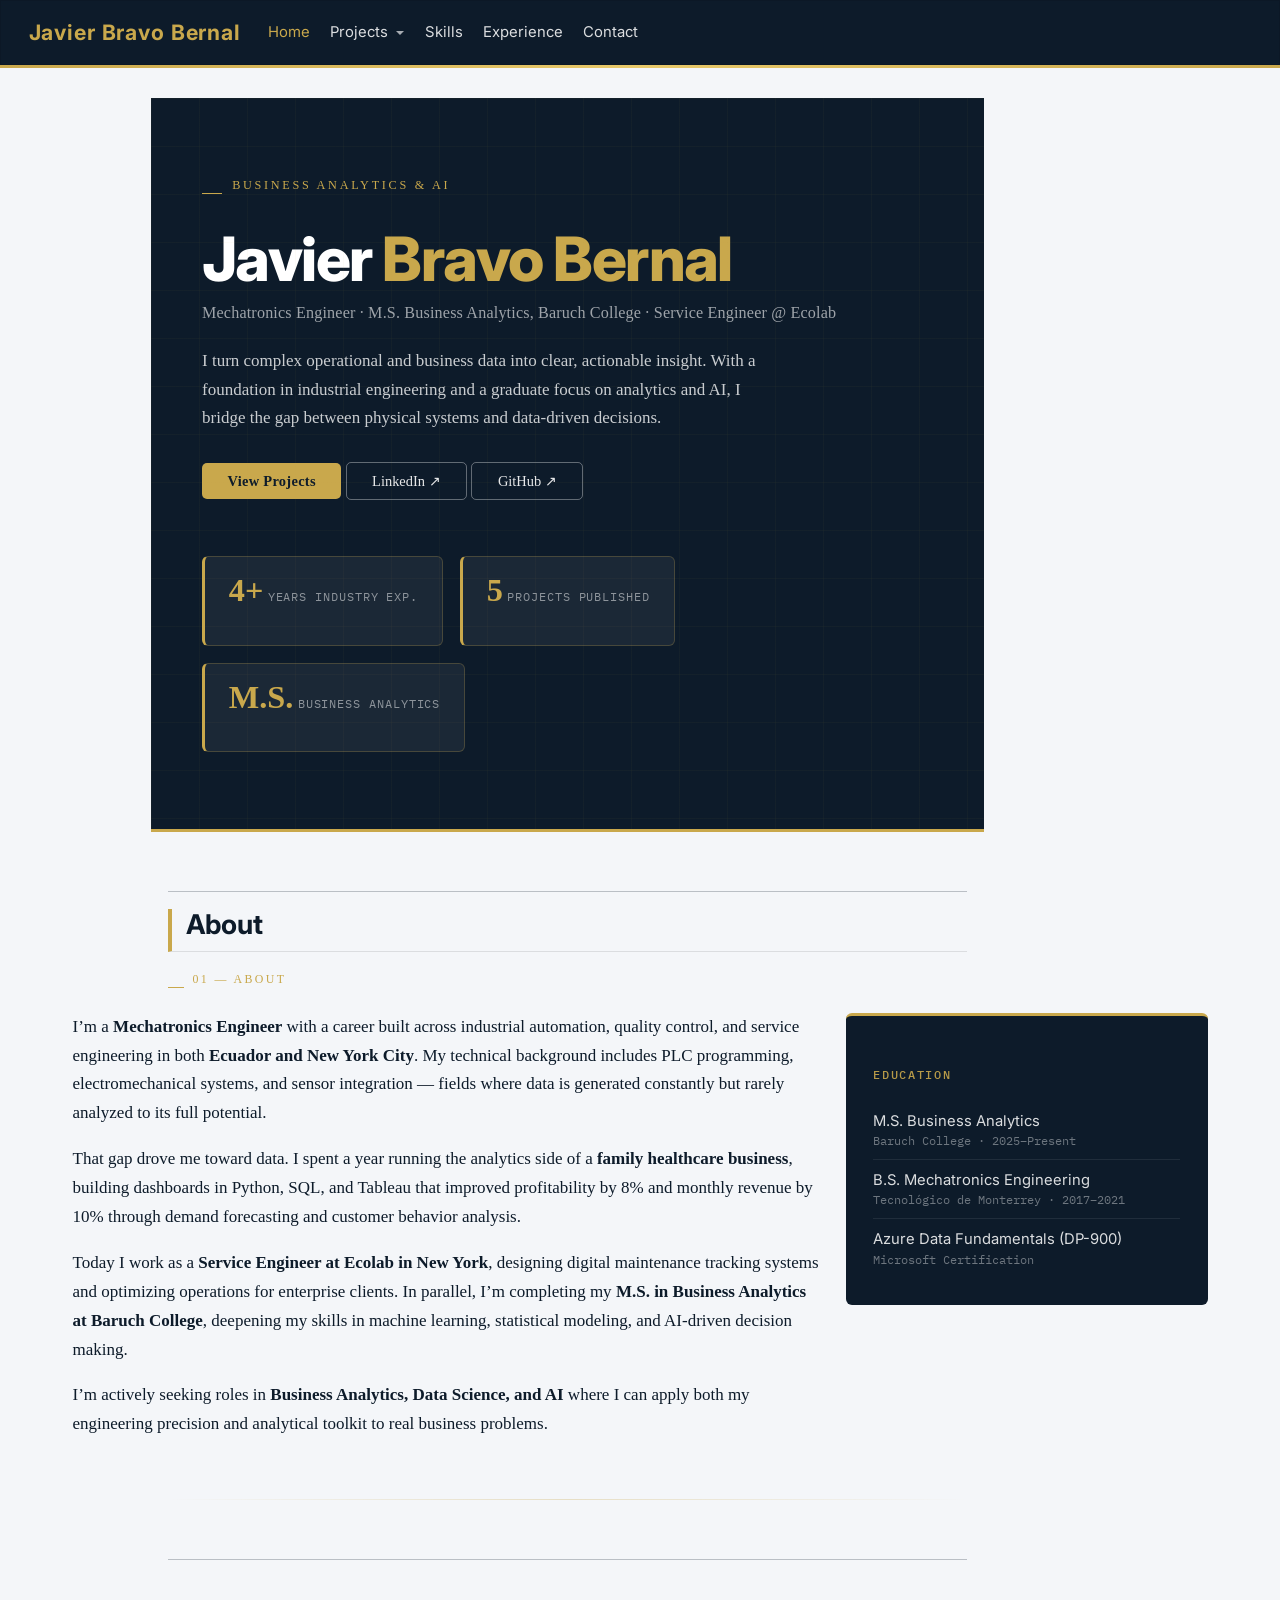
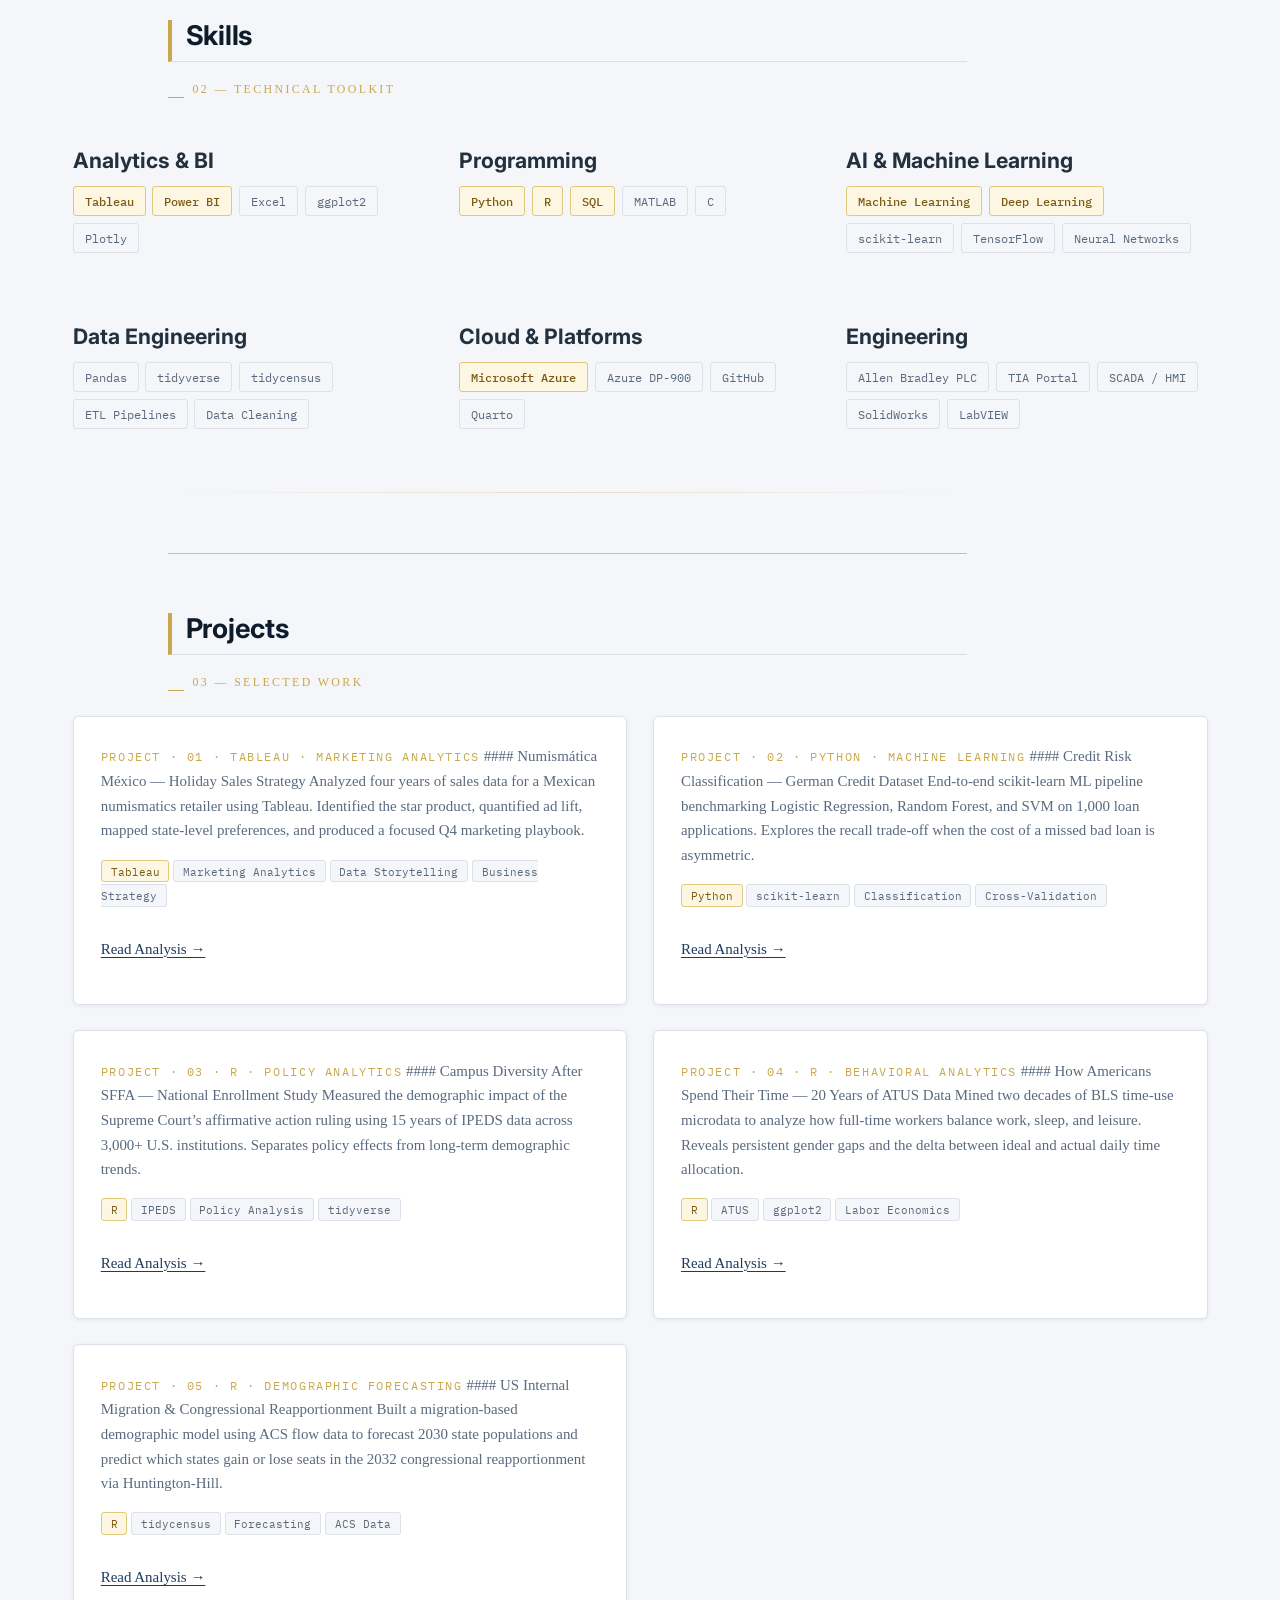
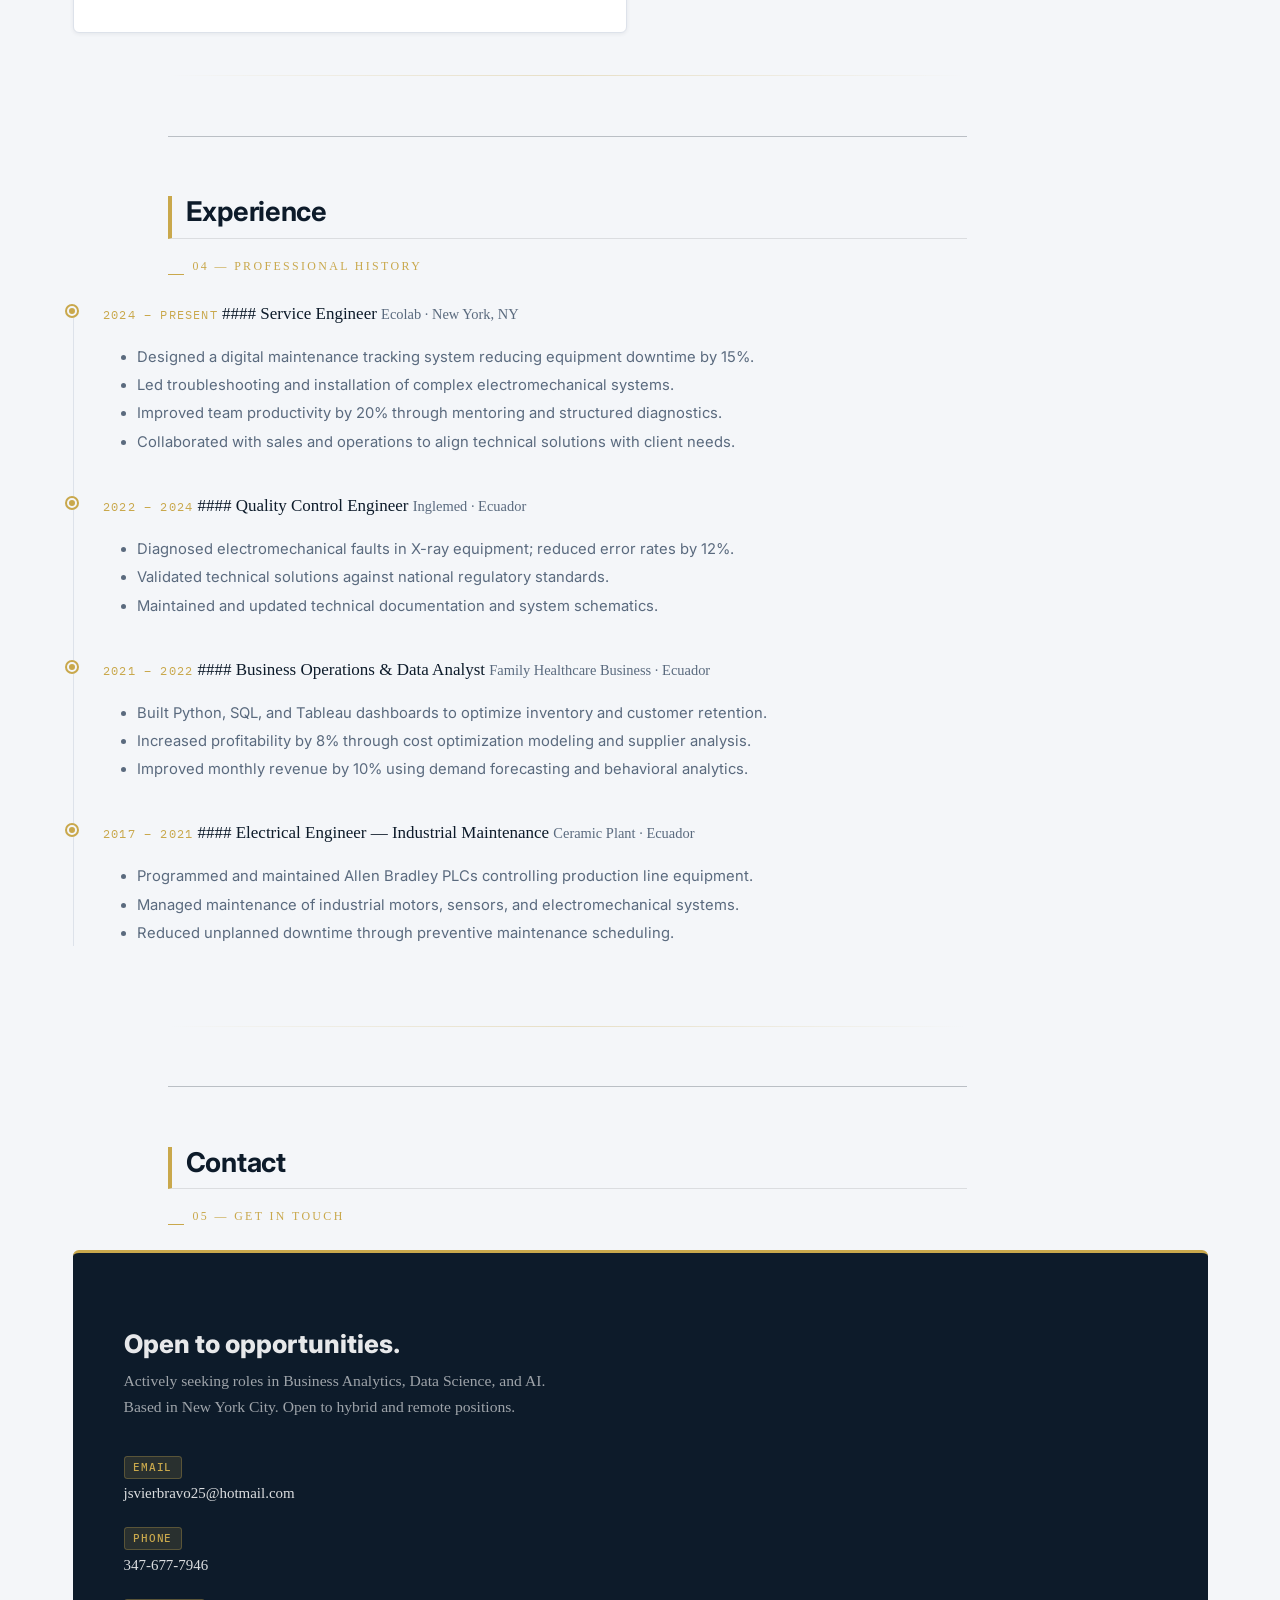
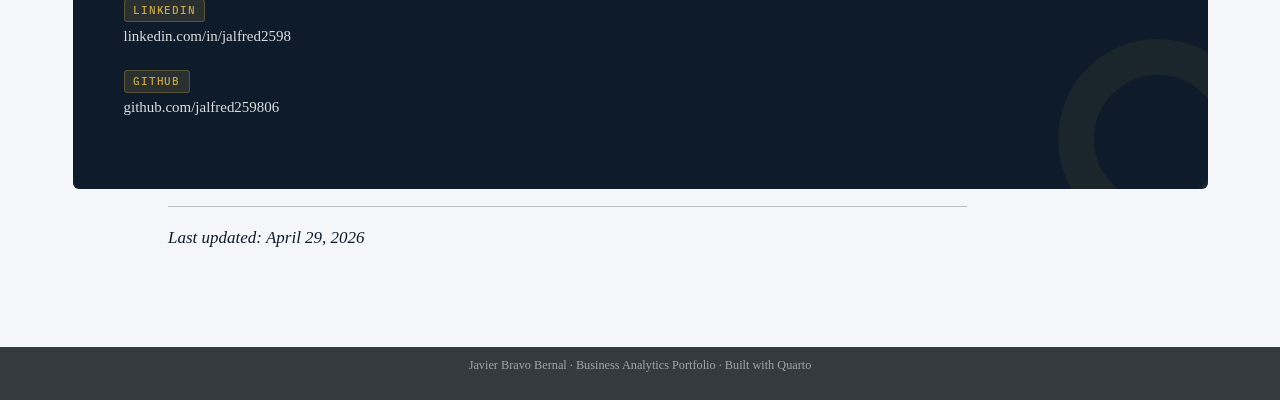
<file: docs/index.html>
<!DOCTYPE html>
<html xmlns="http://www.w3.org/1999/xhtml" lang="en" xml:lang="en"><head>

<meta charset="utf-8">
<meta name="generator" content="quarto-1.8.27">

<meta name="viewport" content="width=device-width, initial-scale=1.0, user-scalable=yes">


<title>Javier Bravo Bernal</title>
<style>
code{white-space: pre-wrap;}
span.smallcaps{font-variant: small-caps;}
div.columns{display: flex; gap: min(4vw, 1.5em);}
div.column{flex: auto; overflow-x: auto;}
div.hanging-indent{margin-left: 1.5em; text-indent: -1.5em;}
ul.task-list{list-style: none;}
ul.task-list li input[type="checkbox"] {
  width: 0.8em;
  margin: 0 0.8em 0.2em -1em; /* quarto-specific, see https://github.com/quarto-dev/quarto-cli/issues/4556 */ 
  vertical-align: middle;
}
</style>


<script src="site_libs/quarto-nav/quarto-nav.js"></script>
<script src="site_libs/quarto-nav/headroom.min.js"></script>
<script src="site_libs/clipboard/clipboard.min.js"></script>
<script src="site_libs/quarto-search/autocomplete.umd.js"></script>
<script src="site_libs/quarto-search/fuse.min.js"></script>
<script src="site_libs/quarto-search/quarto-search.js"></script>
<meta name="quarto:offset" content="./">
<script src="site_libs/quarto-html/quarto.js" type="module"></script>
<script src="site_libs/quarto-html/tabsets/tabsets.js" type="module"></script>
<script src="site_libs/quarto-html/axe/axe-check.js" type="module"></script>
<script src="site_libs/quarto-html/popper.min.js"></script>
<script src="site_libs/quarto-html/tippy.umd.min.js"></script>
<script src="site_libs/quarto-html/anchor.min.js"></script>
<link href="site_libs/quarto-html/tippy.css" rel="stylesheet">
<link href="site_libs/quarto-html/quarto-syntax-highlighting-8f78bad36740733fa4acb35e15e408cb.css" rel="stylesheet" id="quarto-text-highlighting-styles">
<script src="site_libs/bootstrap/bootstrap.min.js"></script>
<link href="site_libs/bootstrap/bootstrap-icons.css" rel="stylesheet">
<link href="site_libs/bootstrap/bootstrap-c3c9c04b2be52e41969054f776838d09.min.css" rel="stylesheet" append-hash="true" id="quarto-bootstrap" data-mode="light">
<script id="quarto-search-options" type="application/json">{
  "location": "navbar",
  "copy-button": false,
  "collapse-after": 3,
  "panel-placement": "end",
  "type": "overlay",
  "limit": 50,
  "keyboard-shortcut": [
    "f",
    "/",
    "s"
  ],
  "show-item-context": false,
  "language": {
    "search-no-results-text": "No results",
    "search-matching-documents-text": "matching documents",
    "search-copy-link-title": "Copy link to search",
    "search-hide-matches-text": "Hide additional matches",
    "search-more-match-text": "more match in this document",
    "search-more-matches-text": "more matches in this document",
    "search-clear-button-title": "Clear",
    "search-text-placeholder": "",
    "search-detached-cancel-button-title": "Cancel",
    "search-submit-button-title": "Submit",
    "search-label": "Search"
  }
}</script>


</head>

<body class="nav-fixed quarto-light">

<div id="quarto-search-results"></div>
  <header id="quarto-header" class="headroom fixed-top">
    <nav class="navbar navbar-expand-lg " data-bs-theme="dark">
      <div class="navbar-container container-fluid">
      <div class="navbar-brand-container mx-auto">
    <a class="navbar-brand" href="./index.html">
    <span class="navbar-title">Javier Bravo Bernal</span>
    </a>
  </div>
          <button class="navbar-toggler" type="button" data-bs-toggle="collapse" data-bs-target="#navbarCollapse" aria-controls="navbarCollapse" role="menu" aria-expanded="false" aria-label="Toggle navigation" onclick="if (window.quartoToggleHeadroom) { window.quartoToggleHeadroom(); }">
  <span class="navbar-toggler-icon"></span>
</button>
          <div class="collapse navbar-collapse" id="navbarCollapse">
            <ul class="navbar-nav navbar-nav-scroll me-auto">
  <li class="nav-item">
    <a class="nav-link active" href="./index.html" aria-current="page"> 
<span class="menu-text">Home</span></a>
  </li>  
  <li class="nav-item dropdown ">
    <a class="nav-link dropdown-toggle" href="#" id="nav-menu-projects" role="link" data-bs-toggle="dropdown" aria-expanded="false">
 <span class="menu-text">Projects</span>
    </a>
    <ul class="dropdown-menu" aria-labelledby="nav-menu-projects">    
        <li>
    <a class="dropdown-item" href="./projects/numismatica-mexico.html">
 <span class="dropdown-text">Numismática México — Sales Strategy</span></a>
  </li>  
        <li>
    <a class="dropdown-item" href="./projects/credit-risk.html">
 <span class="dropdown-text">Credit Risk Classification</span></a>
  </li>  
        <li>
    <a class="dropdown-item" href="./projects/mp01.html">
 <span class="dropdown-text">Campus Diversity After SFFA</span></a>
  </li>  
        <li>
    <a class="dropdown-item" href="./projects/mp02.html">
 <span class="dropdown-text">American Time Use Survey</span></a>
  </li>  
        <li>
    <a class="dropdown-item" href="./projects/mp03.html">
 <span class="dropdown-text">US Migration &amp; Reapportionment</span></a>
  </li>  
    </ul>
  </li>
  <li class="nav-item">
    <a class="nav-link" href="./index.html#skills"> 
<span class="menu-text">Skills</span></a>
  </li>  
  <li class="nav-item">
    <a class="nav-link" href="./index.html#experience"> 
<span class="menu-text">Experience</span></a>
  </li>  
  <li class="nav-item">
    <a class="nav-link" href="./index.html#contact"> 
<span class="menu-text">Contact</span></a>
  </li>  
</ul>
          </div> <!-- /navcollapse -->
            <div class="quarto-navbar-tools">
</div>
      </div> <!-- /container-fluid -->
    </nav>
</header>
<!-- content -->
<div id="quarto-content" class="quarto-container page-columns page-rows-contents page-layout-full page-navbar">
<!-- sidebar -->
<!-- margin-sidebar -->
    
<!-- main -->
<main class="content page-columns page-full column-body" id="quarto-document-content"><header id="title-block-header" class="quarto-title-block"></header>




<div class="hero-banner">
<div class="hero-eyebrow">
<p>Business Analytics &amp; AI</p>
</div>
<section id="javier-bravo-bernal" class="level1">
<h1>Javier <span style="color:#c9a84c">Bravo Bernal</span></h1>
<div class="hero-role">
<p>Mechatronics Engineer · M.S. Business Analytics, Baruch College · Service Engineer @ Ecolab</p>
</div>
<div class="hero-desc">
<p>I turn complex operational and business data into clear, actionable insight. With a foundation in industrial engineering and a graduate focus on analytics and AI, I bridge the gap between physical systems and data-driven decisions.</p>
</div>
<div class="hero-btns">
<p><a href="#projects" class="btn-hero-gold">View Projects</a> <a href="https://www.linkedin.com/in/jalfred2598/" class="btn-hero-outline" target="_blank">LinkedIn ↗</a> <a href="https://github.com/jalfred259806" class="btn-hero-outline" target="_blank">GitHub ↗</a></p>
</div>
<div class="stat-grid">
<div class="stat-item">
<p><span class="stat-num">4+</span> <span class="stat-label">Years Industry Exp.</span></p>
</div>
<div class="stat-item">
<p><span class="stat-num">5</span> <span class="stat-label">Projects Published</span></p>
</div>
<div class="stat-item">
<p><span class="stat-num">M.S.</span> <span class="stat-label">Business Analytics</span></p>
</div>
</div>
</section>
</div>
<hr>
<section id="about" class="level2 page-columns page-full">
<h2 class="anchored" data-anchor-id="about">About</h2>
<div class="eyebrow">
<p>01 — About</p>
</div>
<div class="column-page">
<div class="grid">
<div class="g-col-8">
<p>I’m a <strong>Mechatronics Engineer</strong> with a career built across industrial automation, quality control, and service engineering in both <strong>Ecuador and New York City</strong>. My technical background includes PLC programming, electromechanical systems, and sensor integration — fields where data is generated constantly but rarely analyzed to its full potential.</p>
<p>That gap drove me toward data. I spent a year running the analytics side of a <strong>family healthcare business</strong>, building dashboards in Python, SQL, and Tableau that improved profitability by 8% and monthly revenue by 10% through demand forecasting and customer behavior analysis.</p>
<p>Today I work as a <strong>Service Engineer at Ecolab in New York</strong>, designing digital maintenance tracking systems and optimizing operations for enterprise clients. In parallel, I’m completing my <strong>M.S. in Business Analytics at Baruch College</strong>, deepening my skills in machine learning, statistical modeling, and AI-driven decision making.</p>
<p>I’m actively seeking roles in <strong>Business Analytics, Data Science, and AI</strong> where I can apply both my engineering precision and analytical toolkit to real business problems.</p>
</div>
<div class="g-col-4">
<section id="education" class="level4 info-card">
<h4 class="anchored" data-anchor-id="education">Education</h4>
<ul>
<li>M.S. Business Analytics <em>Baruch College · 2025–Present</em></li>
<li>B.S. Mechatronics Engineering <em>Tecnológico de Monterrey · 2017–2021</em></li>
<li>Azure Data Fundamentals (DP-900) <em>Microsoft Certification</em></li>
</ul>
</section>
</div>
</div>
</div>
<div class="gold-divider">

</div>
<hr>
</section>
<section id="skills" class="level2 page-columns page-full">
<h2 class="anchored" data-anchor-id="skills">Skills</h2>
<div class="eyebrow">
<p>02 — Technical Toolkit</p>
</div>
<div class="column-page">
<div class="grid">
<section id="analytics-bi" class="level4 g-col-4">
<h4 class="anchored" data-anchor-id="analytics-bi">Analytics &amp; BI</h4>
<p><span class="skill-pill core">Tableau</span> <span class="skill-pill core">Power BI</span> <span class="skill-pill">Excel</span> <span class="skill-pill">ggplot2</span> <span class="skill-pill">Plotly</span></p>
</section>
<section id="programming" class="level4 g-col-4">
<h4 class="anchored" data-anchor-id="programming">Programming</h4>
<p><span class="skill-pill core">Python</span> <span class="skill-pill core">R</span> <span class="skill-pill core">SQL</span> <span class="skill-pill">MATLAB</span> <span class="skill-pill">C</span></p>
</section>
<section id="ai-machine-learning" class="level4 g-col-4">
<h4 class="anchored" data-anchor-id="ai-machine-learning">AI &amp; Machine Learning</h4>
<p><span class="skill-pill core">Machine Learning</span> <span class="skill-pill core">Deep Learning</span> <span class="skill-pill">scikit-learn</span> <span class="skill-pill">TensorFlow</span> <span class="skill-pill">Neural Networks</span></p>
</section>
<section id="data-engineering" class="level4 g-col-4">
<h4 class="anchored" data-anchor-id="data-engineering">Data Engineering</h4>
<p><span class="skill-pill">Pandas</span> <span class="skill-pill">tidyverse</span> <span class="skill-pill">tidycensus</span> <span class="skill-pill">ETL Pipelines</span> <span class="skill-pill">Data Cleaning</span></p>
</section>
<section id="cloud-platforms" class="level4 g-col-4">
<h4 class="anchored" data-anchor-id="cloud-platforms">Cloud &amp; Platforms</h4>
<p><span class="skill-pill core">Microsoft Azure</span> <span class="skill-pill">Azure DP-900</span> <span class="skill-pill">GitHub</span> <span class="skill-pill">Quarto</span></p>
</section>
<section id="engineering" class="level4 g-col-4">
<h4 class="anchored" data-anchor-id="engineering">Engineering</h4>
<p><span class="skill-pill">Allen Bradley PLC</span> <span class="skill-pill">TIA Portal</span> <span class="skill-pill">SCADA / HMI</span> <span class="skill-pill">SolidWorks</span> <span class="skill-pill">LabVIEW</span></p>
</section>
</div>
</div>
<div class="gold-divider">

</div>
<hr>
</section>
<section id="projects" class="level2 page-columns page-full">
<h2 class="anchored" data-anchor-id="projects">Projects</h2>
<div class="eyebrow">
<p>03 — Selected Work</p>
</div>
<div class="column-page">
<div class="grid">
<div class="g-col-6">
<div class="proj-card">
<p><span class="proj-num">Project · 01 · Tableau · Marketing Analytics</span> #### Numismática México — Holiday Sales Strategy Analyzed four years of sales data for a Mexican numismatics retailer using Tableau. Identified the star product, quantified ad lift, mapped state-level preferences, and produced a focused Q4 marketing playbook.</p>
<div class="proj-tags">
<p><span class="proj-tag gold">Tableau</span> <span class="proj-tag">Marketing Analytics</span> <span class="proj-tag">Data Storytelling</span> <span class="proj-tag">Business Strategy</span></p>
</div>
<p><a href="projects/numismatica-mexico.html" class="proj-link">Read Analysis →</a></p>
</div>
</div>
<div class="g-col-6">
<div class="proj-card">
<p><span class="proj-num">Project · 02 · Python · Machine Learning</span> #### Credit Risk Classification — German Credit Dataset End-to-end scikit-learn ML pipeline benchmarking Logistic Regression, Random Forest, and SVM on 1,000 loan applications. Explores the recall trade-off when the cost of a missed bad loan is asymmetric.</p>
<div class="proj-tags">
<p><span class="proj-tag gold">Python</span> <span class="proj-tag">scikit-learn</span> <span class="proj-tag">Classification</span> <span class="proj-tag">Cross-Validation</span></p>
</div>
<p><a href="projects/credit-risk.html" class="proj-link">Read Analysis →</a></p>
</div>
</div>
<div class="g-col-6">
<div class="proj-card">
<p><span class="proj-num">Project · 03 · R · Policy Analytics</span> #### Campus Diversity After SFFA — National Enrollment Study Measured the demographic impact of the Supreme Court’s affirmative action ruling using 15 years of IPEDS data across 3,000+ U.S. institutions. Separates policy effects from long-term demographic trends.</p>
<div class="proj-tags">
<p><span class="proj-tag gold">R</span> <span class="proj-tag">IPEDS</span> <span class="proj-tag">Policy Analysis</span> <span class="proj-tag">tidyverse</span></p>
</div>
<p><a href="projects/mp01.html" class="proj-link">Read Analysis →</a></p>
</div>
</div>
<div class="g-col-6">
<div class="proj-card">
<p><span class="proj-num">Project · 04 · R · Behavioral Analytics</span> #### How Americans Spend Their Time — 20 Years of ATUS Data Mined two decades of BLS time-use microdata to analyze how full-time workers balance work, sleep, and leisure. Reveals persistent gender gaps and the delta between ideal and actual daily time allocation.</p>
<div class="proj-tags">
<p><span class="proj-tag gold">R</span> <span class="proj-tag">ATUS</span> <span class="proj-tag">ggplot2</span> <span class="proj-tag">Labor Economics</span></p>
</div>
<p><a href="projects/mp02.html" class="proj-link">Read Analysis →</a></p>
</div>
</div>
<div class="g-col-6">
<div class="proj-card">
<p><span class="proj-num">Project · 05 · R · Demographic Forecasting</span> #### US Internal Migration &amp; Congressional Reapportionment Built a migration-based demographic model using ACS flow data to forecast 2030 state populations and predict which states gain or lose seats in the 2032 congressional reapportionment via Huntington-Hill.</p>
<div class="proj-tags">
<p><span class="proj-tag gold">R</span> <span class="proj-tag">tidycensus</span> <span class="proj-tag">Forecasting</span> <span class="proj-tag">ACS Data</span></p>
</div>
<p><a href="projects/mp03.html" class="proj-link">Read Analysis →</a></p>
</div>
</div>
</div>
</div>
<div class="gold-divider">

</div>
<hr>
</section>
<section id="experience" class="level2 page-columns page-full">
<h2 class="anchored" data-anchor-id="experience">Experience</h2>
<div class="eyebrow">
<p>04 — Professional History</p>
</div>
<div class="column-page">
<div class="timeline">
<div class="tl-item">
<p><span class="tl-date">2024 – Present</span> #### Service Engineer <span class="tl-company">Ecolab · New York, NY</span></p>
<ul>
<li>Designed a digital maintenance tracking system reducing equipment downtime by 15%.</li>
<li>Led troubleshooting and installation of complex electromechanical systems.</li>
<li>Improved team productivity by 20% through mentoring and structured diagnostics.</li>
<li>Collaborated with sales and operations to align technical solutions with client needs.</li>
</ul>
</div>
<div class="tl-item">
<p><span class="tl-date">2022 – 2024</span> #### Quality Control Engineer <span class="tl-company">Inglemed · Ecuador</span></p>
<ul>
<li>Diagnosed electromechanical faults in X-ray equipment; reduced error rates by 12%.</li>
<li>Validated technical solutions against national regulatory standards.</li>
<li>Maintained and updated technical documentation and system schematics.</li>
</ul>
</div>
<div class="tl-item">
<p><span class="tl-date">2021 – 2022</span> #### Business Operations &amp; Data Analyst <span class="tl-company">Family Healthcare Business · Ecuador</span></p>
<ul>
<li>Built Python, SQL, and Tableau dashboards to optimize inventory and customer retention.</li>
<li>Increased profitability by 8% through cost optimization modeling and supplier analysis.</li>
<li>Improved monthly revenue by 10% using demand forecasting and behavioral analytics.</li>
</ul>
</div>
<div class="tl-item">
<p><span class="tl-date">2017 – 2021</span> #### Electrical Engineer — Industrial Maintenance <span class="tl-company">Ceramic Plant · Ecuador</span></p>
<ul>
<li>Programmed and maintained Allen Bradley PLCs controlling production line equipment.</li>
<li>Managed maintenance of industrial motors, sensors, and electromechanical systems.</li>
<li>Reduced unplanned downtime through preventive maintenance scheduling.</li>
</ul>
</div>
</div>
</div>
<div class="gold-divider">

</div>
<hr>
</section>
<section id="contact" class="level2 page-columns page-full">
<h2 class="anchored" data-anchor-id="contact">Contact</h2>
<div class="eyebrow">
<p>05 — Get In Touch</p>
</div>
<div class="column-page">
<section id="open-to-opportunities." class="level3 contact-panel">
<h3 class="anchored" data-anchor-id="open-to-opportunities.">Open to opportunities.</h3>
<div class="contact-sub">
<p>Actively seeking roles in Business Analytics, Data Science, and AI.<br>
Based in New York City. Open to hybrid and remote positions.</p>
</div>
<p><span class="c-badge">Email</span> <a href="mailto:jsvierbravo25@hotmail.com" class="c-link">jsvierbravo25@hotmail.com</a></p>
<p><span class="c-badge">Phone</span> <a href="tel:+13476777946" class="c-link">347-677-7946</a></p>
<p><span class="c-badge">LinkedIn</span> <a href="https://www.linkedin.com/in/jalfred2598/" class="c-link" target="_blank">linkedin.com/in/jalfred2598</a></p>
<p><span class="c-badge">GitHub</span> <a href="https://github.com/jalfred259806" class="c-link" target="_blank">github.com/jalfred259806</a></p>
</section>
</div>
<hr>
<p><em>Last updated: April 29, 2026</em></p>


</section>

</main> <!-- /main -->
<script id="quarto-html-after-body" type="application/javascript">
  window.document.addEventListener("DOMContentLoaded", function (event) {
    const icon = "";
    const anchorJS = new window.AnchorJS();
    anchorJS.options = {
      placement: 'right',
      icon: icon
    };
    anchorJS.add('.anchored');
    const isCodeAnnotation = (el) => {
      for (const clz of el.classList) {
        if (clz.startsWith('code-annotation-')) {                     
          return true;
        }
      }
      return false;
    }
    const onCopySuccess = function(e) {
      // button target
      const button = e.trigger;
      // don't keep focus
      button.blur();
      // flash "checked"
      button.classList.add('code-copy-button-checked');
      var currentTitle = button.getAttribute("title");
      button.setAttribute("title", "Copied!");
      let tooltip;
      if (window.bootstrap) {
        button.setAttribute("data-bs-toggle", "tooltip");
        button.setAttribute("data-bs-placement", "left");
        button.setAttribute("data-bs-title", "Copied!");
        tooltip = new bootstrap.Tooltip(button, 
          { trigger: "manual", 
            customClass: "code-copy-button-tooltip",
            offset: [0, -8]});
        tooltip.show();    
      }
      setTimeout(function() {
        if (tooltip) {
          tooltip.hide();
          button.removeAttribute("data-bs-title");
          button.removeAttribute("data-bs-toggle");
          button.removeAttribute("data-bs-placement");
        }
        button.setAttribute("title", currentTitle);
        button.classList.remove('code-copy-button-checked');
      }, 1000);
      // clear code selection
      e.clearSelection();
    }
    const getTextToCopy = function(trigger) {
      const outerScaffold = trigger.parentElement.cloneNode(true);
      const codeEl = outerScaffold.querySelector('code');
      for (const childEl of codeEl.children) {
        if (isCodeAnnotation(childEl)) {
          childEl.remove();
        }
      }
      return codeEl.innerText;
    }
    const clipboard = new window.ClipboardJS('.code-copy-button:not([data-in-quarto-modal])', {
      text: getTextToCopy
    });
    clipboard.on('success', onCopySuccess);
    if (window.document.getElementById('quarto-embedded-source-code-modal')) {
      const clipboardModal = new window.ClipboardJS('.code-copy-button[data-in-quarto-modal]', {
        text: getTextToCopy,
        container: window.document.getElementById('quarto-embedded-source-code-modal')
      });
      clipboardModal.on('success', onCopySuccess);
    }
      var localhostRegex = new RegExp(/^(?:http|https):\/\/localhost\:?[0-9]*\//);
      var mailtoRegex = new RegExp(/^mailto:/);
        var filterRegex = new RegExp("https:\/\/jalfred259806\.github\.io\/portfolio\/");
      var isInternal = (href) => {
          return filterRegex.test(href) || localhostRegex.test(href) || mailtoRegex.test(href);
      }
      // Inspect non-navigation links and adorn them if external
     var links = window.document.querySelectorAll('a[href]:not(.nav-link):not(.navbar-brand):not(.toc-action):not(.sidebar-link):not(.sidebar-item-toggle):not(.pagination-link):not(.no-external):not([aria-hidden]):not(.dropdown-item):not(.quarto-navigation-tool):not(.about-link)');
      for (var i=0; i<links.length; i++) {
        const link = links[i];
        if (!isInternal(link.href)) {
          // undo the damage that might have been done by quarto-nav.js in the case of
          // links that we want to consider external
          if (link.dataset.originalHref !== undefined) {
            link.href = link.dataset.originalHref;
          }
        }
      }
    function tippyHover(el, contentFn, onTriggerFn, onUntriggerFn) {
      const config = {
        allowHTML: true,
        maxWidth: 500,
        delay: 100,
        arrow: false,
        appendTo: function(el) {
            return el.parentElement;
        },
        interactive: true,
        interactiveBorder: 10,
        theme: 'quarto',
        placement: 'bottom-start',
      };
      if (contentFn) {
        config.content = contentFn;
      }
      if (onTriggerFn) {
        config.onTrigger = onTriggerFn;
      }
      if (onUntriggerFn) {
        config.onUntrigger = onUntriggerFn;
      }
      window.tippy(el, config); 
    }
    const noterefs = window.document.querySelectorAll('a[role="doc-noteref"]');
    for (var i=0; i<noterefs.length; i++) {
      const ref = noterefs[i];
      tippyHover(ref, function() {
        // use id or data attribute instead here
        let href = ref.getAttribute('data-footnote-href') || ref.getAttribute('href');
        try { href = new URL(href).hash; } catch {}
        const id = href.replace(/^#\/?/, "");
        const note = window.document.getElementById(id);
        if (note) {
          return note.innerHTML;
        } else {
          return "";
        }
      });
    }
    const xrefs = window.document.querySelectorAll('a.quarto-xref');
    const processXRef = (id, note) => {
      // Strip column container classes
      const stripColumnClz = (el) => {
        el.classList.remove("page-full", "page-columns");
        if (el.children) {
          for (const child of el.children) {
            stripColumnClz(child);
          }
        }
      }
      stripColumnClz(note)
      if (id === null || id.startsWith('sec-')) {
        // Special case sections, only their first couple elements
        const container = document.createElement("div");
        if (note.children && note.children.length > 2) {
          container.appendChild(note.children[0].cloneNode(true));
          for (let i = 1; i < note.children.length; i++) {
            const child = note.children[i];
            if (child.tagName === "P" && child.innerText === "") {
              continue;
            } else {
              container.appendChild(child.cloneNode(true));
              break;
            }
          }
          if (window.Quarto?.typesetMath) {
            window.Quarto.typesetMath(container);
          }
          return container.innerHTML
        } else {
          if (window.Quarto?.typesetMath) {
            window.Quarto.typesetMath(note);
          }
          return note.innerHTML;
        }
      } else {
        // Remove any anchor links if they are present
        const anchorLink = note.querySelector('a.anchorjs-link');
        if (anchorLink) {
          anchorLink.remove();
        }
        if (window.Quarto?.typesetMath) {
          window.Quarto.typesetMath(note);
        }
        if (note.classList.contains("callout")) {
          return note.outerHTML;
        } else {
          return note.innerHTML;
        }
      }
    }
    for (var i=0; i<xrefs.length; i++) {
      const xref = xrefs[i];
      tippyHover(xref, undefined, function(instance) {
        instance.disable();
        let url = xref.getAttribute('href');
        let hash = undefined; 
        if (url.startsWith('#')) {
          hash = url;
        } else {
          try { hash = new URL(url).hash; } catch {}
        }
        if (hash) {
          const id = hash.replace(/^#\/?/, "");
          const note = window.document.getElementById(id);
          if (note !== null) {
            try {
              const html = processXRef(id, note.cloneNode(true));
              instance.setContent(html);
            } finally {
              instance.enable();
              instance.show();
            }
          } else {
            // See if we can fetch this
            fetch(url.split('#')[0])
            .then(res => res.text())
            .then(html => {
              const parser = new DOMParser();
              const htmlDoc = parser.parseFromString(html, "text/html");
              const note = htmlDoc.getElementById(id);
              if (note !== null) {
                const html = processXRef(id, note);
                instance.setContent(html);
              } 
            }).finally(() => {
              instance.enable();
              instance.show();
            });
          }
        } else {
          // See if we can fetch a full url (with no hash to target)
          // This is a special case and we should probably do some content thinning / targeting
          fetch(url)
          .then(res => res.text())
          .then(html => {
            const parser = new DOMParser();
            const htmlDoc = parser.parseFromString(html, "text/html");
            const note = htmlDoc.querySelector('main.content');
            if (note !== null) {
              // This should only happen for chapter cross references
              // (since there is no id in the URL)
              // remove the first header
              if (note.children.length > 0 && note.children[0].tagName === "HEADER") {
                note.children[0].remove();
              }
              const html = processXRef(null, note);
              instance.setContent(html);
            } 
          }).finally(() => {
            instance.enable();
            instance.show();
          });
        }
      }, function(instance) {
      });
    }
        let selectedAnnoteEl;
        const selectorForAnnotation = ( cell, annotation) => {
          let cellAttr = 'data-code-cell="' + cell + '"';
          let lineAttr = 'data-code-annotation="' +  annotation + '"';
          const selector = 'span[' + cellAttr + '][' + lineAttr + ']';
          return selector;
        }
        const selectCodeLines = (annoteEl) => {
          const doc = window.document;
          const targetCell = annoteEl.getAttribute("data-target-cell");
          const targetAnnotation = annoteEl.getAttribute("data-target-annotation");
          const annoteSpan = window.document.querySelector(selectorForAnnotation(targetCell, targetAnnotation));
          const lines = annoteSpan.getAttribute("data-code-lines").split(",");
          const lineIds = lines.map((line) => {
            return targetCell + "-" + line;
          })
          let top = null;
          let height = null;
          let parent = null;
          if (lineIds.length > 0) {
              //compute the position of the single el (top and bottom and make a div)
              const el = window.document.getElementById(lineIds[0]);
              top = el.offsetTop;
              height = el.offsetHeight;
              parent = el.parentElement.parentElement;
            if (lineIds.length > 1) {
              const lastEl = window.document.getElementById(lineIds[lineIds.length - 1]);
              const bottom = lastEl.offsetTop + lastEl.offsetHeight;
              height = bottom - top;
            }
            if (top !== null && height !== null && parent !== null) {
              // cook up a div (if necessary) and position it 
              let div = window.document.getElementById("code-annotation-line-highlight");
              if (div === null) {
                div = window.document.createElement("div");
                div.setAttribute("id", "code-annotation-line-highlight");
                div.style.position = 'absolute';
                parent.appendChild(div);
              }
              div.style.top = top - 2 + "px";
              div.style.height = height + 4 + "px";
              div.style.left = 0;
              let gutterDiv = window.document.getElementById("code-annotation-line-highlight-gutter");
              if (gutterDiv === null) {
                gutterDiv = window.document.createElement("div");
                gutterDiv.setAttribute("id", "code-annotation-line-highlight-gutter");
                gutterDiv.style.position = 'absolute';
                const codeCell = window.document.getElementById(targetCell);
                const gutter = codeCell.querySelector('.code-annotation-gutter');
                gutter.appendChild(gutterDiv);
              }
              gutterDiv.style.top = top - 2 + "px";
              gutterDiv.style.height = height + 4 + "px";
            }
            selectedAnnoteEl = annoteEl;
          }
        };
        const unselectCodeLines = () => {
          const elementsIds = ["code-annotation-line-highlight", "code-annotation-line-highlight-gutter"];
          elementsIds.forEach((elId) => {
            const div = window.document.getElementById(elId);
            if (div) {
              div.remove();
            }
          });
          selectedAnnoteEl = undefined;
        };
          // Handle positioning of the toggle
      window.addEventListener(
        "resize",
        throttle(() => {
          elRect = undefined;
          if (selectedAnnoteEl) {
            selectCodeLines(selectedAnnoteEl);
          }
        }, 10)
      );
      function throttle(fn, ms) {
      let throttle = false;
      let timer;
        return (...args) => {
          if(!throttle) { // first call gets through
              fn.apply(this, args);
              throttle = true;
          } else { // all the others get throttled
              if(timer) clearTimeout(timer); // cancel #2
              timer = setTimeout(() => {
                fn.apply(this, args);
                timer = throttle = false;
              }, ms);
          }
        };
      }
        // Attach click handler to the DT
        const annoteDls = window.document.querySelectorAll('dt[data-target-cell]');
        for (const annoteDlNode of annoteDls) {
          annoteDlNode.addEventListener('click', (event) => {
            const clickedEl = event.target;
            if (clickedEl !== selectedAnnoteEl) {
              unselectCodeLines();
              const activeEl = window.document.querySelector('dt[data-target-cell].code-annotation-active');
              if (activeEl) {
                activeEl.classList.remove('code-annotation-active');
              }
              selectCodeLines(clickedEl);
              clickedEl.classList.add('code-annotation-active');
            } else {
              // Unselect the line
              unselectCodeLines();
              clickedEl.classList.remove('code-annotation-active');
            }
          });
        }
    const findCites = (el) => {
      const parentEl = el.parentElement;
      if (parentEl) {
        const cites = parentEl.dataset.cites;
        if (cites) {
          return {
            el,
            cites: cites.split(' ')
          };
        } else {
          return findCites(el.parentElement)
        }
      } else {
        return undefined;
      }
    };
    var bibliorefs = window.document.querySelectorAll('a[role="doc-biblioref"]');
    for (var i=0; i<bibliorefs.length; i++) {
      const ref = bibliorefs[i];
      const citeInfo = findCites(ref);
      if (citeInfo) {
        tippyHover(citeInfo.el, function() {
          var popup = window.document.createElement('div');
          citeInfo.cites.forEach(function(cite) {
            var citeDiv = window.document.createElement('div');
            citeDiv.classList.add('hanging-indent');
            citeDiv.classList.add('csl-entry');
            var biblioDiv = window.document.getElementById('ref-' + cite);
            if (biblioDiv) {
              citeDiv.innerHTML = biblioDiv.innerHTML;
            }
            popup.appendChild(citeDiv);
          });
          return popup.innerHTML;
        });
      }
    }
  });
  </script>
</div> <!-- /content -->
<footer class="footer">
  <div class="nav-footer">
    <div class="nav-footer-left">
      &nbsp;
    </div>   
    <div class="nav-footer-center">
<p>Javier Bravo Bernal · Business Analytics Portfolio · Built with Quarto</p>
</div>
    <div class="nav-footer-right">
      &nbsp;
    </div>
  </div>
</footer>




</body></html>
</file>
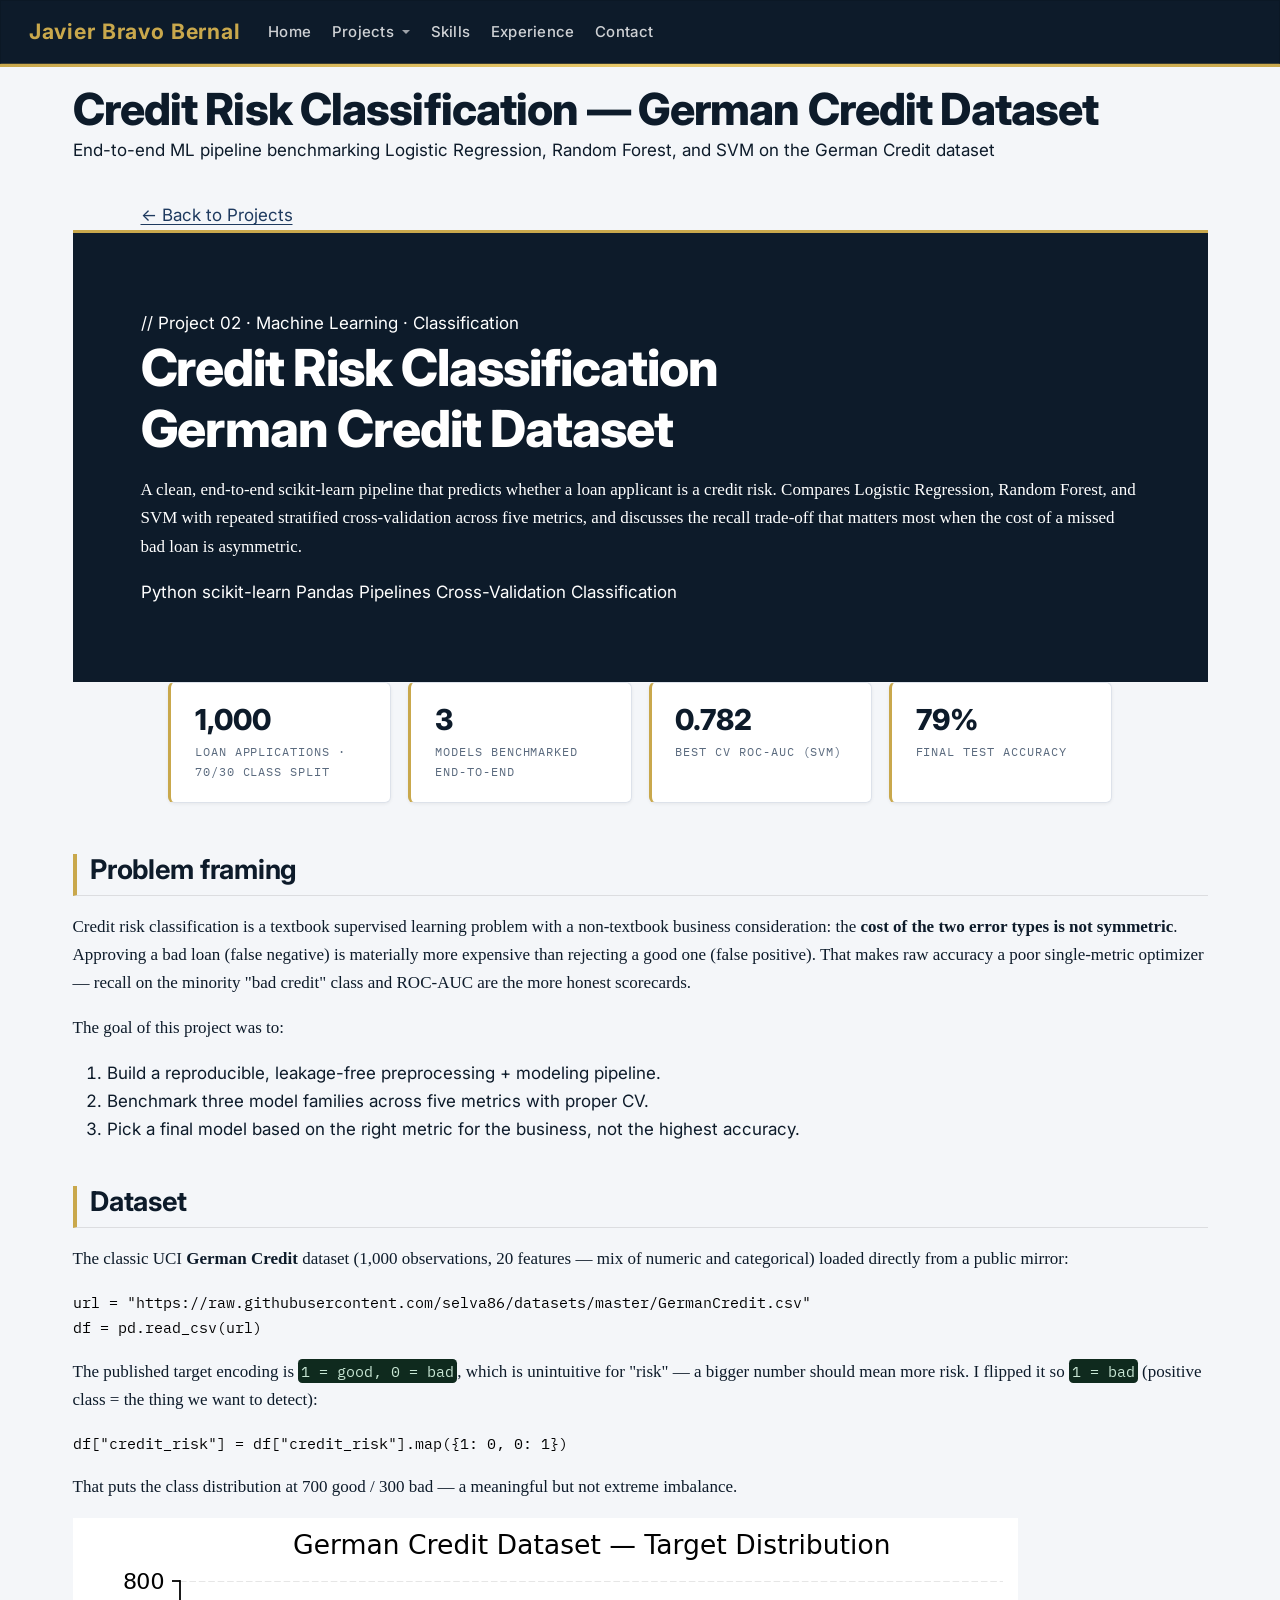
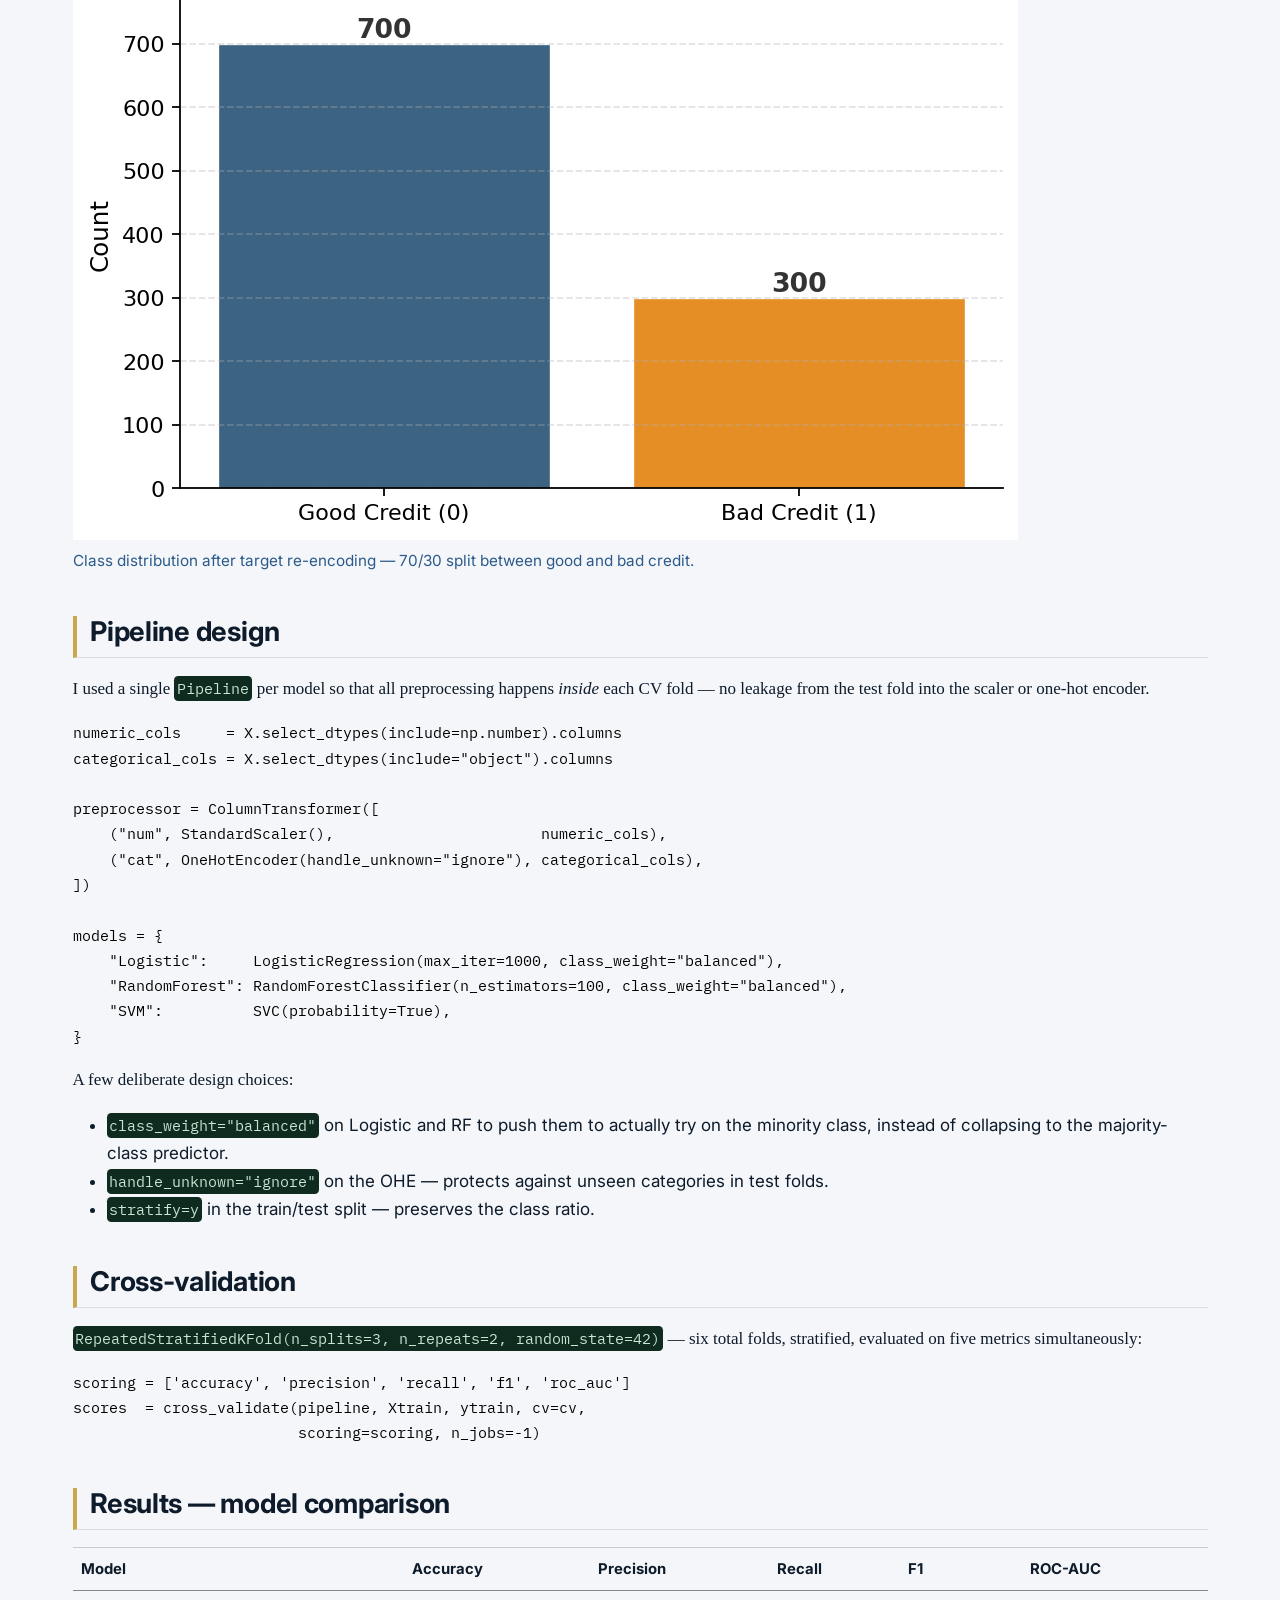
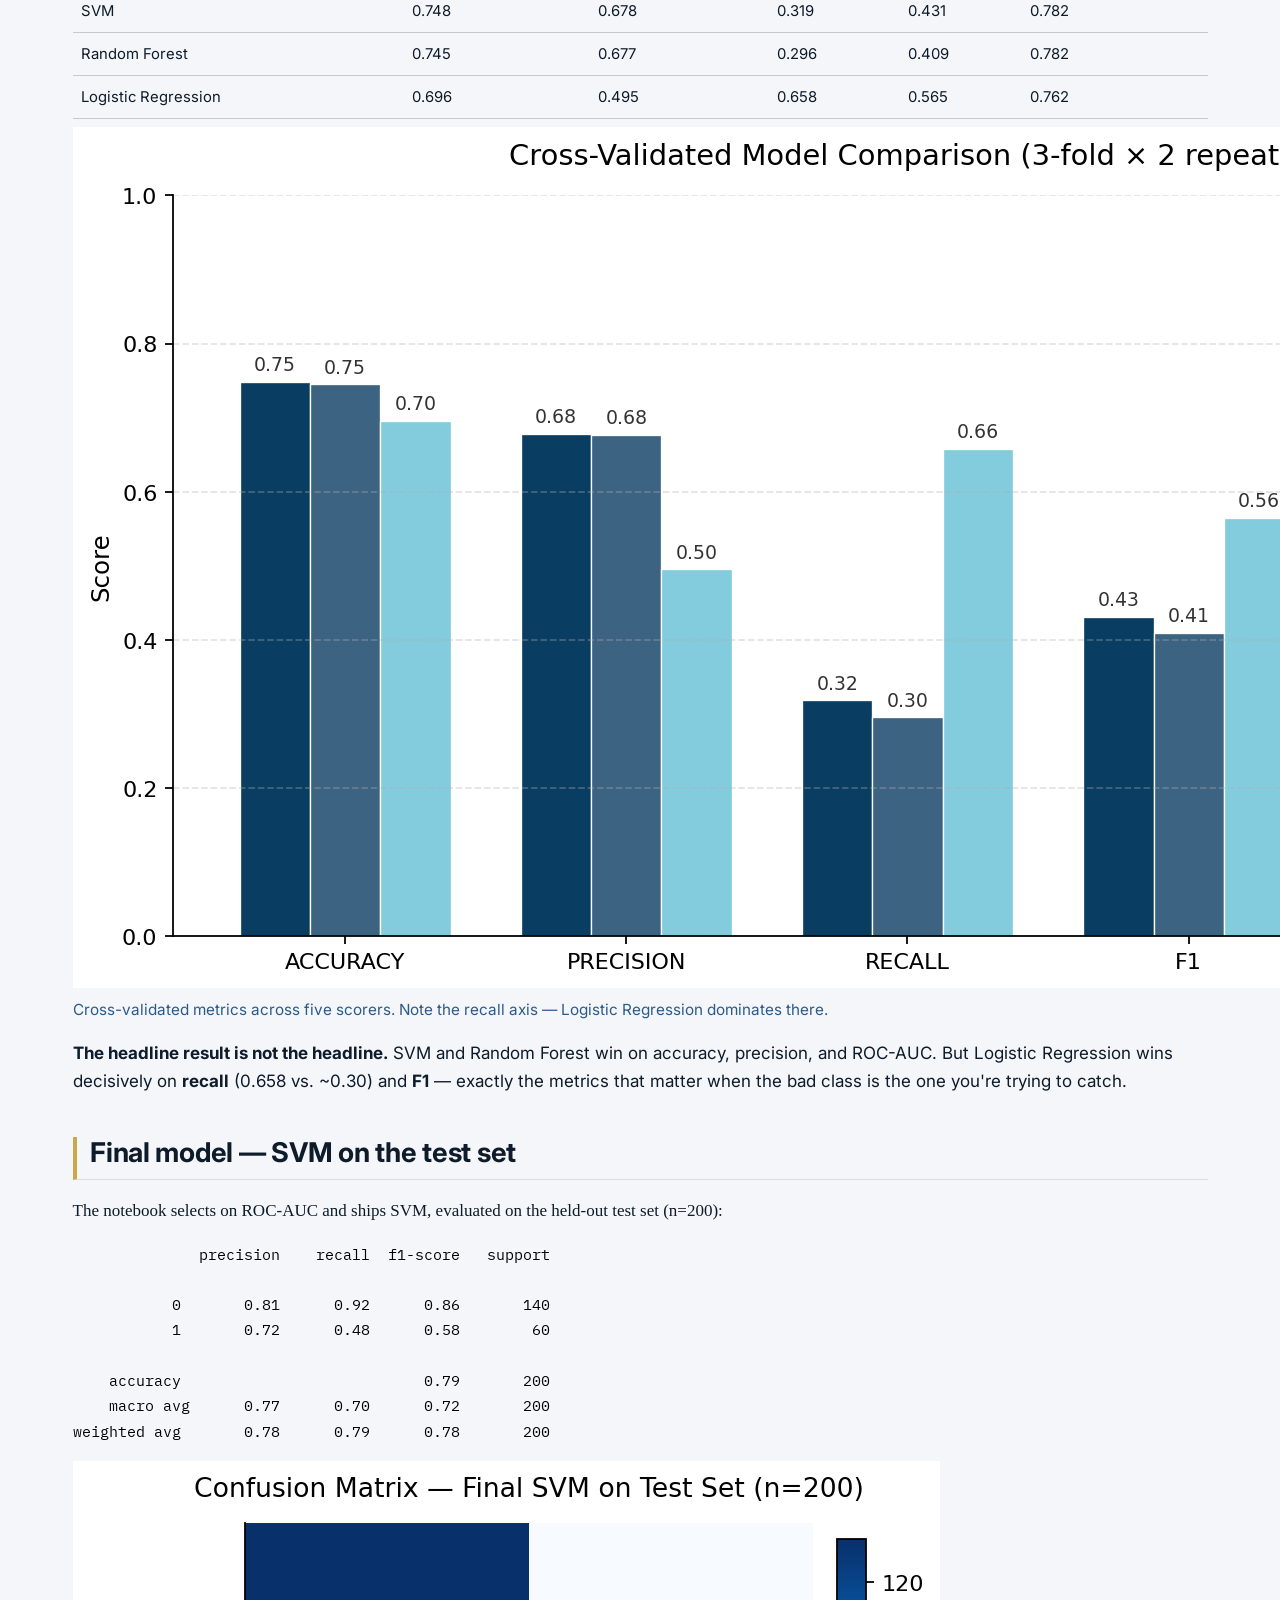
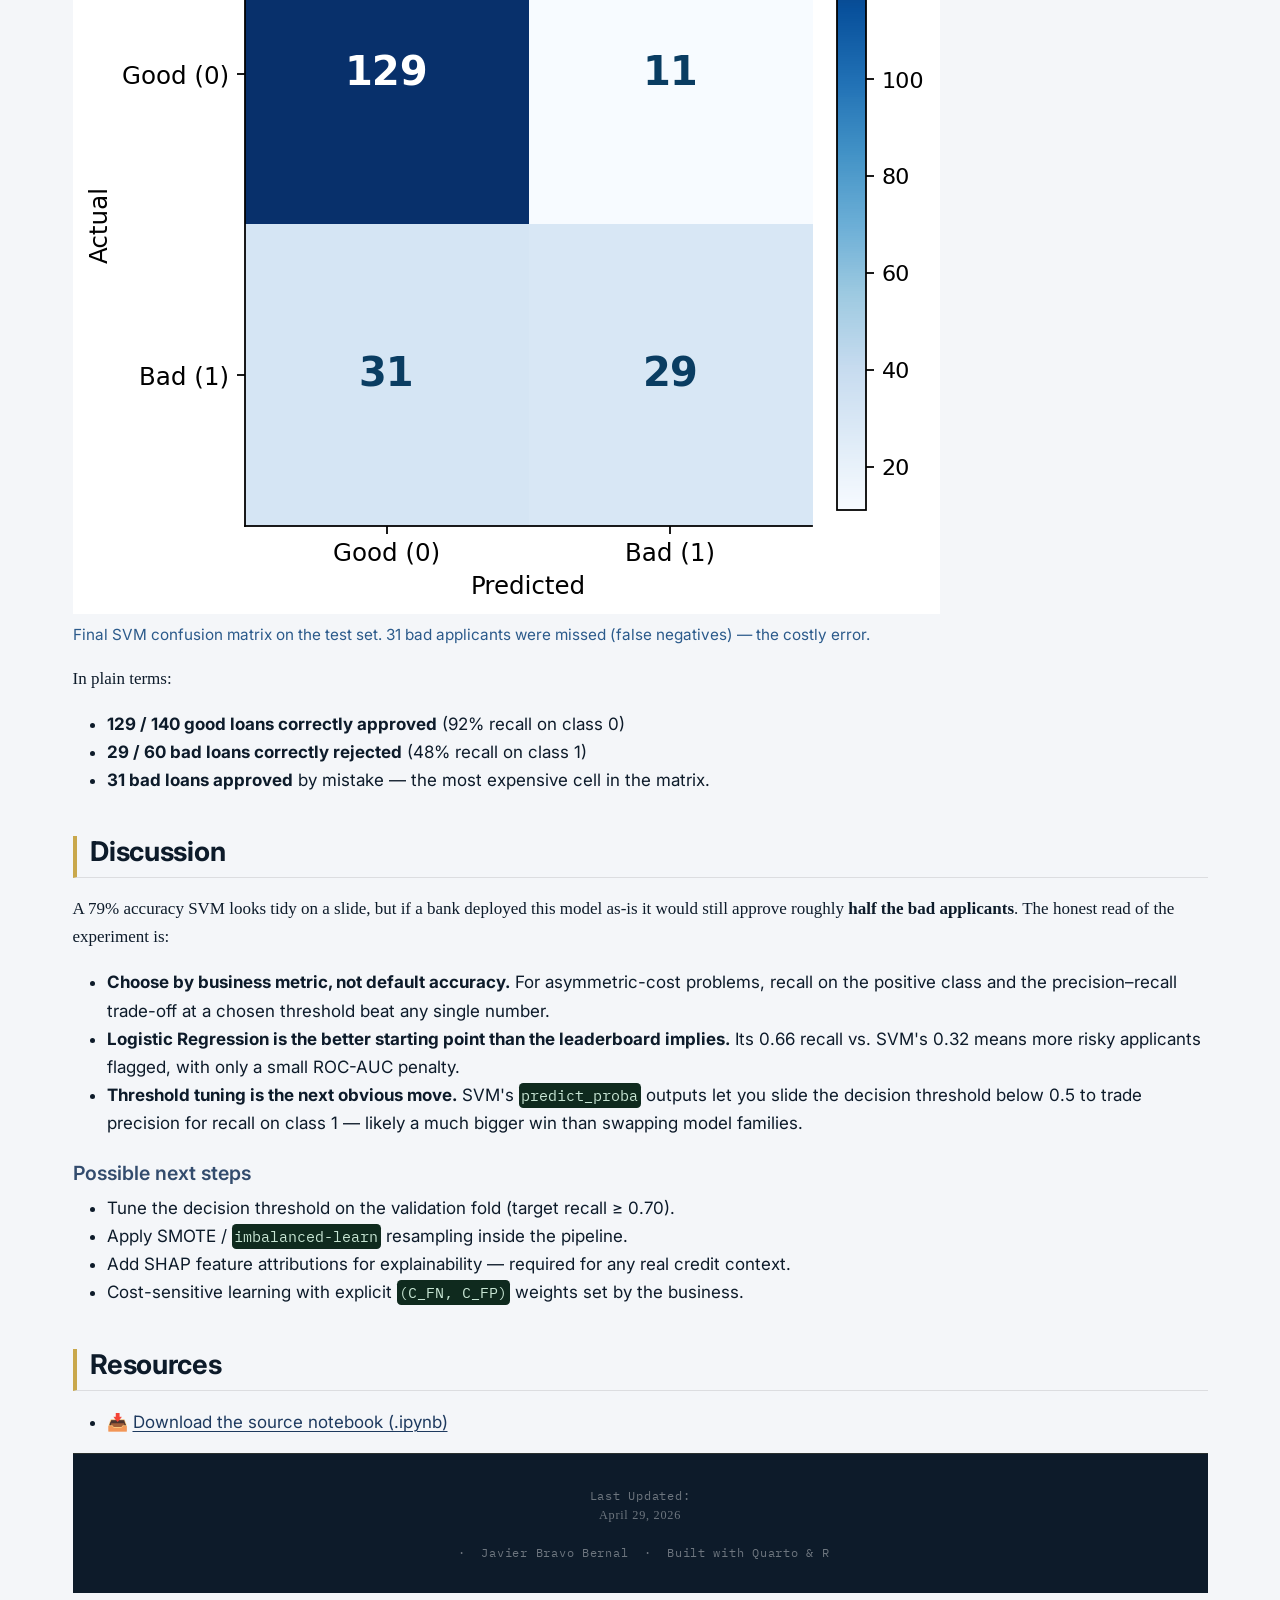
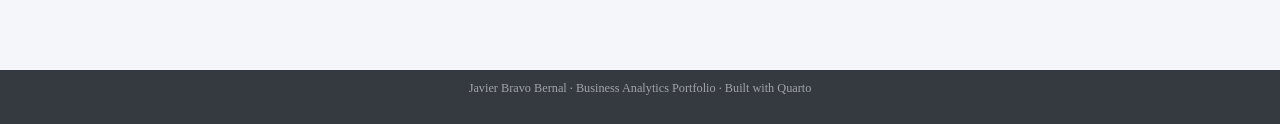
<file: docs/projects/credit-risk.html>
<!DOCTYPE html>
<html xmlns="http://www.w3.org/1999/xhtml" lang="en" xml:lang="en"><head>

<meta charset="utf-8">
<meta name="generator" content="quarto-1.8.27">

<meta name="viewport" content="width=device-width, initial-scale=1.0, user-scalable=yes">

<meta name="description" content="End-to-end ML pipeline benchmarking Logistic Regression, Random Forest, and SVM on the German Credit dataset">

<title>Credit Risk Classification — German Credit Dataset – Javier Bravo Bernal</title>
<style>
code{white-space: pre-wrap;}
span.smallcaps{font-variant: small-caps;}
div.columns{display: flex; gap: min(4vw, 1.5em);}
div.column{flex: auto; overflow-x: auto;}
div.hanging-indent{margin-left: 1.5em; text-indent: -1.5em;}
ul.task-list{list-style: none;}
ul.task-list li input[type="checkbox"] {
  width: 0.8em;
  margin: 0 0.8em 0.2em -1em; /* quarto-specific, see https://github.com/quarto-dev/quarto-cli/issues/4556 */ 
  vertical-align: middle;
}
</style>


<script src="../site_libs/quarto-nav/quarto-nav.js"></script>
<script src="../site_libs/quarto-nav/headroom.min.js"></script>
<script src="../site_libs/clipboard/clipboard.min.js"></script>
<script src="../site_libs/quarto-search/autocomplete.umd.js"></script>
<script src="../site_libs/quarto-search/fuse.min.js"></script>
<script src="../site_libs/quarto-search/quarto-search.js"></script>
<meta name="quarto:offset" content="../">
<script src="../site_libs/quarto-html/quarto.js" type="module"></script>
<script src="../site_libs/quarto-html/tabsets/tabsets.js" type="module"></script>
<script src="../site_libs/quarto-html/axe/axe-check.js" type="module"></script>
<script src="../site_libs/quarto-html/popper.min.js"></script>
<script src="../site_libs/quarto-html/tippy.umd.min.js"></script>
<script src="../site_libs/quarto-html/anchor.min.js"></script>
<link href="../site_libs/quarto-html/tippy.css" rel="stylesheet">
<link href="../site_libs/quarto-html/quarto-syntax-highlighting-8f78bad36740733fa4acb35e15e408cb.css" rel="stylesheet" id="quarto-text-highlighting-styles">
<script src="../site_libs/bootstrap/bootstrap.min.js"></script>
<link href="../site_libs/bootstrap/bootstrap-icons.css" rel="stylesheet">
<link href="../site_libs/bootstrap/bootstrap-c3c9c04b2be52e41969054f776838d09.min.css" rel="stylesheet" append-hash="true" id="quarto-bootstrap" data-mode="light">
<script id="quarto-search-options" type="application/json">{
  "location": "navbar",
  "copy-button": false,
  "collapse-after": 3,
  "panel-placement": "end",
  "type": "overlay",
  "limit": 50,
  "keyboard-shortcut": [
    "f",
    "/",
    "s"
  ],
  "show-item-context": false,
  "language": {
    "search-no-results-text": "No results",
    "search-matching-documents-text": "matching documents",
    "search-copy-link-title": "Copy link to search",
    "search-hide-matches-text": "Hide additional matches",
    "search-more-match-text": "more match in this document",
    "search-more-matches-text": "more matches in this document",
    "search-clear-button-title": "Clear",
    "search-text-placeholder": "",
    "search-detached-cancel-button-title": "Cancel",
    "search-submit-button-title": "Submit",
    "search-label": "Search"
  }
}</script>


<link rel="stylesheet" href="../styles.css">
</head>

<body class="nav-fixed quarto-light">

<div id="quarto-search-results"></div>
  <header id="quarto-header" class="headroom fixed-top">
    <nav class="navbar navbar-expand-lg " data-bs-theme="dark">
      <div class="navbar-container container-fluid">
      <div class="navbar-brand-container mx-auto">
    <a class="navbar-brand" href="../index.html">
    <span class="navbar-title">Javier Bravo Bernal</span>
    </a>
  </div>
          <button class="navbar-toggler" type="button" data-bs-toggle="collapse" data-bs-target="#navbarCollapse" aria-controls="navbarCollapse" role="menu" aria-expanded="false" aria-label="Toggle navigation" onclick="if (window.quartoToggleHeadroom) { window.quartoToggleHeadroom(); }">
  <span class="navbar-toggler-icon"></span>
</button>
          <div class="collapse navbar-collapse" id="navbarCollapse">
            <ul class="navbar-nav navbar-nav-scroll me-auto">
  <li class="nav-item">
    <a class="nav-link" href="../index.html"> 
<span class="menu-text">Home</span></a>
  </li>  
  <li class="nav-item dropdown ">
    <a class="nav-link dropdown-toggle" href="#" id="nav-menu-projects" role="link" data-bs-toggle="dropdown" aria-expanded="false">
 <span class="menu-text">Projects</span>
    </a>
    <ul class="dropdown-menu" aria-labelledby="nav-menu-projects">    
        <li>
    <a class="dropdown-item" href="../projects/numismatica-mexico.html">
 <span class="dropdown-text">Numismática México — Sales Strategy</span></a>
  </li>  
        <li>
    <a class="dropdown-item" href="../projects/credit-risk.html">
 <span class="dropdown-text">Credit Risk Classification</span></a>
  </li>  
        <li>
    <a class="dropdown-item" href="../projects/mp01.html">
 <span class="dropdown-text">Campus Diversity After SFFA</span></a>
  </li>  
        <li>
    <a class="dropdown-item" href="../projects/mp02.html">
 <span class="dropdown-text">American Time Use Survey</span></a>
  </li>  
        <li>
    <a class="dropdown-item" href="../projects/mp03.html">
 <span class="dropdown-text">US Migration &amp; Reapportionment</span></a>
  </li>  
    </ul>
  </li>
  <li class="nav-item">
    <a class="nav-link" href="../index.html#skills"> 
<span class="menu-text">Skills</span></a>
  </li>  
  <li class="nav-item">
    <a class="nav-link" href="../index.html#experience"> 
<span class="menu-text">Experience</span></a>
  </li>  
  <li class="nav-item">
    <a class="nav-link" href="../index.html#contact"> 
<span class="menu-text">Contact</span></a>
  </li>  
</ul>
          </div> <!-- /navcollapse -->
            <div class="quarto-navbar-tools">
</div>
      </div> <!-- /container-fluid -->
    </nav>
</header>
<!-- content -->
<div id="quarto-content" class="quarto-container page-columns page-rows-contents page-layout-full page-navbar">
<!-- sidebar -->
<!-- margin-sidebar -->
    
<!-- main -->
<main class="content column-page" id="quarto-document-content">

<header id="title-block-header" class="quarto-title-block default">
<div class="quarto-title">
<h1 class="title">Credit Risk Classification — German Credit Dataset</h1>
</div>

<div>
  <div class="description">
    End-to-end ML pipeline benchmarking Logistic Regression, Random Forest, and SVM on the German Credit dataset
  </div>
</div>


<div class="quarto-title-meta column-page">

    
  
    
  </div>
  


</header>


<div style="padding: 1.2rem 0 0 4rem;">
  <a href="../index.html#projects" class="proj-back">← Back to Projects</a>
</div>

<div class="proj-hero">
  <div class="proj-tag">// Project 02 · Machine Learning · Classification</div>
  <h1>Credit Risk Classification<br>German Credit Dataset</h1>
  <p class="proj-lede">
    A clean, end-to-end scikit-learn pipeline that predicts whether a loan
    applicant is a credit risk. Compares Logistic Regression, Random Forest, and
    SVM with repeated stratified cross-validation across five metrics, and
    discusses the recall trade-off that matters most when the cost of a missed
    bad loan is asymmetric.
  </p>
  <div class="proj-tags">
    <span>Python</span>
    <span>scikit-learn</span>
    <span>Pandas</span>
    <span>Pipelines</span>
    <span>Cross-Validation</span>
    <span>Classification</span>
  </div>
</div>

<div class="kpi-row">
  <div class="kpi-card">
    <div class="kpi-num">1,000</div>
    <div class="kpi-label">Loan applications · 70/30 class split</div>
  </div>
  <div class="kpi-card">
    <div class="kpi-num">3</div>
    <div class="kpi-label">Models benchmarked end-to-end</div>
  </div>
  <div class="kpi-card">
    <div class="kpi-num">0.782</div>
    <div class="kpi-label">Best CV ROC-AUC (SVM)</div>
  </div>
  <div class="kpi-card">
    <div class="kpi-num">79%</div>
    <div class="kpi-label">Final test accuracy</div>
  </div>
</div>

<div class="proj-section">

  <h2 class="anchored">Problem framing</h2>
  <p>
    Credit risk classification is a textbook supervised learning problem with a
    non-textbook business consideration: the <strong>cost of the two error types
    is not symmetric</strong>. Approving a bad loan (false negative) is materially
    more expensive than rejecting a good one (false positive). That makes raw
    accuracy a poor single-metric optimizer — recall on the minority "bad credit"
    class and ROC-AUC are the more honest scorecards.
  </p>

  <p>The goal of this project was to:</p>
  <ol>
    <li>Build a reproducible, leakage-free preprocessing + modeling pipeline.</li>
    <li>Benchmark three model families across five metrics with proper CV.</li>
    <li>Pick a final model based on the right metric for the business, not the highest accuracy.</li>
  </ol>

  <h2 class="anchored">Dataset</h2>
  <p>
    The classic UCI <strong>German Credit</strong> dataset (1,000 observations, 20
    features — mix of numeric and categorical) loaded directly from a public
    mirror:
  </p>

  <pre class="code-block">url = "https://raw.githubusercontent.com/selva86/datasets/master/GermanCredit.csv"
df = pd.read_csv(url)</pre>

  <p>
    The published target encoding is <code>1 = good, 0 = bad</code>, which is
    unintuitive for "risk" — a bigger number should mean more risk. I flipped it
    so <code>1 = bad</code> (positive class = the thing we want to detect):
  </p>

  <pre class="code-block">df["credit_risk"] = df["credit_risk"].map({1: 0, 0: 1})</pre>

  <p>
    That puts the class distribution at 700 good / 300 bad — a meaningful but not
    extreme imbalance.
  </p>

  <figure class="slide-figure figure">
    <img src="assets/credit-risk/target_distribution.png" alt="Target distribution" class="figure-img">
    <figcaption>Class distribution after target re-encoding — 70/30 split between good and bad credit.</figcaption>
  </figure>

  <h2 class="anchored">Pipeline design</h2>
  <p>
    I used a single <code>Pipeline</code> per model so that all preprocessing
    happens <em>inside</em> each CV fold — no leakage from the test fold into the
    scaler or one-hot encoder.
  </p>

  <pre class="code-block">numeric_cols     = X.select_dtypes(include=np.number).columns
categorical_cols = X.select_dtypes(include="object").columns

preprocessor = ColumnTransformer([
    ("num", StandardScaler(),                       numeric_cols),
    ("cat", OneHotEncoder(handle_unknown="ignore"), categorical_cols),
])

models = {
    "Logistic":     LogisticRegression(max_iter=1000, class_weight="balanced"),
    "RandomForest": RandomForestClassifier(n_estimators=100, class_weight="balanced"),
    "SVM":          SVC(probability=True),
}</pre>

  <p>A few deliberate design choices:</p>
  <ul>
    <li><strong><code>class_weight="balanced"</code></strong> on Logistic and RF to push them to actually try on the minority class, instead of collapsing to the majority-class predictor.</li>
    <li><strong><code>handle_unknown="ignore"</code></strong> on the OHE — protects against unseen categories in test folds.</li>
    <li><strong><code>stratify=y</code></strong> in the train/test split — preserves the class ratio.</li>
  </ul>

  <h2 class="anchored">Cross-validation</h2>
  <p>
    <code>RepeatedStratifiedKFold(n_splits=3, n_repeats=2, random_state=42)</code>
    — six total folds, stratified, evaluated on five metrics simultaneously:
  </p>

  <pre class="code-block">scoring = ['accuracy', 'precision', 'recall', 'f1', 'roc_auc']
scores  = cross_validate(pipeline, Xtrain, ytrain, cv=cv,
                         scoring=scoring, n_jobs=-1)</pre>

  <h2 class="anchored">Results — model comparison</h2>

  
<table class="results-table caption-top table">
<thead>
<tr class="header">
<th data-quarto-table-cell-role="th">Model</th>
<th data-quarto-table-cell-role="th">Accuracy</th>
<th data-quarto-table-cell-role="th">Precision</th>
<th data-quarto-table-cell-role="th">Recall</th>
<th data-quarto-table-cell-role="th">F1</th>
<th data-quarto-table-cell-role="th">ROC-AUC</th>
</tr>
</thead>
<tbody>
<tr class="best odd">
<td>SVM</td>
<td>0.748</td>
<td>0.678</td>
<td>0.319</td>
<td>0.431</td>
<td>0.782</td>
</tr>
<tr class="even">
<td>Random Forest</td>
<td>0.745</td>
<td>0.677</td>
<td>0.296</td>
<td>0.409</td>
<td>0.782</td>
</tr>
<tr class="odd">
<td>Logistic Regression</td>
<td>0.696</td>
<td>0.495</td>
<td>0.658</td>
<td>0.565</td>
<td>0.762</td>
</tr>
</tbody>
</table>


  <figure class="slide-figure figure">
    <img src="assets/credit-risk/model_comparison.png" alt="Model comparison bar chart" class="figure-img">
    <figcaption>Cross-validated metrics across five scorers. Note the recall axis — Logistic Regression dominates there.</figcaption>
  </figure>

  <div class="callout-box">
    <strong>The headline result is not the headline.</strong> SVM and Random
    Forest win on accuracy, precision, and ROC-AUC. But Logistic Regression wins
    decisively on <strong>recall</strong> (0.658 vs. ~0.30) and <strong>F1</strong>
    — exactly the metrics that matter when the bad class is the one you're trying
    to catch.
  </div>

  <h2 class="anchored">Final model — SVM on the test set</h2>
  <p>
    The notebook selects on ROC-AUC and ships SVM, evaluated on the held-out test
    set (n=200):
  </p>

  <pre class="code-block">              precision    recall  f1-score   support

           0       0.81      0.92      0.86       140
           1       0.72      0.48      0.58        60

    accuracy                           0.79       200
    macro avg      0.77      0.70      0.72       200
weighted avg       0.78      0.79      0.78       200</pre>

  <figure class="slide-figure figure">
    <img src="assets/credit-risk/confusion_matrix.png" alt="Confusion matrix for SVM final model" class="figure-img">
    <figcaption>Final SVM confusion matrix on the test set. 31 bad applicants were missed (false negatives) — the costly error.</figcaption>
  </figure>

  <p>In plain terms:</p>
  <ul>
    <li><strong>129 / 140 good loans correctly approved</strong> (92% recall on class 0)</li>
    <li><strong>29 / 60 bad loans correctly rejected</strong> (48% recall on class 1)</li>
    <li><strong>31 bad loans approved</strong> by mistake — the most expensive cell in the matrix.</li>
  </ul>

  <h2 class="anchored">Discussion</h2>
  <p>
    A 79% accuracy SVM looks tidy on a slide, but if a bank deployed this model
    as-is it would still approve roughly <strong>half the bad applicants</strong>.
    The honest read of the experiment is:
  </p>

  <ul>
    <li><strong>Choose by business metric, not default accuracy.</strong> For asymmetric-cost problems, recall on the positive class and the precision–recall trade-off at a chosen threshold beat any single number.</li>
    <li><strong>Logistic Regression is the better starting point than the leaderboard implies.</strong> Its 0.66 recall vs. SVM's 0.32 means more risky applicants flagged, with only a small ROC-AUC penalty.</li>
    <li><strong>Threshold tuning is the next obvious move.</strong> SVM's <code>predict_proba</code> outputs let you slide the decision threshold below 0.5 to trade precision for recall on class 1 — likely a much bigger win than swapping model families.</li>
  </ul>

  <h3 class="anchored">Possible next steps</h3>
  <ul>
    <li>Tune the decision threshold on the validation fold (target recall ≥ 0.70).</li>
    <li>Apply SMOTE / <code>imbalanced-learn</code> resampling inside the pipeline.</li>
    <li>Add SHAP feature attributions for explainability — required for any real credit context.</li>
    <li>Cost-sensitive learning with explicit <code>(C_FN, C_FP)</code> weights set by the business.</li>
  </ul>

  <h2 class="anchored">Resources</h2>
  <ul>
    <li>📥 <a href="files/creditriskproject.ipynb">Download the source notebook (.ipynb)</a></li>
  </ul>

</div>

<div class="site-footer">
  Last Updated:
<p>April 29, 2026</p>
  &nbsp;·&nbsp; Javier Bravo Bernal &nbsp;·&nbsp; Built with Quarto &amp; R
</div>



</main> <!-- /main -->
<script id="quarto-html-after-body" type="application/javascript">
  window.document.addEventListener("DOMContentLoaded", function (event) {
    const icon = "";
    const anchorJS = new window.AnchorJS();
    anchorJS.options = {
      placement: 'right',
      icon: icon
    };
    anchorJS.add('.anchored');
    const isCodeAnnotation = (el) => {
      for (const clz of el.classList) {
        if (clz.startsWith('code-annotation-')) {                     
          return true;
        }
      }
      return false;
    }
    const onCopySuccess = function(e) {
      // button target
      const button = e.trigger;
      // don't keep focus
      button.blur();
      // flash "checked"
      button.classList.add('code-copy-button-checked');
      var currentTitle = button.getAttribute("title");
      button.setAttribute("title", "Copied!");
      let tooltip;
      if (window.bootstrap) {
        button.setAttribute("data-bs-toggle", "tooltip");
        button.setAttribute("data-bs-placement", "left");
        button.setAttribute("data-bs-title", "Copied!");
        tooltip = new bootstrap.Tooltip(button, 
          { trigger: "manual", 
            customClass: "code-copy-button-tooltip",
            offset: [0, -8]});
        tooltip.show();    
      }
      setTimeout(function() {
        if (tooltip) {
          tooltip.hide();
          button.removeAttribute("data-bs-title");
          button.removeAttribute("data-bs-toggle");
          button.removeAttribute("data-bs-placement");
        }
        button.setAttribute("title", currentTitle);
        button.classList.remove('code-copy-button-checked');
      }, 1000);
      // clear code selection
      e.clearSelection();
    }
    const getTextToCopy = function(trigger) {
      const outerScaffold = trigger.parentElement.cloneNode(true);
      const codeEl = outerScaffold.querySelector('code');
      for (const childEl of codeEl.children) {
        if (isCodeAnnotation(childEl)) {
          childEl.remove();
        }
      }
      return codeEl.innerText;
    }
    const clipboard = new window.ClipboardJS('.code-copy-button:not([data-in-quarto-modal])', {
      text: getTextToCopy
    });
    clipboard.on('success', onCopySuccess);
    if (window.document.getElementById('quarto-embedded-source-code-modal')) {
      const clipboardModal = new window.ClipboardJS('.code-copy-button[data-in-quarto-modal]', {
        text: getTextToCopy,
        container: window.document.getElementById('quarto-embedded-source-code-modal')
      });
      clipboardModal.on('success', onCopySuccess);
    }
      var localhostRegex = new RegExp(/^(?:http|https):\/\/localhost\:?[0-9]*\//);
      var mailtoRegex = new RegExp(/^mailto:/);
        var filterRegex = new RegExp("https:\/\/jalfred259806\.github\.io\/portfolio\/");
      var isInternal = (href) => {
          return filterRegex.test(href) || localhostRegex.test(href) || mailtoRegex.test(href);
      }
      // Inspect non-navigation links and adorn them if external
     var links = window.document.querySelectorAll('a[href]:not(.nav-link):not(.navbar-brand):not(.toc-action):not(.sidebar-link):not(.sidebar-item-toggle):not(.pagination-link):not(.no-external):not([aria-hidden]):not(.dropdown-item):not(.quarto-navigation-tool):not(.about-link)');
      for (var i=0; i<links.length; i++) {
        const link = links[i];
        if (!isInternal(link.href)) {
          // undo the damage that might have been done by quarto-nav.js in the case of
          // links that we want to consider external
          if (link.dataset.originalHref !== undefined) {
            link.href = link.dataset.originalHref;
          }
        }
      }
    function tippyHover(el, contentFn, onTriggerFn, onUntriggerFn) {
      const config = {
        allowHTML: true,
        maxWidth: 500,
        delay: 100,
        arrow: false,
        appendTo: function(el) {
            return el.parentElement;
        },
        interactive: true,
        interactiveBorder: 10,
        theme: 'quarto',
        placement: 'bottom-start',
      };
      if (contentFn) {
        config.content = contentFn;
      }
      if (onTriggerFn) {
        config.onTrigger = onTriggerFn;
      }
      if (onUntriggerFn) {
        config.onUntrigger = onUntriggerFn;
      }
      window.tippy(el, config); 
    }
    const noterefs = window.document.querySelectorAll('a[role="doc-noteref"]');
    for (var i=0; i<noterefs.length; i++) {
      const ref = noterefs[i];
      tippyHover(ref, function() {
        // use id or data attribute instead here
        let href = ref.getAttribute('data-footnote-href') || ref.getAttribute('href');
        try { href = new URL(href).hash; } catch {}
        const id = href.replace(/^#\/?/, "");
        const note = window.document.getElementById(id);
        if (note) {
          return note.innerHTML;
        } else {
          return "";
        }
      });
    }
    const xrefs = window.document.querySelectorAll('a.quarto-xref');
    const processXRef = (id, note) => {
      // Strip column container classes
      const stripColumnClz = (el) => {
        el.classList.remove("page-full", "page-columns");
        if (el.children) {
          for (const child of el.children) {
            stripColumnClz(child);
          }
        }
      }
      stripColumnClz(note)
      if (id === null || id.startsWith('sec-')) {
        // Special case sections, only their first couple elements
        const container = document.createElement("div");
        if (note.children && note.children.length > 2) {
          container.appendChild(note.children[0].cloneNode(true));
          for (let i = 1; i < note.children.length; i++) {
            const child = note.children[i];
            if (child.tagName === "P" && child.innerText === "") {
              continue;
            } else {
              container.appendChild(child.cloneNode(true));
              break;
            }
          }
          if (window.Quarto?.typesetMath) {
            window.Quarto.typesetMath(container);
          }
          return container.innerHTML
        } else {
          if (window.Quarto?.typesetMath) {
            window.Quarto.typesetMath(note);
          }
          return note.innerHTML;
        }
      } else {
        // Remove any anchor links if they are present
        const anchorLink = note.querySelector('a.anchorjs-link');
        if (anchorLink) {
          anchorLink.remove();
        }
        if (window.Quarto?.typesetMath) {
          window.Quarto.typesetMath(note);
        }
        if (note.classList.contains("callout")) {
          return note.outerHTML;
        } else {
          return note.innerHTML;
        }
      }
    }
    for (var i=0; i<xrefs.length; i++) {
      const xref = xrefs[i];
      tippyHover(xref, undefined, function(instance) {
        instance.disable();
        let url = xref.getAttribute('href');
        let hash = undefined; 
        if (url.startsWith('#')) {
          hash = url;
        } else {
          try { hash = new URL(url).hash; } catch {}
        }
        if (hash) {
          const id = hash.replace(/^#\/?/, "");
          const note = window.document.getElementById(id);
          if (note !== null) {
            try {
              const html = processXRef(id, note.cloneNode(true));
              instance.setContent(html);
            } finally {
              instance.enable();
              instance.show();
            }
          } else {
            // See if we can fetch this
            fetch(url.split('#')[0])
            .then(res => res.text())
            .then(html => {
              const parser = new DOMParser();
              const htmlDoc = parser.parseFromString(html, "text/html");
              const note = htmlDoc.getElementById(id);
              if (note !== null) {
                const html = processXRef(id, note);
                instance.setContent(html);
              } 
            }).finally(() => {
              instance.enable();
              instance.show();
            });
          }
        } else {
          // See if we can fetch a full url (with no hash to target)
          // This is a special case and we should probably do some content thinning / targeting
          fetch(url)
          .then(res => res.text())
          .then(html => {
            const parser = new DOMParser();
            const htmlDoc = parser.parseFromString(html, "text/html");
            const note = htmlDoc.querySelector('main.content');
            if (note !== null) {
              // This should only happen for chapter cross references
              // (since there is no id in the URL)
              // remove the first header
              if (note.children.length > 0 && note.children[0].tagName === "HEADER") {
                note.children[0].remove();
              }
              const html = processXRef(null, note);
              instance.setContent(html);
            } 
          }).finally(() => {
            instance.enable();
            instance.show();
          });
        }
      }, function(instance) {
      });
    }
        let selectedAnnoteEl;
        const selectorForAnnotation = ( cell, annotation) => {
          let cellAttr = 'data-code-cell="' + cell + '"';
          let lineAttr = 'data-code-annotation="' +  annotation + '"';
          const selector = 'span[' + cellAttr + '][' + lineAttr + ']';
          return selector;
        }
        const selectCodeLines = (annoteEl) => {
          const doc = window.document;
          const targetCell = annoteEl.getAttribute("data-target-cell");
          const targetAnnotation = annoteEl.getAttribute("data-target-annotation");
          const annoteSpan = window.document.querySelector(selectorForAnnotation(targetCell, targetAnnotation));
          const lines = annoteSpan.getAttribute("data-code-lines").split(",");
          const lineIds = lines.map((line) => {
            return targetCell + "-" + line;
          })
          let top = null;
          let height = null;
          let parent = null;
          if (lineIds.length > 0) {
              //compute the position of the single el (top and bottom and make a div)
              const el = window.document.getElementById(lineIds[0]);
              top = el.offsetTop;
              height = el.offsetHeight;
              parent = el.parentElement.parentElement;
            if (lineIds.length > 1) {
              const lastEl = window.document.getElementById(lineIds[lineIds.length - 1]);
              const bottom = lastEl.offsetTop + lastEl.offsetHeight;
              height = bottom - top;
            }
            if (top !== null && height !== null && parent !== null) {
              // cook up a div (if necessary) and position it 
              let div = window.document.getElementById("code-annotation-line-highlight");
              if (div === null) {
                div = window.document.createElement("div");
                div.setAttribute("id", "code-annotation-line-highlight");
                div.style.position = 'absolute';
                parent.appendChild(div);
              }
              div.style.top = top - 2 + "px";
              div.style.height = height + 4 + "px";
              div.style.left = 0;
              let gutterDiv = window.document.getElementById("code-annotation-line-highlight-gutter");
              if (gutterDiv === null) {
                gutterDiv = window.document.createElement("div");
                gutterDiv.setAttribute("id", "code-annotation-line-highlight-gutter");
                gutterDiv.style.position = 'absolute';
                const codeCell = window.document.getElementById(targetCell);
                const gutter = codeCell.querySelector('.code-annotation-gutter');
                gutter.appendChild(gutterDiv);
              }
              gutterDiv.style.top = top - 2 + "px";
              gutterDiv.style.height = height + 4 + "px";
            }
            selectedAnnoteEl = annoteEl;
          }
        };
        const unselectCodeLines = () => {
          const elementsIds = ["code-annotation-line-highlight", "code-annotation-line-highlight-gutter"];
          elementsIds.forEach((elId) => {
            const div = window.document.getElementById(elId);
            if (div) {
              div.remove();
            }
          });
          selectedAnnoteEl = undefined;
        };
          // Handle positioning of the toggle
      window.addEventListener(
        "resize",
        throttle(() => {
          elRect = undefined;
          if (selectedAnnoteEl) {
            selectCodeLines(selectedAnnoteEl);
          }
        }, 10)
      );
      function throttle(fn, ms) {
      let throttle = false;
      let timer;
        return (...args) => {
          if(!throttle) { // first call gets through
              fn.apply(this, args);
              throttle = true;
          } else { // all the others get throttled
              if(timer) clearTimeout(timer); // cancel #2
              timer = setTimeout(() => {
                fn.apply(this, args);
                timer = throttle = false;
              }, ms);
          }
        };
      }
        // Attach click handler to the DT
        const annoteDls = window.document.querySelectorAll('dt[data-target-cell]');
        for (const annoteDlNode of annoteDls) {
          annoteDlNode.addEventListener('click', (event) => {
            const clickedEl = event.target;
            if (clickedEl !== selectedAnnoteEl) {
              unselectCodeLines();
              const activeEl = window.document.querySelector('dt[data-target-cell].code-annotation-active');
              if (activeEl) {
                activeEl.classList.remove('code-annotation-active');
              }
              selectCodeLines(clickedEl);
              clickedEl.classList.add('code-annotation-active');
            } else {
              // Unselect the line
              unselectCodeLines();
              clickedEl.classList.remove('code-annotation-active');
            }
          });
        }
    const findCites = (el) => {
      const parentEl = el.parentElement;
      if (parentEl) {
        const cites = parentEl.dataset.cites;
        if (cites) {
          return {
            el,
            cites: cites.split(' ')
          };
        } else {
          return findCites(el.parentElement)
        }
      } else {
        return undefined;
      }
    };
    var bibliorefs = window.document.querySelectorAll('a[role="doc-biblioref"]');
    for (var i=0; i<bibliorefs.length; i++) {
      const ref = bibliorefs[i];
      const citeInfo = findCites(ref);
      if (citeInfo) {
        tippyHover(citeInfo.el, function() {
          var popup = window.document.createElement('div');
          citeInfo.cites.forEach(function(cite) {
            var citeDiv = window.document.createElement('div');
            citeDiv.classList.add('hanging-indent');
            citeDiv.classList.add('csl-entry');
            var biblioDiv = window.document.getElementById('ref-' + cite);
            if (biblioDiv) {
              citeDiv.innerHTML = biblioDiv.innerHTML;
            }
            popup.appendChild(citeDiv);
          });
          return popup.innerHTML;
        });
      }
    }
  });
  </script>
</div> <!-- /content -->
<footer class="footer">
  <div class="nav-footer">
    <div class="nav-footer-left">
      &nbsp;
    </div>   
    <div class="nav-footer-center">
<p>Javier Bravo Bernal · Business Analytics Portfolio · Built with Quarto</p>
</div>
    <div class="nav-footer-right">
      &nbsp;
    </div>
  </div>
</footer>




</body></html>
</file>
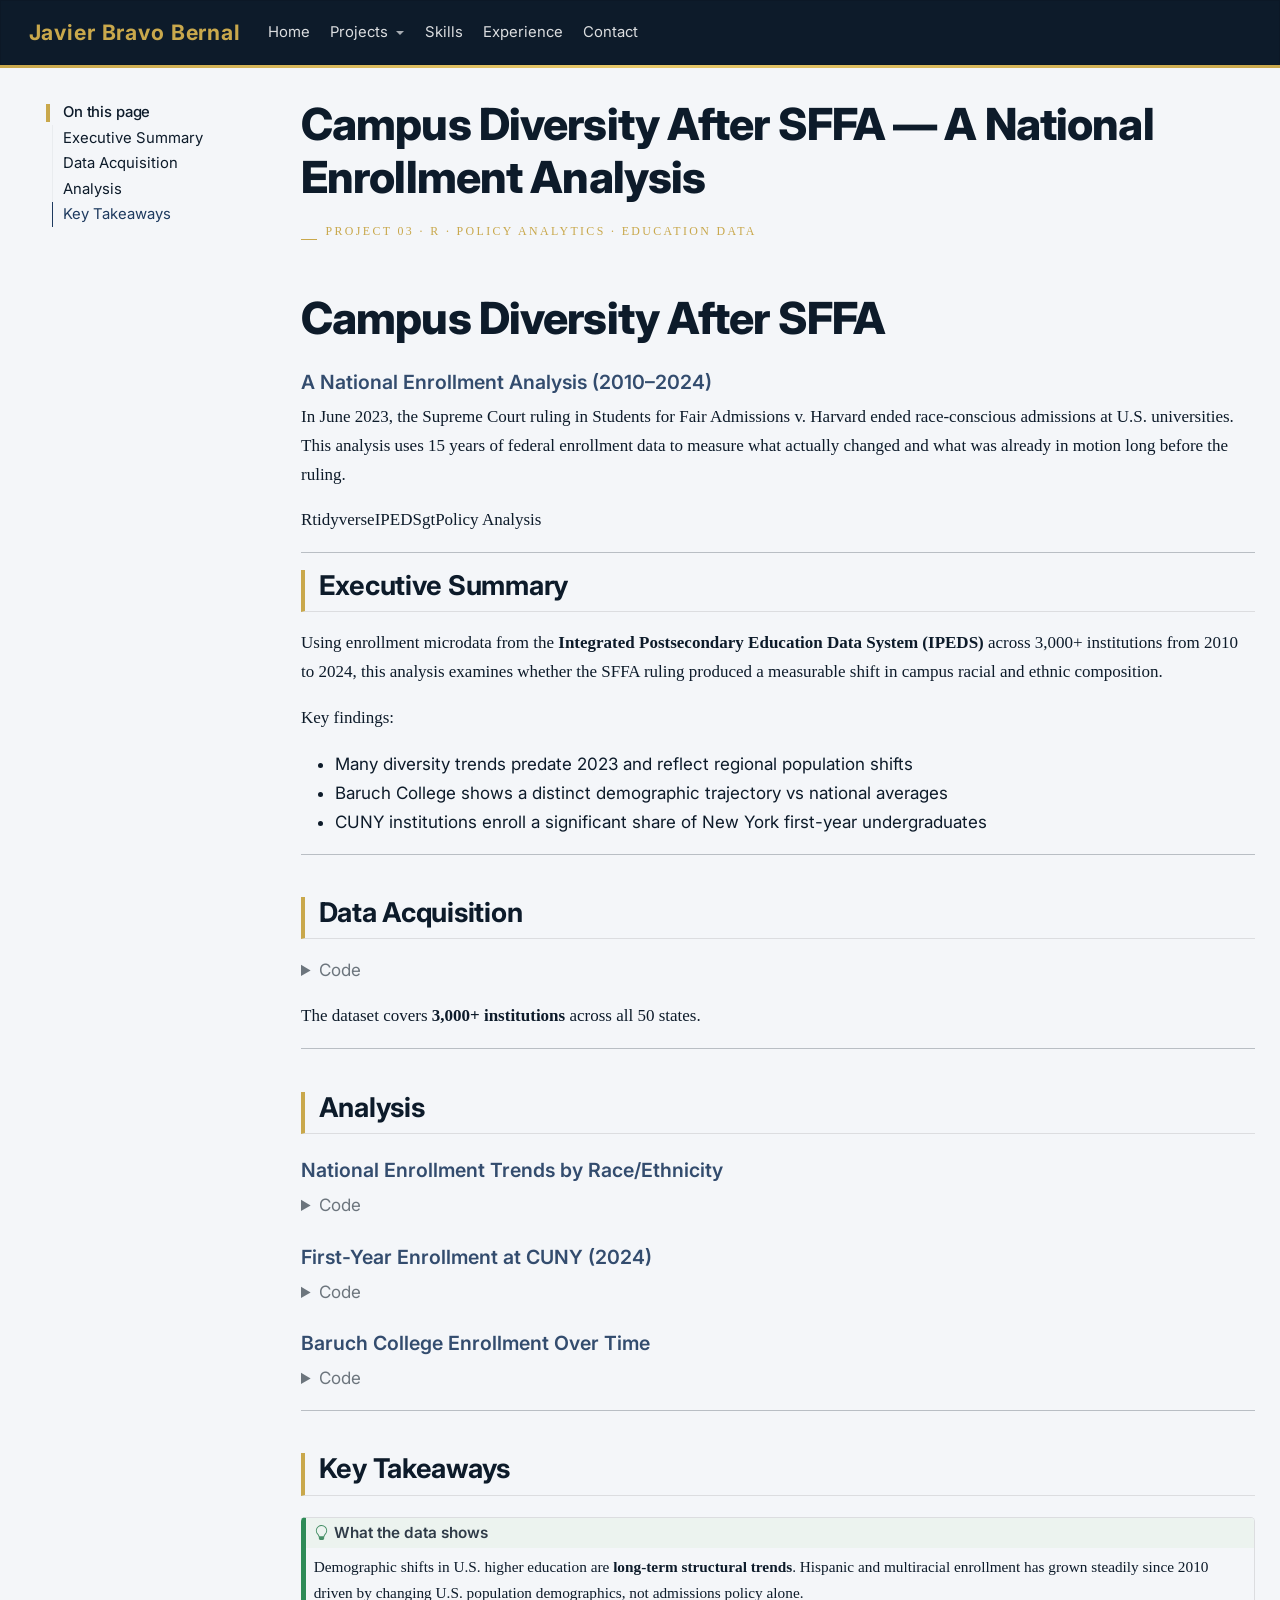
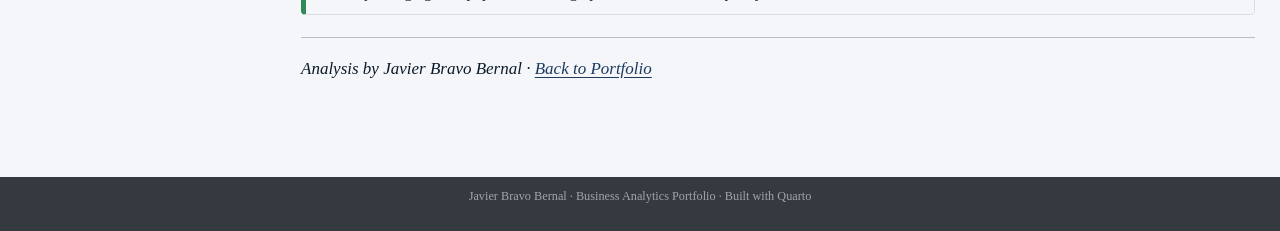
<file: docs/projects/mp01.html>
<!DOCTYPE html>
<html xmlns="http://www.w3.org/1999/xhtml" lang="en" xml:lang="en"><head>

<meta charset="utf-8">
<meta name="generator" content="quarto-1.8.27">

<meta name="viewport" content="width=device-width, initial-scale=1.0, user-scalable=yes">


<title>Campus Diversity After SFFA — A National Enrollment Analysis – Javier Bravo Bernal</title>
<style>
code{white-space: pre-wrap;}
span.smallcaps{font-variant: small-caps;}
div.columns{display: flex; gap: min(4vw, 1.5em);}
div.column{flex: auto; overflow-x: auto;}
div.hanging-indent{margin-left: 1.5em; text-indent: -1.5em;}
ul.task-list{list-style: none;}
ul.task-list li input[type="checkbox"] {
  width: 0.8em;
  margin: 0 0.8em 0.2em -1em; /* quarto-specific, see https://github.com/quarto-dev/quarto-cli/issues/4556 */ 
  vertical-align: middle;
}
/* CSS for syntax highlighting */
html { -webkit-text-size-adjust: 100%; }
pre > code.sourceCode { white-space: pre; position: relative; }
pre > code.sourceCode > span { display: inline-block; line-height: 1.25; }
pre > code.sourceCode > span:empty { height: 1.2em; }
.sourceCode { overflow: visible; }
code.sourceCode > span { color: inherit; text-decoration: inherit; }
div.sourceCode { margin: 1em 0; }
pre.sourceCode { margin: 0; }
@media screen {
div.sourceCode { overflow: auto; }
}
@media print {
pre > code.sourceCode { white-space: pre-wrap; }
pre > code.sourceCode > span { text-indent: -5em; padding-left: 5em; }
}
pre.numberSource code
  { counter-reset: source-line 0; }
pre.numberSource code > span
  { position: relative; left: -4em; counter-increment: source-line; }
pre.numberSource code > span > a:first-child::before
  { content: counter(source-line);
    position: relative; left: -1em; text-align: right; vertical-align: baseline;
    border: none; display: inline-block;
    -webkit-touch-callout: none; -webkit-user-select: none;
    -khtml-user-select: none; -moz-user-select: none;
    -ms-user-select: none; user-select: none;
    padding: 0 4px; width: 4em;
  }
pre.numberSource { margin-left: 3em;  padding-left: 4px; }
div.sourceCode
  {   }
@media screen {
pre > code.sourceCode > span > a:first-child::before { text-decoration: underline; }
}
</style>


<script src="../site_libs/quarto-nav/quarto-nav.js"></script>
<script src="../site_libs/quarto-nav/headroom.min.js"></script>
<script src="../site_libs/clipboard/clipboard.min.js"></script>
<script src="../site_libs/quarto-search/autocomplete.umd.js"></script>
<script src="../site_libs/quarto-search/fuse.min.js"></script>
<script src="../site_libs/quarto-search/quarto-search.js"></script>
<meta name="quarto:offset" content="../">
<script src="../site_libs/quarto-html/quarto.js" type="module"></script>
<script src="../site_libs/quarto-html/tabsets/tabsets.js" type="module"></script>
<script src="../site_libs/quarto-html/axe/axe-check.js" type="module"></script>
<script src="../site_libs/quarto-html/popper.min.js"></script>
<script src="../site_libs/quarto-html/tippy.umd.min.js"></script>
<script src="../site_libs/quarto-html/anchor.min.js"></script>
<link href="../site_libs/quarto-html/tippy.css" rel="stylesheet">
<link href="../site_libs/quarto-html/quarto-syntax-highlighting-8f78bad36740733fa4acb35e15e408cb.css" rel="stylesheet" id="quarto-text-highlighting-styles">
<script src="../site_libs/bootstrap/bootstrap.min.js"></script>
<link href="../site_libs/bootstrap/bootstrap-icons.css" rel="stylesheet">
<link href="../site_libs/bootstrap/bootstrap-c3c9c04b2be52e41969054f776838d09.min.css" rel="stylesheet" append-hash="true" id="quarto-bootstrap" data-mode="light">
<script id="quarto-search-options" type="application/json">{
  "location": "navbar",
  "copy-button": false,
  "collapse-after": 3,
  "panel-placement": "end",
  "type": "overlay",
  "limit": 50,
  "keyboard-shortcut": [
    "f",
    "/",
    "s"
  ],
  "show-item-context": false,
  "language": {
    "search-no-results-text": "No results",
    "search-matching-documents-text": "matching documents",
    "search-copy-link-title": "Copy link to search",
    "search-hide-matches-text": "Hide additional matches",
    "search-more-match-text": "more match in this document",
    "search-more-matches-text": "more matches in this document",
    "search-clear-button-title": "Clear",
    "search-text-placeholder": "",
    "search-detached-cancel-button-title": "Cancel",
    "search-submit-button-title": "Submit",
    "search-label": "Search"
  }
}</script>


</head>

<body class="floating nav-fixed quarto-light">

<div id="quarto-search-results"></div>
  <header id="quarto-header" class="headroom fixed-top">
    <nav class="navbar navbar-expand-lg " data-bs-theme="dark">
      <div class="navbar-container container-fluid">
      <div class="navbar-brand-container mx-auto">
    <a class="navbar-brand" href="../index.html">
    <span class="navbar-title">Javier Bravo Bernal</span>
    </a>
  </div>
          <button class="navbar-toggler" type="button" data-bs-toggle="collapse" data-bs-target="#navbarCollapse" aria-controls="navbarCollapse" role="menu" aria-expanded="false" aria-label="Toggle navigation" onclick="if (window.quartoToggleHeadroom) { window.quartoToggleHeadroom(); }">
  <span class="navbar-toggler-icon"></span>
</button>
          <div class="collapse navbar-collapse" id="navbarCollapse">
            <ul class="navbar-nav navbar-nav-scroll me-auto">
  <li class="nav-item">
    <a class="nav-link" href="../index.html"> 
<span class="menu-text">Home</span></a>
  </li>  
  <li class="nav-item dropdown ">
    <a class="nav-link dropdown-toggle" href="#" id="nav-menu-projects" role="link" data-bs-toggle="dropdown" aria-expanded="false">
 <span class="menu-text">Projects</span>
    </a>
    <ul class="dropdown-menu" aria-labelledby="nav-menu-projects">    
        <li>
    <a class="dropdown-item" href="../projects/numismatica-mexico.html">
 <span class="dropdown-text">Numismática México — Sales Strategy</span></a>
  </li>  
        <li>
    <a class="dropdown-item" href="../projects/credit-risk.html">
 <span class="dropdown-text">Credit Risk Classification</span></a>
  </li>  
        <li>
    <a class="dropdown-item" href="../projects/mp01.html">
 <span class="dropdown-text">Campus Diversity After SFFA</span></a>
  </li>  
        <li>
    <a class="dropdown-item" href="../projects/mp02.html">
 <span class="dropdown-text">American Time Use Survey</span></a>
  </li>  
        <li>
    <a class="dropdown-item" href="../projects/mp03.html">
 <span class="dropdown-text">US Migration &amp; Reapportionment</span></a>
  </li>  
    </ul>
  </li>
  <li class="nav-item">
    <a class="nav-link" href="../index.html#skills"> 
<span class="menu-text">Skills</span></a>
  </li>  
  <li class="nav-item">
    <a class="nav-link" href="../index.html#experience"> 
<span class="menu-text">Experience</span></a>
  </li>  
  <li class="nav-item">
    <a class="nav-link" href="../index.html#contact"> 
<span class="menu-text">Contact</span></a>
  </li>  
</ul>
          </div> <!-- /navcollapse -->
            <div class="quarto-navbar-tools">
</div>
      </div> <!-- /container-fluid -->
    </nav>
</header>
<!-- content -->
<div id="quarto-content" class="quarto-container page-columns page-rows-contents page-layout-full page-navbar">
<!-- sidebar -->
  <nav id="quarto-sidebar" class="sidebar collapse collapse-horizontal quarto-sidebar-collapse-item sidebar-navigation floating overflow-auto">
    <nav id="TOC" role="doc-toc" class="toc-active">
    <h2 id="toc-title">On this page</h2>
   
  <ul>
  <li><a href="#executive-summary" id="toc-executive-summary" class="nav-link active" data-scroll-target="#executive-summary">Executive Summary</a></li>
  <li><a href="#data-acquisition" id="toc-data-acquisition" class="nav-link" data-scroll-target="#data-acquisition">Data Acquisition</a></li>
  <li><a href="#analysis" id="toc-analysis" class="nav-link" data-scroll-target="#analysis">Analysis</a>
  <ul class="collapse">
  <li><a href="#national-enrollment-trends-by-raceethnicity" id="toc-national-enrollment-trends-by-raceethnicity" class="nav-link" data-scroll-target="#national-enrollment-trends-by-raceethnicity">National Enrollment Trends by Race/Ethnicity</a></li>
  <li><a href="#first-year-enrollment-at-cuny-2024" id="toc-first-year-enrollment-at-cuny-2024" class="nav-link" data-scroll-target="#first-year-enrollment-at-cuny-2024">First-Year Enrollment at CUNY (2024)</a></li>
  <li><a href="#baruch-college-enrollment-over-time" id="toc-baruch-college-enrollment-over-time" class="nav-link" data-scroll-target="#baruch-college-enrollment-over-time">Baruch College Enrollment Over Time</a></li>
  </ul></li>
  <li><a href="#key-takeaways" id="toc-key-takeaways" class="nav-link" data-scroll-target="#key-takeaways">Key Takeaways</a></li>
  </ul>
</nav>
</nav>
<div id="quarto-sidebar-glass" class="quarto-sidebar-collapse-item" data-bs-toggle="collapse" data-bs-target=".quarto-sidebar-collapse-item"></div>
<!-- margin-sidebar -->
    <div id="quarto-margin-sidebar" class="sidebar margin-sidebar zindex-bottom">
    </div>
<!-- main -->
<main class="content column-page-right" id="quarto-document-content">

<header id="title-block-header" class="quarto-title-block default">
<div class="quarto-title">
<h1 class="title">Campus Diversity After SFFA — A National Enrollment Analysis</h1>
</div>



<div class="quarto-title-meta column-page-right">

    
  
    
  </div>
  


</header>


<div class="proj-hero">
<div class="eyebrow">
<p>Project 03 · R · Policy Analytics · Education Data</p>
</div>
<section id="campus-diversity-after-sffa" class="level1">
<h1>Campus Diversity After SFFA</h1>
<section id="a-national-enrollment-analysis-20102024" class="level3">
<h3 class="anchored" data-anchor-id="a-national-enrollment-analysis-20102024">A National Enrollment Analysis (2010–2024)</h3>
<div class="lede">
<p>In June 2023, the Supreme Court ruling in Students for Fair Admissions v. Harvard ended race-conscious admissions at U.S. universities. This analysis uses 15 years of federal enrollment data to measure what actually changed and what was already in motion long before the ruling.</p>
</div>
<div class="tag-row">
<p><span>R</span><span>tidyverse</span><span>IPEDS</span><span>gt</span><span>Policy Analysis</span></p>
</div>
</section>
</section>
</div>
<hr>
<section id="executive-summary" class="level2">
<h2 class="anchored" data-anchor-id="executive-summary">Executive Summary</h2>
<p>Using enrollment microdata from the <strong>Integrated Postsecondary Education Data System (IPEDS)</strong> across 3,000+ institutions from 2010 to 2024, this analysis examines whether the SFFA ruling produced a measurable shift in campus racial and ethnic composition.</p>
<p>Key findings:</p>
<ul>
<li>Many diversity trends predate 2023 and reflect regional population shifts</li>
<li>Baruch College shows a distinct demographic trajectory vs national averages</li>
<li>CUNY institutions enroll a significant share of New York first-year undergraduates</li>
</ul>
<hr>
</section>
<section id="data-acquisition" class="level2">
<h2 class="anchored" data-anchor-id="data-acquisition">Data Acquisition</h2>
<div class="cell">
<details class="code-fold">
<summary>Code</summary>
<div class="code-copy-outer-scaffold"><div class="sourceCode cell-code" id="cb1"><pre class="sourceCode r code-with-copy"><code class="sourceCode r"><span id="cb1-1"><a href="#cb1-1" aria-hidden="true" tabindex="-1"></a><span class="fu">library</span>(tidyverse)</span>
<span id="cb1-2"><a href="#cb1-2" aria-hidden="true" tabindex="-1"></a><span class="fu">library</span>(glue)</span>
<span id="cb1-3"><a href="#cb1-3" aria-hidden="true" tabindex="-1"></a><span class="fu">library</span>(gt)</span>
<span id="cb1-4"><a href="#cb1-4" aria-hidden="true" tabindex="-1"></a></span>
<span id="cb1-5"><a href="#cb1-5" aria-hidden="true" tabindex="-1"></a>acquire_ipeds_data <span class="ot">&lt;-</span> <span class="cf">function</span>(<span class="at">start_year =</span> <span class="dv">2010</span>, <span class="at">end_year =</span> <span class="dv">2024</span>) {</span>
<span id="cb1-6"><a href="#cb1-6" aria-hidden="true" tabindex="-1"></a>  data_dir <span class="ot">&lt;-</span> <span class="fu">file.path</span>(<span class="st">"data"</span>, <span class="st">"mp01"</span>)</span>
<span id="cb1-7"><a href="#cb1-7" aria-hidden="true" tabindex="-1"></a>  <span class="cf">if</span> (<span class="sc">!</span><span class="fu">dir.exists</span>(data_dir)) <span class="fu">dir.create</span>(data_dir, <span class="at">showWarnings =</span> <span class="cn">FALSE</span>, <span class="at">recursive =</span> <span class="cn">TRUE</span>)</span>
<span id="cb1-8"><a href="#cb1-8" aria-hidden="true" tabindex="-1"></a>  YEARS <span class="ot">&lt;-</span> <span class="fu">seq</span>(start_year, end_year)</span>
<span id="cb1-9"><a href="#cb1-9" aria-hidden="true" tabindex="-1"></a></span>
<span id="cb1-10"><a href="#cb1-10" aria-hidden="true" tabindex="-1"></a>  EFA_ALL <span class="ot">&lt;-</span> <span class="fu">map</span>(YEARS, <span class="cf">function</span>(yy) {</span>
<span id="cb1-11"><a href="#cb1-11" aria-hidden="true" tabindex="-1"></a>    ef_url <span class="ot">&lt;-</span> <span class="cf">if</span> (yy <span class="sc">&lt;=</span> <span class="dv">2022</span>) {</span>
<span id="cb1-12"><a href="#cb1-12" aria-hidden="true" tabindex="-1"></a>      <span class="fu">glue</span>(<span class="st">"https://nces.ed.gov/ipeds/datacenter/data/EF{yy}A.zip"</span>)</span>
<span id="cb1-13"><a href="#cb1-13" aria-hidden="true" tabindex="-1"></a>    } <span class="cf">else</span> {</span>
<span id="cb1-14"><a href="#cb1-14" aria-hidden="true" tabindex="-1"></a>      <span class="fu">glue</span>(<span class="st">"https://nces.ed.gov/ipeds/data-generator?year={yy}&amp;tableName=EF{yy}A&amp;HasRV=0&amp;type=csv"</span>)</span>
<span id="cb1-15"><a href="#cb1-15" aria-hidden="true" tabindex="-1"></a>    }</span>
<span id="cb1-16"><a href="#cb1-16" aria-hidden="true" tabindex="-1"></a>    ef_file <span class="ot">&lt;-</span> <span class="fu">file.path</span>(data_dir, <span class="fu">glue</span>(<span class="st">"ef{yy}a.csv.zip"</span>))</span>
<span id="cb1-17"><a href="#cb1-17" aria-hidden="true" tabindex="-1"></a>    <span class="cf">if</span> (<span class="sc">!</span><span class="fu">file.exists</span>(ef_file)) <span class="fu">download.file</span>(ef_url, <span class="at">destfile =</span> ef_file, <span class="at">quiet =</span> <span class="cn">TRUE</span>, <span class="at">mode =</span> <span class="st">"wb"</span>)</span>
<span id="cb1-18"><a href="#cb1-18" aria-hidden="true" tabindex="-1"></a>    <span class="fu">read_csv</span>(ef_file, <span class="at">show_col_types =</span> <span class="cn">FALSE</span>) <span class="sc">|&gt;</span></span>
<span id="cb1-19"><a href="#cb1-19" aria-hidden="true" tabindex="-1"></a>      <span class="fu">mutate</span>(</span>
<span id="cb1-20"><a href="#cb1-20" aria-hidden="true" tabindex="-1"></a>        <span class="at">year =</span> yy,</span>
<span id="cb1-21"><a href="#cb1-21" aria-hidden="true" tabindex="-1"></a>        <span class="at">enrollment_m_asia =</span> EFASIAM, <span class="at">enrollment_f_asia =</span> EFASIAW,</span>
<span id="cb1-22"><a href="#cb1-22" aria-hidden="true" tabindex="-1"></a>        <span class="at">enrollment_m_bkaa =</span> EFBKAAM, <span class="at">enrollment_f_bkaa =</span> EFBKAAW,</span>
<span id="cb1-23"><a href="#cb1-23" aria-hidden="true" tabindex="-1"></a>        <span class="at">enrollment_m_hisp =</span> EFHISPM, <span class="at">enrollment_f_hisp =</span> EFHISPW,</span>
<span id="cb1-24"><a href="#cb1-24" aria-hidden="true" tabindex="-1"></a>        <span class="at">enrollment_m_whit =</span> EFWHITM, <span class="at">enrollment_f_whit =</span> EFWHITW,</span>
<span id="cb1-25"><a href="#cb1-25" aria-hidden="true" tabindex="-1"></a>        <span class="at">enrollment_m_aian =</span> EFAIANM, <span class="at">enrollment_f_aian =</span> EFAIANW,</span>
<span id="cb1-26"><a href="#cb1-26" aria-hidden="true" tabindex="-1"></a>        <span class="at">enrollment_m_nhpi =</span> EFNHPIM, <span class="at">enrollment_f_nhpi =</span> EFNHPIW,</span>
<span id="cb1-27"><a href="#cb1-27" aria-hidden="true" tabindex="-1"></a>        <span class="at">enrollment_m_2mor =</span> EF2MORM, <span class="at">enrollment_f_2mor =</span> EF2MORW,</span>
<span id="cb1-28"><a href="#cb1-28" aria-hidden="true" tabindex="-1"></a>        <span class="at">enrollment_m_unkn =</span> EFUNKNM, <span class="at">enrollment_f_unkn =</span> EFUNKNW,</span>
<span id="cb1-29"><a href="#cb1-29" aria-hidden="true" tabindex="-1"></a>        <span class="at">enrollment_m_nral =</span> EFNRALM, <span class="at">enrollment_f_nral =</span> EFNRALW</span>
<span id="cb1-30"><a href="#cb1-30" aria-hidden="true" tabindex="-1"></a>      ) <span class="sc">|&gt;</span></span>
<span id="cb1-31"><a href="#cb1-31" aria-hidden="true" tabindex="-1"></a>      <span class="fu">filter</span>((EFALEVEL <span class="sc">%in%</span> <span class="fu">c</span>(<span class="dv">2</span>, <span class="dv">12</span>)) <span class="sc">|</span> (LINE <span class="sc">%in%</span> <span class="fu">c</span>(<span class="dv">1</span>, <span class="dv">15</span>))) <span class="sc">|&gt;</span></span>
<span id="cb1-32"><a href="#cb1-32" aria-hidden="true" tabindex="-1"></a>      <span class="fu">mutate</span>(<span class="at">level =</span> <span class="fu">case_when</span>(</span>
<span id="cb1-33"><a href="#cb1-33" aria-hidden="true" tabindex="-1"></a>        EFALEVEL <span class="sc">==</span> <span class="dv">2</span>       <span class="sc">~</span> <span class="st">"all undergrad"</span>,</span>
<span id="cb1-34"><a href="#cb1-34" aria-hidden="true" tabindex="-1"></a>        EFALEVEL <span class="sc">==</span> <span class="dv">12</span>      <span class="sc">~</span> <span class="st">"all graduate"</span>,</span>
<span id="cb1-35"><a href="#cb1-35" aria-hidden="true" tabindex="-1"></a>        LINE <span class="sc">%in%</span> <span class="fu">c</span>(<span class="dv">1</span>, <span class="dv">15</span>) <span class="sc">~</span> <span class="st">"first year undergrad"</span></span>
<span id="cb1-36"><a href="#cb1-36" aria-hidden="true" tabindex="-1"></a>      )) <span class="sc">|&gt;</span></span>
<span id="cb1-37"><a href="#cb1-37" aria-hidden="true" tabindex="-1"></a>      <span class="fu">select</span>(<span class="at">institution_id =</span> UNITID, year, level, <span class="fu">starts_with</span>(<span class="st">"enrollment_"</span>)) <span class="sc">|&gt;</span></span>
<span id="cb1-38"><a href="#cb1-38" aria-hidden="true" tabindex="-1"></a>      <span class="fu">group_by</span>(institution_id, year, level) <span class="sc">|&gt;</span></span>
<span id="cb1-39"><a href="#cb1-39" aria-hidden="true" tabindex="-1"></a>      <span class="fu">summarize</span>(<span class="fu">across</span>(<span class="fu">starts_with</span>(<span class="st">"enrollment_"</span>), sum), <span class="at">.groups =</span> <span class="st">"drop"</span>)</span>
<span id="cb1-40"><a href="#cb1-40" aria-hidden="true" tabindex="-1"></a>  }) <span class="sc">|&gt;</span> <span class="fu">bind_rows</span>()</span>
<span id="cb1-41"><a href="#cb1-41" aria-hidden="true" tabindex="-1"></a></span>
<span id="cb1-42"><a href="#cb1-42" aria-hidden="true" tabindex="-1"></a>  DESC_ALL <span class="ot">&lt;-</span> <span class="fu">map</span>(YEARS, <span class="cf">function</span>(yy) {</span>
<span id="cb1-43"><a href="#cb1-43" aria-hidden="true" tabindex="-1"></a>    hd_url <span class="ot">&lt;-</span> <span class="cf">if</span> (yy <span class="sc">&lt;=</span> <span class="dv">2022</span>) {</span>
<span id="cb1-44"><a href="#cb1-44" aria-hidden="true" tabindex="-1"></a>      <span class="fu">glue</span>(<span class="st">"https://nces.ed.gov/ipeds/datacenter/data/HD{yy}.zip"</span>)</span>
<span id="cb1-45"><a href="#cb1-45" aria-hidden="true" tabindex="-1"></a>    } <span class="cf">else</span> {</span>
<span id="cb1-46"><a href="#cb1-46" aria-hidden="true" tabindex="-1"></a>      <span class="fu">glue</span>(<span class="st">"https://nces.ed.gov/ipeds/data-generator?year={yy}&amp;tableName=HD{yy}&amp;HasRV=0&amp;type=csv"</span>)</span>
<span id="cb1-47"><a href="#cb1-47" aria-hidden="true" tabindex="-1"></a>    }</span>
<span id="cb1-48"><a href="#cb1-48" aria-hidden="true" tabindex="-1"></a>    hd_file <span class="ot">&lt;-</span> <span class="fu">file.path</span>(data_dir, <span class="fu">glue</span>(<span class="st">"hd{yy}.csv.zip"</span>))</span>
<span id="cb1-49"><a href="#cb1-49" aria-hidden="true" tabindex="-1"></a>    <span class="cf">if</span> (<span class="sc">!</span><span class="fu">file.exists</span>(hd_file)) <span class="fu">download.file</span>(hd_url, <span class="at">destfile =</span> hd_file, <span class="at">quiet =</span> <span class="cn">TRUE</span>, <span class="at">mode =</span> <span class="st">"wb"</span>)</span>
<span id="cb1-50"><a href="#cb1-50" aria-hidden="true" tabindex="-1"></a>    <span class="fu">suppressWarnings</span>(</span>
<span id="cb1-51"><a href="#cb1-51" aria-hidden="true" tabindex="-1"></a>      <span class="fu">read_csv</span>(hd_file, <span class="at">show_col_types =</span> <span class="cn">FALSE</span>,</span>
<span id="cb1-52"><a href="#cb1-52" aria-hidden="true" tabindex="-1"></a>               <span class="at">locale =</span> <span class="fu">locale</span>(<span class="at">encoding =</span> <span class="fu">if_else</span>(yy <span class="sc">==</span> <span class="dv">2024</span>, <span class="st">"utf-8"</span>, <span class="st">"windows-1252"</span>))) <span class="sc">|&gt;</span></span>
<span id="cb1-53"><a href="#cb1-53" aria-hidden="true" tabindex="-1"></a>        <span class="fu">mutate</span>(<span class="at">year =</span> yy) <span class="sc">|&gt;</span></span>
<span id="cb1-54"><a href="#cb1-54" aria-hidden="true" tabindex="-1"></a>        <span class="fu">select</span>(<span class="at">institution_id =</span> UNITID, <span class="at">institution_name =</span> INSTNM, <span class="at">state =</span> STABBR, year)</span>
<span id="cb1-55"><a href="#cb1-55" aria-hidden="true" tabindex="-1"></a>    )</span>
<span id="cb1-56"><a href="#cb1-56" aria-hidden="true" tabindex="-1"></a>  }) <span class="sc">|&gt;</span> <span class="fu">bind_rows</span>()</span>
<span id="cb1-57"><a href="#cb1-57" aria-hidden="true" tabindex="-1"></a></span>
<span id="cb1-58"><a href="#cb1-58" aria-hidden="true" tabindex="-1"></a>  <span class="fu">inner_join</span>(EFA_ALL, DESC_ALL, <span class="fu">join_by</span>(institution_id, year))</span>
<span id="cb1-59"><a href="#cb1-59" aria-hidden="true" tabindex="-1"></a>}</span>
<span id="cb1-60"><a href="#cb1-60" aria-hidden="true" tabindex="-1"></a></span>
<span id="cb1-61"><a href="#cb1-61" aria-hidden="true" tabindex="-1"></a>IPEDS <span class="ot">&lt;-</span> <span class="fu">acquire_ipeds_data</span>() <span class="sc">|&gt;</span></span>
<span id="cb1-62"><a href="#cb1-62" aria-hidden="true" tabindex="-1"></a>  <span class="fu">mutate</span>(</span>
<span id="cb1-63"><a href="#cb1-63" aria-hidden="true" tabindex="-1"></a>    <span class="at">total_students =</span> <span class="fu">rowSums</span>(<span class="fu">across</span>(<span class="fu">starts_with</span>(<span class="st">"enrollment_"</span>)), <span class="at">na.rm =</span> <span class="cn">TRUE</span>),</span>
<span id="cb1-64"><a href="#cb1-64" aria-hidden="true" tabindex="-1"></a>    <span class="at">total_female   =</span> <span class="fu">rowSums</span>(<span class="fu">across</span>(<span class="fu">matches</span>(<span class="st">"enrollment_f_"</span>)), <span class="at">na.rm =</span> <span class="cn">TRUE</span>),</span>
<span id="cb1-65"><a href="#cb1-65" aria-hidden="true" tabindex="-1"></a>    <span class="at">asian_students =</span> enrollment_m_asia <span class="sc">+</span> enrollment_f_asia,</span>
<span id="cb1-66"><a href="#cb1-66" aria-hidden="true" tabindex="-1"></a>    <span class="at">black_students =</span> enrollment_m_bkaa <span class="sc">+</span> enrollment_f_bkaa,</span>
<span id="cb1-67"><a href="#cb1-67" aria-hidden="true" tabindex="-1"></a>    <span class="at">hisp_students  =</span> enrollment_m_hisp <span class="sc">+</span> enrollment_f_hisp,</span>
<span id="cb1-68"><a href="#cb1-68" aria-hidden="true" tabindex="-1"></a>    <span class="at">white_students =</span> enrollment_m_whit <span class="sc">+</span> enrollment_f_whit</span>
<span id="cb1-69"><a href="#cb1-69" aria-hidden="true" tabindex="-1"></a>  )</span>
<span id="cb1-70"><a href="#cb1-70" aria-hidden="true" tabindex="-1"></a></span>
<span id="cb1-71"><a href="#cb1-71" aria-hidden="true" tabindex="-1"></a>distinct_institutions <span class="ot">&lt;-</span> IPEDS <span class="sc">|&gt;</span> <span class="fu">distinct</span>(institution_id) <span class="sc">|&gt;</span> <span class="fu">nrow</span>()</span></code></pre></div><button title="Copy to Clipboard" class="code-copy-button"><i class="bi"></i></button></div>
</details>
</div>
<p>The dataset covers <strong>3,000+ institutions</strong> across all 50 states.</p>
<hr>
</section>
<section id="analysis" class="level2">
<h2 class="anchored" data-anchor-id="analysis">Analysis</h2>
<section id="national-enrollment-trends-by-raceethnicity" class="level3">
<h3 class="anchored" data-anchor-id="national-enrollment-trends-by-raceethnicity">National Enrollment Trends by Race/Ethnicity</h3>
<div class="cell">
<details class="code-fold">
<summary>Code</summary>
<div class="code-copy-outer-scaffold"><div class="sourceCode cell-code" id="cb2"><pre class="sourceCode r code-with-copy"><code class="sourceCode r"><span id="cb2-1"><a href="#cb2-1" aria-hidden="true" tabindex="-1"></a>IPEDS <span class="sc">|&gt;</span></span>
<span id="cb2-2"><a href="#cb2-2" aria-hidden="true" tabindex="-1"></a>  <span class="fu">filter</span>(level <span class="sc">==</span> <span class="st">"all undergrad"</span>) <span class="sc">|&gt;</span></span>
<span id="cb2-3"><a href="#cb2-3" aria-hidden="true" tabindex="-1"></a>  <span class="fu">group_by</span>(year) <span class="sc">|&gt;</span></span>
<span id="cb2-4"><a href="#cb2-4" aria-hidden="true" tabindex="-1"></a>  <span class="fu">summarize</span>(</span>
<span id="cb2-5"><a href="#cb2-5" aria-hidden="true" tabindex="-1"></a>    <span class="at">Asian    =</span> <span class="fu">sum</span>(asian_students, <span class="at">na.rm =</span> <span class="cn">TRUE</span>),</span>
<span id="cb2-6"><a href="#cb2-6" aria-hidden="true" tabindex="-1"></a>    <span class="at">Black    =</span> <span class="fu">sum</span>(black_students, <span class="at">na.rm =</span> <span class="cn">TRUE</span>),</span>
<span id="cb2-7"><a href="#cb2-7" aria-hidden="true" tabindex="-1"></a>    <span class="at">Hispanic =</span> <span class="fu">sum</span>(hisp_students,  <span class="at">na.rm =</span> <span class="cn">TRUE</span>),</span>
<span id="cb2-8"><a href="#cb2-8" aria-hidden="true" tabindex="-1"></a>    <span class="at">White    =</span> <span class="fu">sum</span>(white_students, <span class="at">na.rm =</span> <span class="cn">TRUE</span>),</span>
<span id="cb2-9"><a href="#cb2-9" aria-hidden="true" tabindex="-1"></a>    <span class="at">Total    =</span> <span class="fu">sum</span>(total_students, <span class="at">na.rm =</span> <span class="cn">TRUE</span>)</span>
<span id="cb2-10"><a href="#cb2-10" aria-hidden="true" tabindex="-1"></a>  ) <span class="sc">|&gt;</span></span>
<span id="cb2-11"><a href="#cb2-11" aria-hidden="true" tabindex="-1"></a>  <span class="fu">mutate</span>(<span class="fu">across</span>(Asian<span class="sc">:</span>White, <span class="sc">~</span> .x <span class="sc">/</span> Total)) <span class="sc">|&gt;</span></span>
<span id="cb2-12"><a href="#cb2-12" aria-hidden="true" tabindex="-1"></a>  <span class="fu">select</span>(<span class="sc">-</span>Total) <span class="sc">|&gt;</span></span>
<span id="cb2-13"><a href="#cb2-13" aria-hidden="true" tabindex="-1"></a>  <span class="fu">pivot_longer</span>(<span class="sc">-</span>year, <span class="at">names_to =</span> <span class="st">"group"</span>, <span class="at">values_to =</span> <span class="st">"share"</span>) <span class="sc">|&gt;</span></span>
<span id="cb2-14"><a href="#cb2-14" aria-hidden="true" tabindex="-1"></a>  <span class="fu">ggplot</span>(<span class="fu">aes</span>(<span class="at">x =</span> year, <span class="at">y =</span> share, <span class="at">color =</span> group)) <span class="sc">+</span></span>
<span id="cb2-15"><a href="#cb2-15" aria-hidden="true" tabindex="-1"></a>  <span class="fu">geom_line</span>(<span class="at">linewidth =</span> <span class="fl">1.1</span>) <span class="sc">+</span></span>
<span id="cb2-16"><a href="#cb2-16" aria-hidden="true" tabindex="-1"></a>  <span class="fu">geom_point</span>(<span class="at">size =</span> <span class="dv">2</span>) <span class="sc">+</span></span>
<span id="cb2-17"><a href="#cb2-17" aria-hidden="true" tabindex="-1"></a>  <span class="fu">scale_y_continuous</span>(<span class="at">labels =</span> scales<span class="sc">::</span>percent) <span class="sc">+</span></span>
<span id="cb2-18"><a href="#cb2-18" aria-hidden="true" tabindex="-1"></a>  <span class="fu">scale_color_manual</span>(<span class="at">values =</span> <span class="fu">c</span>(</span>
<span id="cb2-19"><a href="#cb2-19" aria-hidden="true" tabindex="-1"></a>    <span class="at">Asian =</span> <span class="st">"#c9a84c"</span>, <span class="at">Black =</span> <span class="st">"#1e3a5f"</span>,</span>
<span id="cb2-20"><a href="#cb2-20" aria-hidden="true" tabindex="-1"></a>    <span class="at">Hispanic =</span> <span class="st">"#2e8b57"</span>, <span class="at">White =</span> <span class="st">"#5a6a7e"</span></span>
<span id="cb2-21"><a href="#cb2-21" aria-hidden="true" tabindex="-1"></a>  )) <span class="sc">+</span></span>
<span id="cb2-22"><a href="#cb2-22" aria-hidden="true" tabindex="-1"></a>  <span class="fu">labs</span>(<span class="at">title =</span> <span class="st">"National Undergraduate Enrollment Share by Race/Ethnicity"</span>,</span>
<span id="cb2-23"><a href="#cb2-23" aria-hidden="true" tabindex="-1"></a>       <span class="at">subtitle =</span> <span class="st">"IPEDS Fall Enrollment 2010-2024"</span>,</span>
<span id="cb2-24"><a href="#cb2-24" aria-hidden="true" tabindex="-1"></a>       <span class="at">x =</span> <span class="cn">NULL</span>, <span class="at">y =</span> <span class="st">"Share of Total Enrollment"</span>, <span class="at">color =</span> <span class="cn">NULL</span>) <span class="sc">+</span></span>
<span id="cb2-25"><a href="#cb2-25" aria-hidden="true" tabindex="-1"></a>  <span class="fu">theme_minimal</span>(<span class="at">base_size =</span> <span class="dv">12</span>) <span class="sc">+</span></span>
<span id="cb2-26"><a href="#cb2-26" aria-hidden="true" tabindex="-1"></a>  <span class="fu">theme</span>(<span class="at">legend.position =</span> <span class="st">"bottom"</span>)</span></code></pre></div><button title="Copy to Clipboard" class="code-copy-button"><i class="bi"></i></button></div>
</details>
</div>
</section>
<section id="first-year-enrollment-at-cuny-2024" class="level3">
<h3 class="anchored" data-anchor-id="first-year-enrollment-at-cuny-2024">First-Year Enrollment at CUNY (2024)</h3>
<div class="cell">
<details class="code-fold">
<summary>Code</summary>
<div class="code-copy-outer-scaffold"><div class="sourceCode cell-code" id="cb3"><pre class="sourceCode r code-with-copy"><code class="sourceCode r"><span id="cb3-1"><a href="#cb3-1" aria-hidden="true" tabindex="-1"></a>IPEDS <span class="sc">|&gt;</span></span>
<span id="cb3-2"><a href="#cb3-2" aria-hidden="true" tabindex="-1"></a>  <span class="fu">filter</span>(year <span class="sc">==</span> <span class="dv">2024</span>, level <span class="sc">==</span> <span class="st">"first year undergrad"</span>,</span>
<span id="cb3-3"><a href="#cb3-3" aria-hidden="true" tabindex="-1"></a>         <span class="fu">str_detect</span>(institution_name, <span class="st">"CUNY"</span>)) <span class="sc">|&gt;</span></span>
<span id="cb3-4"><a href="#cb3-4" aria-hidden="true" tabindex="-1"></a>  <span class="fu">group_by</span>(institution_name) <span class="sc">|&gt;</span></span>
<span id="cb3-5"><a href="#cb3-5" aria-hidden="true" tabindex="-1"></a>  <span class="fu">summarize</span>(<span class="at">first_year =</span> <span class="fu">sum</span>(total_students)) <span class="sc">|&gt;</span></span>
<span id="cb3-6"><a href="#cb3-6" aria-hidden="true" tabindex="-1"></a>  <span class="fu">mutate</span>(<span class="at">pct_total =</span> first_year <span class="sc">/</span> <span class="fu">sum</span>(first_year)) <span class="sc">|&gt;</span></span>
<span id="cb3-7"><a href="#cb3-7" aria-hidden="true" tabindex="-1"></a>  <span class="fu">arrange</span>(<span class="fu">desc</span>(first_year)) <span class="sc">|&gt;</span></span>
<span id="cb3-8"><a href="#cb3-8" aria-hidden="true" tabindex="-1"></a>  <span class="fu">gt</span>() <span class="sc">|&gt;</span></span>
<span id="cb3-9"><a href="#cb3-9" aria-hidden="true" tabindex="-1"></a>  <span class="fu">cols_label</span>(<span class="at">institution_name =</span> <span class="st">"Institution"</span>,</span>
<span id="cb3-10"><a href="#cb3-10" aria-hidden="true" tabindex="-1"></a>             <span class="at">first_year =</span> <span class="st">"First-Year Students"</span>,</span>
<span id="cb3-11"><a href="#cb3-11" aria-hidden="true" tabindex="-1"></a>             <span class="at">pct_total =</span> <span class="st">"Share of CUNY Total"</span>) <span class="sc">|&gt;</span></span>
<span id="cb3-12"><a href="#cb3-12" aria-hidden="true" tabindex="-1"></a>  <span class="fu">tab_header</span>(<span class="at">title =</span> <span class="st">"First-Year Undergraduate Enrollment at CUNY (2024)"</span>) <span class="sc">|&gt;</span></span>
<span id="cb3-13"><a href="#cb3-13" aria-hidden="true" tabindex="-1"></a>  <span class="fu">fmt_percent</span>(pct_total, <span class="at">decimals =</span> <span class="dv">1</span>) <span class="sc">|&gt;</span></span>
<span id="cb3-14"><a href="#cb3-14" aria-hidden="true" tabindex="-1"></a>  <span class="fu">fmt_number</span>(first_year, <span class="at">decimals =</span> <span class="dv">0</span>)</span></code></pre></div><button title="Copy to Clipboard" class="code-copy-button"><i class="bi"></i></button></div>
</details>
</div>
</section>
<section id="baruch-college-enrollment-over-time" class="level3">
<h3 class="anchored" data-anchor-id="baruch-college-enrollment-over-time">Baruch College Enrollment Over Time</h3>
<div class="cell">
<details class="code-fold">
<summary>Code</summary>
<div class="code-copy-outer-scaffold"><div class="sourceCode cell-code" id="cb4"><pre class="sourceCode r code-with-copy"><code class="sourceCode r"><span id="cb4-1"><a href="#cb4-1" aria-hidden="true" tabindex="-1"></a>IPEDS <span class="sc">|&gt;</span></span>
<span id="cb4-2"><a href="#cb4-2" aria-hidden="true" tabindex="-1"></a>  <span class="fu">filter</span>(<span class="fu">str_detect</span>(institution_name, <span class="st">"Baruch"</span>), level <span class="sc">==</span> <span class="st">"all undergrad"</span>) <span class="sc">|&gt;</span></span>
<span id="cb4-3"><a href="#cb4-3" aria-hidden="true" tabindex="-1"></a>  <span class="fu">group_by</span>(year) <span class="sc">|&gt;</span></span>
<span id="cb4-4"><a href="#cb4-4" aria-hidden="true" tabindex="-1"></a>  <span class="fu">summarize</span>(<span class="at">total_undergrad =</span> <span class="fu">sum</span>(total_students)) <span class="sc">|&gt;</span></span>
<span id="cb4-5"><a href="#cb4-5" aria-hidden="true" tabindex="-1"></a>  <span class="fu">arrange</span>(year) <span class="sc">|&gt;</span></span>
<span id="cb4-6"><a href="#cb4-6" aria-hidden="true" tabindex="-1"></a>  <span class="fu">mutate</span>(<span class="at">yoy_change =</span> (total_undergrad <span class="sc">-</span> <span class="fu">lag</span>(total_undergrad)) <span class="sc">/</span> <span class="fu">lag</span>(total_undergrad)) <span class="sc">|&gt;</span></span>
<span id="cb4-7"><a href="#cb4-7" aria-hidden="true" tabindex="-1"></a>  <span class="fu">gt</span>() <span class="sc">|&gt;</span></span>
<span id="cb4-8"><a href="#cb4-8" aria-hidden="true" tabindex="-1"></a>  <span class="fu">cols_label</span>(<span class="at">year =</span> <span class="st">"Year"</span>, <span class="at">total_undergrad =</span> <span class="st">"Enrollment"</span>, <span class="at">yoy_change =</span> <span class="st">"YoY Change"</span>) <span class="sc">|&gt;</span></span>
<span id="cb4-9"><a href="#cb4-9" aria-hidden="true" tabindex="-1"></a>  <span class="fu">tab_header</span>(<span class="at">title =</span> <span class="st">"Baruch College Undergraduate Enrollment (2010-2024)"</span>) <span class="sc">|&gt;</span></span>
<span id="cb4-10"><a href="#cb4-10" aria-hidden="true" tabindex="-1"></a>  <span class="fu">fmt_percent</span>(yoy_change, <span class="at">decimals =</span> <span class="dv">1</span>) <span class="sc">|&gt;</span></span>
<span id="cb4-11"><a href="#cb4-11" aria-hidden="true" tabindex="-1"></a>  <span class="fu">fmt_number</span>(total_undergrad, <span class="at">decimals =</span> <span class="dv">0</span>)</span></code></pre></div><button title="Copy to Clipboard" class="code-copy-button"><i class="bi"></i></button></div>
</details>
</div>
<hr>
</section>
</section>
<section id="key-takeaways" class="level2">
<h2 class="anchored" data-anchor-id="key-takeaways">Key Takeaways</h2>
<div class="callout callout-style-default callout-tip callout-titled" title="What the data shows">
<div class="callout-header d-flex align-content-center">
<div class="callout-icon-container">
<i class="callout-icon"></i>
</div>
<div class="callout-title-container flex-fill">
<span class="screen-reader-only">Tip</span>What the data shows
</div>
</div>
<div class="callout-body-container callout-body">
<p>Demographic shifts in U.S. higher education are <strong>long-term structural trends</strong>. Hispanic and multiracial enrollment has grown steadily since 2010 driven by changing U.S. population demographics, not admissions policy alone.</p>
</div>
</div>
<hr>
<p><em>Analysis by Javier Bravo Bernal · <a href="index.html#projects">Back to Portfolio</a></em></p>


</section>

</main> <!-- /main -->
<script id="quarto-html-after-body" type="application/javascript">
  window.document.addEventListener("DOMContentLoaded", function (event) {
    const icon = "";
    const anchorJS = new window.AnchorJS();
    anchorJS.options = {
      placement: 'right',
      icon: icon
    };
    anchorJS.add('.anchored');
    const isCodeAnnotation = (el) => {
      for (const clz of el.classList) {
        if (clz.startsWith('code-annotation-')) {                     
          return true;
        }
      }
      return false;
    }
    const onCopySuccess = function(e) {
      // button target
      const button = e.trigger;
      // don't keep focus
      button.blur();
      // flash "checked"
      button.classList.add('code-copy-button-checked');
      var currentTitle = button.getAttribute("title");
      button.setAttribute("title", "Copied!");
      let tooltip;
      if (window.bootstrap) {
        button.setAttribute("data-bs-toggle", "tooltip");
        button.setAttribute("data-bs-placement", "left");
        button.setAttribute("data-bs-title", "Copied!");
        tooltip = new bootstrap.Tooltip(button, 
          { trigger: "manual", 
            customClass: "code-copy-button-tooltip",
            offset: [0, -8]});
        tooltip.show();    
      }
      setTimeout(function() {
        if (tooltip) {
          tooltip.hide();
          button.removeAttribute("data-bs-title");
          button.removeAttribute("data-bs-toggle");
          button.removeAttribute("data-bs-placement");
        }
        button.setAttribute("title", currentTitle);
        button.classList.remove('code-copy-button-checked');
      }, 1000);
      // clear code selection
      e.clearSelection();
    }
    const getTextToCopy = function(trigger) {
      const outerScaffold = trigger.parentElement.cloneNode(true);
      const codeEl = outerScaffold.querySelector('code');
      for (const childEl of codeEl.children) {
        if (isCodeAnnotation(childEl)) {
          childEl.remove();
        }
      }
      return codeEl.innerText;
    }
    const clipboard = new window.ClipboardJS('.code-copy-button:not([data-in-quarto-modal])', {
      text: getTextToCopy
    });
    clipboard.on('success', onCopySuccess);
    if (window.document.getElementById('quarto-embedded-source-code-modal')) {
      const clipboardModal = new window.ClipboardJS('.code-copy-button[data-in-quarto-modal]', {
        text: getTextToCopy,
        container: window.document.getElementById('quarto-embedded-source-code-modal')
      });
      clipboardModal.on('success', onCopySuccess);
    }
      var localhostRegex = new RegExp(/^(?:http|https):\/\/localhost\:?[0-9]*\//);
      var mailtoRegex = new RegExp(/^mailto:/);
        var filterRegex = new RegExp("https:\/\/jalfred259806\.github\.io\/portfolio\/");
      var isInternal = (href) => {
          return filterRegex.test(href) || localhostRegex.test(href) || mailtoRegex.test(href);
      }
      // Inspect non-navigation links and adorn them if external
     var links = window.document.querySelectorAll('a[href]:not(.nav-link):not(.navbar-brand):not(.toc-action):not(.sidebar-link):not(.sidebar-item-toggle):not(.pagination-link):not(.no-external):not([aria-hidden]):not(.dropdown-item):not(.quarto-navigation-tool):not(.about-link)');
      for (var i=0; i<links.length; i++) {
        const link = links[i];
        if (!isInternal(link.href)) {
          // undo the damage that might have been done by quarto-nav.js in the case of
          // links that we want to consider external
          if (link.dataset.originalHref !== undefined) {
            link.href = link.dataset.originalHref;
          }
        }
      }
    function tippyHover(el, contentFn, onTriggerFn, onUntriggerFn) {
      const config = {
        allowHTML: true,
        maxWidth: 500,
        delay: 100,
        arrow: false,
        appendTo: function(el) {
            return el.parentElement;
        },
        interactive: true,
        interactiveBorder: 10,
        theme: 'quarto',
        placement: 'bottom-start',
      };
      if (contentFn) {
        config.content = contentFn;
      }
      if (onTriggerFn) {
        config.onTrigger = onTriggerFn;
      }
      if (onUntriggerFn) {
        config.onUntrigger = onUntriggerFn;
      }
      window.tippy(el, config); 
    }
    const noterefs = window.document.querySelectorAll('a[role="doc-noteref"]');
    for (var i=0; i<noterefs.length; i++) {
      const ref = noterefs[i];
      tippyHover(ref, function() {
        // use id or data attribute instead here
        let href = ref.getAttribute('data-footnote-href') || ref.getAttribute('href');
        try { href = new URL(href).hash; } catch {}
        const id = href.replace(/^#\/?/, "");
        const note = window.document.getElementById(id);
        if (note) {
          return note.innerHTML;
        } else {
          return "";
        }
      });
    }
    const xrefs = window.document.querySelectorAll('a.quarto-xref');
    const processXRef = (id, note) => {
      // Strip column container classes
      const stripColumnClz = (el) => {
        el.classList.remove("page-full", "page-columns");
        if (el.children) {
          for (const child of el.children) {
            stripColumnClz(child);
          }
        }
      }
      stripColumnClz(note)
      if (id === null || id.startsWith('sec-')) {
        // Special case sections, only their first couple elements
        const container = document.createElement("div");
        if (note.children && note.children.length > 2) {
          container.appendChild(note.children[0].cloneNode(true));
          for (let i = 1; i < note.children.length; i++) {
            const child = note.children[i];
            if (child.tagName === "P" && child.innerText === "") {
              continue;
            } else {
              container.appendChild(child.cloneNode(true));
              break;
            }
          }
          if (window.Quarto?.typesetMath) {
            window.Quarto.typesetMath(container);
          }
          return container.innerHTML
        } else {
          if (window.Quarto?.typesetMath) {
            window.Quarto.typesetMath(note);
          }
          return note.innerHTML;
        }
      } else {
        // Remove any anchor links if they are present
        const anchorLink = note.querySelector('a.anchorjs-link');
        if (anchorLink) {
          anchorLink.remove();
        }
        if (window.Quarto?.typesetMath) {
          window.Quarto.typesetMath(note);
        }
        if (note.classList.contains("callout")) {
          return note.outerHTML;
        } else {
          return note.innerHTML;
        }
      }
    }
    for (var i=0; i<xrefs.length; i++) {
      const xref = xrefs[i];
      tippyHover(xref, undefined, function(instance) {
        instance.disable();
        let url = xref.getAttribute('href');
        let hash = undefined; 
        if (url.startsWith('#')) {
          hash = url;
        } else {
          try { hash = new URL(url).hash; } catch {}
        }
        if (hash) {
          const id = hash.replace(/^#\/?/, "");
          const note = window.document.getElementById(id);
          if (note !== null) {
            try {
              const html = processXRef(id, note.cloneNode(true));
              instance.setContent(html);
            } finally {
              instance.enable();
              instance.show();
            }
          } else {
            // See if we can fetch this
            fetch(url.split('#')[0])
            .then(res => res.text())
            .then(html => {
              const parser = new DOMParser();
              const htmlDoc = parser.parseFromString(html, "text/html");
              const note = htmlDoc.getElementById(id);
              if (note !== null) {
                const html = processXRef(id, note);
                instance.setContent(html);
              } 
            }).finally(() => {
              instance.enable();
              instance.show();
            });
          }
        } else {
          // See if we can fetch a full url (with no hash to target)
          // This is a special case and we should probably do some content thinning / targeting
          fetch(url)
          .then(res => res.text())
          .then(html => {
            const parser = new DOMParser();
            const htmlDoc = parser.parseFromString(html, "text/html");
            const note = htmlDoc.querySelector('main.content');
            if (note !== null) {
              // This should only happen for chapter cross references
              // (since there is no id in the URL)
              // remove the first header
              if (note.children.length > 0 && note.children[0].tagName === "HEADER") {
                note.children[0].remove();
              }
              const html = processXRef(null, note);
              instance.setContent(html);
            } 
          }).finally(() => {
            instance.enable();
            instance.show();
          });
        }
      }, function(instance) {
      });
    }
        let selectedAnnoteEl;
        const selectorForAnnotation = ( cell, annotation) => {
          let cellAttr = 'data-code-cell="' + cell + '"';
          let lineAttr = 'data-code-annotation="' +  annotation + '"';
          const selector = 'span[' + cellAttr + '][' + lineAttr + ']';
          return selector;
        }
        const selectCodeLines = (annoteEl) => {
          const doc = window.document;
          const targetCell = annoteEl.getAttribute("data-target-cell");
          const targetAnnotation = annoteEl.getAttribute("data-target-annotation");
          const annoteSpan = window.document.querySelector(selectorForAnnotation(targetCell, targetAnnotation));
          const lines = annoteSpan.getAttribute("data-code-lines").split(",");
          const lineIds = lines.map((line) => {
            return targetCell + "-" + line;
          })
          let top = null;
          let height = null;
          let parent = null;
          if (lineIds.length > 0) {
              //compute the position of the single el (top and bottom and make a div)
              const el = window.document.getElementById(lineIds[0]);
              top = el.offsetTop;
              height = el.offsetHeight;
              parent = el.parentElement.parentElement;
            if (lineIds.length > 1) {
              const lastEl = window.document.getElementById(lineIds[lineIds.length - 1]);
              const bottom = lastEl.offsetTop + lastEl.offsetHeight;
              height = bottom - top;
            }
            if (top !== null && height !== null && parent !== null) {
              // cook up a div (if necessary) and position it 
              let div = window.document.getElementById("code-annotation-line-highlight");
              if (div === null) {
                div = window.document.createElement("div");
                div.setAttribute("id", "code-annotation-line-highlight");
                div.style.position = 'absolute';
                parent.appendChild(div);
              }
              div.style.top = top - 2 + "px";
              div.style.height = height + 4 + "px";
              div.style.left = 0;
              let gutterDiv = window.document.getElementById("code-annotation-line-highlight-gutter");
              if (gutterDiv === null) {
                gutterDiv = window.document.createElement("div");
                gutterDiv.setAttribute("id", "code-annotation-line-highlight-gutter");
                gutterDiv.style.position = 'absolute';
                const codeCell = window.document.getElementById(targetCell);
                const gutter = codeCell.querySelector('.code-annotation-gutter');
                gutter.appendChild(gutterDiv);
              }
              gutterDiv.style.top = top - 2 + "px";
              gutterDiv.style.height = height + 4 + "px";
            }
            selectedAnnoteEl = annoteEl;
          }
        };
        const unselectCodeLines = () => {
          const elementsIds = ["code-annotation-line-highlight", "code-annotation-line-highlight-gutter"];
          elementsIds.forEach((elId) => {
            const div = window.document.getElementById(elId);
            if (div) {
              div.remove();
            }
          });
          selectedAnnoteEl = undefined;
        };
          // Handle positioning of the toggle
      window.addEventListener(
        "resize",
        throttle(() => {
          elRect = undefined;
          if (selectedAnnoteEl) {
            selectCodeLines(selectedAnnoteEl);
          }
        }, 10)
      );
      function throttle(fn, ms) {
      let throttle = false;
      let timer;
        return (...args) => {
          if(!throttle) { // first call gets through
              fn.apply(this, args);
              throttle = true;
          } else { // all the others get throttled
              if(timer) clearTimeout(timer); // cancel #2
              timer = setTimeout(() => {
                fn.apply(this, args);
                timer = throttle = false;
              }, ms);
          }
        };
      }
        // Attach click handler to the DT
        const annoteDls = window.document.querySelectorAll('dt[data-target-cell]');
        for (const annoteDlNode of annoteDls) {
          annoteDlNode.addEventListener('click', (event) => {
            const clickedEl = event.target;
            if (clickedEl !== selectedAnnoteEl) {
              unselectCodeLines();
              const activeEl = window.document.querySelector('dt[data-target-cell].code-annotation-active');
              if (activeEl) {
                activeEl.classList.remove('code-annotation-active');
              }
              selectCodeLines(clickedEl);
              clickedEl.classList.add('code-annotation-active');
            } else {
              // Unselect the line
              unselectCodeLines();
              clickedEl.classList.remove('code-annotation-active');
            }
          });
        }
    const findCites = (el) => {
      const parentEl = el.parentElement;
      if (parentEl) {
        const cites = parentEl.dataset.cites;
        if (cites) {
          return {
            el,
            cites: cites.split(' ')
          };
        } else {
          return findCites(el.parentElement)
        }
      } else {
        return undefined;
      }
    };
    var bibliorefs = window.document.querySelectorAll('a[role="doc-biblioref"]');
    for (var i=0; i<bibliorefs.length; i++) {
      const ref = bibliorefs[i];
      const citeInfo = findCites(ref);
      if (citeInfo) {
        tippyHover(citeInfo.el, function() {
          var popup = window.document.createElement('div');
          citeInfo.cites.forEach(function(cite) {
            var citeDiv = window.document.createElement('div');
            citeDiv.classList.add('hanging-indent');
            citeDiv.classList.add('csl-entry');
            var biblioDiv = window.document.getElementById('ref-' + cite);
            if (biblioDiv) {
              citeDiv.innerHTML = biblioDiv.innerHTML;
            }
            popup.appendChild(citeDiv);
          });
          return popup.innerHTML;
        });
      }
    }
  });
  </script>
</div> <!-- /content -->
<footer class="footer">
  <div class="nav-footer">
    <div class="nav-footer-left">
      &nbsp;
    </div>   
    <div class="nav-footer-center">
<p>Javier Bravo Bernal · Business Analytics Portfolio · Built with Quarto</p>
</div>
    <div class="nav-footer-right">
      &nbsp;
    </div>
  </div>
</footer>




</body></html>
</file>
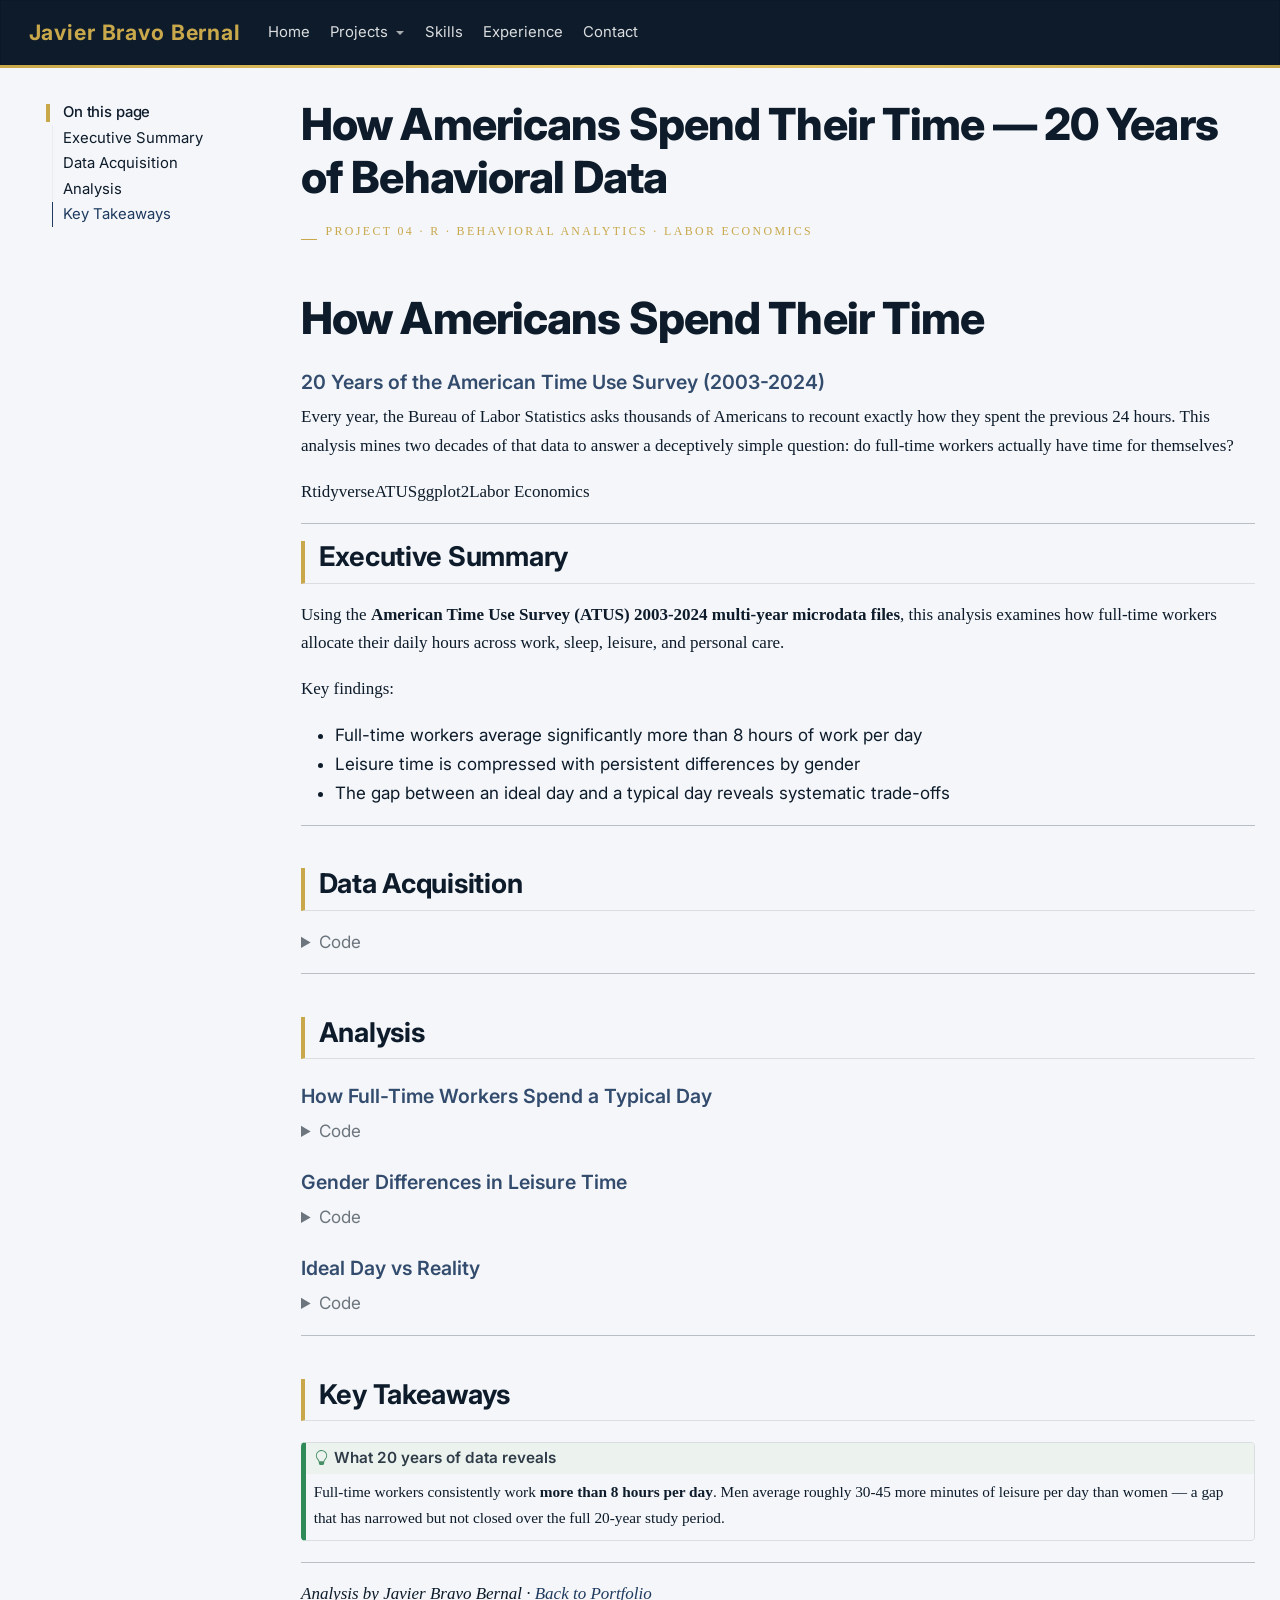
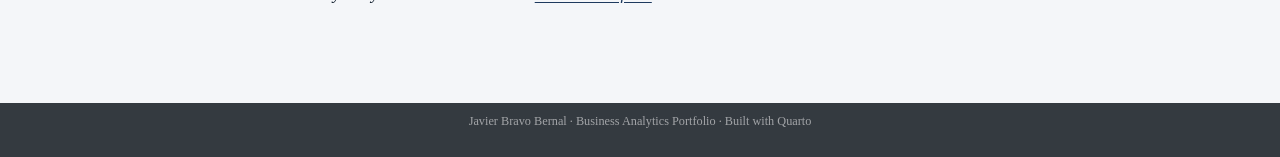
<file: docs/projects/mp02.html>
<!DOCTYPE html>
<html xmlns="http://www.w3.org/1999/xhtml" lang="en" xml:lang="en"><head>

<meta charset="utf-8">
<meta name="generator" content="quarto-1.8.27">

<meta name="viewport" content="width=device-width, initial-scale=1.0, user-scalable=yes">


<title>How Americans Spend Their Time — 20 Years of Behavioral Data – Javier Bravo Bernal</title>
<style>
code{white-space: pre-wrap;}
span.smallcaps{font-variant: small-caps;}
div.columns{display: flex; gap: min(4vw, 1.5em);}
div.column{flex: auto; overflow-x: auto;}
div.hanging-indent{margin-left: 1.5em; text-indent: -1.5em;}
ul.task-list{list-style: none;}
ul.task-list li input[type="checkbox"] {
  width: 0.8em;
  margin: 0 0.8em 0.2em -1em; /* quarto-specific, see https://github.com/quarto-dev/quarto-cli/issues/4556 */ 
  vertical-align: middle;
}
/* CSS for syntax highlighting */
html { -webkit-text-size-adjust: 100%; }
pre > code.sourceCode { white-space: pre; position: relative; }
pre > code.sourceCode > span { display: inline-block; line-height: 1.25; }
pre > code.sourceCode > span:empty { height: 1.2em; }
.sourceCode { overflow: visible; }
code.sourceCode > span { color: inherit; text-decoration: inherit; }
div.sourceCode { margin: 1em 0; }
pre.sourceCode { margin: 0; }
@media screen {
div.sourceCode { overflow: auto; }
}
@media print {
pre > code.sourceCode { white-space: pre-wrap; }
pre > code.sourceCode > span { text-indent: -5em; padding-left: 5em; }
}
pre.numberSource code
  { counter-reset: source-line 0; }
pre.numberSource code > span
  { position: relative; left: -4em; counter-increment: source-line; }
pre.numberSource code > span > a:first-child::before
  { content: counter(source-line);
    position: relative; left: -1em; text-align: right; vertical-align: baseline;
    border: none; display: inline-block;
    -webkit-touch-callout: none; -webkit-user-select: none;
    -khtml-user-select: none; -moz-user-select: none;
    -ms-user-select: none; user-select: none;
    padding: 0 4px; width: 4em;
  }
pre.numberSource { margin-left: 3em;  padding-left: 4px; }
div.sourceCode
  {   }
@media screen {
pre > code.sourceCode > span > a:first-child::before { text-decoration: underline; }
}
</style>


<script src="../site_libs/quarto-nav/quarto-nav.js"></script>
<script src="../site_libs/quarto-nav/headroom.min.js"></script>
<script src="../site_libs/clipboard/clipboard.min.js"></script>
<script src="../site_libs/quarto-search/autocomplete.umd.js"></script>
<script src="../site_libs/quarto-search/fuse.min.js"></script>
<script src="../site_libs/quarto-search/quarto-search.js"></script>
<meta name="quarto:offset" content="../">
<script src="../site_libs/quarto-html/quarto.js" type="module"></script>
<script src="../site_libs/quarto-html/tabsets/tabsets.js" type="module"></script>
<script src="../site_libs/quarto-html/axe/axe-check.js" type="module"></script>
<script src="../site_libs/quarto-html/popper.min.js"></script>
<script src="../site_libs/quarto-html/tippy.umd.min.js"></script>
<script src="../site_libs/quarto-html/anchor.min.js"></script>
<link href="../site_libs/quarto-html/tippy.css" rel="stylesheet">
<link href="../site_libs/quarto-html/quarto-syntax-highlighting-8f78bad36740733fa4acb35e15e408cb.css" rel="stylesheet" id="quarto-text-highlighting-styles">
<script src="../site_libs/bootstrap/bootstrap.min.js"></script>
<link href="../site_libs/bootstrap/bootstrap-icons.css" rel="stylesheet">
<link href="../site_libs/bootstrap/bootstrap-c3c9c04b2be52e41969054f776838d09.min.css" rel="stylesheet" append-hash="true" id="quarto-bootstrap" data-mode="light">
<script id="quarto-search-options" type="application/json">{
  "location": "navbar",
  "copy-button": false,
  "collapse-after": 3,
  "panel-placement": "end",
  "type": "overlay",
  "limit": 50,
  "keyboard-shortcut": [
    "f",
    "/",
    "s"
  ],
  "show-item-context": false,
  "language": {
    "search-no-results-text": "No results",
    "search-matching-documents-text": "matching documents",
    "search-copy-link-title": "Copy link to search",
    "search-hide-matches-text": "Hide additional matches",
    "search-more-match-text": "more match in this document",
    "search-more-matches-text": "more matches in this document",
    "search-clear-button-title": "Clear",
    "search-text-placeholder": "",
    "search-detached-cancel-button-title": "Cancel",
    "search-submit-button-title": "Submit",
    "search-label": "Search"
  }
}</script>


</head>

<body class="floating nav-fixed quarto-light">

<div id="quarto-search-results"></div>
  <header id="quarto-header" class="headroom fixed-top">
    <nav class="navbar navbar-expand-lg " data-bs-theme="dark">
      <div class="navbar-container container-fluid">
      <div class="navbar-brand-container mx-auto">
    <a class="navbar-brand" href="../index.html">
    <span class="navbar-title">Javier Bravo Bernal</span>
    </a>
  </div>
          <button class="navbar-toggler" type="button" data-bs-toggle="collapse" data-bs-target="#navbarCollapse" aria-controls="navbarCollapse" role="menu" aria-expanded="false" aria-label="Toggle navigation" onclick="if (window.quartoToggleHeadroom) { window.quartoToggleHeadroom(); }">
  <span class="navbar-toggler-icon"></span>
</button>
          <div class="collapse navbar-collapse" id="navbarCollapse">
            <ul class="navbar-nav navbar-nav-scroll me-auto">
  <li class="nav-item">
    <a class="nav-link" href="../index.html"> 
<span class="menu-text">Home</span></a>
  </li>  
  <li class="nav-item dropdown ">
    <a class="nav-link dropdown-toggle" href="#" id="nav-menu-projects" role="link" data-bs-toggle="dropdown" aria-expanded="false">
 <span class="menu-text">Projects</span>
    </a>
    <ul class="dropdown-menu" aria-labelledby="nav-menu-projects">    
        <li>
    <a class="dropdown-item" href="../projects/numismatica-mexico.html">
 <span class="dropdown-text">Numismática México — Sales Strategy</span></a>
  </li>  
        <li>
    <a class="dropdown-item" href="../projects/credit-risk.html">
 <span class="dropdown-text">Credit Risk Classification</span></a>
  </li>  
        <li>
    <a class="dropdown-item" href="../projects/mp01.html">
 <span class="dropdown-text">Campus Diversity After SFFA</span></a>
  </li>  
        <li>
    <a class="dropdown-item" href="../projects/mp02.html">
 <span class="dropdown-text">American Time Use Survey</span></a>
  </li>  
        <li>
    <a class="dropdown-item" href="../projects/mp03.html">
 <span class="dropdown-text">US Migration &amp; Reapportionment</span></a>
  </li>  
    </ul>
  </li>
  <li class="nav-item">
    <a class="nav-link" href="../index.html#skills"> 
<span class="menu-text">Skills</span></a>
  </li>  
  <li class="nav-item">
    <a class="nav-link" href="../index.html#experience"> 
<span class="menu-text">Experience</span></a>
  </li>  
  <li class="nav-item">
    <a class="nav-link" href="../index.html#contact"> 
<span class="menu-text">Contact</span></a>
  </li>  
</ul>
          </div> <!-- /navcollapse -->
            <div class="quarto-navbar-tools">
</div>
      </div> <!-- /container-fluid -->
    </nav>
</header>
<!-- content -->
<div id="quarto-content" class="quarto-container page-columns page-rows-contents page-layout-full page-navbar">
<!-- sidebar -->
  <nav id="quarto-sidebar" class="sidebar collapse collapse-horizontal quarto-sidebar-collapse-item sidebar-navigation floating overflow-auto">
    <nav id="TOC" role="doc-toc" class="toc-active">
    <h2 id="toc-title">On this page</h2>
   
  <ul>
  <li><a href="#executive-summary" id="toc-executive-summary" class="nav-link active" data-scroll-target="#executive-summary">Executive Summary</a></li>
  <li><a href="#data-acquisition" id="toc-data-acquisition" class="nav-link" data-scroll-target="#data-acquisition">Data Acquisition</a></li>
  <li><a href="#analysis" id="toc-analysis" class="nav-link" data-scroll-target="#analysis">Analysis</a>
  <ul class="collapse">
  <li><a href="#how-full-time-workers-spend-a-typical-day" id="toc-how-full-time-workers-spend-a-typical-day" class="nav-link" data-scroll-target="#how-full-time-workers-spend-a-typical-day">How Full-Time Workers Spend a Typical Day</a></li>
  <li><a href="#gender-differences-in-leisure-time" id="toc-gender-differences-in-leisure-time" class="nav-link" data-scroll-target="#gender-differences-in-leisure-time">Gender Differences in Leisure Time</a></li>
  <li><a href="#ideal-day-vs-reality" id="toc-ideal-day-vs-reality" class="nav-link" data-scroll-target="#ideal-day-vs-reality">Ideal Day vs Reality</a></li>
  </ul></li>
  <li><a href="#key-takeaways" id="toc-key-takeaways" class="nav-link" data-scroll-target="#key-takeaways">Key Takeaways</a></li>
  </ul>
</nav>
</nav>
<div id="quarto-sidebar-glass" class="quarto-sidebar-collapse-item" data-bs-toggle="collapse" data-bs-target=".quarto-sidebar-collapse-item"></div>
<!-- margin-sidebar -->
    <div id="quarto-margin-sidebar" class="sidebar margin-sidebar zindex-bottom">
    </div>
<!-- main -->
<main class="content column-page-right" id="quarto-document-content">

<header id="title-block-header" class="quarto-title-block default">
<div class="quarto-title">
<h1 class="title">How Americans Spend Their Time — 20 Years of Behavioral Data</h1>
</div>



<div class="quarto-title-meta column-page-right">

    
  
    
  </div>
  


</header>


<div class="proj-hero">
<div class="eyebrow">
<p>Project 04 · R · Behavioral Analytics · Labor Economics</p>
</div>
<section id="how-americans-spend-their-time" class="level1">
<h1>How Americans Spend Their Time</h1>
<section id="years-of-the-american-time-use-survey-2003-2024" class="level3">
<h3 class="anchored" data-anchor-id="years-of-the-american-time-use-survey-2003-2024">20 Years of the American Time Use Survey (2003-2024)</h3>
<div class="lede">
<p>Every year, the Bureau of Labor Statistics asks thousands of Americans to recount exactly how they spent the previous 24 hours. This analysis mines two decades of that data to answer a deceptively simple question: do full-time workers actually have time for themselves?</p>
</div>
<div class="tag-row">
<p><span>R</span><span>tidyverse</span><span>ATUS</span><span>ggplot2</span><span>Labor Economics</span></p>
</div>
</section>
</section>
</div>
<hr>
<section id="executive-summary" class="level2">
<h2 class="anchored" data-anchor-id="executive-summary">Executive Summary</h2>
<p>Using the <strong>American Time Use Survey (ATUS) 2003-2024 multi-year microdata files</strong>, this analysis examines how full-time workers allocate their daily hours across work, sleep, leisure, and personal care.</p>
<p>Key findings:</p>
<ul>
<li>Full-time workers average significantly more than 8 hours of work per day</li>
<li>Leisure time is compressed with persistent differences by gender</li>
<li>The gap between an ideal day and a typical day reveals systematic trade-offs</li>
</ul>
<hr>
</section>
<section id="data-acquisition" class="level2">
<h2 class="anchored" data-anchor-id="data-acquisition">Data Acquisition</h2>
<div class="cell">
<details class="code-fold">
<summary>Code</summary>
<div class="code-copy-outer-scaffold"><div class="sourceCode cell-code" id="cb1"><pre class="sourceCode r code-with-copy"><code class="sourceCode r"><span id="cb1-1"><a href="#cb1-1" aria-hidden="true" tabindex="-1"></a><span class="fu">library</span>(tidyverse)</span>
<span id="cb1-2"><a href="#cb1-2" aria-hidden="true" tabindex="-1"></a><span class="fu">library</span>(glue)</span>
<span id="cb1-3"><a href="#cb1-3" aria-hidden="true" tabindex="-1"></a></span>
<span id="cb1-4"><a href="#cb1-4" aria-hidden="true" tabindex="-1"></a>load_atus_data <span class="ot">&lt;-</span> <span class="cf">function</span>(<span class="at">file_base =</span> <span class="fu">c</span>(<span class="st">"resp"</span>, <span class="st">"rost"</span>, <span class="st">"act"</span>)) {</span>
<span id="cb1-5"><a href="#cb1-5" aria-hidden="true" tabindex="-1"></a>  <span class="cf">if</span> (<span class="sc">!</span><span class="fu">dir.exists</span>(<span class="fu">file.path</span>(<span class="st">"data"</span>, <span class="st">"mp02"</span>))) {</span>
<span id="cb1-6"><a href="#cb1-6" aria-hidden="true" tabindex="-1"></a>    <span class="fu">dir.create</span>(<span class="fu">file.path</span>(<span class="st">"data"</span>, <span class="st">"mp02"</span>), <span class="at">showWarnings =</span> <span class="cn">FALSE</span>, <span class="at">recursive =</span> <span class="cn">TRUE</span>)</span>
<span id="cb1-7"><a href="#cb1-7" aria-hidden="true" tabindex="-1"></a>  }</span>
<span id="cb1-8"><a href="#cb1-8" aria-hidden="true" tabindex="-1"></a>  file_base     <span class="ot">&lt;-</span> <span class="fu">match.arg</span>(file_base)</span>
<span id="cb1-9"><a href="#cb1-9" aria-hidden="true" tabindex="-1"></a>  file_name_out <span class="ot">&lt;-</span> <span class="fu">file.path</span>(<span class="st">"data"</span>, <span class="st">"mp02"</span>, <span class="fu">glue</span>(<span class="st">"atus{file_base}_0324.dat"</span>))</span>
<span id="cb1-10"><a href="#cb1-10" aria-hidden="true" tabindex="-1"></a>  <span class="cf">if</span> (<span class="sc">!</span><span class="fu">file.exists</span>(file_name_out)) {</span>
<span id="cb1-11"><a href="#cb1-11" aria-hidden="true" tabindex="-1"></a>    zip_file <span class="ot">&lt;-</span> <span class="fu">file.path</span>(<span class="st">"data"</span>, <span class="st">"mp02"</span>, <span class="fu">glue</span>(<span class="st">"atus{file_base}_0324.zip"</span>))</span>
<span id="cb1-12"><a href="#cb1-12" aria-hidden="true" tabindex="-1"></a>    <span class="fu">download.file</span>(</span>
<span id="cb1-13"><a href="#cb1-13" aria-hidden="true" tabindex="-1"></a>      <span class="fu">glue</span>(<span class="st">"https://www.bls.gov/tus/datafiles/atus{file_base}_0324.zip"</span>),</span>
<span id="cb1-14"><a href="#cb1-14" aria-hidden="true" tabindex="-1"></a>      <span class="at">destfile =</span> zip_file, <span class="at">quiet =</span> <span class="cn">TRUE</span>, <span class="at">mode =</span> <span class="st">"wb"</span></span>
<span id="cb1-15"><a href="#cb1-15" aria-hidden="true" tabindex="-1"></a>    )</span>
<span id="cb1-16"><a href="#cb1-16" aria-hidden="true" tabindex="-1"></a>    <span class="fu">unzip</span>(zip_file, <span class="at">exdir =</span> <span class="fu">file.path</span>(<span class="st">"data"</span>, <span class="st">"mp02"</span>))</span>
<span id="cb1-17"><a href="#cb1-17" aria-hidden="true" tabindex="-1"></a>  }</span>
<span id="cb1-18"><a href="#cb1-18" aria-hidden="true" tabindex="-1"></a>  <span class="fu">read_csv</span>(file_name_out, <span class="at">show_col_types =</span> <span class="cn">FALSE</span>)</span>
<span id="cb1-19"><a href="#cb1-19" aria-hidden="true" tabindex="-1"></a>}</span>
<span id="cb1-20"><a href="#cb1-20" aria-hidden="true" tabindex="-1"></a></span>
<span id="cb1-21"><a href="#cb1-21" aria-hidden="true" tabindex="-1"></a>df_resp <span class="ot">&lt;-</span> <span class="fu">load_atus_data</span>(<span class="st">"resp"</span>)</span>
<span id="cb1-22"><a href="#cb1-22" aria-hidden="true" tabindex="-1"></a>df_rost <span class="ot">&lt;-</span> <span class="fu">load_atus_data</span>(<span class="st">"rost"</span>)</span>
<span id="cb1-23"><a href="#cb1-23" aria-hidden="true" tabindex="-1"></a>df_act  <span class="ot">&lt;-</span> <span class="fu">load_atus_data</span>(<span class="st">"act"</span>)</span></code></pre></div><button title="Copy to Clipboard" class="code-copy-button"><i class="bi"></i></button></div>
</details>
</div>
<hr>
</section>
<section id="analysis" class="level2">
<h2 class="anchored" data-anchor-id="analysis">Analysis</h2>
<section id="how-full-time-workers-spend-a-typical-day" class="level3">
<h3 class="anchored" data-anchor-id="how-full-time-workers-spend-a-typical-day">How Full-Time Workers Spend a Typical Day</h3>
<div class="cell">
<details class="code-fold">
<summary>Code</summary>
<div class="code-copy-outer-scaffold"><div class="sourceCode cell-code" id="cb2"><pre class="sourceCode r code-with-copy"><code class="sourceCode r"><span id="cb2-1"><a href="#cb2-1" aria-hidden="true" tabindex="-1"></a>full_time_ids <span class="ot">&lt;-</span> df_resp <span class="sc">|&gt;</span> <span class="fu">filter</span>(TELFS <span class="sc">==</span> <span class="dv">1</span>) <span class="sc">|&gt;</span> <span class="fu">pull</span>(TUCASEID)</span>
<span id="cb2-2"><a href="#cb2-2" aria-hidden="true" tabindex="-1"></a></span>
<span id="cb2-3"><a href="#cb2-3" aria-hidden="true" tabindex="-1"></a>worker_activities <span class="ot">&lt;-</span> df_act <span class="sc">|&gt;</span></span>
<span id="cb2-4"><a href="#cb2-4" aria-hidden="true" tabindex="-1"></a>  <span class="fu">filter</span>(TUCASEID <span class="sc">%in%</span> full_time_ids) <span class="sc">|&gt;</span></span>
<span id="cb2-5"><a href="#cb2-5" aria-hidden="true" tabindex="-1"></a>  <span class="fu">mutate</span>(<span class="at">category =</span> <span class="fu">case_when</span>(</span>
<span id="cb2-6"><a href="#cb2-6" aria-hidden="true" tabindex="-1"></a>    <span class="fu">str_starts</span>(<span class="fu">as.character</span>(TRCODE), <span class="st">"01"</span>) <span class="sc">~</span> <span class="st">"Work"</span>,</span>
<span id="cb2-7"><a href="#cb2-7" aria-hidden="true" tabindex="-1"></a>    <span class="fu">str_starts</span>(<span class="fu">as.character</span>(TRCODE), <span class="st">"03"</span>) <span class="sc">~</span> <span class="st">"Sleep"</span>,</span>
<span id="cb2-8"><a href="#cb2-8" aria-hidden="true" tabindex="-1"></a>    <span class="fu">str_starts</span>(<span class="fu">as.character</span>(TRCODE), <span class="st">"12"</span>) <span class="sc">~</span> <span class="st">"Leisure"</span>,</span>
<span id="cb2-9"><a href="#cb2-9" aria-hidden="true" tabindex="-1"></a>    <span class="fu">str_starts</span>(<span class="fu">as.character</span>(TRCODE), <span class="st">"07"</span>) <span class="sc">~</span> <span class="st">"Personal Care"</span>,</span>
<span id="cb2-10"><a href="#cb2-10" aria-hidden="true" tabindex="-1"></a>    <span class="cn">TRUE</span> <span class="sc">~</span> <span class="st">"Other"</span></span>
<span id="cb2-11"><a href="#cb2-11" aria-hidden="true" tabindex="-1"></a>  )) <span class="sc">|&gt;</span></span>
<span id="cb2-12"><a href="#cb2-12" aria-hidden="true" tabindex="-1"></a>  <span class="fu">group_by</span>(TUCASEID, category) <span class="sc">|&gt;</span></span>
<span id="cb2-13"><a href="#cb2-13" aria-hidden="true" tabindex="-1"></a>  <span class="fu">summarize</span>(<span class="at">minutes =</span> <span class="fu">sum</span>(TUACTDUR24, <span class="at">na.rm =</span> <span class="cn">TRUE</span>), <span class="at">.groups =</span> <span class="st">"drop"</span>) <span class="sc">|&gt;</span></span>
<span id="cb2-14"><a href="#cb2-14" aria-hidden="true" tabindex="-1"></a>  <span class="fu">group_by</span>(category) <span class="sc">|&gt;</span></span>
<span id="cb2-15"><a href="#cb2-15" aria-hidden="true" tabindex="-1"></a>  <span class="fu">summarize</span>(<span class="at">avg_hours =</span> <span class="fu">mean</span>(minutes <span class="sc">/</span> <span class="dv">60</span>, <span class="at">na.rm =</span> <span class="cn">TRUE</span>)) <span class="sc">|&gt;</span></span>
<span id="cb2-16"><a href="#cb2-16" aria-hidden="true" tabindex="-1"></a>  <span class="fu">filter</span>(category <span class="sc">%in%</span> <span class="fu">c</span>(<span class="st">"Work"</span>, <span class="st">"Sleep"</span>, <span class="st">"Leisure"</span>, <span class="st">"Personal Care"</span>))</span>
<span id="cb2-17"><a href="#cb2-17" aria-hidden="true" tabindex="-1"></a></span>
<span id="cb2-18"><a href="#cb2-18" aria-hidden="true" tabindex="-1"></a>worker_activities <span class="sc">|&gt;</span></span>
<span id="cb2-19"><a href="#cb2-19" aria-hidden="true" tabindex="-1"></a>  <span class="fu">ggplot</span>(<span class="fu">aes</span>(<span class="at">x =</span> <span class="fu">reorder</span>(category, avg_hours), <span class="at">y =</span> avg_hours, <span class="at">fill =</span> category)) <span class="sc">+</span></span>
<span id="cb2-20"><a href="#cb2-20" aria-hidden="true" tabindex="-1"></a>  <span class="fu">geom_col</span>(<span class="at">width =</span> <span class="fl">0.6</span>, <span class="at">show.legend =</span> <span class="cn">FALSE</span>) <span class="sc">+</span></span>
<span id="cb2-21"><a href="#cb2-21" aria-hidden="true" tabindex="-1"></a>  <span class="fu">geom_text</span>(<span class="fu">aes</span>(<span class="at">label =</span> <span class="fu">round</span>(avg_hours, <span class="dv">1</span>)), <span class="at">hjust =</span> <span class="sc">-</span><span class="fl">0.2</span>, <span class="at">size =</span> <span class="dv">4</span>, <span class="at">fontface =</span> <span class="st">"bold"</span>) <span class="sc">+</span></span>
<span id="cb2-22"><a href="#cb2-22" aria-hidden="true" tabindex="-1"></a>  <span class="fu">coord_flip</span>() <span class="sc">+</span></span>
<span id="cb2-23"><a href="#cb2-23" aria-hidden="true" tabindex="-1"></a>  <span class="fu">scale_fill_manual</span>(<span class="at">values =</span> <span class="fu">c</span>(</span>
<span id="cb2-24"><a href="#cb2-24" aria-hidden="true" tabindex="-1"></a>    <span class="at">Work =</span> <span class="st">"#0d1b2a"</span>, <span class="at">Sleep =</span> <span class="st">"#1e3a5f"</span>,</span>
<span id="cb2-25"><a href="#cb2-25" aria-hidden="true" tabindex="-1"></a>    <span class="at">Leisure =</span> <span class="st">"#c9a84c"</span>, <span class="st">`</span><span class="at">Personal Care</span><span class="st">`</span> <span class="ot">=</span> <span class="st">"#2e8b57"</span></span>
<span id="cb2-26"><a href="#cb2-26" aria-hidden="true" tabindex="-1"></a>  )) <span class="sc">+</span></span>
<span id="cb2-27"><a href="#cb2-27" aria-hidden="true" tabindex="-1"></a>  <span class="fu">scale_y_continuous</span>(<span class="at">limits =</span> <span class="fu">c</span>(<span class="dv">0</span>, <span class="dv">12</span>), <span class="at">expand =</span> <span class="fu">c</span>(<span class="dv">0</span>, <span class="dv">0</span>)) <span class="sc">+</span></span>
<span id="cb2-28"><a href="#cb2-28" aria-hidden="true" tabindex="-1"></a>  <span class="fu">labs</span>(<span class="at">title =</span> <span class="st">"How Full-Time Workers Spend a Typical Day"</span>,</span>
<span id="cb2-29"><a href="#cb2-29" aria-hidden="true" tabindex="-1"></a>       <span class="at">subtitle =</span> <span class="st">"Average hours by activity · ATUS 2003-2024"</span>,</span>
<span id="cb2-30"><a href="#cb2-30" aria-hidden="true" tabindex="-1"></a>       <span class="at">x =</span> <span class="cn">NULL</span>, <span class="at">y =</span> <span class="st">"Average Hours per Day"</span>) <span class="sc">+</span></span>
<span id="cb2-31"><a href="#cb2-31" aria-hidden="true" tabindex="-1"></a>  <span class="fu">theme_minimal</span>(<span class="at">base_size =</span> <span class="dv">13</span>)</span></code></pre></div><button title="Copy to Clipboard" class="code-copy-button"><i class="bi"></i></button></div>
</details>
</div>
</section>
<section id="gender-differences-in-leisure-time" class="level3">
<h3 class="anchored" data-anchor-id="gender-differences-in-leisure-time">Gender Differences in Leisure Time</h3>
<div class="cell">
<details class="code-fold">
<summary>Code</summary>
<div class="code-copy-outer-scaffold"><div class="sourceCode cell-code" id="cb3"><pre class="sourceCode r code-with-copy"><code class="sourceCode r"><span id="cb3-1"><a href="#cb3-1" aria-hidden="true" tabindex="-1"></a>df_resp <span class="sc">|&gt;</span></span>
<span id="cb3-2"><a href="#cb3-2" aria-hidden="true" tabindex="-1"></a>  <span class="fu">filter</span>(TELFS <span class="sc">==</span> <span class="dv">1</span>) <span class="sc">|&gt;</span></span>
<span id="cb3-3"><a href="#cb3-3" aria-hidden="true" tabindex="-1"></a>  <span class="fu">select</span>(TUCASEID, <span class="at">year =</span> TUYEAR) <span class="sc">|&gt;</span></span>
<span id="cb3-4"><a href="#cb3-4" aria-hidden="true" tabindex="-1"></a>  <span class="fu">left_join</span>(df_rost <span class="sc">|&gt;</span> <span class="fu">filter</span>(TULINENO <span class="sc">==</span> <span class="dv">1</span>) <span class="sc">|&gt;</span> <span class="fu">select</span>(TUCASEID, <span class="at">sex =</span> TESEX), <span class="at">by =</span> <span class="st">"TUCASEID"</span>) <span class="sc">|&gt;</span></span>
<span id="cb3-5"><a href="#cb3-5" aria-hidden="true" tabindex="-1"></a>  <span class="fu">left_join</span>(</span>
<span id="cb3-6"><a href="#cb3-6" aria-hidden="true" tabindex="-1"></a>    df_act <span class="sc">|&gt;</span></span>
<span id="cb3-7"><a href="#cb3-7" aria-hidden="true" tabindex="-1"></a>      <span class="fu">mutate</span>(<span class="at">is_leisure =</span> <span class="fu">str_starts</span>(<span class="fu">as.character</span>(TRCODE), <span class="st">"12"</span>)) <span class="sc">|&gt;</span></span>
<span id="cb3-8"><a href="#cb3-8" aria-hidden="true" tabindex="-1"></a>      <span class="fu">group_by</span>(TUCASEID) <span class="sc">|&gt;</span></span>
<span id="cb3-9"><a href="#cb3-9" aria-hidden="true" tabindex="-1"></a>      <span class="fu">summarize</span>(<span class="at">leisure_mins =</span> <span class="fu">sum</span>(TUACTDUR24[is_leisure], <span class="at">na.rm =</span> <span class="cn">TRUE</span>)),</span>
<span id="cb3-10"><a href="#cb3-10" aria-hidden="true" tabindex="-1"></a>    <span class="at">by =</span> <span class="st">"TUCASEID"</span></span>
<span id="cb3-11"><a href="#cb3-11" aria-hidden="true" tabindex="-1"></a>  ) <span class="sc">|&gt;</span></span>
<span id="cb3-12"><a href="#cb3-12" aria-hidden="true" tabindex="-1"></a>  <span class="fu">mutate</span>(<span class="at">sex_label =</span> <span class="fu">if_else</span>(sex <span class="sc">==</span> <span class="dv">1</span>, <span class="st">"Men"</span>, <span class="st">"Women"</span>)) <span class="sc">|&gt;</span></span>
<span id="cb3-13"><a href="#cb3-13" aria-hidden="true" tabindex="-1"></a>  <span class="fu">group_by</span>(year, sex_label) <span class="sc">|&gt;</span></span>
<span id="cb3-14"><a href="#cb3-14" aria-hidden="true" tabindex="-1"></a>  <span class="fu">summarize</span>(<span class="at">avg_leisure =</span> <span class="fu">mean</span>(leisure_mins <span class="sc">/</span> <span class="dv">60</span>, <span class="at">na.rm =</span> <span class="cn">TRUE</span>), <span class="at">.groups =</span> <span class="st">"drop"</span>) <span class="sc">|&gt;</span></span>
<span id="cb3-15"><a href="#cb3-15" aria-hidden="true" tabindex="-1"></a>  <span class="fu">ggplot</span>(<span class="fu">aes</span>(<span class="at">x =</span> year, <span class="at">y =</span> avg_leisure, <span class="at">color =</span> sex_label)) <span class="sc">+</span></span>
<span id="cb3-16"><a href="#cb3-16" aria-hidden="true" tabindex="-1"></a>  <span class="fu">geom_line</span>(<span class="at">linewidth =</span> <span class="fl">1.2</span>) <span class="sc">+</span></span>
<span id="cb3-17"><a href="#cb3-17" aria-hidden="true" tabindex="-1"></a>  <span class="fu">geom_point</span>(<span class="at">size =</span> <span class="fl">2.5</span>) <span class="sc">+</span></span>
<span id="cb3-18"><a href="#cb3-18" aria-hidden="true" tabindex="-1"></a>  <span class="fu">scale_color_manual</span>(<span class="at">values =</span> <span class="fu">c</span>(<span class="at">Men =</span> <span class="st">"#0d1b2a"</span>, <span class="at">Women =</span> <span class="st">"#c9a84c"</span>)) <span class="sc">+</span></span>
<span id="cb3-19"><a href="#cb3-19" aria-hidden="true" tabindex="-1"></a>  <span class="fu">labs</span>(<span class="at">title =</span> <span class="st">"Daily Leisure Hours by Gender — Full-Time Workers"</span>,</span>
<span id="cb3-20"><a href="#cb3-20" aria-hidden="true" tabindex="-1"></a>       <span class="at">subtitle =</span> <span class="st">"ATUS 2003-2024"</span>,</span>
<span id="cb3-21"><a href="#cb3-21" aria-hidden="true" tabindex="-1"></a>       <span class="at">x =</span> <span class="cn">NULL</span>, <span class="at">y =</span> <span class="st">"Average Hours per Day"</span>, <span class="at">color =</span> <span class="cn">NULL</span>) <span class="sc">+</span></span>
<span id="cb3-22"><a href="#cb3-22" aria-hidden="true" tabindex="-1"></a>  <span class="fu">theme_minimal</span>(<span class="at">base_size =</span> <span class="dv">13</span>) <span class="sc">+</span></span>
<span id="cb3-23"><a href="#cb3-23" aria-hidden="true" tabindex="-1"></a>  <span class="fu">theme</span>(<span class="at">legend.position =</span> <span class="st">"bottom"</span>)</span></code></pre></div><button title="Copy to Clipboard" class="code-copy-button"><i class="bi"></i></button></div>
</details>
</div>
</section>
<section id="ideal-day-vs-reality" class="level3">
<h3 class="anchored" data-anchor-id="ideal-day-vs-reality">Ideal Day vs Reality</h3>
<div class="cell">
<details class="code-fold">
<summary>Code</summary>
<div class="code-copy-outer-scaffold"><div class="sourceCode cell-code" id="cb4"><pre class="sourceCode r code-with-copy"><code class="sourceCode r"><span id="cb4-1"><a href="#cb4-1" aria-hidden="true" tabindex="-1"></a>worker_time <span class="ot">&lt;-</span> worker_activities <span class="sc">|&gt;</span></span>
<span id="cb4-2"><a href="#cb4-2" aria-hidden="true" tabindex="-1"></a>  <span class="fu">filter</span>(category <span class="sc">%in%</span> <span class="fu">c</span>(<span class="st">"Work"</span>, <span class="st">"Sleep"</span>, <span class="st">"Leisure"</span>)) <span class="sc">|&gt;</span></span>
<span id="cb4-3"><a href="#cb4-3" aria-hidden="true" tabindex="-1"></a>  <span class="fu">rename</span>(<span class="at">hours =</span> avg_hours)</span>
<span id="cb4-4"><a href="#cb4-4" aria-hidden="true" tabindex="-1"></a></span>
<span id="cb4-5"><a href="#cb4-5" aria-hidden="true" tabindex="-1"></a><span class="fu">bind_rows</span>(</span>
<span id="cb4-6"><a href="#cb4-6" aria-hidden="true" tabindex="-1"></a>  <span class="fu">tibble</span>(<span class="at">category =</span> <span class="fu">c</span>(<span class="st">"Work"</span>,<span class="st">"Sleep"</span>,<span class="st">"Leisure"</span>), <span class="at">hours =</span> <span class="fu">c</span>(<span class="dv">8</span>,<span class="dv">8</span>,<span class="dv">4</span>), <span class="at">type =</span> <span class="st">"Target (Ideal)"</span>),</span>
<span id="cb4-7"><a href="#cb4-7" aria-hidden="true" tabindex="-1"></a>  worker_time <span class="sc">|&gt;</span> <span class="fu">mutate</span>(<span class="at">type =</span> <span class="st">"Typical (ATUS Data)"</span>)</span>
<span id="cb4-8"><a href="#cb4-8" aria-hidden="true" tabindex="-1"></a>) <span class="sc">|&gt;</span></span>
<span id="cb4-9"><a href="#cb4-9" aria-hidden="true" tabindex="-1"></a>  <span class="fu">mutate</span>(<span class="at">percent =</span> hours <span class="sc">/</span> <span class="dv">24</span>, <span class="at">remainder =</span> <span class="dv">1</span> <span class="sc">-</span> percent) <span class="sc">|&gt;</span></span>
<span id="cb4-10"><a href="#cb4-10" aria-hidden="true" tabindex="-1"></a>  <span class="fu">pivot_longer</span>(<span class="fu">c</span>(percent, remainder), <span class="at">names_to =</span> <span class="st">"part"</span>, <span class="at">values_to =</span> <span class="st">"value"</span>) <span class="sc">|&gt;</span></span>
<span id="cb4-11"><a href="#cb4-11" aria-hidden="true" tabindex="-1"></a>  <span class="fu">ggplot</span>(<span class="fu">aes</span>(<span class="at">x =</span> type, <span class="at">y =</span> value, <span class="at">fill =</span> <span class="fu">interaction</span>(category, part))) <span class="sc">+</span></span>
<span id="cb4-12"><a href="#cb4-12" aria-hidden="true" tabindex="-1"></a>  <span class="fu">geom_col</span>(<span class="at">width =</span> <span class="fl">0.85</span>, <span class="at">color =</span> <span class="cn">NA</span>) <span class="sc">+</span></span>
<span id="cb4-13"><a href="#cb4-13" aria-hidden="true" tabindex="-1"></a>  <span class="fu">coord_polar</span>(<span class="at">theta =</span> <span class="st">"y"</span>) <span class="sc">+</span></span>
<span id="cb4-14"><a href="#cb4-14" aria-hidden="true" tabindex="-1"></a>  <span class="fu">facet_wrap</span>(<span class="sc">~</span>type) <span class="sc">+</span></span>
<span id="cb4-15"><a href="#cb4-15" aria-hidden="true" tabindex="-1"></a>  <span class="fu">scale_fill_manual</span>(<span class="at">values =</span> <span class="fu">c</span>(</span>
<span id="cb4-16"><a href="#cb4-16" aria-hidden="true" tabindex="-1"></a>    <span class="st">"Work.percent"</span> <span class="ot">=</span> <span class="st">"#0d1b2a"</span>,    <span class="st">"Work.remainder"</span> <span class="ot">=</span> <span class="st">"#e8e8e8"</span>,</span>
<span id="cb4-17"><a href="#cb4-17" aria-hidden="true" tabindex="-1"></a>    <span class="st">"Sleep.percent"</span> <span class="ot">=</span> <span class="st">"#1e3a5f"</span>,   <span class="st">"Sleep.remainder"</span> <span class="ot">=</span> <span class="st">"#e8e8e8"</span>,</span>
<span id="cb4-18"><a href="#cb4-18" aria-hidden="true" tabindex="-1"></a>    <span class="st">"Leisure.percent"</span> <span class="ot">=</span> <span class="st">"#c9a84c"</span>, <span class="st">"Leisure.remainder"</span> <span class="ot">=</span> <span class="st">"#e8e8e8"</span></span>
<span id="cb4-19"><a href="#cb4-19" aria-hidden="true" tabindex="-1"></a>  )) <span class="sc">+</span></span>
<span id="cb4-20"><a href="#cb4-20" aria-hidden="true" tabindex="-1"></a>  <span class="fu">theme_void</span>(<span class="at">base_size =</span> <span class="dv">13</span>) <span class="sc">+</span></span>
<span id="cb4-21"><a href="#cb4-21" aria-hidden="true" tabindex="-1"></a>  <span class="fu">theme</span>(<span class="at">legend.position =</span> <span class="st">"bottom"</span>,</span>
<span id="cb4-22"><a href="#cb4-22" aria-hidden="true" tabindex="-1"></a>        <span class="at">strip.text =</span> <span class="fu">element_text</span>(<span class="at">size =</span> <span class="dv">13</span>, <span class="at">face =</span> <span class="st">"bold"</span>),</span>
<span id="cb4-23"><a href="#cb4-23" aria-hidden="true" tabindex="-1"></a>        <span class="at">plot.title =</span> <span class="fu">element_text</span>(<span class="at">size =</span> <span class="dv">15</span>, <span class="at">face =</span> <span class="st">"bold"</span>, <span class="at">hjust =</span> <span class="fl">0.5</span>)) <span class="sc">+</span></span>
<span id="cb4-24"><a href="#cb4-24" aria-hidden="true" tabindex="-1"></a>  <span class="fu">labs</span>(<span class="at">title =</span> <span class="st">"Ideal vs Typical Day — Full-Time Workers"</span>, <span class="at">fill =</span> <span class="st">"Activity"</span>)</span></code></pre></div><button title="Copy to Clipboard" class="code-copy-button"><i class="bi"></i></button></div>
</details>
</div>
<hr>
</section>
</section>
<section id="key-takeaways" class="level2">
<h2 class="anchored" data-anchor-id="key-takeaways">Key Takeaways</h2>
<div class="callout callout-style-default callout-tip callout-titled" title="What 20 years of data reveals">
<div class="callout-header d-flex align-content-center">
<div class="callout-icon-container">
<i class="callout-icon"></i>
</div>
<div class="callout-title-container flex-fill">
<span class="screen-reader-only">Tip</span>What 20 years of data reveals
</div>
</div>
<div class="callout-body-container callout-body">
<p>Full-time workers consistently work <strong>more than 8 hours per day</strong>. Men average roughly 30-45 more minutes of leisure per day than women — a gap that has narrowed but not closed over the full 20-year study period.</p>
</div>
</div>
<hr>
<p><em>Analysis by Javier Bravo Bernal · <a href="index.html#projects">Back to Portfolio</a></em></p>


</section>

</main> <!-- /main -->
<script id="quarto-html-after-body" type="application/javascript">
  window.document.addEventListener("DOMContentLoaded", function (event) {
    const icon = "";
    const anchorJS = new window.AnchorJS();
    anchorJS.options = {
      placement: 'right',
      icon: icon
    };
    anchorJS.add('.anchored');
    const isCodeAnnotation = (el) => {
      for (const clz of el.classList) {
        if (clz.startsWith('code-annotation-')) {                     
          return true;
        }
      }
      return false;
    }
    const onCopySuccess = function(e) {
      // button target
      const button = e.trigger;
      // don't keep focus
      button.blur();
      // flash "checked"
      button.classList.add('code-copy-button-checked');
      var currentTitle = button.getAttribute("title");
      button.setAttribute("title", "Copied!");
      let tooltip;
      if (window.bootstrap) {
        button.setAttribute("data-bs-toggle", "tooltip");
        button.setAttribute("data-bs-placement", "left");
        button.setAttribute("data-bs-title", "Copied!");
        tooltip = new bootstrap.Tooltip(button, 
          { trigger: "manual", 
            customClass: "code-copy-button-tooltip",
            offset: [0, -8]});
        tooltip.show();    
      }
      setTimeout(function() {
        if (tooltip) {
          tooltip.hide();
          button.removeAttribute("data-bs-title");
          button.removeAttribute("data-bs-toggle");
          button.removeAttribute("data-bs-placement");
        }
        button.setAttribute("title", currentTitle);
        button.classList.remove('code-copy-button-checked');
      }, 1000);
      // clear code selection
      e.clearSelection();
    }
    const getTextToCopy = function(trigger) {
      const outerScaffold = trigger.parentElement.cloneNode(true);
      const codeEl = outerScaffold.querySelector('code');
      for (const childEl of codeEl.children) {
        if (isCodeAnnotation(childEl)) {
          childEl.remove();
        }
      }
      return codeEl.innerText;
    }
    const clipboard = new window.ClipboardJS('.code-copy-button:not([data-in-quarto-modal])', {
      text: getTextToCopy
    });
    clipboard.on('success', onCopySuccess);
    if (window.document.getElementById('quarto-embedded-source-code-modal')) {
      const clipboardModal = new window.ClipboardJS('.code-copy-button[data-in-quarto-modal]', {
        text: getTextToCopy,
        container: window.document.getElementById('quarto-embedded-source-code-modal')
      });
      clipboardModal.on('success', onCopySuccess);
    }
      var localhostRegex = new RegExp(/^(?:http|https):\/\/localhost\:?[0-9]*\//);
      var mailtoRegex = new RegExp(/^mailto:/);
        var filterRegex = new RegExp("https:\/\/jalfred259806\.github\.io\/portfolio\/");
      var isInternal = (href) => {
          return filterRegex.test(href) || localhostRegex.test(href) || mailtoRegex.test(href);
      }
      // Inspect non-navigation links and adorn them if external
     var links = window.document.querySelectorAll('a[href]:not(.nav-link):not(.navbar-brand):not(.toc-action):not(.sidebar-link):not(.sidebar-item-toggle):not(.pagination-link):not(.no-external):not([aria-hidden]):not(.dropdown-item):not(.quarto-navigation-tool):not(.about-link)');
      for (var i=0; i<links.length; i++) {
        const link = links[i];
        if (!isInternal(link.href)) {
          // undo the damage that might have been done by quarto-nav.js in the case of
          // links that we want to consider external
          if (link.dataset.originalHref !== undefined) {
            link.href = link.dataset.originalHref;
          }
        }
      }
    function tippyHover(el, contentFn, onTriggerFn, onUntriggerFn) {
      const config = {
        allowHTML: true,
        maxWidth: 500,
        delay: 100,
        arrow: false,
        appendTo: function(el) {
            return el.parentElement;
        },
        interactive: true,
        interactiveBorder: 10,
        theme: 'quarto',
        placement: 'bottom-start',
      };
      if (contentFn) {
        config.content = contentFn;
      }
      if (onTriggerFn) {
        config.onTrigger = onTriggerFn;
      }
      if (onUntriggerFn) {
        config.onUntrigger = onUntriggerFn;
      }
      window.tippy(el, config); 
    }
    const noterefs = window.document.querySelectorAll('a[role="doc-noteref"]');
    for (var i=0; i<noterefs.length; i++) {
      const ref = noterefs[i];
      tippyHover(ref, function() {
        // use id or data attribute instead here
        let href = ref.getAttribute('data-footnote-href') || ref.getAttribute('href');
        try { href = new URL(href).hash; } catch {}
        const id = href.replace(/^#\/?/, "");
        const note = window.document.getElementById(id);
        if (note) {
          return note.innerHTML;
        } else {
          return "";
        }
      });
    }
    const xrefs = window.document.querySelectorAll('a.quarto-xref');
    const processXRef = (id, note) => {
      // Strip column container classes
      const stripColumnClz = (el) => {
        el.classList.remove("page-full", "page-columns");
        if (el.children) {
          for (const child of el.children) {
            stripColumnClz(child);
          }
        }
      }
      stripColumnClz(note)
      if (id === null || id.startsWith('sec-')) {
        // Special case sections, only their first couple elements
        const container = document.createElement("div");
        if (note.children && note.children.length > 2) {
          container.appendChild(note.children[0].cloneNode(true));
          for (let i = 1; i < note.children.length; i++) {
            const child = note.children[i];
            if (child.tagName === "P" && child.innerText === "") {
              continue;
            } else {
              container.appendChild(child.cloneNode(true));
              break;
            }
          }
          if (window.Quarto?.typesetMath) {
            window.Quarto.typesetMath(container);
          }
          return container.innerHTML
        } else {
          if (window.Quarto?.typesetMath) {
            window.Quarto.typesetMath(note);
          }
          return note.innerHTML;
        }
      } else {
        // Remove any anchor links if they are present
        const anchorLink = note.querySelector('a.anchorjs-link');
        if (anchorLink) {
          anchorLink.remove();
        }
        if (window.Quarto?.typesetMath) {
          window.Quarto.typesetMath(note);
        }
        if (note.classList.contains("callout")) {
          return note.outerHTML;
        } else {
          return note.innerHTML;
        }
      }
    }
    for (var i=0; i<xrefs.length; i++) {
      const xref = xrefs[i];
      tippyHover(xref, undefined, function(instance) {
        instance.disable();
        let url = xref.getAttribute('href');
        let hash = undefined; 
        if (url.startsWith('#')) {
          hash = url;
        } else {
          try { hash = new URL(url).hash; } catch {}
        }
        if (hash) {
          const id = hash.replace(/^#\/?/, "");
          const note = window.document.getElementById(id);
          if (note !== null) {
            try {
              const html = processXRef(id, note.cloneNode(true));
              instance.setContent(html);
            } finally {
              instance.enable();
              instance.show();
            }
          } else {
            // See if we can fetch this
            fetch(url.split('#')[0])
            .then(res => res.text())
            .then(html => {
              const parser = new DOMParser();
              const htmlDoc = parser.parseFromString(html, "text/html");
              const note = htmlDoc.getElementById(id);
              if (note !== null) {
                const html = processXRef(id, note);
                instance.setContent(html);
              } 
            }).finally(() => {
              instance.enable();
              instance.show();
            });
          }
        } else {
          // See if we can fetch a full url (with no hash to target)
          // This is a special case and we should probably do some content thinning / targeting
          fetch(url)
          .then(res => res.text())
          .then(html => {
            const parser = new DOMParser();
            const htmlDoc = parser.parseFromString(html, "text/html");
            const note = htmlDoc.querySelector('main.content');
            if (note !== null) {
              // This should only happen for chapter cross references
              // (since there is no id in the URL)
              // remove the first header
              if (note.children.length > 0 && note.children[0].tagName === "HEADER") {
                note.children[0].remove();
              }
              const html = processXRef(null, note);
              instance.setContent(html);
            } 
          }).finally(() => {
            instance.enable();
            instance.show();
          });
        }
      }, function(instance) {
      });
    }
        let selectedAnnoteEl;
        const selectorForAnnotation = ( cell, annotation) => {
          let cellAttr = 'data-code-cell="' + cell + '"';
          let lineAttr = 'data-code-annotation="' +  annotation + '"';
          const selector = 'span[' + cellAttr + '][' + lineAttr + ']';
          return selector;
        }
        const selectCodeLines = (annoteEl) => {
          const doc = window.document;
          const targetCell = annoteEl.getAttribute("data-target-cell");
          const targetAnnotation = annoteEl.getAttribute("data-target-annotation");
          const annoteSpan = window.document.querySelector(selectorForAnnotation(targetCell, targetAnnotation));
          const lines = annoteSpan.getAttribute("data-code-lines").split(",");
          const lineIds = lines.map((line) => {
            return targetCell + "-" + line;
          })
          let top = null;
          let height = null;
          let parent = null;
          if (lineIds.length > 0) {
              //compute the position of the single el (top and bottom and make a div)
              const el = window.document.getElementById(lineIds[0]);
              top = el.offsetTop;
              height = el.offsetHeight;
              parent = el.parentElement.parentElement;
            if (lineIds.length > 1) {
              const lastEl = window.document.getElementById(lineIds[lineIds.length - 1]);
              const bottom = lastEl.offsetTop + lastEl.offsetHeight;
              height = bottom - top;
            }
            if (top !== null && height !== null && parent !== null) {
              // cook up a div (if necessary) and position it 
              let div = window.document.getElementById("code-annotation-line-highlight");
              if (div === null) {
                div = window.document.createElement("div");
                div.setAttribute("id", "code-annotation-line-highlight");
                div.style.position = 'absolute';
                parent.appendChild(div);
              }
              div.style.top = top - 2 + "px";
              div.style.height = height + 4 + "px";
              div.style.left = 0;
              let gutterDiv = window.document.getElementById("code-annotation-line-highlight-gutter");
              if (gutterDiv === null) {
                gutterDiv = window.document.createElement("div");
                gutterDiv.setAttribute("id", "code-annotation-line-highlight-gutter");
                gutterDiv.style.position = 'absolute';
                const codeCell = window.document.getElementById(targetCell);
                const gutter = codeCell.querySelector('.code-annotation-gutter');
                gutter.appendChild(gutterDiv);
              }
              gutterDiv.style.top = top - 2 + "px";
              gutterDiv.style.height = height + 4 + "px";
            }
            selectedAnnoteEl = annoteEl;
          }
        };
        const unselectCodeLines = () => {
          const elementsIds = ["code-annotation-line-highlight", "code-annotation-line-highlight-gutter"];
          elementsIds.forEach((elId) => {
            const div = window.document.getElementById(elId);
            if (div) {
              div.remove();
            }
          });
          selectedAnnoteEl = undefined;
        };
          // Handle positioning of the toggle
      window.addEventListener(
        "resize",
        throttle(() => {
          elRect = undefined;
          if (selectedAnnoteEl) {
            selectCodeLines(selectedAnnoteEl);
          }
        }, 10)
      );
      function throttle(fn, ms) {
      let throttle = false;
      let timer;
        return (...args) => {
          if(!throttle) { // first call gets through
              fn.apply(this, args);
              throttle = true;
          } else { // all the others get throttled
              if(timer) clearTimeout(timer); // cancel #2
              timer = setTimeout(() => {
                fn.apply(this, args);
                timer = throttle = false;
              }, ms);
          }
        };
      }
        // Attach click handler to the DT
        const annoteDls = window.document.querySelectorAll('dt[data-target-cell]');
        for (const annoteDlNode of annoteDls) {
          annoteDlNode.addEventListener('click', (event) => {
            const clickedEl = event.target;
            if (clickedEl !== selectedAnnoteEl) {
              unselectCodeLines();
              const activeEl = window.document.querySelector('dt[data-target-cell].code-annotation-active');
              if (activeEl) {
                activeEl.classList.remove('code-annotation-active');
              }
              selectCodeLines(clickedEl);
              clickedEl.classList.add('code-annotation-active');
            } else {
              // Unselect the line
              unselectCodeLines();
              clickedEl.classList.remove('code-annotation-active');
            }
          });
        }
    const findCites = (el) => {
      const parentEl = el.parentElement;
      if (parentEl) {
        const cites = parentEl.dataset.cites;
        if (cites) {
          return {
            el,
            cites: cites.split(' ')
          };
        } else {
          return findCites(el.parentElement)
        }
      } else {
        return undefined;
      }
    };
    var bibliorefs = window.document.querySelectorAll('a[role="doc-biblioref"]');
    for (var i=0; i<bibliorefs.length; i++) {
      const ref = bibliorefs[i];
      const citeInfo = findCites(ref);
      if (citeInfo) {
        tippyHover(citeInfo.el, function() {
          var popup = window.document.createElement('div');
          citeInfo.cites.forEach(function(cite) {
            var citeDiv = window.document.createElement('div');
            citeDiv.classList.add('hanging-indent');
            citeDiv.classList.add('csl-entry');
            var biblioDiv = window.document.getElementById('ref-' + cite);
            if (biblioDiv) {
              citeDiv.innerHTML = biblioDiv.innerHTML;
            }
            popup.appendChild(citeDiv);
          });
          return popup.innerHTML;
        });
      }
    }
  });
  </script>
</div> <!-- /content -->
<footer class="footer">
  <div class="nav-footer">
    <div class="nav-footer-left">
      &nbsp;
    </div>   
    <div class="nav-footer-center">
<p>Javier Bravo Bernal · Business Analytics Portfolio · Built with Quarto</p>
</div>
    <div class="nav-footer-right">
      &nbsp;
    </div>
  </div>
</footer>




</body></html>
</file>
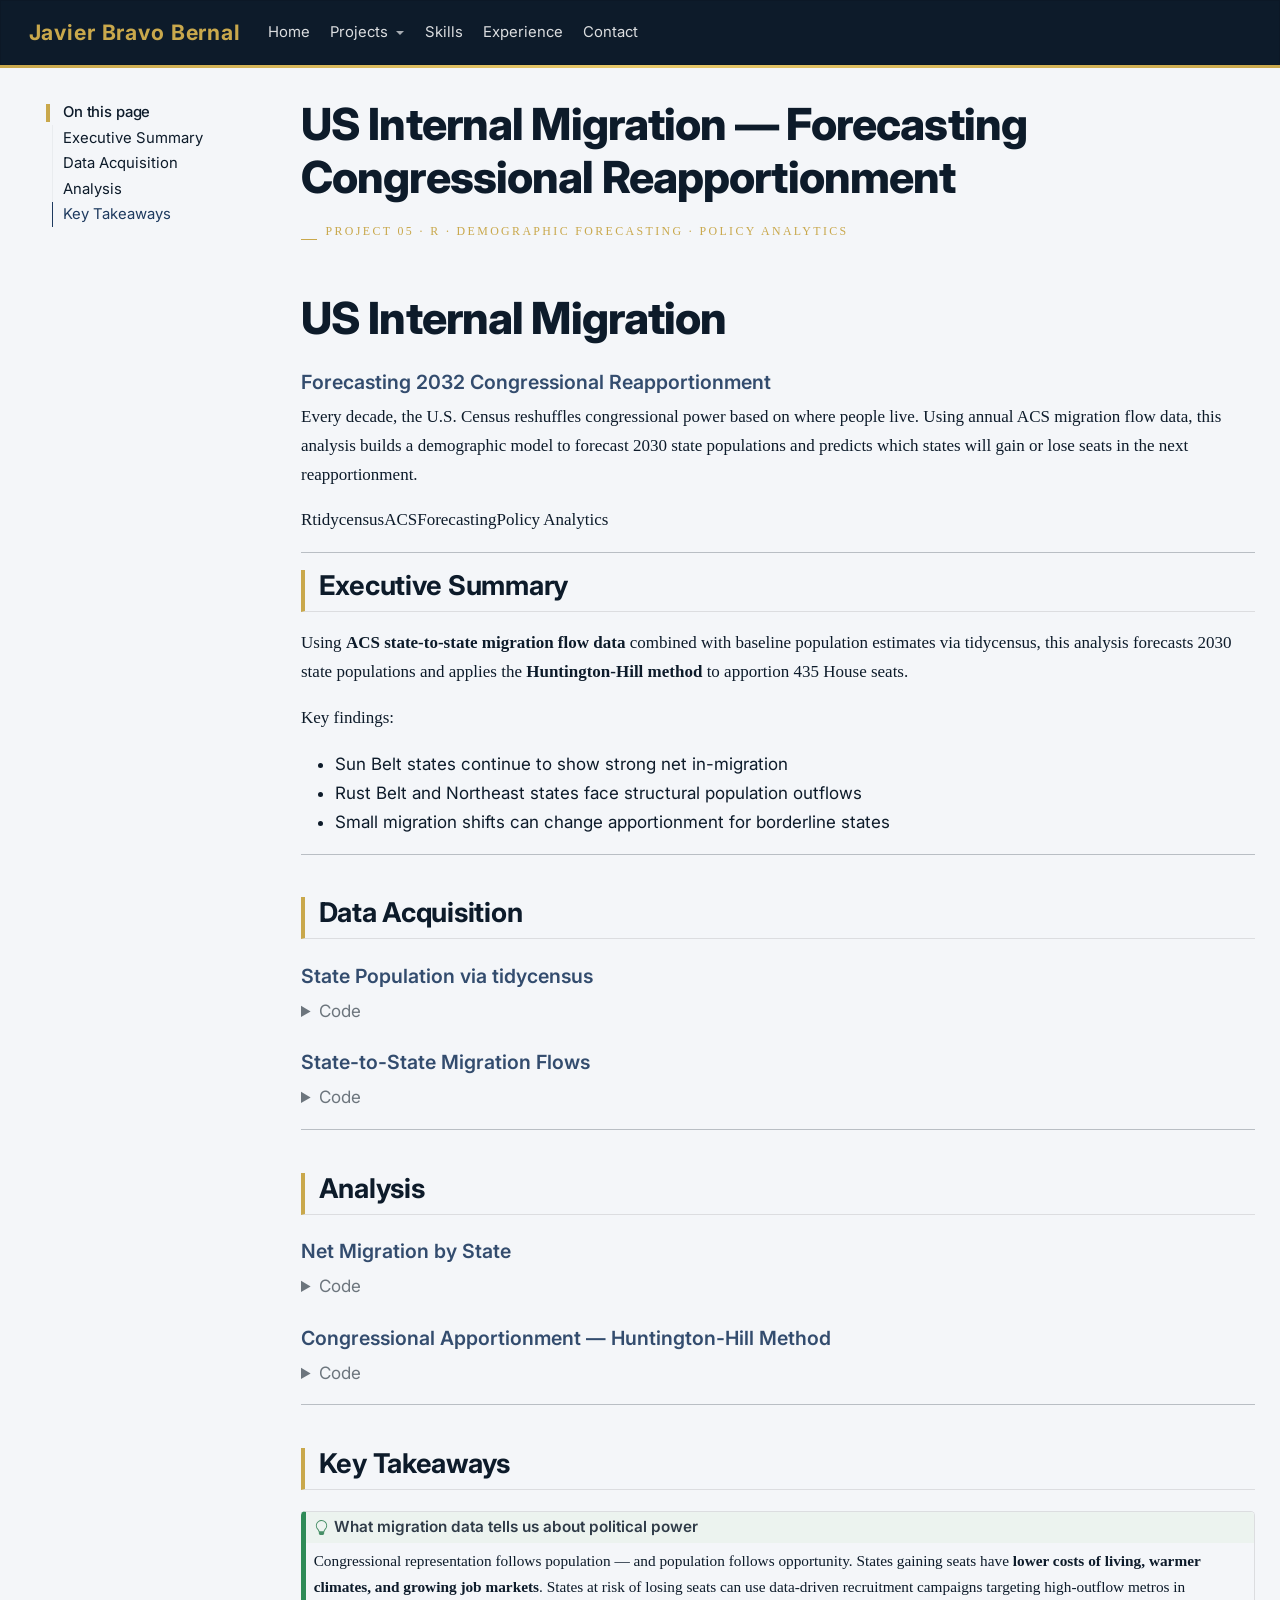
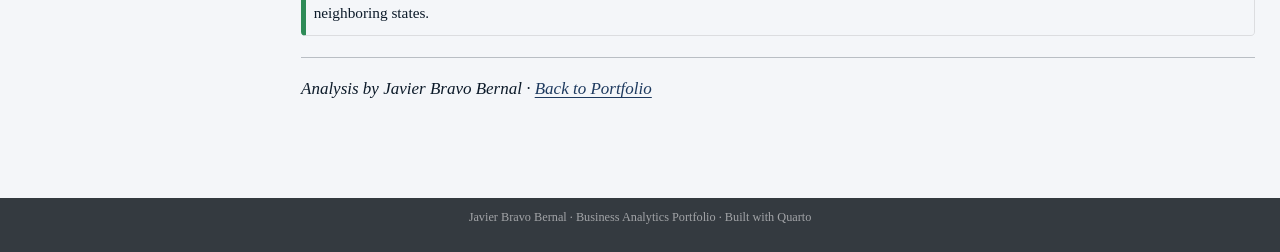
<file: docs/projects/mp03.html>
<!DOCTYPE html>
<html xmlns="http://www.w3.org/1999/xhtml" lang="en" xml:lang="en"><head>

<meta charset="utf-8">
<meta name="generator" content="quarto-1.8.27">

<meta name="viewport" content="width=device-width, initial-scale=1.0, user-scalable=yes">


<title>US Internal Migration — Forecasting Congressional Reapportionment – Javier Bravo Bernal</title>
<style>
code{white-space: pre-wrap;}
span.smallcaps{font-variant: small-caps;}
div.columns{display: flex; gap: min(4vw, 1.5em);}
div.column{flex: auto; overflow-x: auto;}
div.hanging-indent{margin-left: 1.5em; text-indent: -1.5em;}
ul.task-list{list-style: none;}
ul.task-list li input[type="checkbox"] {
  width: 0.8em;
  margin: 0 0.8em 0.2em -1em; /* quarto-specific, see https://github.com/quarto-dev/quarto-cli/issues/4556 */ 
  vertical-align: middle;
}
/* CSS for syntax highlighting */
html { -webkit-text-size-adjust: 100%; }
pre > code.sourceCode { white-space: pre; position: relative; }
pre > code.sourceCode > span { display: inline-block; line-height: 1.25; }
pre > code.sourceCode > span:empty { height: 1.2em; }
.sourceCode { overflow: visible; }
code.sourceCode > span { color: inherit; text-decoration: inherit; }
div.sourceCode { margin: 1em 0; }
pre.sourceCode { margin: 0; }
@media screen {
div.sourceCode { overflow: auto; }
}
@media print {
pre > code.sourceCode { white-space: pre-wrap; }
pre > code.sourceCode > span { text-indent: -5em; padding-left: 5em; }
}
pre.numberSource code
  { counter-reset: source-line 0; }
pre.numberSource code > span
  { position: relative; left: -4em; counter-increment: source-line; }
pre.numberSource code > span > a:first-child::before
  { content: counter(source-line);
    position: relative; left: -1em; text-align: right; vertical-align: baseline;
    border: none; display: inline-block;
    -webkit-touch-callout: none; -webkit-user-select: none;
    -khtml-user-select: none; -moz-user-select: none;
    -ms-user-select: none; user-select: none;
    padding: 0 4px; width: 4em;
  }
pre.numberSource { margin-left: 3em;  padding-left: 4px; }
div.sourceCode
  {   }
@media screen {
pre > code.sourceCode > span > a:first-child::before { text-decoration: underline; }
}
</style>


<script src="../site_libs/quarto-nav/quarto-nav.js"></script>
<script src="../site_libs/quarto-nav/headroom.min.js"></script>
<script src="../site_libs/clipboard/clipboard.min.js"></script>
<script src="../site_libs/quarto-search/autocomplete.umd.js"></script>
<script src="../site_libs/quarto-search/fuse.min.js"></script>
<script src="../site_libs/quarto-search/quarto-search.js"></script>
<meta name="quarto:offset" content="../">
<script src="../site_libs/quarto-html/quarto.js" type="module"></script>
<script src="../site_libs/quarto-html/tabsets/tabsets.js" type="module"></script>
<script src="../site_libs/quarto-html/axe/axe-check.js" type="module"></script>
<script src="../site_libs/quarto-html/popper.min.js"></script>
<script src="../site_libs/quarto-html/tippy.umd.min.js"></script>
<script src="../site_libs/quarto-html/anchor.min.js"></script>
<link href="../site_libs/quarto-html/tippy.css" rel="stylesheet">
<link href="../site_libs/quarto-html/quarto-syntax-highlighting-8f78bad36740733fa4acb35e15e408cb.css" rel="stylesheet" id="quarto-text-highlighting-styles">
<script src="../site_libs/bootstrap/bootstrap.min.js"></script>
<link href="../site_libs/bootstrap/bootstrap-icons.css" rel="stylesheet">
<link href="../site_libs/bootstrap/bootstrap-c3c9c04b2be52e41969054f776838d09.min.css" rel="stylesheet" append-hash="true" id="quarto-bootstrap" data-mode="light">
<script id="quarto-search-options" type="application/json">{
  "location": "navbar",
  "copy-button": false,
  "collapse-after": 3,
  "panel-placement": "end",
  "type": "overlay",
  "limit": 50,
  "keyboard-shortcut": [
    "f",
    "/",
    "s"
  ],
  "show-item-context": false,
  "language": {
    "search-no-results-text": "No results",
    "search-matching-documents-text": "matching documents",
    "search-copy-link-title": "Copy link to search",
    "search-hide-matches-text": "Hide additional matches",
    "search-more-match-text": "more match in this document",
    "search-more-matches-text": "more matches in this document",
    "search-clear-button-title": "Clear",
    "search-text-placeholder": "",
    "search-detached-cancel-button-title": "Cancel",
    "search-submit-button-title": "Submit",
    "search-label": "Search"
  }
}</script>


</head>

<body class="floating nav-fixed quarto-light">

<div id="quarto-search-results"></div>
  <header id="quarto-header" class="headroom fixed-top">
    <nav class="navbar navbar-expand-lg " data-bs-theme="dark">
      <div class="navbar-container container-fluid">
      <div class="navbar-brand-container mx-auto">
    <a class="navbar-brand" href="../index.html">
    <span class="navbar-title">Javier Bravo Bernal</span>
    </a>
  </div>
          <button class="navbar-toggler" type="button" data-bs-toggle="collapse" data-bs-target="#navbarCollapse" aria-controls="navbarCollapse" role="menu" aria-expanded="false" aria-label="Toggle navigation" onclick="if (window.quartoToggleHeadroom) { window.quartoToggleHeadroom(); }">
  <span class="navbar-toggler-icon"></span>
</button>
          <div class="collapse navbar-collapse" id="navbarCollapse">
            <ul class="navbar-nav navbar-nav-scroll me-auto">
  <li class="nav-item">
    <a class="nav-link" href="../index.html"> 
<span class="menu-text">Home</span></a>
  </li>  
  <li class="nav-item dropdown ">
    <a class="nav-link dropdown-toggle" href="#" id="nav-menu-projects" role="link" data-bs-toggle="dropdown" aria-expanded="false">
 <span class="menu-text">Projects</span>
    </a>
    <ul class="dropdown-menu" aria-labelledby="nav-menu-projects">    
        <li>
    <a class="dropdown-item" href="../projects/numismatica-mexico.html">
 <span class="dropdown-text">Numismática México — Sales Strategy</span></a>
  </li>  
        <li>
    <a class="dropdown-item" href="../projects/credit-risk.html">
 <span class="dropdown-text">Credit Risk Classification</span></a>
  </li>  
        <li>
    <a class="dropdown-item" href="../projects/mp01.html">
 <span class="dropdown-text">Campus Diversity After SFFA</span></a>
  </li>  
        <li>
    <a class="dropdown-item" href="../projects/mp02.html">
 <span class="dropdown-text">American Time Use Survey</span></a>
  </li>  
        <li>
    <a class="dropdown-item" href="../projects/mp03.html">
 <span class="dropdown-text">US Migration &amp; Reapportionment</span></a>
  </li>  
    </ul>
  </li>
  <li class="nav-item">
    <a class="nav-link" href="../index.html#skills"> 
<span class="menu-text">Skills</span></a>
  </li>  
  <li class="nav-item">
    <a class="nav-link" href="../index.html#experience"> 
<span class="menu-text">Experience</span></a>
  </li>  
  <li class="nav-item">
    <a class="nav-link" href="../index.html#contact"> 
<span class="menu-text">Contact</span></a>
  </li>  
</ul>
          </div> <!-- /navcollapse -->
            <div class="quarto-navbar-tools">
</div>
      </div> <!-- /container-fluid -->
    </nav>
</header>
<!-- content -->
<div id="quarto-content" class="quarto-container page-columns page-rows-contents page-layout-full page-navbar">
<!-- sidebar -->
  <nav id="quarto-sidebar" class="sidebar collapse collapse-horizontal quarto-sidebar-collapse-item sidebar-navigation floating overflow-auto">
    <nav id="TOC" role="doc-toc" class="toc-active">
    <h2 id="toc-title">On this page</h2>
   
  <ul>
  <li><a href="#executive-summary" id="toc-executive-summary" class="nav-link active" data-scroll-target="#executive-summary">Executive Summary</a></li>
  <li><a href="#data-acquisition" id="toc-data-acquisition" class="nav-link" data-scroll-target="#data-acquisition">Data Acquisition</a>
  <ul class="collapse">
  <li><a href="#state-population-via-tidycensus" id="toc-state-population-via-tidycensus" class="nav-link" data-scroll-target="#state-population-via-tidycensus">State Population via tidycensus</a></li>
  <li><a href="#state-to-state-migration-flows" id="toc-state-to-state-migration-flows" class="nav-link" data-scroll-target="#state-to-state-migration-flows">State-to-State Migration Flows</a></li>
  </ul></li>
  <li><a href="#analysis" id="toc-analysis" class="nav-link" data-scroll-target="#analysis">Analysis</a>
  <ul class="collapse">
  <li><a href="#net-migration-by-state" id="toc-net-migration-by-state" class="nav-link" data-scroll-target="#net-migration-by-state">Net Migration by State</a></li>
  <li><a href="#congressional-apportionment-huntington-hill-method" id="toc-congressional-apportionment-huntington-hill-method" class="nav-link" data-scroll-target="#congressional-apportionment-huntington-hill-method">Congressional Apportionment — Huntington-Hill Method</a></li>
  </ul></li>
  <li><a href="#key-takeaways" id="toc-key-takeaways" class="nav-link" data-scroll-target="#key-takeaways">Key Takeaways</a></li>
  </ul>
</nav>
</nav>
<div id="quarto-sidebar-glass" class="quarto-sidebar-collapse-item" data-bs-toggle="collapse" data-bs-target=".quarto-sidebar-collapse-item"></div>
<!-- margin-sidebar -->
    <div id="quarto-margin-sidebar" class="sidebar margin-sidebar zindex-bottom">
    </div>
<!-- main -->
<main class="content column-page-right" id="quarto-document-content">

<header id="title-block-header" class="quarto-title-block default">
<div class="quarto-title">
<h1 class="title">US Internal Migration — Forecasting Congressional Reapportionment</h1>
</div>



<div class="quarto-title-meta column-page-right">

    
  
    
  </div>
  


</header>


<div class="proj-hero">
<div class="eyebrow">
<p>Project 05 · R · Demographic Forecasting · Policy Analytics</p>
</div>
<section id="us-internal-migration" class="level1">
<h1>US Internal Migration</h1>
<section id="forecasting-2032-congressional-reapportionment" class="level3">
<h3 class="anchored" data-anchor-id="forecasting-2032-congressional-reapportionment">Forecasting 2032 Congressional Reapportionment</h3>
<div class="lede">
<p>Every decade, the U.S. Census reshuffles congressional power based on where people live. Using annual ACS migration flow data, this analysis builds a demographic model to forecast 2030 state populations and predicts which states will gain or lose seats in the next reapportionment.</p>
</div>
<div class="tag-row">
<p><span>R</span><span>tidycensus</span><span>ACS</span><span>Forecasting</span><span>Policy Analytics</span></p>
</div>
</section>
</section>
</div>
<hr>
<section id="executive-summary" class="level2">
<h2 class="anchored" data-anchor-id="executive-summary">Executive Summary</h2>
<p>Using <strong>ACS state-to-state migration flow data</strong> combined with baseline population estimates via tidycensus, this analysis forecasts 2030 state populations and applies the <strong>Huntington-Hill method</strong> to apportion 435 House seats.</p>
<p>Key findings:</p>
<ul>
<li>Sun Belt states continue to show strong net in-migration</li>
<li>Rust Belt and Northeast states face structural population outflows</li>
<li>Small migration shifts can change apportionment for borderline states</li>
</ul>
<hr>
</section>
<section id="data-acquisition" class="level2">
<h2 class="anchored" data-anchor-id="data-acquisition">Data Acquisition</h2>
<section id="state-population-via-tidycensus" class="level3">
<h3 class="anchored" data-anchor-id="state-population-via-tidycensus">State Population via tidycensus</h3>
<div class="cell">
<details class="code-fold">
<summary>Code</summary>
<div class="code-copy-outer-scaffold"><div class="sourceCode cell-code" id="cb1"><pre class="sourceCode r code-with-copy"><code class="sourceCode r"><span id="cb1-1"><a href="#cb1-1" aria-hidden="true" tabindex="-1"></a><span class="fu">library</span>(tidyverse)</span>
<span id="cb1-2"><a href="#cb1-2" aria-hidden="true" tabindex="-1"></a><span class="fu">library</span>(tidycensus)</span>
<span id="cb1-3"><a href="#cb1-3" aria-hidden="true" tabindex="-1"></a><span class="fu">library</span>(readxl)</span>
<span id="cb1-4"><a href="#cb1-4" aria-hidden="true" tabindex="-1"></a><span class="fu">library</span>(gt)</span>
<span id="cb1-5"><a href="#cb1-5" aria-hidden="true" tabindex="-1"></a></span>
<span id="cb1-6"><a href="#cb1-6" aria-hidden="true" tabindex="-1"></a>data_dir <span class="ot">&lt;-</span> <span class="fu">file.path</span>(<span class="st">"data"</span>, <span class="st">"mp03"</span>)</span>
<span id="cb1-7"><a href="#cb1-7" aria-hidden="true" tabindex="-1"></a><span class="cf">if</span> (<span class="sc">!</span><span class="fu">dir.exists</span>(data_dir)) <span class="fu">dir.create</span>(data_dir, <span class="at">recursive =</span> <span class="cn">TRUE</span>)</span>
<span id="cb1-8"><a href="#cb1-8" aria-hidden="true" tabindex="-1"></a></span>
<span id="cb1-9"><a href="#cb1-9" aria-hidden="true" tabindex="-1"></a>years <span class="ot">&lt;-</span> <span class="fu">c</span>(<span class="dv">2015</span><span class="sc">:</span><span class="dv">2019</span>, <span class="dv">2021</span><span class="sc">:</span><span class="dv">2024</span>)</span>
<span id="cb1-10"><a href="#cb1-10" aria-hidden="true" tabindex="-1"></a></span>
<span id="cb1-11"><a href="#cb1-11" aria-hidden="true" tabindex="-1"></a>state_pop <span class="ot">&lt;-</span> <span class="fu">map_dfr</span>(years, <span class="cf">function</span>(yr) {</span>
<span id="cb1-12"><a href="#cb1-12" aria-hidden="true" tabindex="-1"></a>  <span class="fu">get_acs</span>(</span>
<span id="cb1-13"><a href="#cb1-13" aria-hidden="true" tabindex="-1"></a>    <span class="at">variables   =</span> <span class="fu">c</span>(<span class="at">total_population =</span> <span class="st">"B01003_001"</span>),</span>
<span id="cb1-14"><a href="#cb1-14" aria-hidden="true" tabindex="-1"></a>    <span class="at">geography   =</span> <span class="st">"state"</span>,</span>
<span id="cb1-15"><a href="#cb1-15" aria-hidden="true" tabindex="-1"></a>    <span class="at">year        =</span> yr,</span>
<span id="cb1-16"><a href="#cb1-16" aria-hidden="true" tabindex="-1"></a>    <span class="at">survey      =</span> <span class="st">"acs1"</span>,</span>
<span id="cb1-17"><a href="#cb1-17" aria-hidden="true" tabindex="-1"></a>    <span class="at">geometry    =</span> <span class="cn">FALSE</span>,</span>
<span id="cb1-18"><a href="#cb1-18" aria-hidden="true" tabindex="-1"></a>    <span class="at">cache_table =</span> <span class="cn">TRUE</span></span>
<span id="cb1-19"><a href="#cb1-19" aria-hidden="true" tabindex="-1"></a>  ) <span class="sc">|&gt;</span></span>
<span id="cb1-20"><a href="#cb1-20" aria-hidden="true" tabindex="-1"></a>    <span class="fu">mutate</span>(<span class="at">year =</span> yr) <span class="sc">|&gt;</span></span>
<span id="cb1-21"><a href="#cb1-21" aria-hidden="true" tabindex="-1"></a>    <span class="fu">select</span>(<span class="at">state_name =</span> NAME, <span class="at">total_population =</span> estimate, year)</span>
<span id="cb1-22"><a href="#cb1-22" aria-hidden="true" tabindex="-1"></a>})</span></code></pre></div><button title="Copy to Clipboard" class="code-copy-button"><i class="bi"></i></button></div>
</details>
</div>
</section>
<section id="state-to-state-migration-flows" class="level3">
<h3 class="anchored" data-anchor-id="state-to-state-migration-flows">State-to-State Migration Flows</h3>
<div class="cell">
<details class="code-fold">
<summary>Code</summary>
<div class="code-copy-outer-scaffold"><div class="sourceCode cell-code" id="cb2"><pre class="sourceCode r code-with-copy"><code class="sourceCode r"><span id="cb2-1"><a href="#cb2-1" aria-hidden="true" tabindex="-1"></a>parse_migration_table <span class="ot">&lt;-</span> <span class="cf">function</span>(file_path, year_current, year_1y) {</span>
<span id="cb2-2"><a href="#cb2-2" aria-hidden="true" tabindex="-1"></a>  raw         <span class="ot">&lt;-</span> <span class="fu">read_excel</span>(file_path, <span class="at">sheet =</span> <span class="st">"Table"</span>, <span class="at">col_names =</span> <span class="cn">FALSE</span>)</span>
<span id="cb2-3"><a href="#cb2-3" aria-hidden="true" tabindex="-1"></a>  header_row  <span class="ot">&lt;-</span> <span class="fu">as.character</span>(raw[<span class="dv">7</span>, ])</span>
<span id="cb2-4"><a href="#cb2-4" aria-hidden="true" tabindex="-1"></a>  state_cols  <span class="ot">&lt;-</span> <span class="fu">seq</span>(<span class="dv">10</span>, <span class="fu">ncol</span>(raw), <span class="at">by =</span> <span class="dv">2</span>)</span>
<span id="cb2-5"><a href="#cb2-5" aria-hidden="true" tabindex="-1"></a>  state_names <span class="ot">&lt;-</span> header_row[state_cols]</span>
<span id="cb2-6"><a href="#cb2-6" aria-hidden="true" tabindex="-1"></a>  state_names <span class="ot">&lt;-</span> state_names[state_names <span class="sc">%in%</span> state.name]</span>
<span id="cb2-7"><a href="#cb2-7" aria-hidden="true" tabindex="-1"></a>  state_cols  <span class="ot">&lt;-</span> state_cols[header_row[state_cols] <span class="sc">%in%</span> state.name]</span>
<span id="cb2-8"><a href="#cb2-8" aria-hidden="true" tabindex="-1"></a></span>
<span id="cb2-9"><a href="#cb2-9" aria-hidden="true" tabindex="-1"></a>  data <span class="ot">&lt;-</span> <span class="fu">read_excel</span>(file_path, <span class="at">sheet =</span> <span class="st">"Table"</span>, <span class="at">skip =</span> <span class="dv">8</span>, <span class="at">col_names =</span> <span class="cn">FALSE</span>) <span class="sc">|&gt;</span></span>
<span id="cb2-10"><a href="#cb2-10" aria-hidden="true" tabindex="-1"></a>    <span class="fu">filter</span>(<span class="sc">!</span><span class="fu">is.na</span>(...<span class="dv">1</span>),</span>
<span id="cb2-11"><a href="#cb2-11" aria-hidden="true" tabindex="-1"></a>           <span class="sc">!</span><span class="fu">str_starts</span>(...<span class="dv">1</span>, <span class="st">"United States"</span>),</span>
<span id="cb2-12"><a href="#cb2-12" aria-hidden="true" tabindex="-1"></a>           <span class="sc">!</span><span class="fu">str_starts</span>(...<span class="dv">1</span>, <span class="st">"Puerto Rico"</span>))</span>
<span id="cb2-13"><a href="#cb2-13" aria-hidden="true" tabindex="-1"></a></span>
<span id="cb2-14"><a href="#cb2-14" aria-hidden="true" tabindex="-1"></a>  stationary <span class="ot">&lt;-</span> data <span class="sc">|&gt;</span></span>
<span id="cb2-15"><a href="#cb2-15" aria-hidden="true" tabindex="-1"></a>    <span class="fu">select</span>(<span class="at">state_current =</span> <span class="dv">1</span>, <span class="at">population =</span> <span class="dv">4</span>) <span class="sc">|&gt;</span></span>
<span id="cb2-16"><a href="#cb2-16" aria-hidden="true" tabindex="-1"></a>    <span class="fu">mutate</span>(</span>
<span id="cb2-17"><a href="#cb2-17" aria-hidden="true" tabindex="-1"></a>      <span class="at">state_current =</span> <span class="fu">str_remove</span>(state_current, <span class="st">"</span><span class="sc">\\</span><span class="st">d+$"</span>) <span class="sc">|&gt;</span> <span class="fu">str_trim</span>(),</span>
<span id="cb2-18"><a href="#cb2-18" aria-hidden="true" tabindex="-1"></a>      <span class="at">state_1y      =</span> state_current,</span>
<span id="cb2-19"><a href="#cb2-19" aria-hidden="true" tabindex="-1"></a>      <span class="at">population    =</span> <span class="fu">as.integer</span>(<span class="fu">str_remove_all</span>(population, <span class="st">","</span>)),</span>
<span id="cb2-20"><a href="#cb2-20" aria-hidden="true" tabindex="-1"></a>      <span class="at">year_current  =</span> year_current,</span>
<span id="cb2-21"><a href="#cb2-21" aria-hidden="true" tabindex="-1"></a>      <span class="at">year_1y       =</span> year_1y</span>
<span id="cb2-22"><a href="#cb2-22" aria-hidden="true" tabindex="-1"></a>    ) <span class="sc">|&gt;</span></span>
<span id="cb2-23"><a href="#cb2-23" aria-hidden="true" tabindex="-1"></a>    <span class="fu">filter</span>(state_current <span class="sc">%in%</span> state.name) <span class="sc">|&gt;</span></span>
<span id="cb2-24"><a href="#cb2-24" aria-hidden="true" tabindex="-1"></a>    <span class="fu">select</span>(state_current, state_1y, population, year_current, year_1y)</span>
<span id="cb2-25"><a href="#cb2-25" aria-hidden="true" tabindex="-1"></a></span>
<span id="cb2-26"><a href="#cb2-26" aria-hidden="true" tabindex="-1"></a>  flows <span class="ot">&lt;-</span> <span class="fu">map2_dfr</span>(state_cols, state_names, <span class="cf">function</span>(col_idx, origin) {</span>
<span id="cb2-27"><a href="#cb2-27" aria-hidden="true" tabindex="-1"></a>    data <span class="sc">|&gt;</span></span>
<span id="cb2-28"><a href="#cb2-28" aria-hidden="true" tabindex="-1"></a>      <span class="fu">select</span>(<span class="at">state_current =</span> <span class="dv">1</span>, <span class="at">population =</span> <span class="fu">all_of</span>(col_idx)) <span class="sc">|&gt;</span></span>
<span id="cb2-29"><a href="#cb2-29" aria-hidden="true" tabindex="-1"></a>      <span class="fu">mutate</span>(</span>
<span id="cb2-30"><a href="#cb2-30" aria-hidden="true" tabindex="-1"></a>        <span class="at">state_current =</span> <span class="fu">str_remove</span>(state_current, <span class="st">"</span><span class="sc">\\</span><span class="st">d+$"</span>) <span class="sc">|&gt;</span> <span class="fu">str_trim</span>(),</span>
<span id="cb2-31"><a href="#cb2-31" aria-hidden="true" tabindex="-1"></a>        <span class="at">state_1y      =</span> origin,</span>
<span id="cb2-32"><a href="#cb2-32" aria-hidden="true" tabindex="-1"></a>        <span class="at">population    =</span> <span class="fu">case_when</span>(</span>
<span id="cb2-33"><a href="#cb2-33" aria-hidden="true" tabindex="-1"></a>          population <span class="sc">==</span> <span class="st">"N"</span> <span class="sc">~</span> <span class="dv">0</span>L,</span>
<span id="cb2-34"><a href="#cb2-34" aria-hidden="true" tabindex="-1"></a>          population <span class="sc">==</span> <span class="st">"X"</span> <span class="sc">~</span> <span class="cn">NA_integer_</span>,</span>
<span id="cb2-35"><a href="#cb2-35" aria-hidden="true" tabindex="-1"></a>          <span class="cn">TRUE</span> <span class="sc">~</span> <span class="fu">as.integer</span>(<span class="fu">str_remove_all</span>(population, <span class="st">","</span>))</span>
<span id="cb2-36"><a href="#cb2-36" aria-hidden="true" tabindex="-1"></a>        ),</span>
<span id="cb2-37"><a href="#cb2-37" aria-hidden="true" tabindex="-1"></a>        <span class="at">year_current  =</span> year_current,</span>
<span id="cb2-38"><a href="#cb2-38" aria-hidden="true" tabindex="-1"></a>        <span class="at">year_1y       =</span> year_1y</span>
<span id="cb2-39"><a href="#cb2-39" aria-hidden="true" tabindex="-1"></a>      ) <span class="sc">|&gt;</span></span>
<span id="cb2-40"><a href="#cb2-40" aria-hidden="true" tabindex="-1"></a>      <span class="fu">filter</span>(<span class="sc">!</span><span class="fu">is.na</span>(population), state_current <span class="sc">%in%</span> state.name,</span>
<span id="cb2-41"><a href="#cb2-41" aria-hidden="true" tabindex="-1"></a>             state_current <span class="sc">!=</span> state_1y) <span class="sc">|&gt;</span></span>
<span id="cb2-42"><a href="#cb2-42" aria-hidden="true" tabindex="-1"></a>      <span class="fu">select</span>(state_current, state_1y, population, year_current, year_1y)</span>
<span id="cb2-43"><a href="#cb2-43" aria-hidden="true" tabindex="-1"></a>  })</span>
<span id="cb2-44"><a href="#cb2-44" aria-hidden="true" tabindex="-1"></a></span>
<span id="cb2-45"><a href="#cb2-45" aria-hidden="true" tabindex="-1"></a>  <span class="fu">bind_rows</span>(stationary, flows)</span>
<span id="cb2-46"><a href="#cb2-46" aria-hidden="true" tabindex="-1"></a>}</span>
<span id="cb2-47"><a href="#cb2-47" aria-hidden="true" tabindex="-1"></a></span>
<span id="cb2-48"><a href="#cb2-48" aria-hidden="true" tabindex="-1"></a>get_flow_file <span class="ot">&lt;-</span> <span class="cf">function</span>(url, filename, year_current, year_1y) {</span>
<span id="cb2-49"><a href="#cb2-49" aria-hidden="true" tabindex="-1"></a>  fp <span class="ot">&lt;-</span> <span class="fu">file.path</span>(data_dir, filename)</span>
<span id="cb2-50"><a href="#cb2-50" aria-hidden="true" tabindex="-1"></a>  <span class="cf">if</span> (<span class="sc">!</span><span class="fu">file.exists</span>(fp)) <span class="fu">download.file</span>(url, <span class="at">destfile =</span> fp, <span class="at">mode =</span> <span class="st">"wb"</span>, <span class="at">quiet =</span> <span class="cn">TRUE</span>)</span>
<span id="cb2-51"><a href="#cb2-51" aria-hidden="true" tabindex="-1"></a>  <span class="fu">parse_migration_table</span>(fp, year_current, year_1y)</span>
<span id="cb2-52"><a href="#cb2-52" aria-hidden="true" tabindex="-1"></a>}</span>
<span id="cb2-53"><a href="#cb2-53" aria-hidden="true" tabindex="-1"></a></span>
<span id="cb2-54"><a href="#cb2-54" aria-hidden="true" tabindex="-1"></a>flows_2024 <span class="ot">&lt;-</span> <span class="fu">get_flow_file</span>(</span>
<span id="cb2-55"><a href="#cb2-55" aria-hidden="true" tabindex="-1"></a>  <span class="fu">paste0</span>(<span class="st">"https://www2.census.gov/programs-surveys/demo/tables/"</span>,</span>
<span id="cb2-56"><a href="#cb2-56" aria-hidden="true" tabindex="-1"></a>         <span class="st">"geographic-mobility/2024/state-to-state-migration/"</span>,</span>
<span id="cb2-57"><a href="#cb2-57" aria-hidden="true" tabindex="-1"></a>         <span class="st">"State_to_State_Migration_Table_2024_T13.xlsx"</span>),</span>
<span id="cb2-58"><a href="#cb2-58" aria-hidden="true" tabindex="-1"></a>  <span class="st">"state-to-state-2024.xlsx"</span>, <span class="dv">2024</span>L, <span class="dv">2023</span>L</span>
<span id="cb2-59"><a href="#cb2-59" aria-hidden="true" tabindex="-1"></a>)</span>
<span id="cb2-60"><a href="#cb2-60" aria-hidden="true" tabindex="-1"></a></span>
<span id="cb2-61"><a href="#cb2-61" aria-hidden="true" tabindex="-1"></a>flows_2023 <span class="ot">&lt;-</span> <span class="fu">get_flow_file</span>(</span>
<span id="cb2-62"><a href="#cb2-62" aria-hidden="true" tabindex="-1"></a>  <span class="fu">paste0</span>(<span class="st">"https://www2.census.gov/programs-surveys/demo/tables/"</span>,</span>
<span id="cb2-63"><a href="#cb2-63" aria-hidden="true" tabindex="-1"></a>         <span class="st">"geographic-mobility/2023/state-to-state-migration/"</span>,</span>
<span id="cb2-64"><a href="#cb2-64" aria-hidden="true" tabindex="-1"></a>         <span class="st">"State_to_State_Migration_Table_2023.xlsx"</span>),</span>
<span id="cb2-65"><a href="#cb2-65" aria-hidden="true" tabindex="-1"></a>  <span class="st">"state-to-state-2023.xlsx"</span>, <span class="dv">2023</span>L, <span class="dv">2022</span>L</span>
<span id="cb2-66"><a href="#cb2-66" aria-hidden="true" tabindex="-1"></a>)</span>
<span id="cb2-67"><a href="#cb2-67" aria-hidden="true" tabindex="-1"></a></span>
<span id="cb2-68"><a href="#cb2-68" aria-hidden="true" tabindex="-1"></a>flows_all <span class="ot">&lt;-</span> <span class="fu">bind_rows</span>(flows_2024, flows_2023)</span></code></pre></div><button title="Copy to Clipboard" class="code-copy-button"><i class="bi"></i></button></div>
</details>
</div>
<hr>
</section>
</section>
<section id="analysis" class="level2">
<h2 class="anchored" data-anchor-id="analysis">Analysis</h2>
<section id="net-migration-by-state" class="level3">
<h3 class="anchored" data-anchor-id="net-migration-by-state">Net Migration by State</h3>
<div class="cell">
<details class="code-fold">
<summary>Code</summary>
<div class="code-copy-outer-scaffold"><div class="sourceCode cell-code" id="cb3"><pre class="sourceCode r code-with-copy"><code class="sourceCode r"><span id="cb3-1"><a href="#cb3-1" aria-hidden="true" tabindex="-1"></a>net_migration <span class="ot">&lt;-</span> flows_all <span class="sc">|&gt;</span></span>
<span id="cb3-2"><a href="#cb3-2" aria-hidden="true" tabindex="-1"></a>  <span class="fu">filter</span>(state_current <span class="sc">!=</span> state_1y, <span class="sc">!</span><span class="fu">is.na</span>(population)) <span class="sc">|&gt;</span></span>
<span id="cb3-3"><a href="#cb3-3" aria-hidden="true" tabindex="-1"></a>  <span class="fu">group_by</span>(state_current) <span class="sc">|&gt;</span></span>
<span id="cb3-4"><a href="#cb3-4" aria-hidden="true" tabindex="-1"></a>  <span class="fu">summarize</span>(</span>
<span id="cb3-5"><a href="#cb3-5" aria-hidden="true" tabindex="-1"></a>    <span class="at">in_flow  =</span> <span class="fu">sum</span>(population[state_1y <span class="sc">!=</span> state_current], <span class="at">na.rm =</span> <span class="cn">TRUE</span>),</span>
<span id="cb3-6"><a href="#cb3-6" aria-hidden="true" tabindex="-1"></a>    <span class="at">out_flow =</span> <span class="fu">sum</span>(population[state_1y <span class="sc">==</span> state_current], <span class="at">na.rm =</span> <span class="cn">TRUE</span>),</span>
<span id="cb3-7"><a href="#cb3-7" aria-hidden="true" tabindex="-1"></a>    <span class="at">net      =</span> in_flow <span class="sc">-</span> out_flow</span>
<span id="cb3-8"><a href="#cb3-8" aria-hidden="true" tabindex="-1"></a>  )</span>
<span id="cb3-9"><a href="#cb3-9" aria-hidden="true" tabindex="-1"></a></span>
<span id="cb3-10"><a href="#cb3-10" aria-hidden="true" tabindex="-1"></a>net_migration <span class="sc">|&gt;</span></span>
<span id="cb3-11"><a href="#cb3-11" aria-hidden="true" tabindex="-1"></a>  <span class="fu">slice_max</span>(<span class="fu">abs</span>(net), <span class="at">n =</span> <span class="dv">15</span>) <span class="sc">|&gt;</span></span>
<span id="cb3-12"><a href="#cb3-12" aria-hidden="true" tabindex="-1"></a>  <span class="fu">mutate</span>(<span class="at">direction =</span> <span class="fu">if_else</span>(net <span class="sc">&gt;</span> <span class="dv">0</span>, <span class="st">"Net Gain"</span>, <span class="st">"Net Loss"</span>)) <span class="sc">|&gt;</span></span>
<span id="cb3-13"><a href="#cb3-13" aria-hidden="true" tabindex="-1"></a>  <span class="fu">ggplot</span>(<span class="fu">aes</span>(<span class="at">x =</span> <span class="fu">reorder</span>(state_current, net), <span class="at">y =</span> net <span class="sc">/</span> <span class="dv">1000</span>, <span class="at">fill =</span> direction)) <span class="sc">+</span></span>
<span id="cb3-14"><a href="#cb3-14" aria-hidden="true" tabindex="-1"></a>  <span class="fu">geom_col</span>(<span class="at">width =</span> <span class="fl">0.7</span>) <span class="sc">+</span></span>
<span id="cb3-15"><a href="#cb3-15" aria-hidden="true" tabindex="-1"></a>  <span class="fu">coord_flip</span>() <span class="sc">+</span></span>
<span id="cb3-16"><a href="#cb3-16" aria-hidden="true" tabindex="-1"></a>  <span class="fu">scale_fill_manual</span>(<span class="at">values =</span> <span class="fu">c</span>(<span class="st">"Net Gain"</span> <span class="ot">=</span> <span class="st">"#c9a84c"</span>, <span class="st">"Net Loss"</span> <span class="ot">=</span> <span class="st">"#0d1b2a"</span>)) <span class="sc">+</span></span>
<span id="cb3-17"><a href="#cb3-17" aria-hidden="true" tabindex="-1"></a>  <span class="fu">scale_y_continuous</span>(<span class="at">labels =</span> scales<span class="sc">::</span><span class="fu">comma_format</span>(<span class="at">suffix =</span> <span class="st">"K"</span>)) <span class="sc">+</span></span>
<span id="cb3-18"><a href="#cb3-18" aria-hidden="true" tabindex="-1"></a>  <span class="fu">labs</span>(<span class="at">title =</span> <span class="st">"Top 15 States by Net Domestic Migration"</span>,</span>
<span id="cb3-19"><a href="#cb3-19" aria-hidden="true" tabindex="-1"></a>       <span class="at">subtitle =</span> <span class="st">"Average of 2023 and 2024 ACS migration flows"</span>,</span>
<span id="cb3-20"><a href="#cb3-20" aria-hidden="true" tabindex="-1"></a>       <span class="at">x =</span> <span class="cn">NULL</span>, <span class="at">y =</span> <span class="st">"Net Migration (thousands)"</span>, <span class="at">fill =</span> <span class="cn">NULL</span>) <span class="sc">+</span></span>
<span id="cb3-21"><a href="#cb3-21" aria-hidden="true" tabindex="-1"></a>  <span class="fu">theme_minimal</span>(<span class="at">base_size =</span> <span class="dv">13</span>) <span class="sc">+</span></span>
<span id="cb3-22"><a href="#cb3-22" aria-hidden="true" tabindex="-1"></a>  <span class="fu">theme</span>(<span class="at">legend.position =</span> <span class="st">"bottom"</span>)</span></code></pre></div><button title="Copy to Clipboard" class="code-copy-button"><i class="bi"></i></button></div>
</details>
</div>
</section>
<section id="congressional-apportionment-huntington-hill-method" class="level3">
<h3 class="anchored" data-anchor-id="congressional-apportionment-huntington-hill-method">Congressional Apportionment — Huntington-Hill Method</h3>
<div class="cell">
<details class="code-fold">
<summary>Code</summary>
<div class="code-copy-outer-scaffold"><div class="sourceCode cell-code" id="cb4"><pre class="sourceCode r code-with-copy"><code class="sourceCode r"><span id="cb4-1"><a href="#cb4-1" aria-hidden="true" tabindex="-1"></a>huntington_hill <span class="ot">&lt;-</span> <span class="cf">function</span>(populations, <span class="at">n_seats =</span> <span class="dv">435</span>) {</span>
<span id="cb4-2"><a href="#cb4-2" aria-hidden="true" tabindex="-1"></a>  seats <span class="ot">&lt;-</span> <span class="fu">rep</span>(<span class="dv">1</span>L, <span class="fu">length</span>(populations))</span>
<span id="cb4-3"><a href="#cb4-3" aria-hidden="true" tabindex="-1"></a>  <span class="fu">names</span>(seats) <span class="ot">&lt;-</span> <span class="fu">names</span>(populations)</span>
<span id="cb4-4"><a href="#cb4-4" aria-hidden="true" tabindex="-1"></a>  <span class="cf">for</span> (i <span class="cf">in</span> <span class="fu">seq_len</span>(n_seats <span class="sc">-</span> <span class="fu">length</span>(populations))) {</span>
<span id="cb4-5"><a href="#cb4-5" aria-hidden="true" tabindex="-1"></a>    priority <span class="ot">&lt;-</span> populations <span class="sc">/</span> <span class="fu">sqrt</span>(seats <span class="sc">*</span> (seats <span class="sc">+</span> <span class="dv">1</span>))</span>
<span id="cb4-6"><a href="#cb4-6" aria-hidden="true" tabindex="-1"></a>    seats[<span class="fu">which.max</span>(priority)] <span class="ot">&lt;-</span> seats[<span class="fu">which.max</span>(priority)] <span class="sc">+</span> <span class="dv">1</span>L</span>
<span id="cb4-7"><a href="#cb4-7" aria-hidden="true" tabindex="-1"></a>  }</span>
<span id="cb4-8"><a href="#cb4-8" aria-hidden="true" tabindex="-1"></a>  seats</span>
<span id="cb4-9"><a href="#cb4-9" aria-hidden="true" tabindex="-1"></a>}</span>
<span id="cb4-10"><a href="#cb4-10" aria-hidden="true" tabindex="-1"></a></span>
<span id="cb4-11"><a href="#cb4-11" aria-hidden="true" tabindex="-1"></a>latest_pop <span class="ot">&lt;-</span> state_pop <span class="sc">|&gt;</span></span>
<span id="cb4-12"><a href="#cb4-12" aria-hidden="true" tabindex="-1"></a>  <span class="fu">filter</span>(year <span class="sc">==</span> <span class="fu">max</span>(year)) <span class="sc">|&gt;</span></span>
<span id="cb4-13"><a href="#cb4-13" aria-hidden="true" tabindex="-1"></a>  <span class="fu">select</span>(state_name, <span class="at">pop_base =</span> total_population)</span>
<span id="cb4-14"><a href="#cb4-14" aria-hidden="true" tabindex="-1"></a></span>
<span id="cb4-15"><a href="#cb4-15" aria-hidden="true" tabindex="-1"></a>forecast_2030 <span class="ot">&lt;-</span> latest_pop <span class="sc">|&gt;</span></span>
<span id="cb4-16"><a href="#cb4-16" aria-hidden="true" tabindex="-1"></a>  <span class="fu">left_join</span>(net_migration <span class="sc">|&gt;</span> <span class="fu">rename</span>(<span class="at">state_name =</span> state_current), <span class="at">by =</span> <span class="st">"state_name"</span>) <span class="sc">|&gt;</span></span>
<span id="cb4-17"><a href="#cb4-17" aria-hidden="true" tabindex="-1"></a>  <span class="fu">mutate</span>(</span>
<span id="cb4-18"><a href="#cb4-18" aria-hidden="true" tabindex="-1"></a>    <span class="at">net      =</span> <span class="fu">replace_na</span>(net, <span class="dv">0</span>),</span>
<span id="cb4-19"><a href="#cb4-19" aria-hidden="true" tabindex="-1"></a>    <span class="at">pop_2030 =</span> pop_base <span class="sc">+</span> net <span class="sc">*</span> <span class="dv">6</span></span>
<span id="cb4-20"><a href="#cb4-20" aria-hidden="true" tabindex="-1"></a>  )</span>
<span id="cb4-21"><a href="#cb4-21" aria-hidden="true" tabindex="-1"></a></span>
<span id="cb4-22"><a href="#cb4-22" aria-hidden="true" tabindex="-1"></a>seats_now  <span class="ot">&lt;-</span> <span class="fu">huntington_hill</span>(<span class="fu">setNames</span>(forecast_2030<span class="sc">$</span>pop_base,  forecast_2030<span class="sc">$</span>state_name))</span>
<span id="cb4-23"><a href="#cb4-23" aria-hidden="true" tabindex="-1"></a>seats_2030 <span class="ot">&lt;-</span> <span class="fu">huntington_hill</span>(<span class="fu">setNames</span>(forecast_2030<span class="sc">$</span>pop_2030, forecast_2030<span class="sc">$</span>state_name))</span>
<span id="cb4-24"><a href="#cb4-24" aria-hidden="true" tabindex="-1"></a></span>
<span id="cb4-25"><a href="#cb4-25" aria-hidden="true" tabindex="-1"></a><span class="fu">tibble</span>(</span>
<span id="cb4-26"><a href="#cb4-26" aria-hidden="true" tabindex="-1"></a>  <span class="at">state      =</span> <span class="fu">names</span>(seats_2030),</span>
<span id="cb4-27"><a href="#cb4-27" aria-hidden="true" tabindex="-1"></a>  <span class="at">seats_now  =</span> <span class="fu">as.integer</span>(seats_now),</span>
<span id="cb4-28"><a href="#cb4-28" aria-hidden="true" tabindex="-1"></a>  <span class="at">seats_2030 =</span> <span class="fu">as.integer</span>(seats_2030),</span>
<span id="cb4-29"><a href="#cb4-29" aria-hidden="true" tabindex="-1"></a>  <span class="at">change     =</span> <span class="fu">as.integer</span>(seats_2030) <span class="sc">-</span> <span class="fu">as.integer</span>(seats_now)</span>
<span id="cb4-30"><a href="#cb4-30" aria-hidden="true" tabindex="-1"></a>) <span class="sc">|&gt;</span></span>
<span id="cb4-31"><a href="#cb4-31" aria-hidden="true" tabindex="-1"></a>  <span class="fu">filter</span>(change <span class="sc">!=</span> <span class="dv">0</span>) <span class="sc">|&gt;</span></span>
<span id="cb4-32"><a href="#cb4-32" aria-hidden="true" tabindex="-1"></a>  <span class="fu">arrange</span>(<span class="fu">desc</span>(change)) <span class="sc">|&gt;</span></span>
<span id="cb4-33"><a href="#cb4-33" aria-hidden="true" tabindex="-1"></a>  <span class="fu">gt</span>() <span class="sc">|&gt;</span></span>
<span id="cb4-34"><a href="#cb4-34" aria-hidden="true" tabindex="-1"></a>  <span class="fu">cols_label</span>(<span class="at">state =</span> <span class="st">"State"</span>, <span class="at">seats_now =</span> <span class="st">"Current Seats"</span>,</span>
<span id="cb4-35"><a href="#cb4-35" aria-hidden="true" tabindex="-1"></a>             <span class="at">seats_2030 =</span> <span class="st">"Projected 2030"</span>, <span class="at">change =</span> <span class="st">"Change"</span>) <span class="sc">|&gt;</span></span>
<span id="cb4-36"><a href="#cb4-36" aria-hidden="true" tabindex="-1"></a>  <span class="fu">tab_header</span>(<span class="at">title =</span> <span class="st">"Projected Congressional Seat Changes — 2032 Reapportionment"</span>) <span class="sc">|&gt;</span></span>
<span id="cb4-37"><a href="#cb4-37" aria-hidden="true" tabindex="-1"></a>  <span class="fu">tab_style</span>(<span class="at">style =</span> <span class="fu">cell_fill</span>(<span class="at">color =</span> <span class="st">"#eaf4ef"</span>), <span class="at">locations =</span> <span class="fu">cells_body</span>(<span class="at">rows =</span> change <span class="sc">&gt;</span> <span class="dv">0</span>)) <span class="sc">|&gt;</span></span>
<span id="cb4-38"><a href="#cb4-38" aria-hidden="true" tabindex="-1"></a>  <span class="fu">tab_style</span>(<span class="at">style =</span> <span class="fu">cell_fill</span>(<span class="at">color =</span> <span class="st">"#fde8e8"</span>), <span class="at">locations =</span> <span class="fu">cells_body</span>(<span class="at">rows =</span> change <span class="sc">&lt;</span> <span class="dv">0</span>))</span></code></pre></div><button title="Copy to Clipboard" class="code-copy-button"><i class="bi"></i></button></div>
</details>
</div>
<hr>
</section>
</section>
<section id="key-takeaways" class="level2">
<h2 class="anchored" data-anchor-id="key-takeaways">Key Takeaways</h2>
<div class="callout callout-style-default callout-tip callout-titled" title="What migration data tells us about political power">
<div class="callout-header d-flex align-content-center">
<div class="callout-icon-container">
<i class="callout-icon"></i>
</div>
<div class="callout-title-container flex-fill">
<span class="screen-reader-only">Tip</span>What migration data tells us about political power
</div>
</div>
<div class="callout-body-container callout-body">
<p>Congressional representation follows population — and population follows opportunity. States gaining seats have <strong>lower costs of living, warmer climates, and growing job markets</strong>. States at risk of losing seats can use data-driven recruitment campaigns targeting high-outflow metros in neighboring states.</p>
</div>
</div>
<hr>
<p><em>Analysis by Javier Bravo Bernal · <a href="index.html#projects">Back to Portfolio</a></em></p>


</section>

</main> <!-- /main -->
<script id="quarto-html-after-body" type="application/javascript">
  window.document.addEventListener("DOMContentLoaded", function (event) {
    const icon = "";
    const anchorJS = new window.AnchorJS();
    anchorJS.options = {
      placement: 'right',
      icon: icon
    };
    anchorJS.add('.anchored');
    const isCodeAnnotation = (el) => {
      for (const clz of el.classList) {
        if (clz.startsWith('code-annotation-')) {                     
          return true;
        }
      }
      return false;
    }
    const onCopySuccess = function(e) {
      // button target
      const button = e.trigger;
      // don't keep focus
      button.blur();
      // flash "checked"
      button.classList.add('code-copy-button-checked');
      var currentTitle = button.getAttribute("title");
      button.setAttribute("title", "Copied!");
      let tooltip;
      if (window.bootstrap) {
        button.setAttribute("data-bs-toggle", "tooltip");
        button.setAttribute("data-bs-placement", "left");
        button.setAttribute("data-bs-title", "Copied!");
        tooltip = new bootstrap.Tooltip(button, 
          { trigger: "manual", 
            customClass: "code-copy-button-tooltip",
            offset: [0, -8]});
        tooltip.show();    
      }
      setTimeout(function() {
        if (tooltip) {
          tooltip.hide();
          button.removeAttribute("data-bs-title");
          button.removeAttribute("data-bs-toggle");
          button.removeAttribute("data-bs-placement");
        }
        button.setAttribute("title", currentTitle);
        button.classList.remove('code-copy-button-checked');
      }, 1000);
      // clear code selection
      e.clearSelection();
    }
    const getTextToCopy = function(trigger) {
      const outerScaffold = trigger.parentElement.cloneNode(true);
      const codeEl = outerScaffold.querySelector('code');
      for (const childEl of codeEl.children) {
        if (isCodeAnnotation(childEl)) {
          childEl.remove();
        }
      }
      return codeEl.innerText;
    }
    const clipboard = new window.ClipboardJS('.code-copy-button:not([data-in-quarto-modal])', {
      text: getTextToCopy
    });
    clipboard.on('success', onCopySuccess);
    if (window.document.getElementById('quarto-embedded-source-code-modal')) {
      const clipboardModal = new window.ClipboardJS('.code-copy-button[data-in-quarto-modal]', {
        text: getTextToCopy,
        container: window.document.getElementById('quarto-embedded-source-code-modal')
      });
      clipboardModal.on('success', onCopySuccess);
    }
      var localhostRegex = new RegExp(/^(?:http|https):\/\/localhost\:?[0-9]*\//);
      var mailtoRegex = new RegExp(/^mailto:/);
        var filterRegex = new RegExp("https:\/\/jalfred259806\.github\.io\/portfolio\/");
      var isInternal = (href) => {
          return filterRegex.test(href) || localhostRegex.test(href) || mailtoRegex.test(href);
      }
      // Inspect non-navigation links and adorn them if external
     var links = window.document.querySelectorAll('a[href]:not(.nav-link):not(.navbar-brand):not(.toc-action):not(.sidebar-link):not(.sidebar-item-toggle):not(.pagination-link):not(.no-external):not([aria-hidden]):not(.dropdown-item):not(.quarto-navigation-tool):not(.about-link)');
      for (var i=0; i<links.length; i++) {
        const link = links[i];
        if (!isInternal(link.href)) {
          // undo the damage that might have been done by quarto-nav.js in the case of
          // links that we want to consider external
          if (link.dataset.originalHref !== undefined) {
            link.href = link.dataset.originalHref;
          }
        }
      }
    function tippyHover(el, contentFn, onTriggerFn, onUntriggerFn) {
      const config = {
        allowHTML: true,
        maxWidth: 500,
        delay: 100,
        arrow: false,
        appendTo: function(el) {
            return el.parentElement;
        },
        interactive: true,
        interactiveBorder: 10,
        theme: 'quarto',
        placement: 'bottom-start',
      };
      if (contentFn) {
        config.content = contentFn;
      }
      if (onTriggerFn) {
        config.onTrigger = onTriggerFn;
      }
      if (onUntriggerFn) {
        config.onUntrigger = onUntriggerFn;
      }
      window.tippy(el, config); 
    }
    const noterefs = window.document.querySelectorAll('a[role="doc-noteref"]');
    for (var i=0; i<noterefs.length; i++) {
      const ref = noterefs[i];
      tippyHover(ref, function() {
        // use id or data attribute instead here
        let href = ref.getAttribute('data-footnote-href') || ref.getAttribute('href');
        try { href = new URL(href).hash; } catch {}
        const id = href.replace(/^#\/?/, "");
        const note = window.document.getElementById(id);
        if (note) {
          return note.innerHTML;
        } else {
          return "";
        }
      });
    }
    const xrefs = window.document.querySelectorAll('a.quarto-xref');
    const processXRef = (id, note) => {
      // Strip column container classes
      const stripColumnClz = (el) => {
        el.classList.remove("page-full", "page-columns");
        if (el.children) {
          for (const child of el.children) {
            stripColumnClz(child);
          }
        }
      }
      stripColumnClz(note)
      if (id === null || id.startsWith('sec-')) {
        // Special case sections, only their first couple elements
        const container = document.createElement("div");
        if (note.children && note.children.length > 2) {
          container.appendChild(note.children[0].cloneNode(true));
          for (let i = 1; i < note.children.length; i++) {
            const child = note.children[i];
            if (child.tagName === "P" && child.innerText === "") {
              continue;
            } else {
              container.appendChild(child.cloneNode(true));
              break;
            }
          }
          if (window.Quarto?.typesetMath) {
            window.Quarto.typesetMath(container);
          }
          return container.innerHTML
        } else {
          if (window.Quarto?.typesetMath) {
            window.Quarto.typesetMath(note);
          }
          return note.innerHTML;
        }
      } else {
        // Remove any anchor links if they are present
        const anchorLink = note.querySelector('a.anchorjs-link');
        if (anchorLink) {
          anchorLink.remove();
        }
        if (window.Quarto?.typesetMath) {
          window.Quarto.typesetMath(note);
        }
        if (note.classList.contains("callout")) {
          return note.outerHTML;
        } else {
          return note.innerHTML;
        }
      }
    }
    for (var i=0; i<xrefs.length; i++) {
      const xref = xrefs[i];
      tippyHover(xref, undefined, function(instance) {
        instance.disable();
        let url = xref.getAttribute('href');
        let hash = undefined; 
        if (url.startsWith('#')) {
          hash = url;
        } else {
          try { hash = new URL(url).hash; } catch {}
        }
        if (hash) {
          const id = hash.replace(/^#\/?/, "");
          const note = window.document.getElementById(id);
          if (note !== null) {
            try {
              const html = processXRef(id, note.cloneNode(true));
              instance.setContent(html);
            } finally {
              instance.enable();
              instance.show();
            }
          } else {
            // See if we can fetch this
            fetch(url.split('#')[0])
            .then(res => res.text())
            .then(html => {
              const parser = new DOMParser();
              const htmlDoc = parser.parseFromString(html, "text/html");
              const note = htmlDoc.getElementById(id);
              if (note !== null) {
                const html = processXRef(id, note);
                instance.setContent(html);
              } 
            }).finally(() => {
              instance.enable();
              instance.show();
            });
          }
        } else {
          // See if we can fetch a full url (with no hash to target)
          // This is a special case and we should probably do some content thinning / targeting
          fetch(url)
          .then(res => res.text())
          .then(html => {
            const parser = new DOMParser();
            const htmlDoc = parser.parseFromString(html, "text/html");
            const note = htmlDoc.querySelector('main.content');
            if (note !== null) {
              // This should only happen for chapter cross references
              // (since there is no id in the URL)
              // remove the first header
              if (note.children.length > 0 && note.children[0].tagName === "HEADER") {
                note.children[0].remove();
              }
              const html = processXRef(null, note);
              instance.setContent(html);
            } 
          }).finally(() => {
            instance.enable();
            instance.show();
          });
        }
      }, function(instance) {
      });
    }
        let selectedAnnoteEl;
        const selectorForAnnotation = ( cell, annotation) => {
          let cellAttr = 'data-code-cell="' + cell + '"';
          let lineAttr = 'data-code-annotation="' +  annotation + '"';
          const selector = 'span[' + cellAttr + '][' + lineAttr + ']';
          return selector;
        }
        const selectCodeLines = (annoteEl) => {
          const doc = window.document;
          const targetCell = annoteEl.getAttribute("data-target-cell");
          const targetAnnotation = annoteEl.getAttribute("data-target-annotation");
          const annoteSpan = window.document.querySelector(selectorForAnnotation(targetCell, targetAnnotation));
          const lines = annoteSpan.getAttribute("data-code-lines").split(",");
          const lineIds = lines.map((line) => {
            return targetCell + "-" + line;
          })
          let top = null;
          let height = null;
          let parent = null;
          if (lineIds.length > 0) {
              //compute the position of the single el (top and bottom and make a div)
              const el = window.document.getElementById(lineIds[0]);
              top = el.offsetTop;
              height = el.offsetHeight;
              parent = el.parentElement.parentElement;
            if (lineIds.length > 1) {
              const lastEl = window.document.getElementById(lineIds[lineIds.length - 1]);
              const bottom = lastEl.offsetTop + lastEl.offsetHeight;
              height = bottom - top;
            }
            if (top !== null && height !== null && parent !== null) {
              // cook up a div (if necessary) and position it 
              let div = window.document.getElementById("code-annotation-line-highlight");
              if (div === null) {
                div = window.document.createElement("div");
                div.setAttribute("id", "code-annotation-line-highlight");
                div.style.position = 'absolute';
                parent.appendChild(div);
              }
              div.style.top = top - 2 + "px";
              div.style.height = height + 4 + "px";
              div.style.left = 0;
              let gutterDiv = window.document.getElementById("code-annotation-line-highlight-gutter");
              if (gutterDiv === null) {
                gutterDiv = window.document.createElement("div");
                gutterDiv.setAttribute("id", "code-annotation-line-highlight-gutter");
                gutterDiv.style.position = 'absolute';
                const codeCell = window.document.getElementById(targetCell);
                const gutter = codeCell.querySelector('.code-annotation-gutter');
                gutter.appendChild(gutterDiv);
              }
              gutterDiv.style.top = top - 2 + "px";
              gutterDiv.style.height = height + 4 + "px";
            }
            selectedAnnoteEl = annoteEl;
          }
        };
        const unselectCodeLines = () => {
          const elementsIds = ["code-annotation-line-highlight", "code-annotation-line-highlight-gutter"];
          elementsIds.forEach((elId) => {
            const div = window.document.getElementById(elId);
            if (div) {
              div.remove();
            }
          });
          selectedAnnoteEl = undefined;
        };
          // Handle positioning of the toggle
      window.addEventListener(
        "resize",
        throttle(() => {
          elRect = undefined;
          if (selectedAnnoteEl) {
            selectCodeLines(selectedAnnoteEl);
          }
        }, 10)
      );
      function throttle(fn, ms) {
      let throttle = false;
      let timer;
        return (...args) => {
          if(!throttle) { // first call gets through
              fn.apply(this, args);
              throttle = true;
          } else { // all the others get throttled
              if(timer) clearTimeout(timer); // cancel #2
              timer = setTimeout(() => {
                fn.apply(this, args);
                timer = throttle = false;
              }, ms);
          }
        };
      }
        // Attach click handler to the DT
        const annoteDls = window.document.querySelectorAll('dt[data-target-cell]');
        for (const annoteDlNode of annoteDls) {
          annoteDlNode.addEventListener('click', (event) => {
            const clickedEl = event.target;
            if (clickedEl !== selectedAnnoteEl) {
              unselectCodeLines();
              const activeEl = window.document.querySelector('dt[data-target-cell].code-annotation-active');
              if (activeEl) {
                activeEl.classList.remove('code-annotation-active');
              }
              selectCodeLines(clickedEl);
              clickedEl.classList.add('code-annotation-active');
            } else {
              // Unselect the line
              unselectCodeLines();
              clickedEl.classList.remove('code-annotation-active');
            }
          });
        }
    const findCites = (el) => {
      const parentEl = el.parentElement;
      if (parentEl) {
        const cites = parentEl.dataset.cites;
        if (cites) {
          return {
            el,
            cites: cites.split(' ')
          };
        } else {
          return findCites(el.parentElement)
        }
      } else {
        return undefined;
      }
    };
    var bibliorefs = window.document.querySelectorAll('a[role="doc-biblioref"]');
    for (var i=0; i<bibliorefs.length; i++) {
      const ref = bibliorefs[i];
      const citeInfo = findCites(ref);
      if (citeInfo) {
        tippyHover(citeInfo.el, function() {
          var popup = window.document.createElement('div');
          citeInfo.cites.forEach(function(cite) {
            var citeDiv = window.document.createElement('div');
            citeDiv.classList.add('hanging-indent');
            citeDiv.classList.add('csl-entry');
            var biblioDiv = window.document.getElementById('ref-' + cite);
            if (biblioDiv) {
              citeDiv.innerHTML = biblioDiv.innerHTML;
            }
            popup.appendChild(citeDiv);
          });
          return popup.innerHTML;
        });
      }
    }
  });
  </script>
</div> <!-- /content -->
<footer class="footer">
  <div class="nav-footer">
    <div class="nav-footer-left">
      &nbsp;
    </div>   
    <div class="nav-footer-center">
<p>Javier Bravo Bernal · Business Analytics Portfolio · Built with Quarto</p>
</div>
    <div class="nav-footer-right">
      &nbsp;
    </div>
  </div>
</footer>




</body></html>
</file>
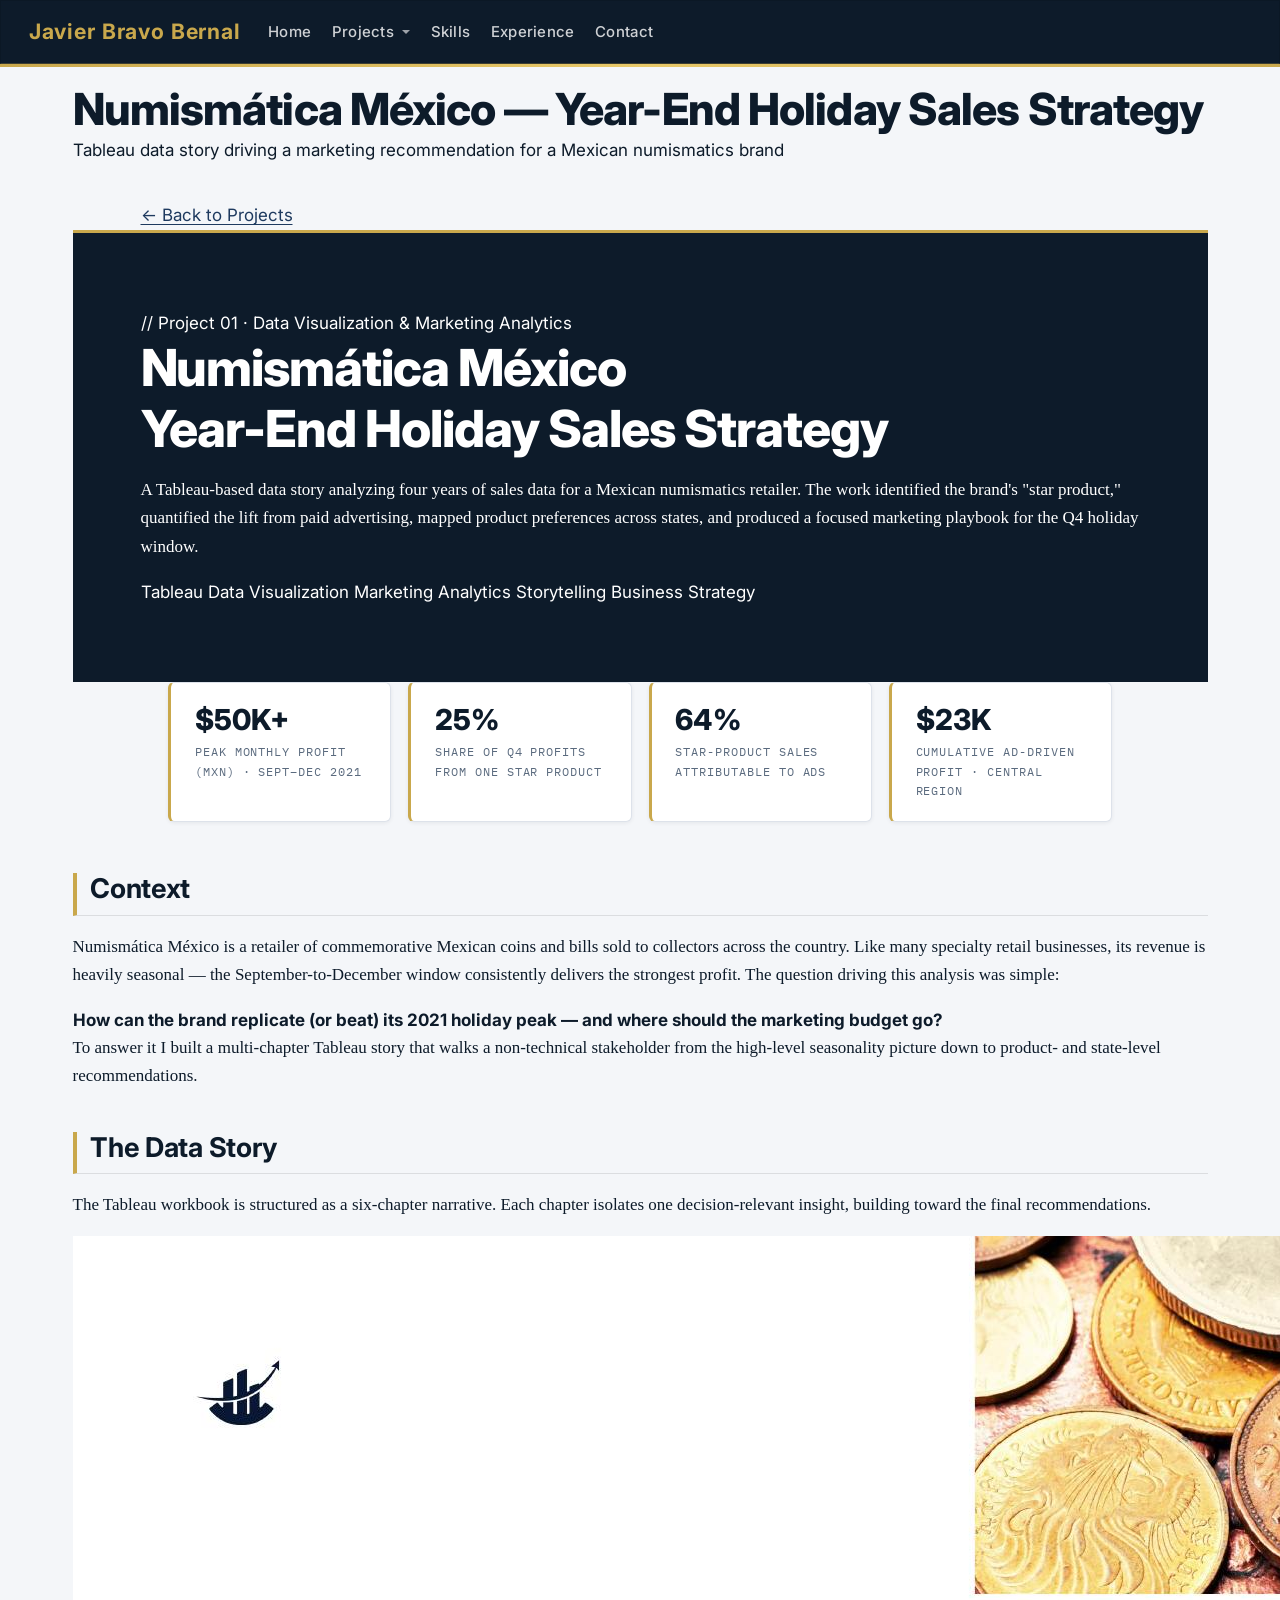
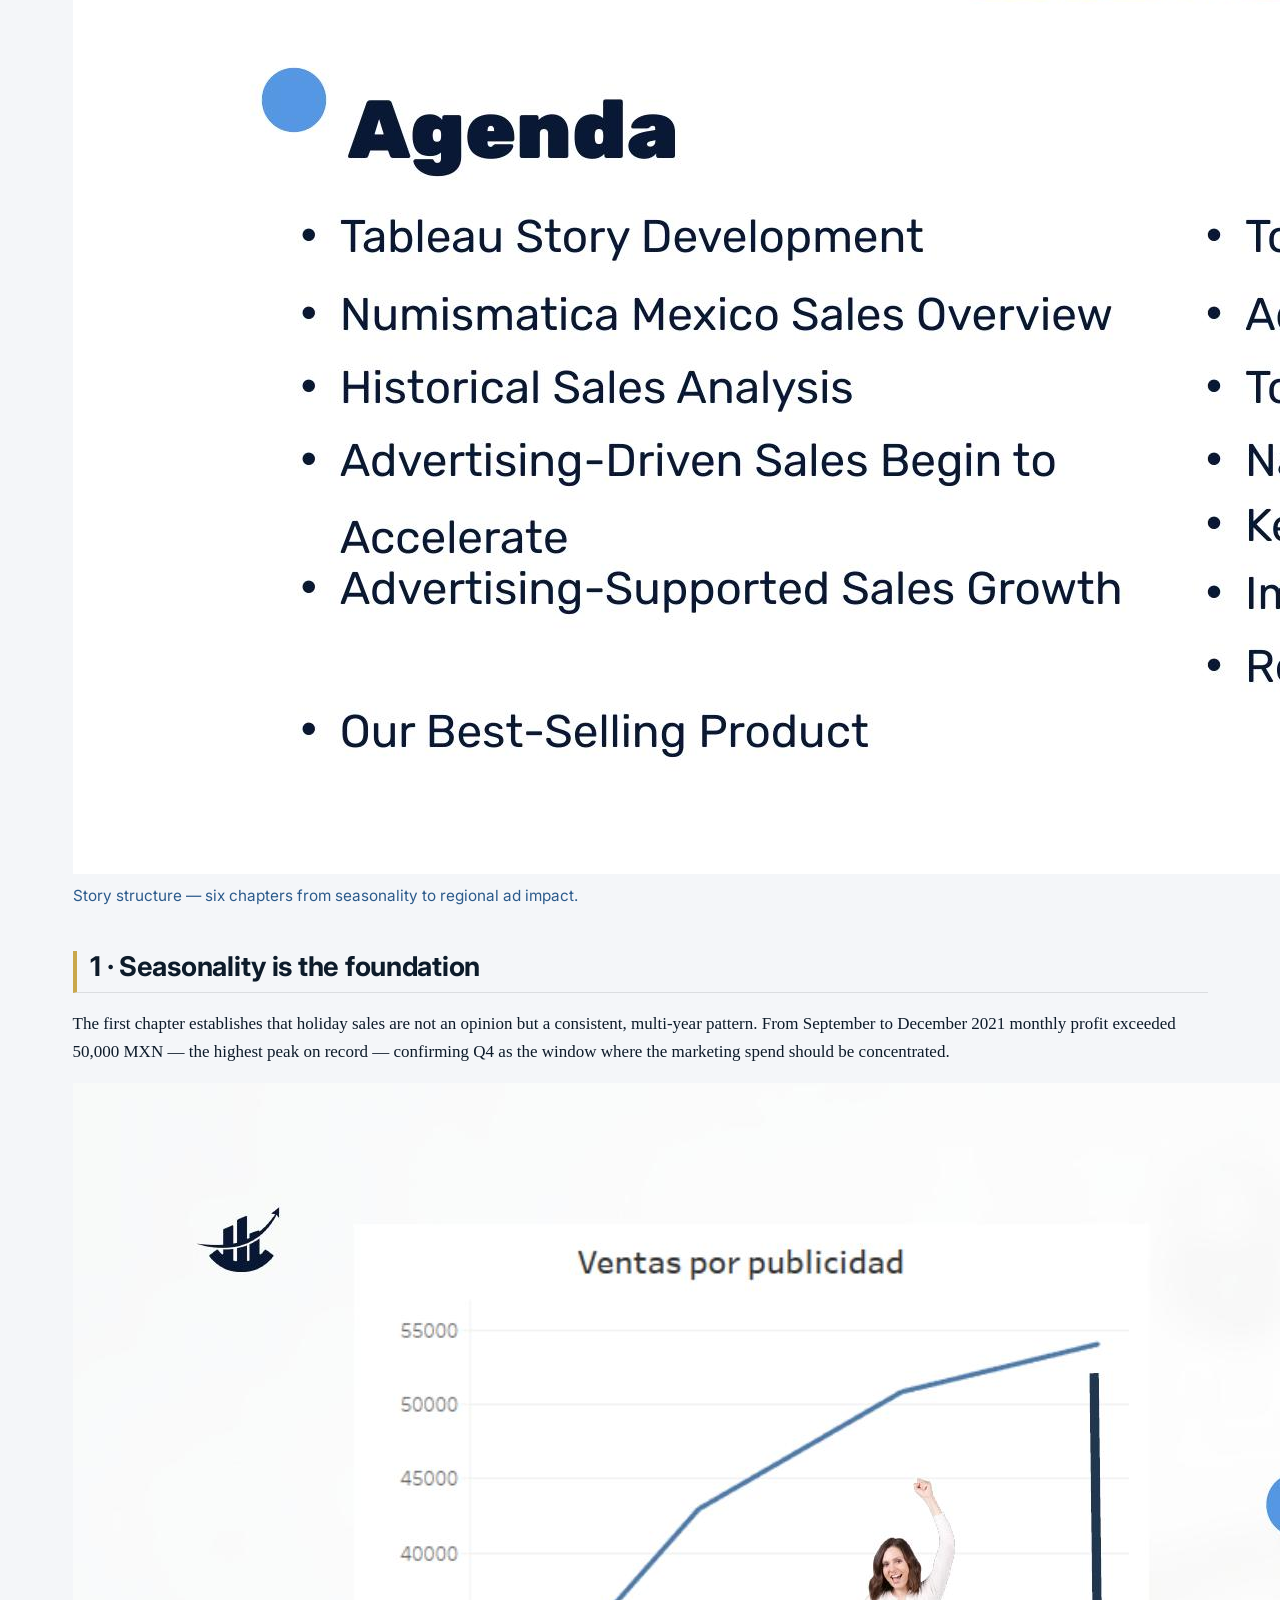
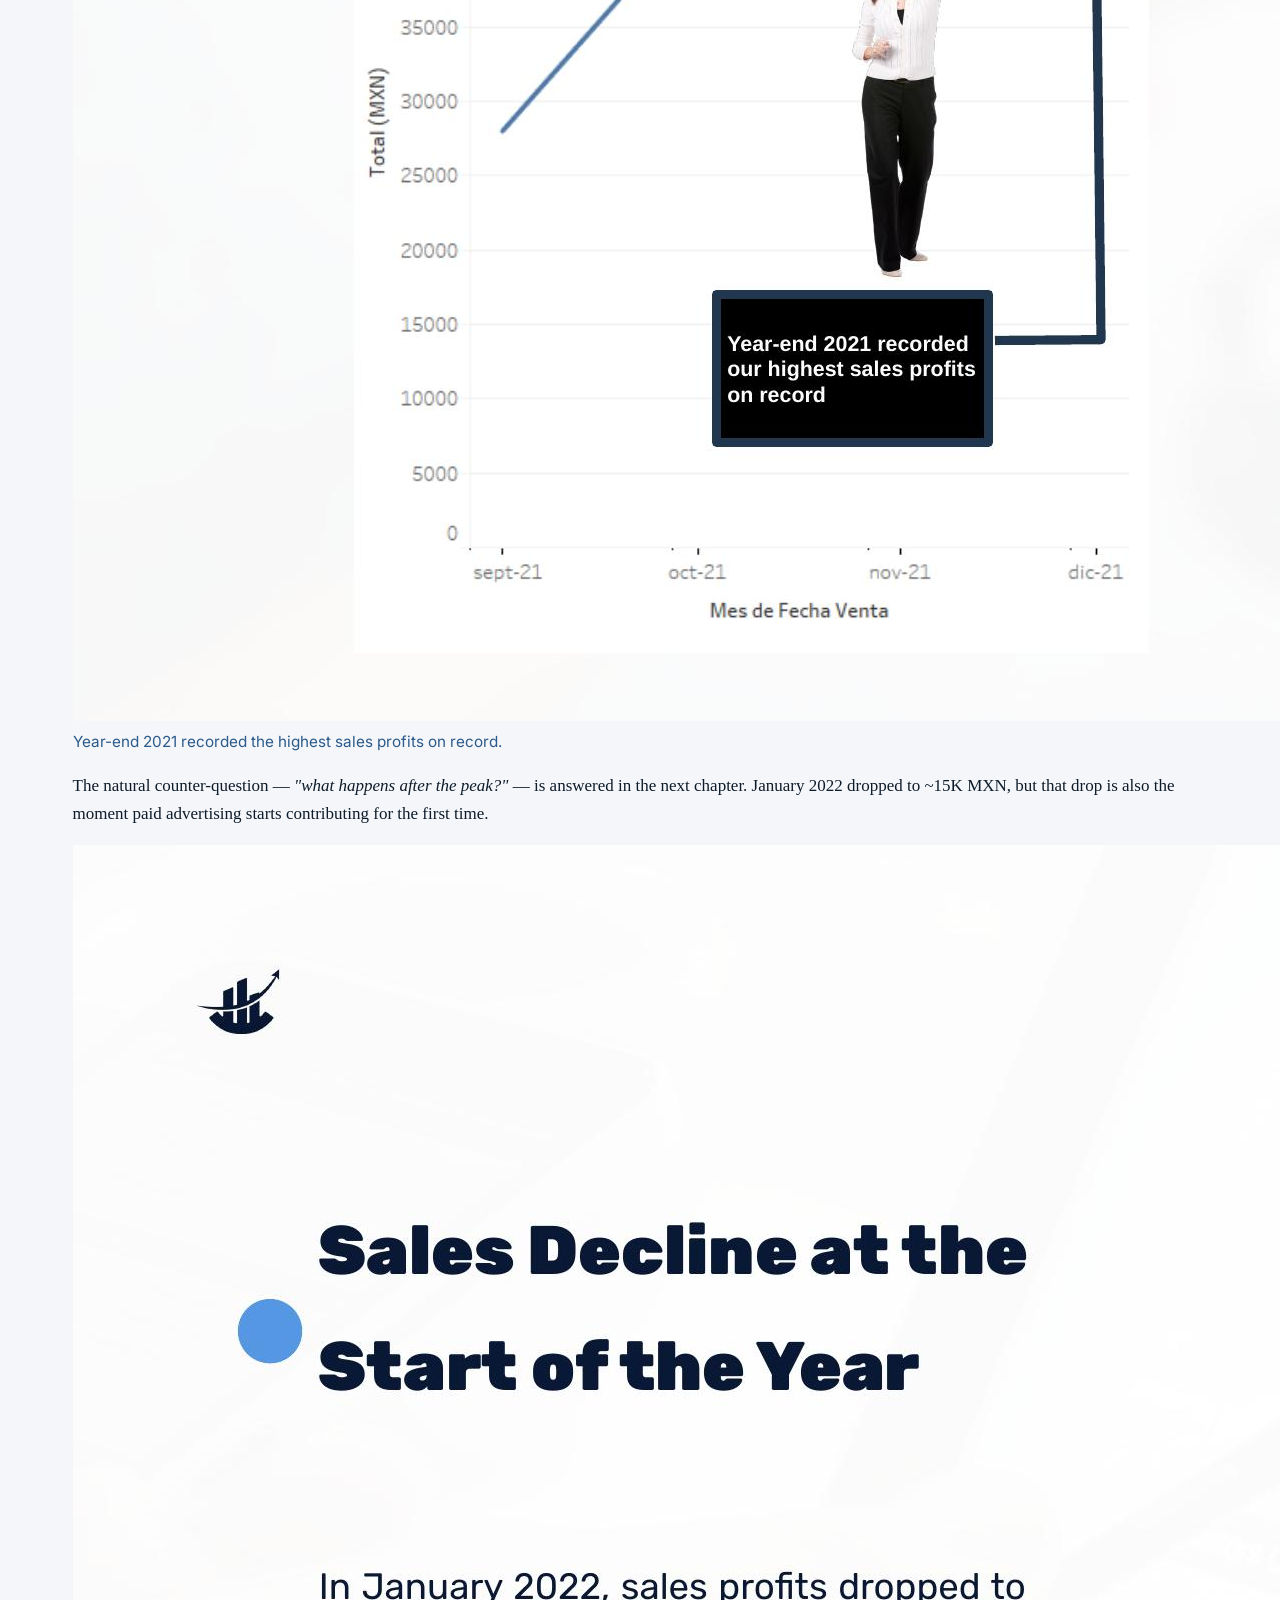
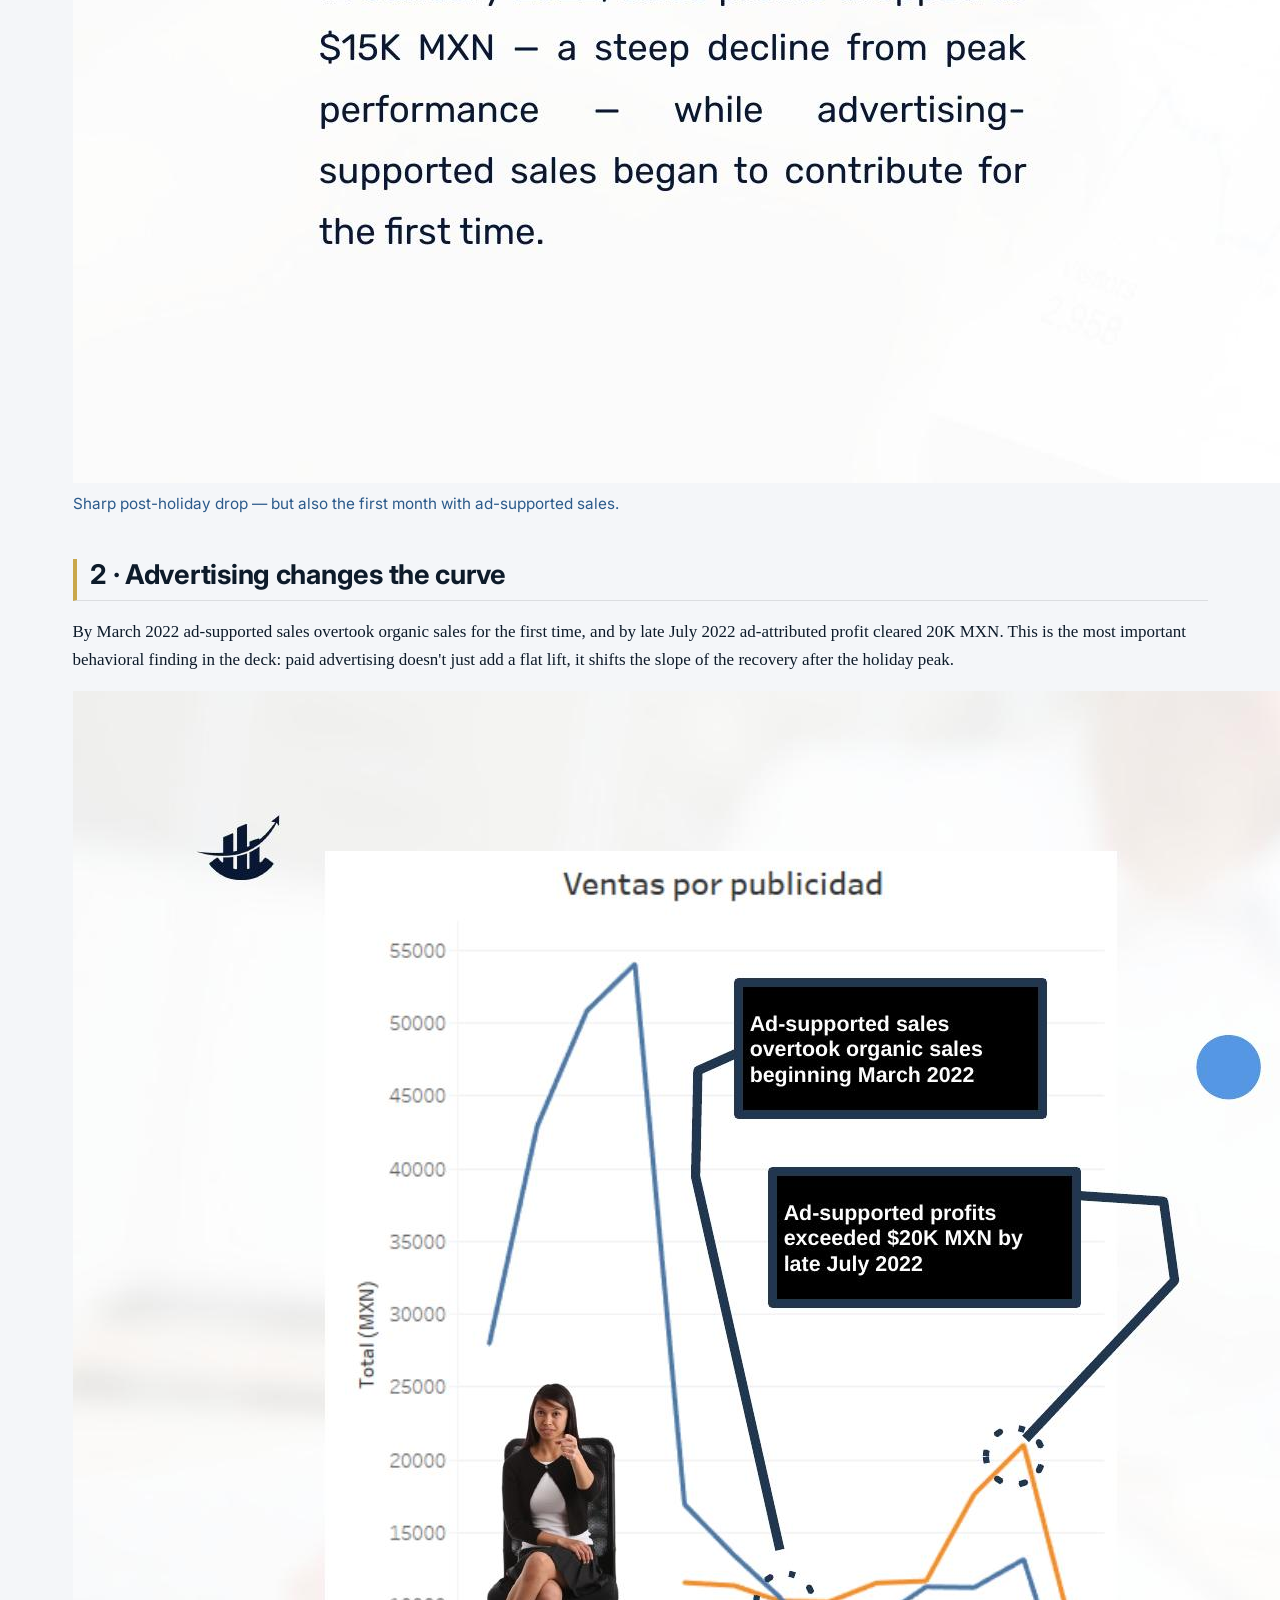
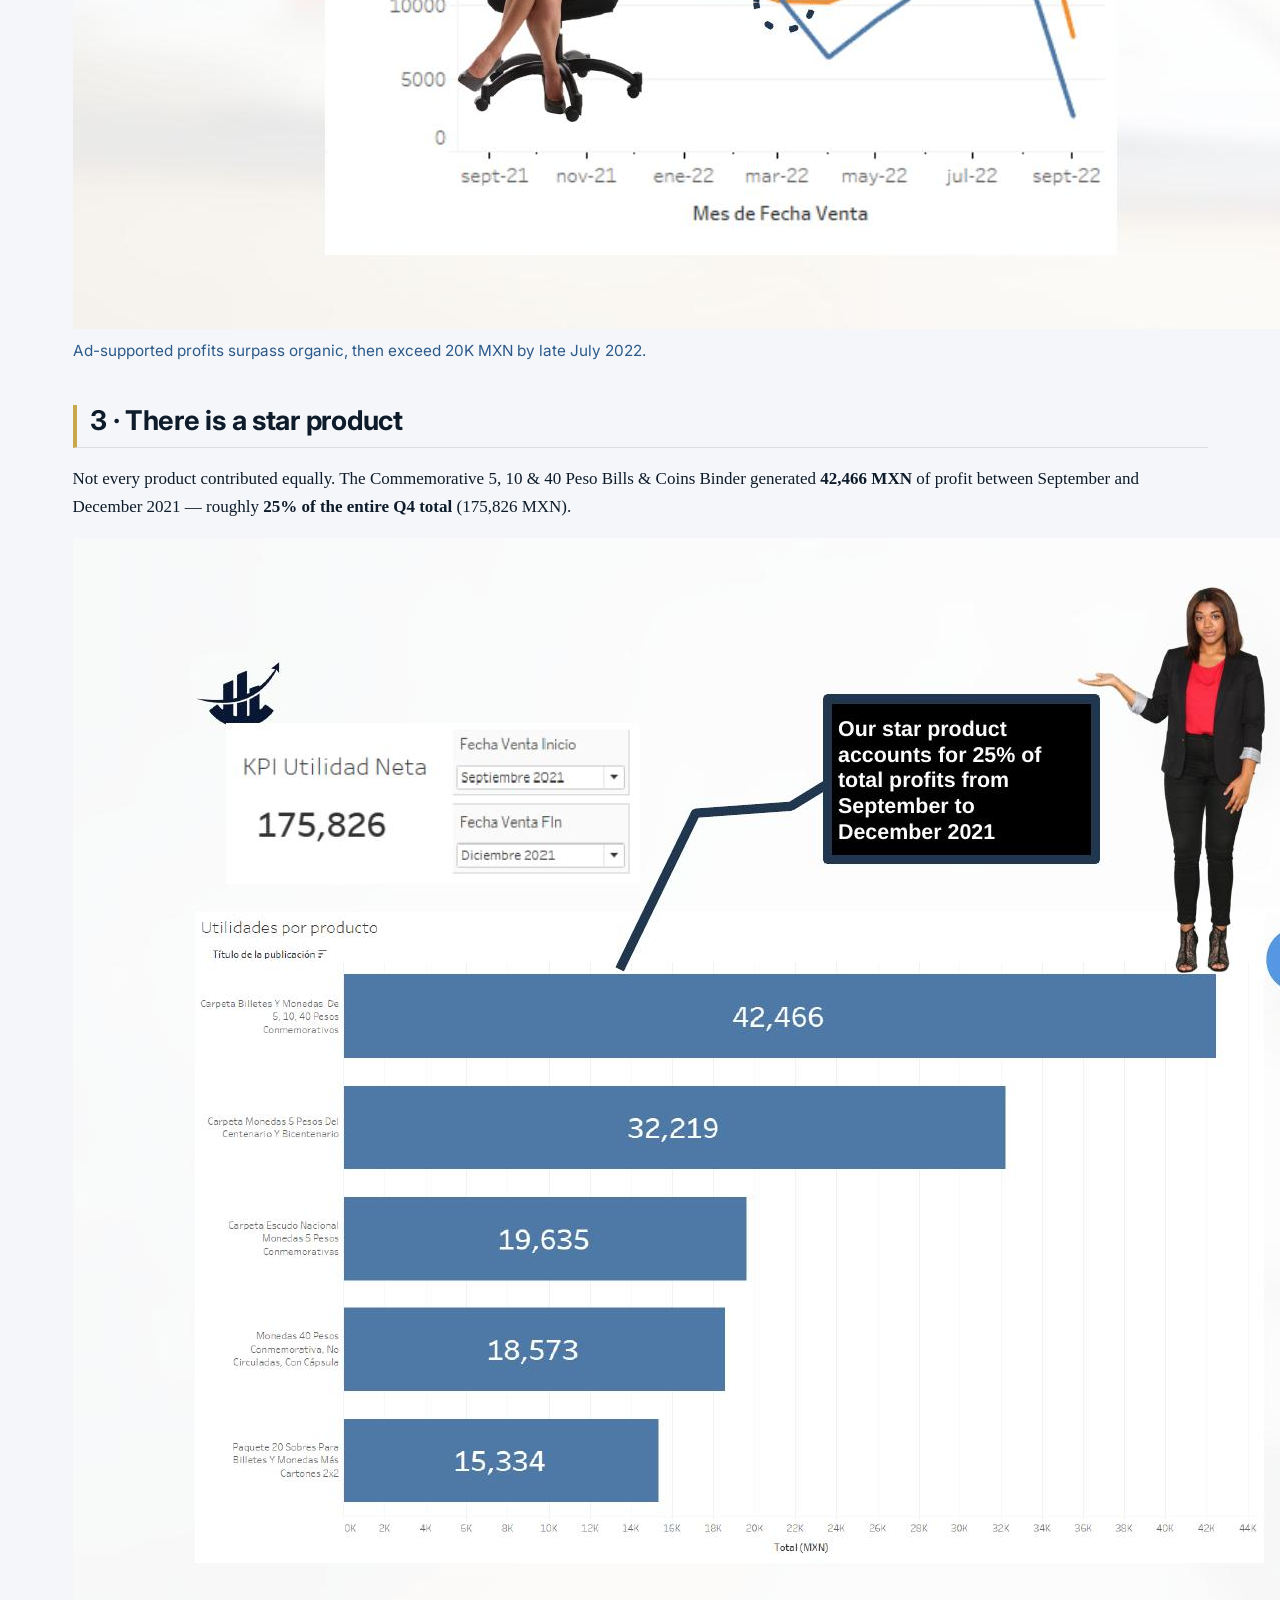
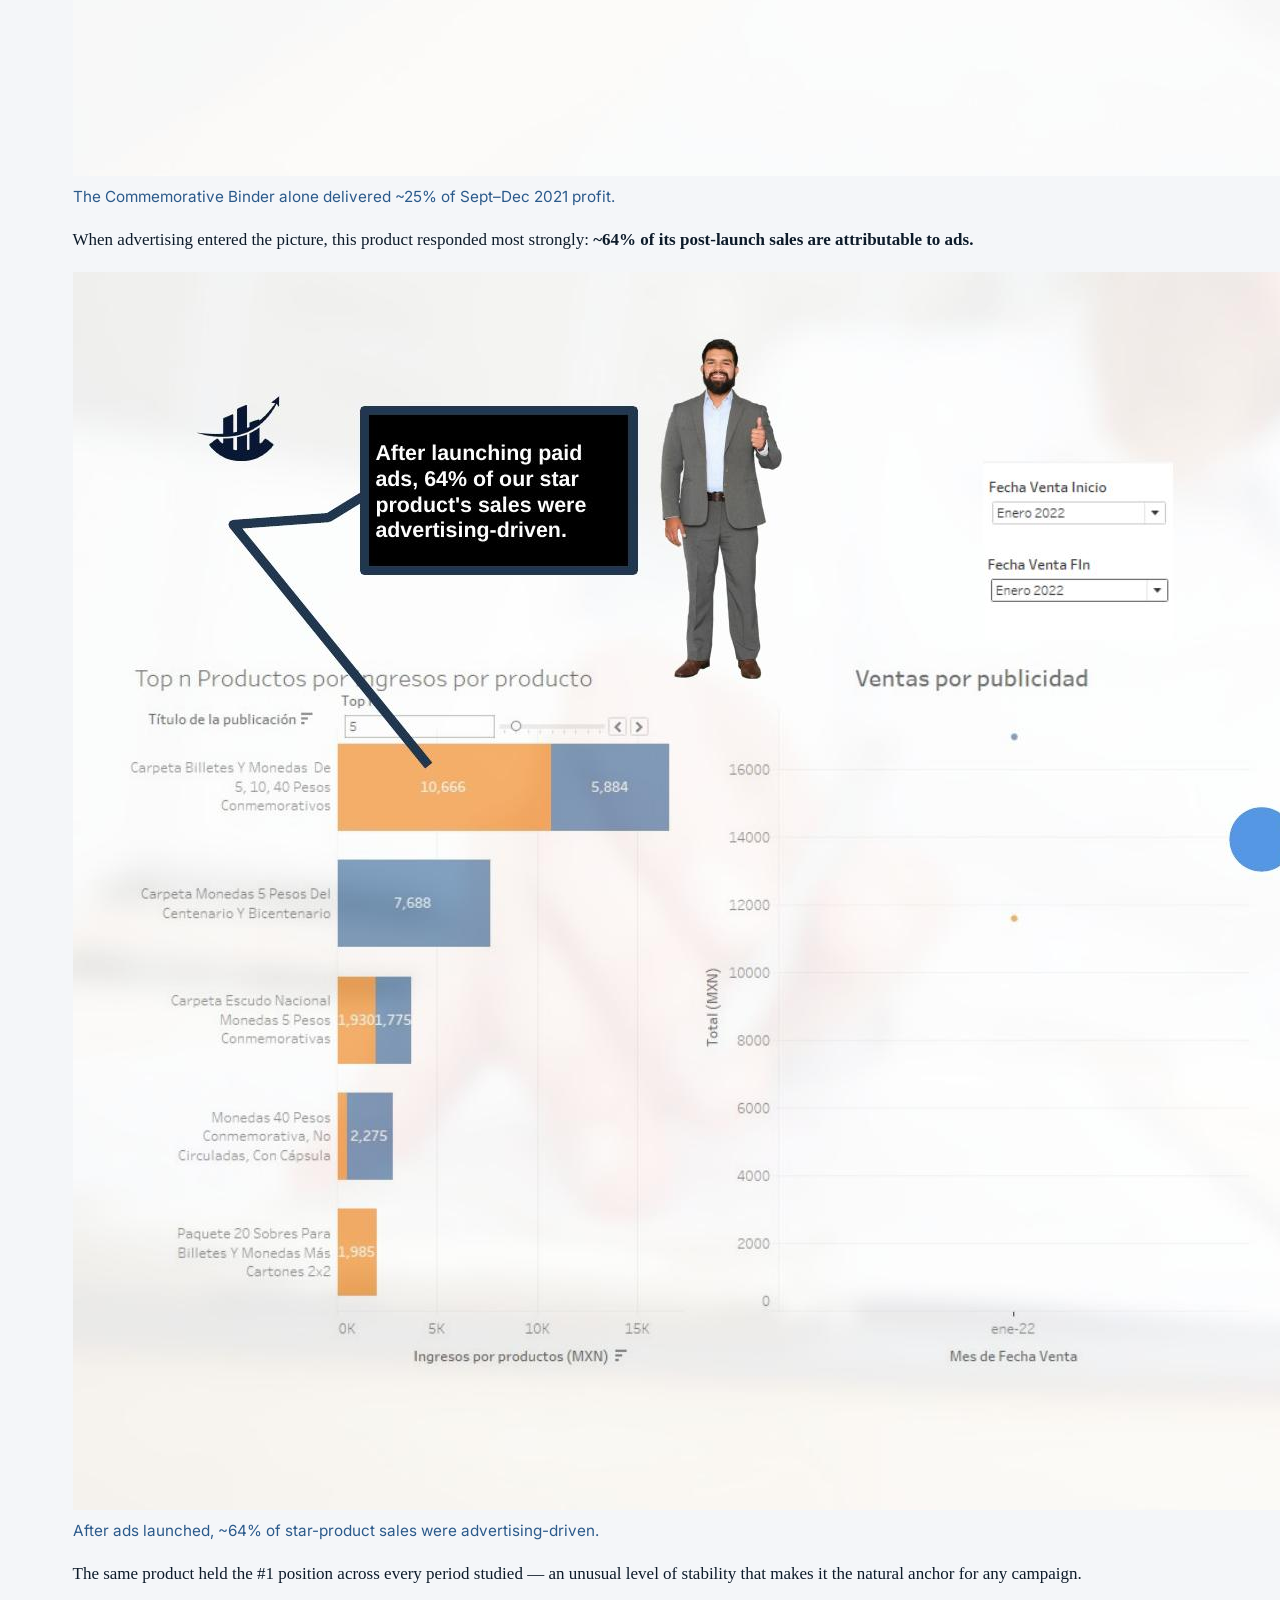
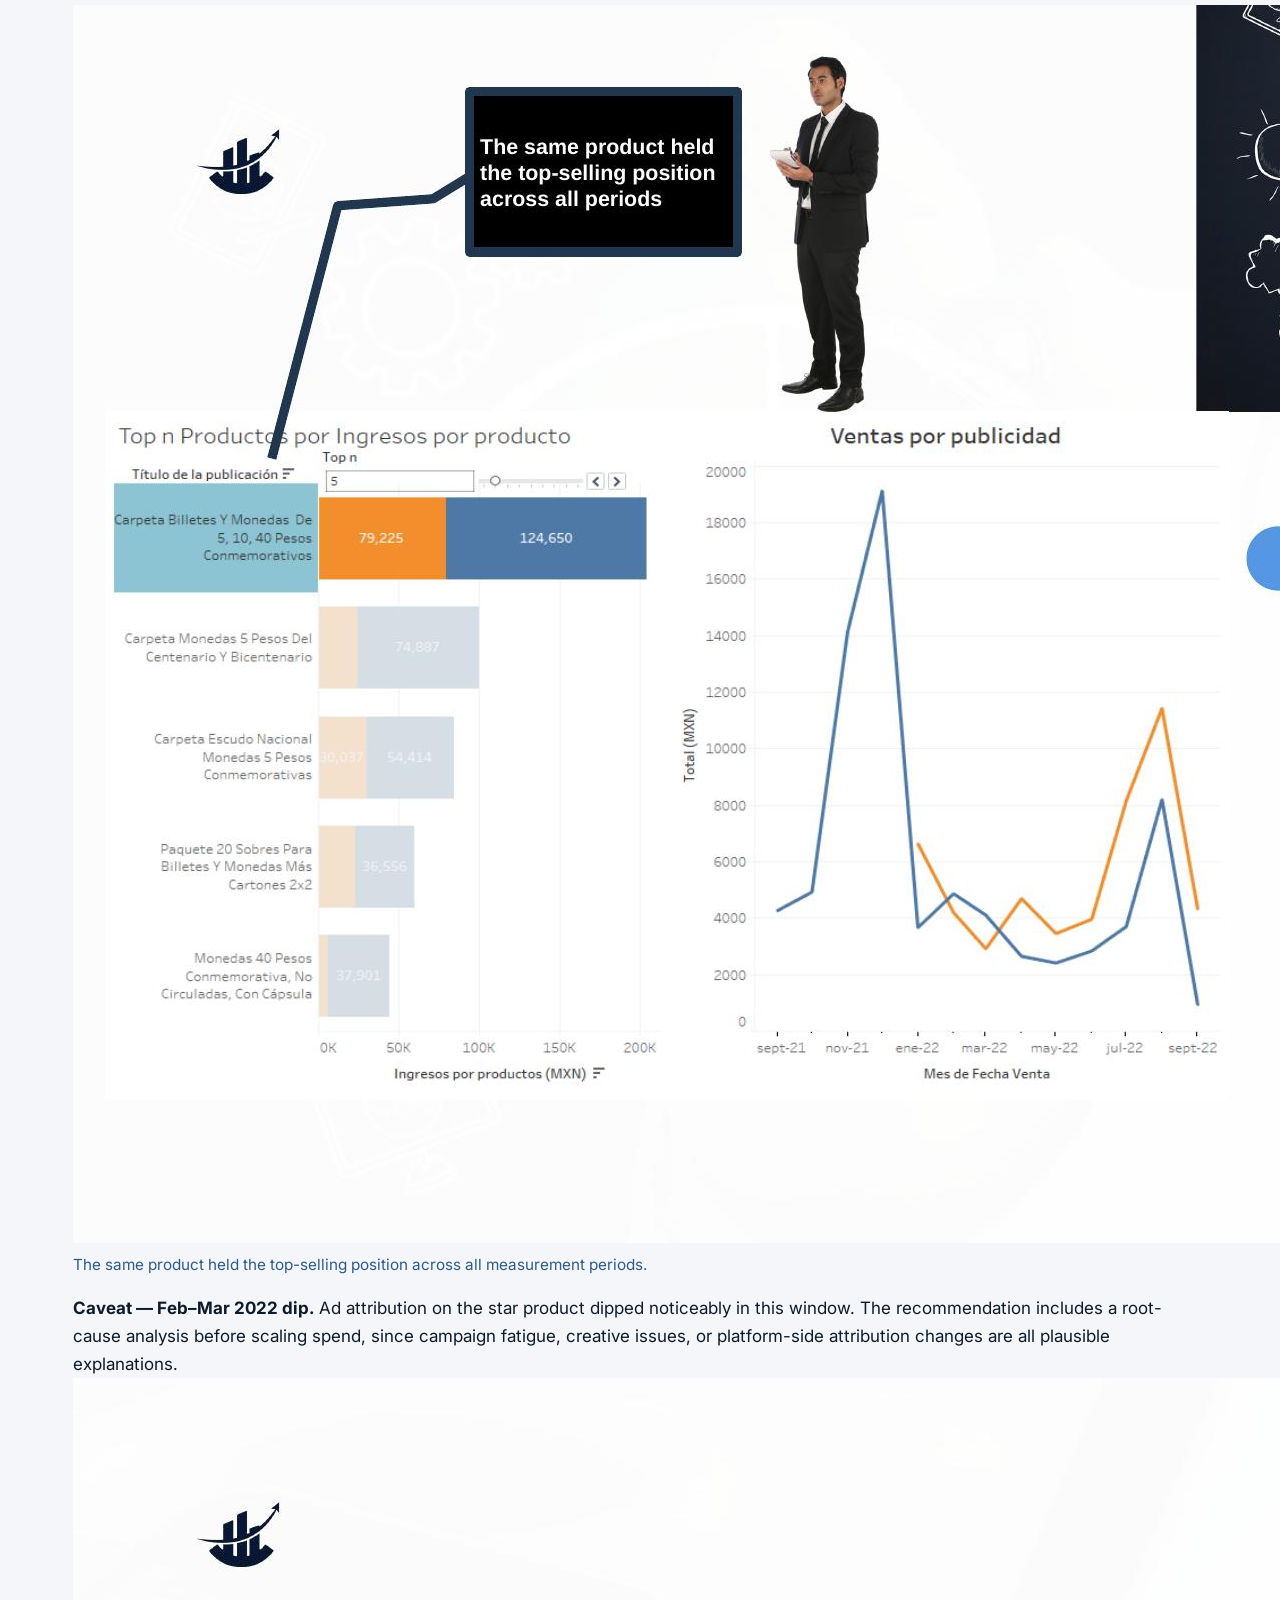
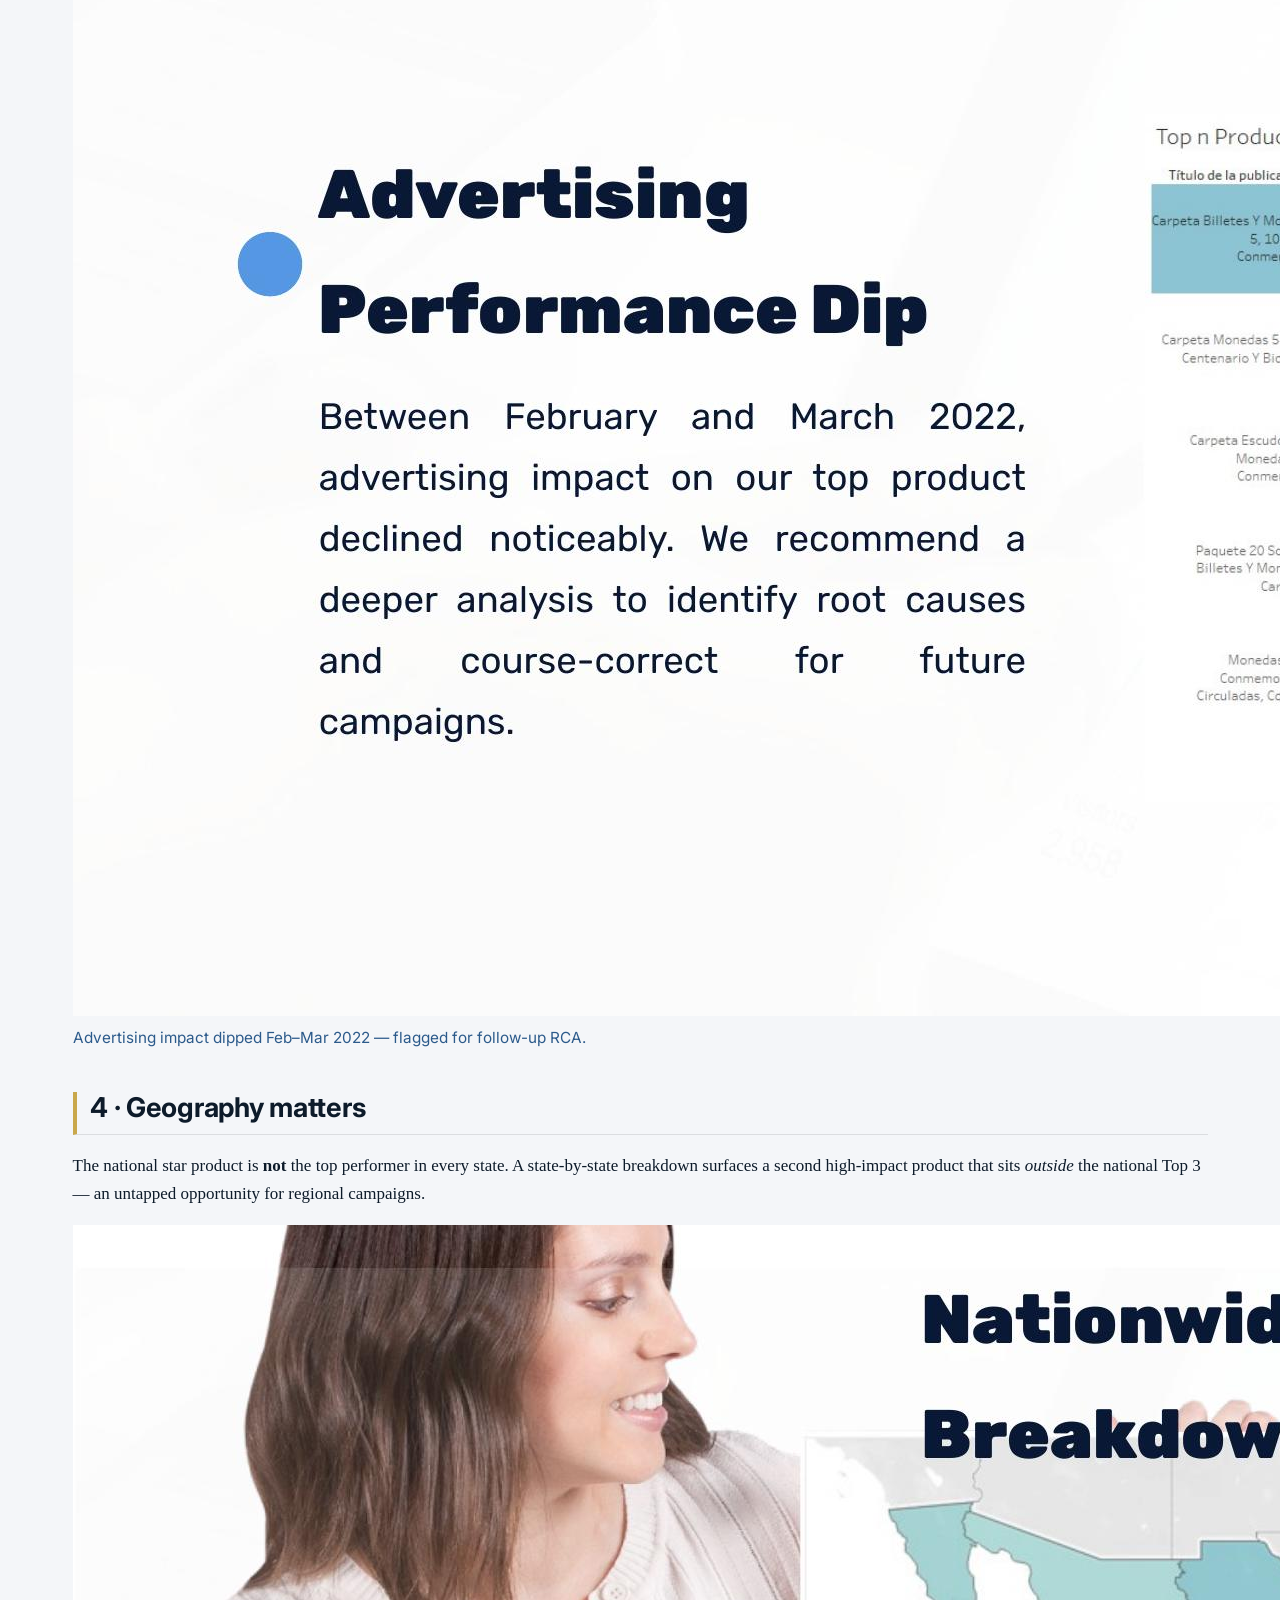
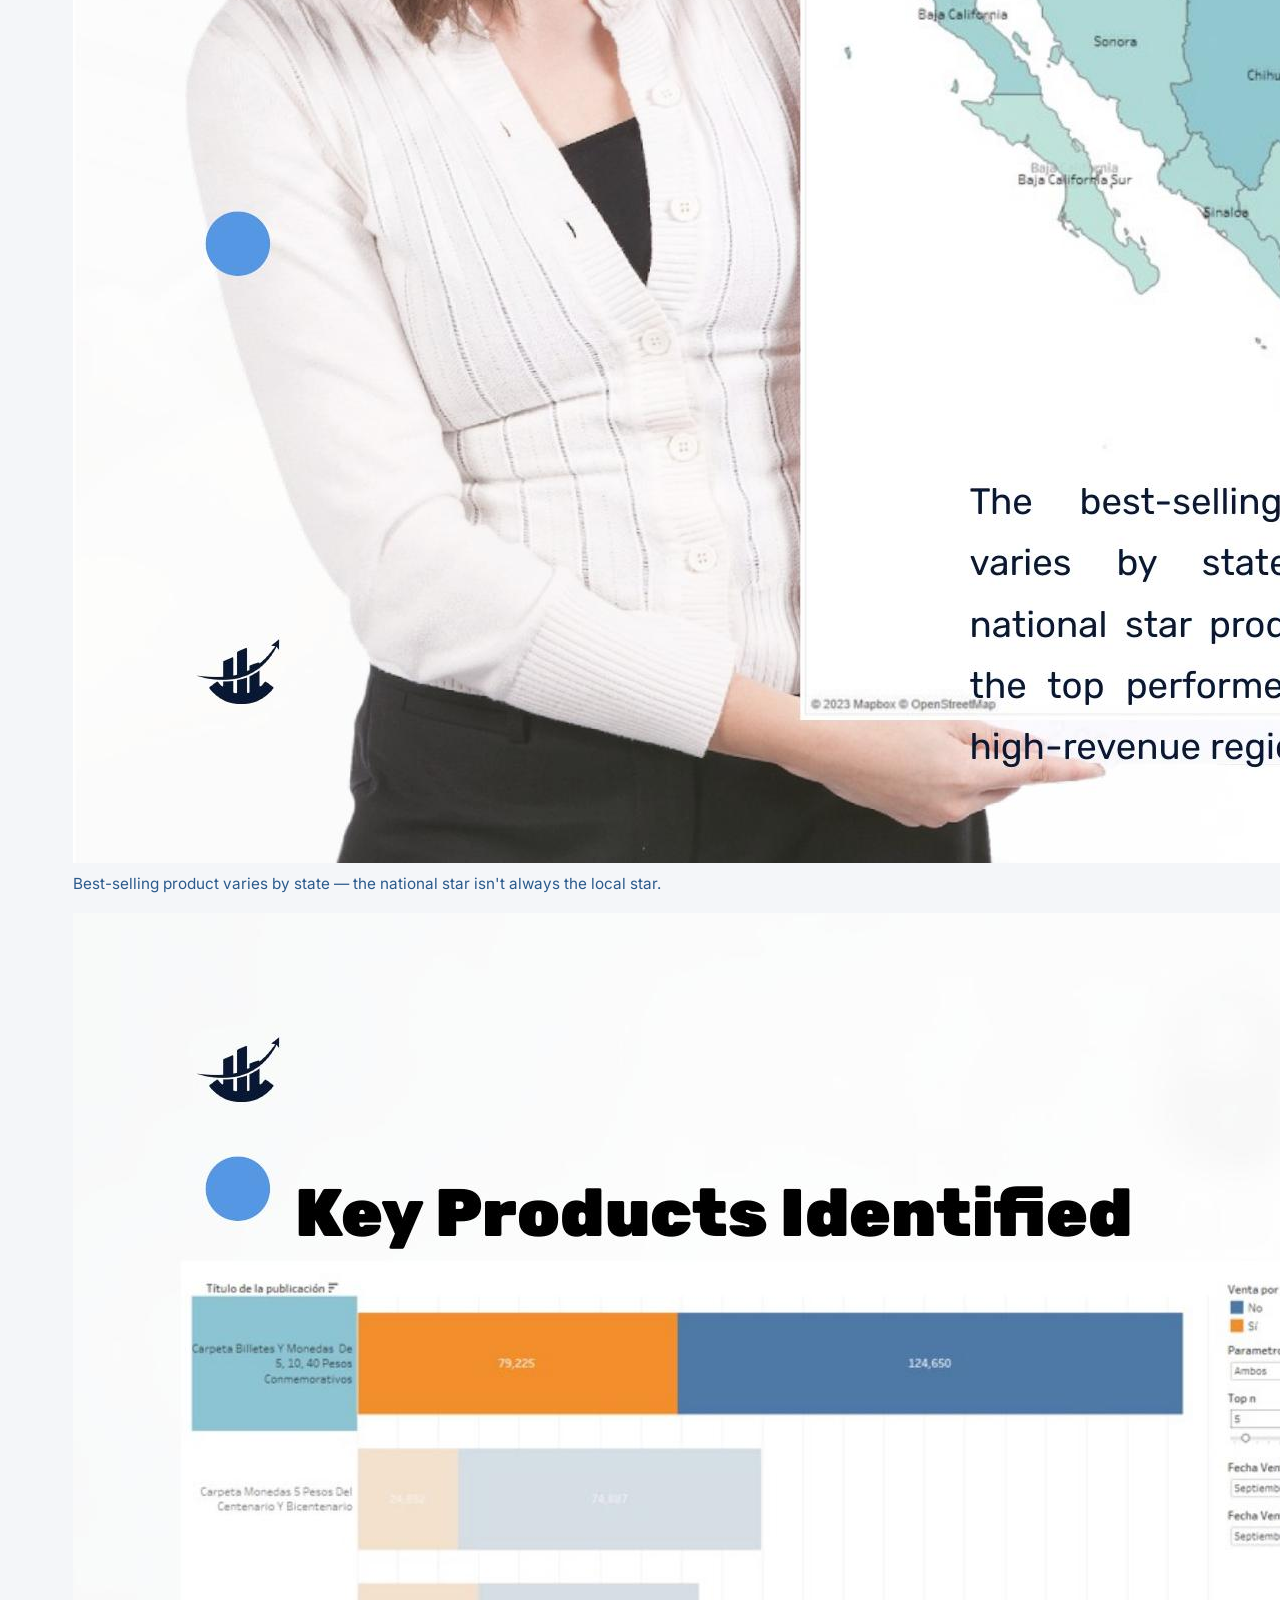
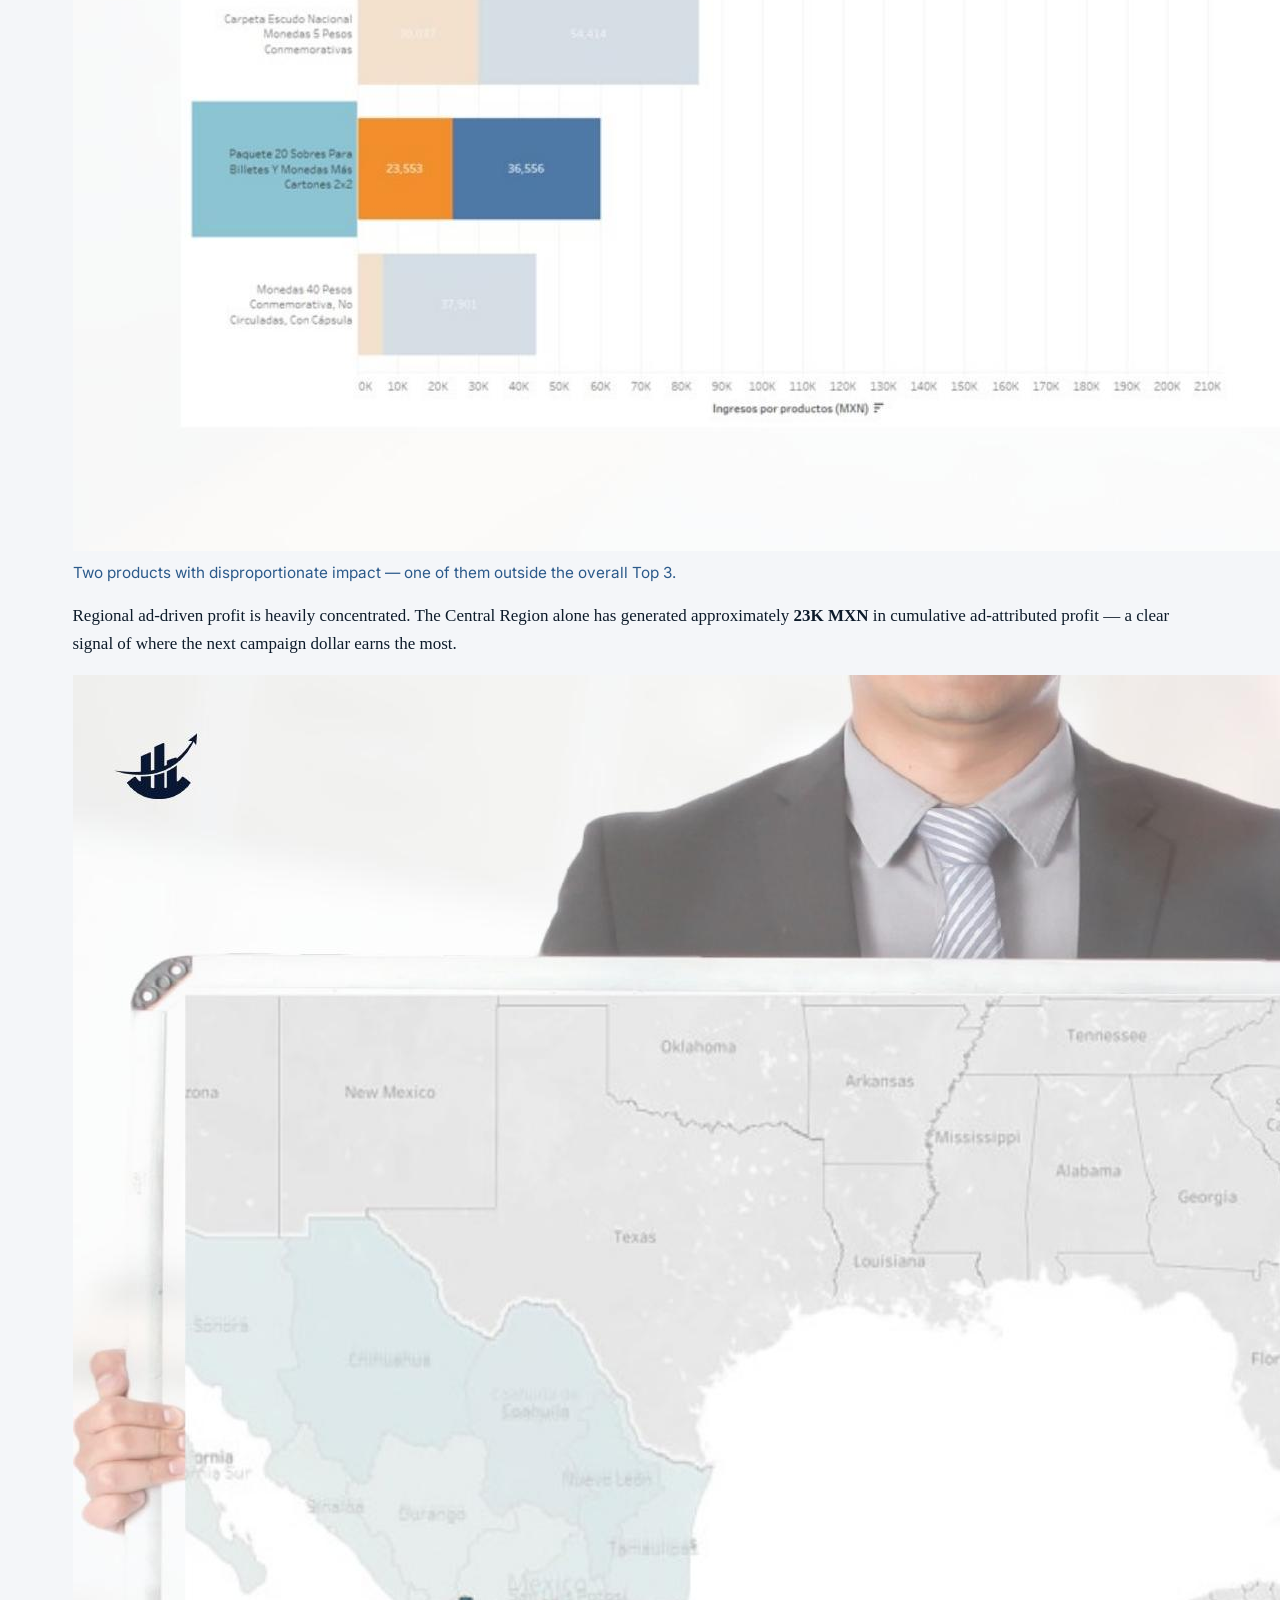
<file: docs/projects/numismatica-mexico.html>
<!DOCTYPE html>
<html xmlns="http://www.w3.org/1999/xhtml" lang="en" xml:lang="en"><head>

<meta charset="utf-8">
<meta name="generator" content="quarto-1.8.27">

<meta name="viewport" content="width=device-width, initial-scale=1.0, user-scalable=yes">

<meta name="description" content="Tableau data story driving a marketing recommendation for a Mexican numismatics brand">

<title>Numismática México — Year-End Holiday Sales Strategy – Javier Bravo Bernal</title>
<style>
code{white-space: pre-wrap;}
span.smallcaps{font-variant: small-caps;}
div.columns{display: flex; gap: min(4vw, 1.5em);}
div.column{flex: auto; overflow-x: auto;}
div.hanging-indent{margin-left: 1.5em; text-indent: -1.5em;}
ul.task-list{list-style: none;}
ul.task-list li input[type="checkbox"] {
  width: 0.8em;
  margin: 0 0.8em 0.2em -1em; /* quarto-specific, see https://github.com/quarto-dev/quarto-cli/issues/4556 */ 
  vertical-align: middle;
}
</style>


<script src="../site_libs/quarto-nav/quarto-nav.js"></script>
<script src="../site_libs/quarto-nav/headroom.min.js"></script>
<script src="../site_libs/clipboard/clipboard.min.js"></script>
<script src="../site_libs/quarto-search/autocomplete.umd.js"></script>
<script src="../site_libs/quarto-search/fuse.min.js"></script>
<script src="../site_libs/quarto-search/quarto-search.js"></script>
<meta name="quarto:offset" content="../">
<script src="../site_libs/quarto-html/quarto.js" type="module"></script>
<script src="../site_libs/quarto-html/tabsets/tabsets.js" type="module"></script>
<script src="../site_libs/quarto-html/axe/axe-check.js" type="module"></script>
<script src="../site_libs/quarto-html/popper.min.js"></script>
<script src="../site_libs/quarto-html/tippy.umd.min.js"></script>
<script src="../site_libs/quarto-html/anchor.min.js"></script>
<link href="../site_libs/quarto-html/tippy.css" rel="stylesheet">
<link href="../site_libs/quarto-html/quarto-syntax-highlighting-8f78bad36740733fa4acb35e15e408cb.css" rel="stylesheet" id="quarto-text-highlighting-styles">
<script src="../site_libs/bootstrap/bootstrap.min.js"></script>
<link href="../site_libs/bootstrap/bootstrap-icons.css" rel="stylesheet">
<link href="../site_libs/bootstrap/bootstrap-c3c9c04b2be52e41969054f776838d09.min.css" rel="stylesheet" append-hash="true" id="quarto-bootstrap" data-mode="light">
<script id="quarto-search-options" type="application/json">{
  "location": "navbar",
  "copy-button": false,
  "collapse-after": 3,
  "panel-placement": "end",
  "type": "overlay",
  "limit": 50,
  "keyboard-shortcut": [
    "f",
    "/",
    "s"
  ],
  "show-item-context": false,
  "language": {
    "search-no-results-text": "No results",
    "search-matching-documents-text": "matching documents",
    "search-copy-link-title": "Copy link to search",
    "search-hide-matches-text": "Hide additional matches",
    "search-more-match-text": "more match in this document",
    "search-more-matches-text": "more matches in this document",
    "search-clear-button-title": "Clear",
    "search-text-placeholder": "",
    "search-detached-cancel-button-title": "Cancel",
    "search-submit-button-title": "Submit",
    "search-label": "Search"
  }
}</script>


<link rel="stylesheet" href="../styles.css">
</head>

<body class="nav-fixed quarto-light">

<div id="quarto-search-results"></div>
  <header id="quarto-header" class="headroom fixed-top">
    <nav class="navbar navbar-expand-lg " data-bs-theme="dark">
      <div class="navbar-container container-fluid">
      <div class="navbar-brand-container mx-auto">
    <a class="navbar-brand" href="../index.html">
    <span class="navbar-title">Javier Bravo Bernal</span>
    </a>
  </div>
          <button class="navbar-toggler" type="button" data-bs-toggle="collapse" data-bs-target="#navbarCollapse" aria-controls="navbarCollapse" role="menu" aria-expanded="false" aria-label="Toggle navigation" onclick="if (window.quartoToggleHeadroom) { window.quartoToggleHeadroom(); }">
  <span class="navbar-toggler-icon"></span>
</button>
          <div class="collapse navbar-collapse" id="navbarCollapse">
            <ul class="navbar-nav navbar-nav-scroll me-auto">
  <li class="nav-item">
    <a class="nav-link" href="../index.html"> 
<span class="menu-text">Home</span></a>
  </li>  
  <li class="nav-item dropdown ">
    <a class="nav-link dropdown-toggle" href="#" id="nav-menu-projects" role="link" data-bs-toggle="dropdown" aria-expanded="false">
 <span class="menu-text">Projects</span>
    </a>
    <ul class="dropdown-menu" aria-labelledby="nav-menu-projects">    
        <li>
    <a class="dropdown-item" href="../projects/numismatica-mexico.html">
 <span class="dropdown-text">Numismática México — Sales Strategy</span></a>
  </li>  
        <li>
    <a class="dropdown-item" href="../projects/credit-risk.html">
 <span class="dropdown-text">Credit Risk Classification</span></a>
  </li>  
        <li>
    <a class="dropdown-item" href="../projects/mp01.html">
 <span class="dropdown-text">Campus Diversity After SFFA</span></a>
  </li>  
        <li>
    <a class="dropdown-item" href="../projects/mp02.html">
 <span class="dropdown-text">American Time Use Survey</span></a>
  </li>  
        <li>
    <a class="dropdown-item" href="../projects/mp03.html">
 <span class="dropdown-text">US Migration &amp; Reapportionment</span></a>
  </li>  
    </ul>
  </li>
  <li class="nav-item">
    <a class="nav-link" href="../index.html#skills"> 
<span class="menu-text">Skills</span></a>
  </li>  
  <li class="nav-item">
    <a class="nav-link" href="../index.html#experience"> 
<span class="menu-text">Experience</span></a>
  </li>  
  <li class="nav-item">
    <a class="nav-link" href="../index.html#contact"> 
<span class="menu-text">Contact</span></a>
  </li>  
</ul>
          </div> <!-- /navcollapse -->
            <div class="quarto-navbar-tools">
</div>
      </div> <!-- /container-fluid -->
    </nav>
</header>
<!-- content -->
<div id="quarto-content" class="quarto-container page-columns page-rows-contents page-layout-full page-navbar">
<!-- sidebar -->
<!-- margin-sidebar -->
    
<!-- main -->
<main class="content column-page" id="quarto-document-content">

<header id="title-block-header" class="quarto-title-block default">
<div class="quarto-title">
<h1 class="title">Numismática México — Year-End Holiday Sales Strategy</h1>
</div>

<div>
  <div class="description">
    Tableau data story driving a marketing recommendation for a Mexican numismatics brand
  </div>
</div>


<div class="quarto-title-meta column-page">

    
  
    
  </div>
  


</header>


<div style="padding: 1.2rem 0 0 4rem;">
  <a href="../index.html#projects" class="proj-back">← Back to Projects</a>
</div>

<div class="proj-hero">
  <div class="proj-tag">// Project 01 · Data Visualization &amp; Marketing Analytics</div>
  <h1>Numismática México<br>Year-End Holiday Sales Strategy</h1>
  <p class="proj-lede">
    A Tableau-based data story analyzing four years of sales data for a Mexican
    numismatics retailer. The work identified the brand's "star product,"
    quantified the lift from paid advertising, mapped product preferences across
    states, and produced a focused marketing playbook for the Q4 holiday window.
  </p>
  <div class="proj-tags">
    <span>Tableau</span>
    <span>Data Visualization</span>
    <span>Marketing Analytics</span>
    <span>Storytelling</span>
    <span>Business Strategy</span>
  </div>
</div>

<div class="kpi-row">
  <div class="kpi-card">
    <div class="kpi-num">$50K+</div>
    <div class="kpi-label">Peak monthly profit (MXN) · Sept–Dec 2021</div>
  </div>
  <div class="kpi-card">
    <div class="kpi-num">25%</div>
    <div class="kpi-label">Share of Q4 profits from one star product</div>
  </div>
  <div class="kpi-card">
    <div class="kpi-num">64%</div>
    <div class="kpi-label">Star-product sales attributable to ads</div>
  </div>
  <div class="kpi-card">
    <div class="kpi-num">$23K</div>
    <div class="kpi-label">Cumulative ad-driven profit · Central Region</div>
  </div>
</div>

<div class="proj-section">

  <h2 class="anchored">Context</h2>
  <p>
    Numismática México is a retailer of commemorative Mexican coins and bills sold
    to collectors across the country. Like many specialty retail businesses, its
    revenue is heavily seasonal — the September-to-December window consistently
    delivers the strongest profit. The question driving this analysis was simple:
  </p>

  <div class="callout-box">
    <strong>How can the brand replicate (or beat) its 2021 holiday peak — and where
    should the marketing budget go?</strong>
  </div>

  <p>
    To answer it I built a multi-chapter Tableau story that walks a non-technical
    stakeholder from the high-level seasonality picture down to product- and
    state-level recommendations.
  </p>

  <h2 class="anchored">The Data Story</h2>
  <p>
    The Tableau workbook is structured as a six-chapter narrative. Each chapter
    isolates one decision-relevant insight, building toward the final
    recommendations.
  </p>

  <figure class="slide-figure figure">
    <img src="assets/numismatica/slide-02.jpg" alt="Story agenda" class="figure-img">
    <figcaption>Story structure — six chapters from seasonality to regional ad impact.</figcaption>
  </figure>

  <h2 class="anchored">1 · Seasonality is the foundation</h2>
  <p>
    The first chapter establishes that holiday sales are not an opinion but a
    consistent, multi-year pattern. From September to December 2021 monthly profit
    exceeded 50,000 MXN — the highest peak on record — confirming Q4 as the window
    where the marketing spend should be concentrated.
  </p>

  <figure class="slide-figure figure">
    <img src="assets/numismatica/slide-05.jpg" alt="Year-end 2021 peak profits" class="figure-img">
    <figcaption>Year-end 2021 recorded the highest sales profits on record.</figcaption>
  </figure>

  <p>
    The natural counter-question — <em>"what happens after the peak?"</em> — is
    answered in the next chapter. January 2022 dropped to ~15K MXN, but that drop
    is also the moment paid advertising starts contributing for the first time.
  </p>

  <figure class="slide-figure figure">
    <img src="assets/numismatica/slide-06.jpg" alt="Sales decline in January 2022" class="figure-img">
    <figcaption>Sharp post-holiday drop — but also the first month with ad-supported sales.</figcaption>
  </figure>

  <h2 class="anchored">2 · Advertising changes the curve</h2>
  <p>
    By March 2022 ad-supported sales overtook organic sales for the first time, and
    by late July 2022 ad-attributed profit cleared 20K MXN. This is the most
    important behavioral finding in the deck: paid advertising doesn't just add a
    flat lift, it shifts the slope of the recovery after the holiday peak.
  </p>

  <figure class="slide-figure figure">
    <img src="assets/numismatica/slide-07.jpg" alt="Ad-supported sales surpass organic" class="figure-img">
    <figcaption>Ad-supported profits surpass organic, then exceed 20K MXN by late July 2022.</figcaption>
  </figure>

  <h2 class="anchored">3 · There is a star product</h2>
  <p>
    Not every product contributed equally. The Commemorative 5, 10 &amp; 40 Peso
    Bills &amp; Coins Binder generated <strong>42,466 MXN</strong> of profit
    between September and December 2021 — roughly <strong>25% of the entire Q4
    total</strong> (175,826 MXN).
  </p>

  <figure class="slide-figure figure">
    <img src="assets/numismatica/slide-08.jpg" alt="Star product accounts for 25% of Q4 profits" class="figure-img">
    <figcaption>The Commemorative Binder alone delivered ~25% of Sept–Dec 2021 profit.</figcaption>
  </figure>

  <p>
    When advertising entered the picture, this product responded most strongly:
    <strong>~64% of its post-launch sales are attributable to ads.</strong>
  </p>

  <figure class="slide-figure figure">
    <img src="assets/numismatica/slide-09.jpg" alt="64% of star product sales are ad-driven" class="figure-img">
    <figcaption>After ads launched, ~64% of star-product sales were advertising-driven.</figcaption>
  </figure>

  <p>
    The same product held the #1 position across every period studied — an unusual
    level of stability that makes it the natural anchor for any campaign.
  </p>

  <figure class="slide-figure figure">
    <img src="assets/numismatica/slide-11.jpg" alt="Top product consistency" class="figure-img">
    <figcaption>The same product held the top-selling position across all measurement periods.</figcaption>
  </figure>

  <div class="callout-box">
    <strong>Caveat — Feb–Mar 2022 dip.</strong> Ad attribution on the star product
    dipped noticeably in this window. The recommendation includes a root-cause
    analysis before scaling spend, since campaign fatigue, creative issues, or
    platform-side attribution changes are all plausible explanations.
  </div>

  <figure class="slide-figure figure">
    <img src="assets/numismatica/slide-10.jpg" alt="Advertising performance dip Feb-Mar 2022" class="figure-img">
    <figcaption>Advertising impact dipped Feb–Mar 2022 — flagged for follow-up RCA.</figcaption>
  </figure>

  <h2 class="anchored">4 · Geography matters</h2>
  <p>
    The national star product is <strong>not</strong> the top performer in every
    state. A state-by-state breakdown surfaces a second high-impact product that
    sits <em>outside</em> the national Top 3 — an untapped opportunity for regional
    campaigns.
  </p>

  <figure class="slide-figure figure">
    <img src="assets/numismatica/slide-12.jpg" alt="Nationwide product sales breakdown" class="figure-img">
    <figcaption>Best-selling product varies by state — the national star isn't always the local star.</figcaption>
  </figure>

  <figure class="slide-figure figure">
    <img src="assets/numismatica/slide-13.jpg" alt="Key products identified" class="figure-img">
    <figcaption>Two products with disproportionate impact — one of them outside the overall Top 3.</figcaption>
  </figure>

  <p>
    Regional ad-driven profit is heavily concentrated. The Central Region alone has
    generated approximately <strong>23K MXN</strong> in cumulative ad-attributed
    profit — a clear signal of where the next campaign dollar earns the most.
  </p>

  <figure class="slide-figure figure">
    <img src="assets/numismatica/slide-15.jpg" alt="Regional advertising sales impact" class="figure-img">
    <figcaption>Cumulative ad-driven profit by region — Central Region leads.</figcaption>
  </figure>

  <h2 class="anchored">Strategic Recommendations</h2>
  <p>Three campaigns, sequenced by risk and confidence:</p>

  <figure class="slide-figure figure">
    <img src="assets/numismatica/slide-16.jpg" alt="Strategic recommendations summary" class="figure-img">
    <figcaption>The three-campaign playbook: star product, Top 5 replication, regional focus.</figcaption>
  </figure>

  <ol>
    <li>
      <strong>Prioritize the star product in high-revenue states.</strong>
      Highest-confidence move; the product has demonstrated price-insensitivity and
      a strong ad lift on a customer base that already recognizes the brand.
    </li>
    <li>
      <strong>Replicate the January star-product playbook across the broader catalog.</strong>
      The proven-creative approach from the early-2022 campaign is the lowest-cost
      way to lift Top 5 products without rebuilding strategy from scratch.
    </li>
    <li>
      <strong>Run a Top-5 product campaign in high-revenue states.</strong>
      Combines (1) and (2) — uses the star product as the anchor and the Top 5 for
      cross-sell, targeting only the regions where the existing customer base
      already lifts ROAS.
    </li>
  </ol>

  <figure class="slide-figure figure">
    <img src="assets/numismatica/slide-17.jpg" alt="Key benefits of recommendations" class="figure-img">
    <figcaption>Why each recommendation works — the underlying business levers.</figcaption>
  </figure>

  <h2 class="anchored">Tools &amp; approach</h2>
  
<table class="results-table caption-top table">
<thead>
<tr class="header">
<th data-quarto-table-cell-role="th">Layer</th>
<th data-quarto-table-cell-role="th">Tool</th>
</tr>
</thead>
<tbody>
<tr class="odd">
<td>Data prep</td>
<td>Excel / CSV cleaning, Tableau Prep</td>
</tr>
<tr class="even">
<td>Visualization</td>
<td>Tableau Desktop (Tableau Story format)</td>
</tr>
<tr class="odd">
<td>Narrative design</td>
<td>Six-chapter structure, decision-led question framing</td>
</tr>
<tr class="even">
<td>Delivery</td>
<td>PowerPoint deck for stakeholder presentation</td>
</tr>
</tbody>
</table>


  <h2 class="anchored">Resources</h2>
  <ul>
    <li>📥 <a href="files/DataVis_Project_EN.pptx">Download the full presentation (.pptx)</a></li>
  </ul>

</div>

<div class="site-footer">
  Last Updated:
<p>April 29, 2026</p>
  &nbsp;·&nbsp; Javier Bravo Bernal &nbsp;·&nbsp; Built with Quarto &amp; R
</div>



</main> <!-- /main -->
<script id="quarto-html-after-body" type="application/javascript">
  window.document.addEventListener("DOMContentLoaded", function (event) {
    const icon = "";
    const anchorJS = new window.AnchorJS();
    anchorJS.options = {
      placement: 'right',
      icon: icon
    };
    anchorJS.add('.anchored');
    const isCodeAnnotation = (el) => {
      for (const clz of el.classList) {
        if (clz.startsWith('code-annotation-')) {                     
          return true;
        }
      }
      return false;
    }
    const onCopySuccess = function(e) {
      // button target
      const button = e.trigger;
      // don't keep focus
      button.blur();
      // flash "checked"
      button.classList.add('code-copy-button-checked');
      var currentTitle = button.getAttribute("title");
      button.setAttribute("title", "Copied!");
      let tooltip;
      if (window.bootstrap) {
        button.setAttribute("data-bs-toggle", "tooltip");
        button.setAttribute("data-bs-placement", "left");
        button.setAttribute("data-bs-title", "Copied!");
        tooltip = new bootstrap.Tooltip(button, 
          { trigger: "manual", 
            customClass: "code-copy-button-tooltip",
            offset: [0, -8]});
        tooltip.show();    
      }
      setTimeout(function() {
        if (tooltip) {
          tooltip.hide();
          button.removeAttribute("data-bs-title");
          button.removeAttribute("data-bs-toggle");
          button.removeAttribute("data-bs-placement");
        }
        button.setAttribute("title", currentTitle);
        button.classList.remove('code-copy-button-checked');
      }, 1000);
      // clear code selection
      e.clearSelection();
    }
    const getTextToCopy = function(trigger) {
      const outerScaffold = trigger.parentElement.cloneNode(true);
      const codeEl = outerScaffold.querySelector('code');
      for (const childEl of codeEl.children) {
        if (isCodeAnnotation(childEl)) {
          childEl.remove();
        }
      }
      return codeEl.innerText;
    }
    const clipboard = new window.ClipboardJS('.code-copy-button:not([data-in-quarto-modal])', {
      text: getTextToCopy
    });
    clipboard.on('success', onCopySuccess);
    if (window.document.getElementById('quarto-embedded-source-code-modal')) {
      const clipboardModal = new window.ClipboardJS('.code-copy-button[data-in-quarto-modal]', {
        text: getTextToCopy,
        container: window.document.getElementById('quarto-embedded-source-code-modal')
      });
      clipboardModal.on('success', onCopySuccess);
    }
      var localhostRegex = new RegExp(/^(?:http|https):\/\/localhost\:?[0-9]*\//);
      var mailtoRegex = new RegExp(/^mailto:/);
        var filterRegex = new RegExp("https:\/\/jalfred259806\.github\.io\/portfolio\/");
      var isInternal = (href) => {
          return filterRegex.test(href) || localhostRegex.test(href) || mailtoRegex.test(href);
      }
      // Inspect non-navigation links and adorn them if external
     var links = window.document.querySelectorAll('a[href]:not(.nav-link):not(.navbar-brand):not(.toc-action):not(.sidebar-link):not(.sidebar-item-toggle):not(.pagination-link):not(.no-external):not([aria-hidden]):not(.dropdown-item):not(.quarto-navigation-tool):not(.about-link)');
      for (var i=0; i<links.length; i++) {
        const link = links[i];
        if (!isInternal(link.href)) {
          // undo the damage that might have been done by quarto-nav.js in the case of
          // links that we want to consider external
          if (link.dataset.originalHref !== undefined) {
            link.href = link.dataset.originalHref;
          }
        }
      }
    function tippyHover(el, contentFn, onTriggerFn, onUntriggerFn) {
      const config = {
        allowHTML: true,
        maxWidth: 500,
        delay: 100,
        arrow: false,
        appendTo: function(el) {
            return el.parentElement;
        },
        interactive: true,
        interactiveBorder: 10,
        theme: 'quarto',
        placement: 'bottom-start',
      };
      if (contentFn) {
        config.content = contentFn;
      }
      if (onTriggerFn) {
        config.onTrigger = onTriggerFn;
      }
      if (onUntriggerFn) {
        config.onUntrigger = onUntriggerFn;
      }
      window.tippy(el, config); 
    }
    const noterefs = window.document.querySelectorAll('a[role="doc-noteref"]');
    for (var i=0; i<noterefs.length; i++) {
      const ref = noterefs[i];
      tippyHover(ref, function() {
        // use id or data attribute instead here
        let href = ref.getAttribute('data-footnote-href') || ref.getAttribute('href');
        try { href = new URL(href).hash; } catch {}
        const id = href.replace(/^#\/?/, "");
        const note = window.document.getElementById(id);
        if (note) {
          return note.innerHTML;
        } else {
          return "";
        }
      });
    }
    const xrefs = window.document.querySelectorAll('a.quarto-xref');
    const processXRef = (id, note) => {
      // Strip column container classes
      const stripColumnClz = (el) => {
        el.classList.remove("page-full", "page-columns");
        if (el.children) {
          for (const child of el.children) {
            stripColumnClz(child);
          }
        }
      }
      stripColumnClz(note)
      if (id === null || id.startsWith('sec-')) {
        // Special case sections, only their first couple elements
        const container = document.createElement("div");
        if (note.children && note.children.length > 2) {
          container.appendChild(note.children[0].cloneNode(true));
          for (let i = 1; i < note.children.length; i++) {
            const child = note.children[i];
            if (child.tagName === "P" && child.innerText === "") {
              continue;
            } else {
              container.appendChild(child.cloneNode(true));
              break;
            }
          }
          if (window.Quarto?.typesetMath) {
            window.Quarto.typesetMath(container);
          }
          return container.innerHTML
        } else {
          if (window.Quarto?.typesetMath) {
            window.Quarto.typesetMath(note);
          }
          return note.innerHTML;
        }
      } else {
        // Remove any anchor links if they are present
        const anchorLink = note.querySelector('a.anchorjs-link');
        if (anchorLink) {
          anchorLink.remove();
        }
        if (window.Quarto?.typesetMath) {
          window.Quarto.typesetMath(note);
        }
        if (note.classList.contains("callout")) {
          return note.outerHTML;
        } else {
          return note.innerHTML;
        }
      }
    }
    for (var i=0; i<xrefs.length; i++) {
      const xref = xrefs[i];
      tippyHover(xref, undefined, function(instance) {
        instance.disable();
        let url = xref.getAttribute('href');
        let hash = undefined; 
        if (url.startsWith('#')) {
          hash = url;
        } else {
          try { hash = new URL(url).hash; } catch {}
        }
        if (hash) {
          const id = hash.replace(/^#\/?/, "");
          const note = window.document.getElementById(id);
          if (note !== null) {
            try {
              const html = processXRef(id, note.cloneNode(true));
              instance.setContent(html);
            } finally {
              instance.enable();
              instance.show();
            }
          } else {
            // See if we can fetch this
            fetch(url.split('#')[0])
            .then(res => res.text())
            .then(html => {
              const parser = new DOMParser();
              const htmlDoc = parser.parseFromString(html, "text/html");
              const note = htmlDoc.getElementById(id);
              if (note !== null) {
                const html = processXRef(id, note);
                instance.setContent(html);
              } 
            }).finally(() => {
              instance.enable();
              instance.show();
            });
          }
        } else {
          // See if we can fetch a full url (with no hash to target)
          // This is a special case and we should probably do some content thinning / targeting
          fetch(url)
          .then(res => res.text())
          .then(html => {
            const parser = new DOMParser();
            const htmlDoc = parser.parseFromString(html, "text/html");
            const note = htmlDoc.querySelector('main.content');
            if (note !== null) {
              // This should only happen for chapter cross references
              // (since there is no id in the URL)
              // remove the first header
              if (note.children.length > 0 && note.children[0].tagName === "HEADER") {
                note.children[0].remove();
              }
              const html = processXRef(null, note);
              instance.setContent(html);
            } 
          }).finally(() => {
            instance.enable();
            instance.show();
          });
        }
      }, function(instance) {
      });
    }
        let selectedAnnoteEl;
        const selectorForAnnotation = ( cell, annotation) => {
          let cellAttr = 'data-code-cell="' + cell + '"';
          let lineAttr = 'data-code-annotation="' +  annotation + '"';
          const selector = 'span[' + cellAttr + '][' + lineAttr + ']';
          return selector;
        }
        const selectCodeLines = (annoteEl) => {
          const doc = window.document;
          const targetCell = annoteEl.getAttribute("data-target-cell");
          const targetAnnotation = annoteEl.getAttribute("data-target-annotation");
          const annoteSpan = window.document.querySelector(selectorForAnnotation(targetCell, targetAnnotation));
          const lines = annoteSpan.getAttribute("data-code-lines").split(",");
          const lineIds = lines.map((line) => {
            return targetCell + "-" + line;
          })
          let top = null;
          let height = null;
          let parent = null;
          if (lineIds.length > 0) {
              //compute the position of the single el (top and bottom and make a div)
              const el = window.document.getElementById(lineIds[0]);
              top = el.offsetTop;
              height = el.offsetHeight;
              parent = el.parentElement.parentElement;
            if (lineIds.length > 1) {
              const lastEl = window.document.getElementById(lineIds[lineIds.length - 1]);
              const bottom = lastEl.offsetTop + lastEl.offsetHeight;
              height = bottom - top;
            }
            if (top !== null && height !== null && parent !== null) {
              // cook up a div (if necessary) and position it 
              let div = window.document.getElementById("code-annotation-line-highlight");
              if (div === null) {
                div = window.document.createElement("div");
                div.setAttribute("id", "code-annotation-line-highlight");
                div.style.position = 'absolute';
                parent.appendChild(div);
              }
              div.style.top = top - 2 + "px";
              div.style.height = height + 4 + "px";
              div.style.left = 0;
              let gutterDiv = window.document.getElementById("code-annotation-line-highlight-gutter");
              if (gutterDiv === null) {
                gutterDiv = window.document.createElement("div");
                gutterDiv.setAttribute("id", "code-annotation-line-highlight-gutter");
                gutterDiv.style.position = 'absolute';
                const codeCell = window.document.getElementById(targetCell);
                const gutter = codeCell.querySelector('.code-annotation-gutter');
                gutter.appendChild(gutterDiv);
              }
              gutterDiv.style.top = top - 2 + "px";
              gutterDiv.style.height = height + 4 + "px";
            }
            selectedAnnoteEl = annoteEl;
          }
        };
        const unselectCodeLines = () => {
          const elementsIds = ["code-annotation-line-highlight", "code-annotation-line-highlight-gutter"];
          elementsIds.forEach((elId) => {
            const div = window.document.getElementById(elId);
            if (div) {
              div.remove();
            }
          });
          selectedAnnoteEl = undefined;
        };
          // Handle positioning of the toggle
      window.addEventListener(
        "resize",
        throttle(() => {
          elRect = undefined;
          if (selectedAnnoteEl) {
            selectCodeLines(selectedAnnoteEl);
          }
        }, 10)
      );
      function throttle(fn, ms) {
      let throttle = false;
      let timer;
        return (...args) => {
          if(!throttle) { // first call gets through
              fn.apply(this, args);
              throttle = true;
          } else { // all the others get throttled
              if(timer) clearTimeout(timer); // cancel #2
              timer = setTimeout(() => {
                fn.apply(this, args);
                timer = throttle = false;
              }, ms);
          }
        };
      }
        // Attach click handler to the DT
        const annoteDls = window.document.querySelectorAll('dt[data-target-cell]');
        for (const annoteDlNode of annoteDls) {
          annoteDlNode.addEventListener('click', (event) => {
            const clickedEl = event.target;
            if (clickedEl !== selectedAnnoteEl) {
              unselectCodeLines();
              const activeEl = window.document.querySelector('dt[data-target-cell].code-annotation-active');
              if (activeEl) {
                activeEl.classList.remove('code-annotation-active');
              }
              selectCodeLines(clickedEl);
              clickedEl.classList.add('code-annotation-active');
            } else {
              // Unselect the line
              unselectCodeLines();
              clickedEl.classList.remove('code-annotation-active');
            }
          });
        }
    const findCites = (el) => {
      const parentEl = el.parentElement;
      if (parentEl) {
        const cites = parentEl.dataset.cites;
        if (cites) {
          return {
            el,
            cites: cites.split(' ')
          };
        } else {
          return findCites(el.parentElement)
        }
      } else {
        return undefined;
      }
    };
    var bibliorefs = window.document.querySelectorAll('a[role="doc-biblioref"]');
    for (var i=0; i<bibliorefs.length; i++) {
      const ref = bibliorefs[i];
      const citeInfo = findCites(ref);
      if (citeInfo) {
        tippyHover(citeInfo.el, function() {
          var popup = window.document.createElement('div');
          citeInfo.cites.forEach(function(cite) {
            var citeDiv = window.document.createElement('div');
            citeDiv.classList.add('hanging-indent');
            citeDiv.classList.add('csl-entry');
            var biblioDiv = window.document.getElementById('ref-' + cite);
            if (biblioDiv) {
              citeDiv.innerHTML = biblioDiv.innerHTML;
            }
            popup.appendChild(citeDiv);
          });
          return popup.innerHTML;
        });
      }
    }
  });
  </script>
</div> <!-- /content -->
<footer class="footer">
  <div class="nav-footer">
    <div class="nav-footer-left">
      &nbsp;
    </div>   
    <div class="nav-footer-center">
<p>Javier Bravo Bernal · Business Analytics Portfolio · Built with Quarto</p>
</div>
    <div class="nav-footer-right">
      &nbsp;
    </div>
  </div>
</footer>




</body></html>
</file>
<file: docs/site_libs/quarto-html/tippy.css>
.tippy-box[data-animation=fade][data-state=hidden]{opacity:0}[data-tippy-root]{max-width:calc(100vw - 10px)}.tippy-box{position:relative;background-color:#333;color:#fff;border-radius:4px;font-size:14px;line-height:1.4;white-space:normal;outline:0;transition-property:transform,visibility,opacity}.tippy-box[data-placement^=top]>.tippy-arrow{bottom:0}.tippy-box[data-placement^=top]>.tippy-arrow:before{bottom:-7px;left:0;border-width:8px 8px 0;border-top-color:initial;transform-origin:center top}.tippy-box[data-placement^=bottom]>.tippy-arrow{top:0}.tippy-box[data-placement^=bottom]>.tippy-arrow:before{top:-7px;left:0;border-width:0 8px 8px;border-bottom-color:initial;transform-origin:center bottom}.tippy-box[data-placement^=left]>.tippy-arrow{right:0}.tippy-box[data-placement^=left]>.tippy-arrow:before{border-width:8px 0 8px 8px;border-left-color:initial;right:-7px;transform-origin:center left}.tippy-box[data-placement^=right]>.tippy-arrow{left:0}.tippy-box[data-placement^=right]>.tippy-arrow:before{left:-7px;border-width:8px 8px 8px 0;border-right-color:initial;transform-origin:center right}.tippy-box[data-inertia][data-state=visible]{transition-timing-function:cubic-bezier(.54,1.5,.38,1.11)}.tippy-arrow{width:16px;height:16px;color:#333}.tippy-arrow:before{content:"";position:absolute;border-color:transparent;border-style:solid}.tippy-content{position:relative;padding:5px 9px;z-index:1}
</file>
<file: docs/site_libs/quarto-html/quarto-syntax-highlighting-8f78bad36740733fa4acb35e15e408cb.css>
/* quarto syntax highlight colors */
:root {
  --quarto-hl-ot-color: #003B4F;
  --quarto-hl-at-color: #657422;
  --quarto-hl-ss-color: #20794D;
  --quarto-hl-an-color: #5E5E5E;
  --quarto-hl-fu-color: #4758AB;
  --quarto-hl-st-color: #20794D;
  --quarto-hl-cf-color: #003B4F;
  --quarto-hl-op-color: #5E5E5E;
  --quarto-hl-er-color: #AD0000;
  --quarto-hl-bn-color: #AD0000;
  --quarto-hl-al-color: #AD0000;
  --quarto-hl-va-color: #111111;
  --quarto-hl-bu-color: inherit;
  --quarto-hl-ex-color: inherit;
  --quarto-hl-pp-color: #AD0000;
  --quarto-hl-in-color: #5E5E5E;
  --quarto-hl-vs-color: #20794D;
  --quarto-hl-wa-color: #5E5E5E;
  --quarto-hl-do-color: #5E5E5E;
  --quarto-hl-im-color: #00769E;
  --quarto-hl-ch-color: #20794D;
  --quarto-hl-dt-color: #AD0000;
  --quarto-hl-fl-color: #AD0000;
  --quarto-hl-co-color: #5E5E5E;
  --quarto-hl-cv-color: #5E5E5E;
  --quarto-hl-cn-color: #8f5902;
  --quarto-hl-sc-color: #5E5E5E;
  --quarto-hl-dv-color: #AD0000;
  --quarto-hl-kw-color: #003B4F;
}

/* other quarto variables */
:root {
  --quarto-font-monospace: "IBM Plex Mono", monospace;
}

/* syntax highlight based on Pandoc's rules */
pre > code.sourceCode > span {
  color: #003B4F;
}

code.sourceCode > span {
  color: #003B4F;
}

div.sourceCode,
div.sourceCode pre.sourceCode {
  color: #003B4F;
}

/* Normal */
code span {
  color: #003B4F;
}

/* Alert */
code span.al {
  color: #AD0000;
  font-style: inherit;
}

/* Annotation */
code span.an {
  color: #5E5E5E;
  font-style: inherit;
}

/* Attribute */
code span.at {
  color: #657422;
  font-style: inherit;
}

/* BaseN */
code span.bn {
  color: #AD0000;
  font-style: inherit;
}

/* BuiltIn */
code span.bu {
  font-style: inherit;
}

/* ControlFlow */
code span.cf {
  color: #003B4F;
  font-weight: bold;
  font-style: inherit;
}

/* Char */
code span.ch {
  color: #20794D;
  font-style: inherit;
}

/* Constant */
code span.cn {
  color: #8f5902;
  font-style: inherit;
}

/* Comment */
code span.co {
  color: #5E5E5E;
  font-style: inherit;
}

/* CommentVar */
code span.cv {
  color: #5E5E5E;
  font-style: italic;
}

/* Documentation */
code span.do {
  color: #5E5E5E;
  font-style: italic;
}

/* DataType */
code span.dt {
  color: #AD0000;
  font-style: inherit;
}

/* DecVal */
code span.dv {
  color: #AD0000;
  font-style: inherit;
}

/* Error */
code span.er {
  color: #AD0000;
  font-style: inherit;
}

/* Extension */
code span.ex {
  font-style: inherit;
}

/* Float */
code span.fl {
  color: #AD0000;
  font-style: inherit;
}

/* Function */
code span.fu {
  color: #4758AB;
  font-style: inherit;
}

/* Import */
code span.im {
  color: #00769E;
  font-style: inherit;
}

/* Information */
code span.in {
  color: #5E5E5E;
  font-style: inherit;
}

/* Keyword */
code span.kw {
  color: #003B4F;
  font-weight: bold;
  font-style: inherit;
}

/* Operator */
code span.op {
  color: #5E5E5E;
  font-style: inherit;
}

/* Other */
code span.ot {
  color: #003B4F;
  font-style: inherit;
}

/* Preprocessor */
code span.pp {
  color: #AD0000;
  font-style: inherit;
}

/* SpecialChar */
code span.sc {
  color: #5E5E5E;
  font-style: inherit;
}

/* SpecialString */
code span.ss {
  color: #20794D;
  font-style: inherit;
}

/* String */
code span.st {
  color: #20794D;
  font-style: inherit;
}

/* Variable */
code span.va {
  color: #111111;
  font-style: inherit;
}

/* VerbatimString */
code span.vs {
  color: #20794D;
  font-style: inherit;
}

/* Warning */
code span.wa {
  color: #5E5E5E;
  font-style: italic;
}

.prevent-inlining {
  content: "</";
}

/*# sourceMappingURL=0b1d6704141e399972c5abff007032a1.css.map */
</file>
<file: docs/styles.css>
/* ============================================================
   JAVIER BRAVO BERNAL — Business Analytics Portfolio
   Palette : Navy & Gold  |  Vibe : Sleek Tech / Executive
   ============================================================ */

@import url('https://fonts.googleapis.com/css2?family=Inter:wght@300;400;500;600;700;800&family=IBM+Plex+Mono:wght@400;500&display=swap');

/* ── TOKENS ───────────────────────────────────────────────── */
:root {
  --navy:       #0d1b2a;
  --navy-mid:   #162840;
  --navy-lt:    #1e3a5f;
  --gold:       #c9a84c;
  --gold-lt:    #e8c96a;
  --gold-pale:  #fdf6e3;
  --white:      #ffffff;
  --bg:         #f4f6f9;
  --surface:    #ffffff;
  --border:     #dde2ea;
  --text:       #0d1b2a;
  --muted:      #5a6a7e;
  --mono:       'IBM Plex Mono', monospace;
  --sans:       'Inter', sans-serif;
  --radius:     6px;
  --shadow-sm:  0 1px 4px rgba(13,27,42,.07);
  --shadow-md:  0 4px 20px rgba(13,27,42,.10);
  --shadow-lg:  0 12px 40px rgba(13,27,42,.14);
}

/* ── RESET / BASE ─────────────────────────────────────────── */
* { box-sizing: border-box; }
body {
  font-family: var(--sans);
  background: var(--bg);
  color: var(--text);
  line-height: 1.65;
  margin: 0;
}
a { color: var(--navy-lt); }

/* ── QUARTO OVERRIDES ─────────────────────────────────────── */
.navbar { 
  background: var(--navy) !important; 
  border-bottom: 1px solid rgba(201,168,76,.25);
  font-family: var(--sans);
  font-size: .88rem;
  font-weight: 500;
  letter-spacing: .02em;
}
.navbar-brand { 
  color: var(--gold) !important; 
  font-weight: 700;
  letter-spacing: .04em;
}
.navbar .nav-link { color: rgba(255,255,255,.8) !important; }
.navbar .nav-link:hover { color: var(--gold-lt) !important; }
#quarto-content { padding: 0 !important; }
main.content { padding: 0 !important; max-width: 100% !important; }
.page-layout-full { padding: 0 !important; }

/* ── HERO ─────────────────────────────────────────────────── */
.hero {
  background: var(--navy);
  color: var(--white);
  padding: 6rem 0 5rem;
  position: relative;
  overflow: hidden;
}
/* subtle grid lines */
.hero::before {
  content: '';
  position: absolute;
  inset: 0;
  background-image:
    linear-gradient(rgba(201,168,76,.04) 1px, transparent 1px),
    linear-gradient(90deg, rgba(201,168,76,.04) 1px, transparent 1px);
  background-size: 48px 48px;
  pointer-events: none;
}
/* gold accent bar top */
.hero::after {
  content: '';
  position: absolute;
  top: 0; left: 0; right: 0;
  height: 3px;
  background: linear-gradient(90deg, var(--gold), var(--gold-lt), var(--gold));
}

.hero-inner {
  max-width: 1080px;
  margin: 0 auto;
  padding: 0 4rem;
  display: grid;
  grid-template-columns: 1fr auto;
  gap: 4rem;
  align-items: center;
  position: relative;
}
.hero-eyebrow {
  font-family: var(--mono);
  font-size: .72rem;
  letter-spacing: .22em;
  color: var(--gold);
  text-transform: uppercase;
  margin-bottom: 1rem;
  display: flex;
  align-items: center;
  gap: .6rem;
}
.hero-eyebrow::before {
  content: '';
  display: inline-block;
  width: 24px; height: 1px;
  background: var(--gold);
}
.hero h1 {
  font-size: clamp(2.4rem, 5vw, 3.8rem);
  font-weight: 800;
  line-height: 1.08;
  letter-spacing: -.02em;
  margin: 0 0 .5rem;
  color: var(--white);
  border: none;
}
.hero h1 span { color: var(--gold); }
.hero-role {
  font-size: 1.05rem;
  color: rgba(255,255,255,.6);
  font-weight: 400;
  margin-bottom: 1.8rem;
  letter-spacing: .01em;
}
.hero-desc {
  font-size: .97rem;
  color: rgba(255,255,255,.75);
  font-weight: 300;
  max-width: 520px;
  line-height: 1.7;
  margin-bottom: 2.2rem;
}
.hero-actions { display: flex; gap: .9rem; flex-wrap: wrap; }

.btn {
  font-family: var(--sans);
  font-size: .84rem;
  font-weight: 600;
  padding: .65rem 1.5rem;
  border-radius: var(--radius);
  text-decoration: none;
  letter-spacing: .02em;
  transition: all .18s ease;
  display: inline-block;
}
.btn-gold {
  background: var(--gold);
  color: var(--navy);
}
.btn-gold:hover { background: var(--gold-lt); color: var(--navy); }
.btn-outline {
  border: 1px solid rgba(255,255,255,.3);
  color: rgba(255,255,255,.9);
  background: transparent;
}
.btn-outline:hover { border-color: var(--gold); color: var(--gold); }

/* hero right — stat cards */
.hero-stats {
  display: flex;
  flex-direction: column;
  gap: .9rem;
  min-width: 200px;
}
.stat-card {
  background: rgba(255,255,255,.05);
  border: 1px solid rgba(201,168,76,.2);
  border-radius: var(--radius);
  padding: 1.1rem 1.4rem;
  border-left: 3px solid var(--gold);
}
.stat-num {
  font-size: 1.8rem;
  font-weight: 800;
  color: var(--gold);
  line-height: 1;
  font-variant-numeric: tabular-nums;
}
.stat-label {
  font-family: var(--mono);
  font-size: .7rem;
  color: rgba(255,255,255,.55);
  letter-spacing: .08em;
  text-transform: uppercase;
  margin-top: .3rem;
}

/* ── SECTION WRAPPER ──────────────────────────────────────── */
.section {
  max-width: 1080px;
  margin: 0 auto;
  padding: 4.5rem 4rem;
}
.section-full {
  padding: 4.5rem 0;
  background: var(--surface);
}
.section-full .section { padding-top: 0; padding-bottom: 0; }

.section-eyebrow {
  font-family: var(--mono);
  font-size: .7rem;
  letter-spacing: .2em;
  color: var(--gold);
  text-transform: uppercase;
  margin-bottom: .5rem;
  display: flex;
  align-items: center;
  gap: .5rem;
}
.section-eyebrow::before {
  content: '';
  display: inline-block;
  width: 18px; height: 1px;
  background: var(--gold);
}
.section-title {
  font-size: 1.9rem;
  font-weight: 800;
  letter-spacing: -.02em;
  color: var(--text);
  margin: 0 0 2.5rem;
  line-height: 1.2;
}
.section-title span { color: var(--navy-lt); }

/* ── ABOUT ────────────────────────────────────────────────── */
.about-grid {
  display: grid;
  grid-template-columns: 3fr 2fr;
  gap: 3.5rem;
  align-items: start;
}
.about-text p {
  font-size: .97rem;
  color: var(--muted);
  margin-bottom: 1rem;
  line-height: 1.75;
}
.about-text strong { color: var(--text); font-weight: 600; }

.info-card {
  background: var(--navy);
  border-radius: var(--radius);
  padding: 1.8rem;
  border-top: 3px solid var(--gold);
}
.info-card h4 {
  font-family: var(--mono);
  font-size: .72rem;
  font-weight: 500;
  color: var(--gold);
  text-transform: uppercase;
  letter-spacing: .14em;
  margin-bottom: 1.2rem;
}
.info-card ul { list-style: none; padding: 0; margin: 0; }
.info-card ul li {
  font-size: .88rem;
  padding: .6rem 0;
  border-bottom: 1px solid rgba(255,255,255,.08);
  color: rgba(255,255,255,.85);
  line-height: 1.4;
}
.info-card ul li:last-child { border-bottom: none; }
.info-card ul li em {
  display: block;
  font-style: normal;
  font-family: var(--mono);
  font-size: .72rem;
  color: rgba(255,255,255,.4);
  margin-top: .15rem;
}

/* ── SKILLS ───────────────────────────────────────────────── */
.skills-grid {
  display: grid;
  grid-template-columns: repeat(auto-fit, minmax(200px, 1fr));
  gap: 1.2rem;
}
.skill-group {
  background: var(--surface);
  border: 1px solid var(--border);
  border-radius: var(--radius);
  padding: 1.4rem;
  box-shadow: var(--shadow-sm);
  border-top: 2px solid var(--gold);
}
.skill-group h4 {
  font-family: var(--mono);
  font-size: .7rem;
  font-weight: 500;
  color: var(--navy);
  text-transform: uppercase;
  letter-spacing: .12em;
  margin-bottom: .9rem;
}
.skill-pill {
  display: inline-block;
  background: var(--bg);
  color: var(--muted);
  font-family: var(--mono);
  font-size: .72rem;
  padding: .22rem .65rem;
  border-radius: 3px;
  border: 1px solid var(--border);
  margin: .2rem .18rem .2rem 0;
  transition: all .15s;
}
.skill-pill:hover {
  background: var(--navy);
  color: var(--gold);
  border-color: var(--navy);
}
.skill-pill.highlight {
  background: var(--gold-pale);
  color: #7a5c10;
  border-color: #dfc97a;
}

/* ── PROJECTS ─────────────────────────────────────────────── */
.projects-grid {
  display: grid;
  grid-template-columns: repeat(auto-fit, minmax(290px, 1fr));
  gap: 1.5rem;
}
.project-card {
  background: var(--surface);
  border: 1px solid var(--border);
  border-radius: var(--radius);
  padding: 1.8rem;
  display: flex;
  flex-direction: column;
  box-shadow: var(--shadow-sm);
  transition: box-shadow .2s, transform .2s;
  position: relative;
  overflow: hidden;
}
.project-card::before {
  content: '';
  position: absolute;
  top: 0; left: 0; right: 0;
  height: 2px;
  background: var(--gold);
  transform: scaleX(0);
  transform-origin: left;
  transition: transform .25s ease;
}
.project-card:hover { box-shadow: var(--shadow-lg); transform: translateY(-2px); }
.project-card:hover::before { transform: scaleX(1); }

.proj-number {
  font-family: var(--mono);
  font-size: .68rem;
  color: var(--gold);
  letter-spacing: .14em;
  margin-bottom: .6rem;
  text-transform: uppercase;
}
.project-card h3 {
  font-size: 1rem;
  font-weight: 700;
  color: var(--text);
  margin-bottom: .6rem;
  line-height: 1.3;
  letter-spacing: -.01em;
}
.project-card p {
  font-size: .88rem;
  color: var(--muted);
  flex-grow: 1;
  margin-bottom: 1.1rem;
  line-height: 1.65;
}
.tag-row { display: flex; flex-wrap: wrap; gap: .3rem; margin-bottom: .8rem; }
.tag {
  font-family: var(--mono);
  font-size: .66rem;
  background: var(--bg);
  color: var(--muted);
  padding: .18rem .55rem;
  border-radius: 3px;
  border: 1px solid var(--border);
  letter-spacing: .04em;
}
.tag.gold { background: var(--gold-pale); color: #7a5c10; border-color: #dfc97a; }

.proj-link {
  font-size: .82rem;
  font-weight: 600;
  color: var(--navy-lt);
  text-decoration: none;
  display: inline-flex;
  align-items: center;
  gap: .3rem;
  margin-top: auto;
  letter-spacing: .01em;
}
.proj-link:hover { color: var(--gold); }
.badge-soon {
  font-family: var(--mono);
  font-size: .67rem;
  background: #f9f3e3;
  color: #9a7d3a;
  border: 1px solid #e5d9b6;
  padding: .18rem .55rem;
  border-radius: 3px;
  margin-top: auto;
  display: inline-block;
  width: fit-content;
}

/* ── EXPERIENCE TIMELINE ──────────────────────────────────── */
.timeline { position: relative; padding-left: 1.8rem; }
.timeline::before {
  content: '';
  position: absolute;
  left: 0; top: 8px; bottom: 0;
  width: 1px;
  background: var(--border);
}
.tl-item { position: relative; margin-bottom: 2.6rem; }
.tl-item::before {
  content: '';
  position: absolute;
  left: -2.2rem; top: 6px;
  width: 10px; height: 10px;
  border-radius: 50%;
  background: var(--gold);
  border: 2px solid var(--bg);
  box-shadow: 0 0 0 2px var(--gold);
}
.tl-date {
  font-family: var(--mono);
  font-size: .7rem;
  color: var(--gold);
  letter-spacing: .1em;
  text-transform: uppercase;
  margin-bottom: .35rem;
}
.tl-item h4 {
  font-size: .98rem;
  font-weight: 700;
  color: var(--text);
  margin: 0 0 .15rem;
  letter-spacing: -.01em;
}
.tl-company {
  font-size: .85rem;
  color: var(--muted);
  margin-bottom: .7rem;
  font-weight: 400;
}
.tl-item ul { margin: 0; padding-left: 1.1rem; }
.tl-item ul li {
  font-size: .87rem;
  color: var(--muted);
  margin-bottom: .3rem;
  line-height: 1.6;
}

/* ── CONTACT ──────────────────────────────────────────────── */
.contact-panel {
  background: var(--navy);
  border-radius: var(--radius);
  padding: 3rem 3.5rem;
  display: grid;
  grid-template-columns: 1fr 1fr;
  gap: 3rem;
  align-items: center;
  position: relative;
  overflow: hidden;
  border-top: 3px solid var(--gold);
}
.contact-panel::after {
  content: '';
  position: absolute;
  bottom: -60px; right: -60px;
  width: 240px; height: 240px;
  border-radius: 50%;
  border: 40px solid rgba(201,168,76,.07);
  pointer-events: none;
}
.contact-panel h3 {
  font-size: 1.6rem;
  font-weight: 800;
  color: var(--white);
  letter-spacing: -.02em;
  margin-bottom: .5rem;
}
.contact-panel p { color: rgba(255,255,255,.6); font-size: .92rem; margin: 0; line-height: 1.6; }
.contact-list { display: flex; flex-direction: column; gap: .75rem; }
.c-link {
  display: flex;
  align-items: center;
  gap: .7rem;
  color: rgba(255,255,255,.85);
  text-decoration: none;
  font-size: .87rem;
  transition: color .15s;
}
.c-link:hover { color: var(--gold); }
.c-badge {
  font-family: var(--mono);
  font-size: .65rem;
  font-weight: 500;
  background: rgba(201,168,76,.15);
  border: 1px solid rgba(201,168,76,.3);
  color: var(--gold);
  padding: .2rem .55rem;
  border-radius: 3px;
  letter-spacing: .08em;
  text-transform: uppercase;
  flex-shrink: 0;
  min-width: 52px;
  text-align: center;
}

/* ── DIVIDER ──────────────────────────────────────────────── */
.gold-divider {
  height: 1px;
  background: linear-gradient(90deg, transparent, var(--gold), transparent);
  opacity: .35;
  margin: 0;
}

/* ── FOOTER ───────────────────────────────────────────────── */
.site-footer {
  background: var(--navy);
  color: rgba(255,255,255,.4);
  text-align: center;
  padding: 1.8rem 2rem;
  font-family: var(--mono);
  font-size: .72rem;
  letter-spacing: .06em;
  border-top: 1px solid rgba(201,168,76,.15);
}
.site-footer a { color: var(--gold); text-decoration: none; }

/* ── PROJECT WRITE-UP PAGES ───────────────────────────────── */
.proj-hero {
  background: var(--navy);
  color: var(--white);
  padding: 4.5rem 4rem;
  border-top: 3px solid var(--gold);
}
.proj-hero .eyebrow {
  font-family: var(--mono);
  font-size: .7rem;
  letter-spacing: .2em;
  color: var(--gold);
  text-transform: uppercase;
  margin-bottom: .9rem;
}
.proj-hero h1 {
  font-size: clamp(1.9rem, 4vw, 3rem);
  font-weight: 800;
  letter-spacing: -.02em;
  color: var(--white);
  margin: 0 0 1rem;
  border: none;
}
.proj-hero .lede {
  font-size: 1rem;
  color: rgba(255,255,255,.7);
  max-width: 680px;
  line-height: 1.7;
  margin-bottom: 1.4rem;
  font-weight: 300;
}
.proj-hero .tag-row span {
  font-family: var(--mono);
  font-size: .7rem;
  background: rgba(255,255,255,.08);
  border: 1px solid rgba(255,255,255,.15);
  color: rgba(255,255,255,.8);
  padding: .22rem .6rem;
  border-radius: 3px;
}

.kpi-row {
  display: grid;
  grid-template-columns: repeat(auto-fit, minmax(170px, 1fr));
  gap: 1rem;
  max-width: 1080px;
  margin: 0 auto 3rem;
  padding: 0 4rem;
}
.kpi-card {
  background: var(--surface);
  border: 1px solid var(--border);
  border-left: 3px solid var(--gold);
  border-radius: var(--radius);
  padding: 1.2rem 1.4rem;
  box-shadow: var(--shadow-sm);
}
.kpi-num {
  font-size: 1.7rem;
  font-weight: 800;
  color: var(--navy);
  line-height: 1.1;
}
.kpi-label {
  font-family: var(--mono);
  font-size: .7rem;
  color: var(--muted);
  letter-spacing: .08em;
  text-transform: uppercase;
  margin-top: .4rem;
}

.proj-body {
  max-width: 1080px;
  margin: 0 auto;
  padding: 0 4rem 4rem;
}
.proj-body h2 {
  font-size: 1.4rem;
  font-weight: 800;
  color: var(--text);
  letter-spacing: -.015em;
  margin: 2.5rem 0 .9rem;
  padding-left: .9rem;
  border-left: 3px solid var(--gold);
}
.proj-body p, .proj-body li {
  font-size: .96rem;
  color: var(--muted);
  line-height: 1.75;
}
.callout {
  background: var(--gold-pale);
  border-left: 3px solid var(--gold);
  padding: 1rem 1.2rem;
  border-radius: 4px;
  font-size: .93rem;
  margin: 1.2rem 0;
}

/* ── RESPONSIVE ───────────────────────────────────────────── */
@media (max-width: 768px) {
  .hero-inner { grid-template-columns: 1fr; padding: 0 1.8rem; gap: 2.5rem; }
  .hero-stats { flex-direction: row; flex-wrap: wrap; }
  .stat-card { flex: 1 1 130px; }
  .section { padding: 3.5rem 1.8rem; }
  .section-full { padding: 3.5rem 0; }
  .about-grid { grid-template-columns: 1fr; }
  .contact-panel { grid-template-columns: 1fr; padding: 2.2rem 1.8rem; gap: 2rem; }
  .proj-hero { padding: 3rem 1.8rem; }
  .kpi-row, .proj-body { padding: 0 1.8rem; }
  .proj-body { padding-bottom: 3rem; }
}
</file>
